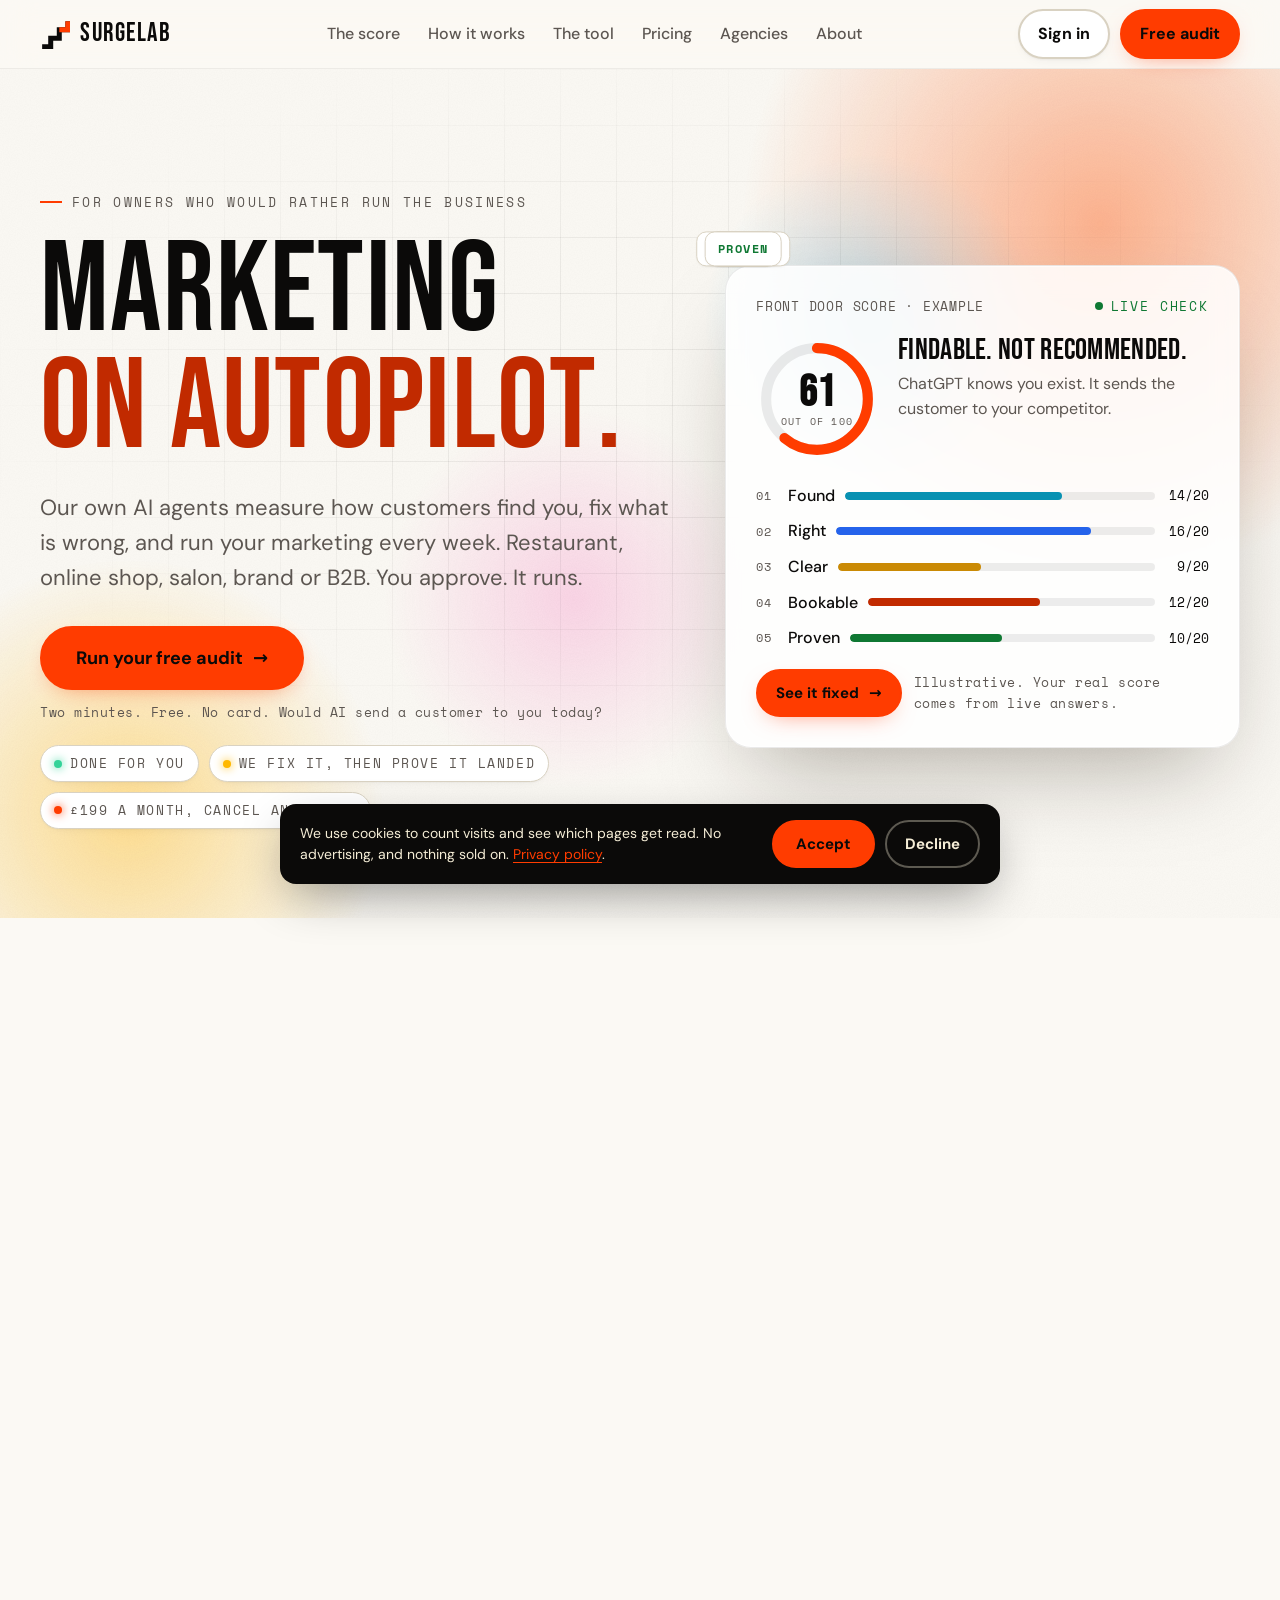
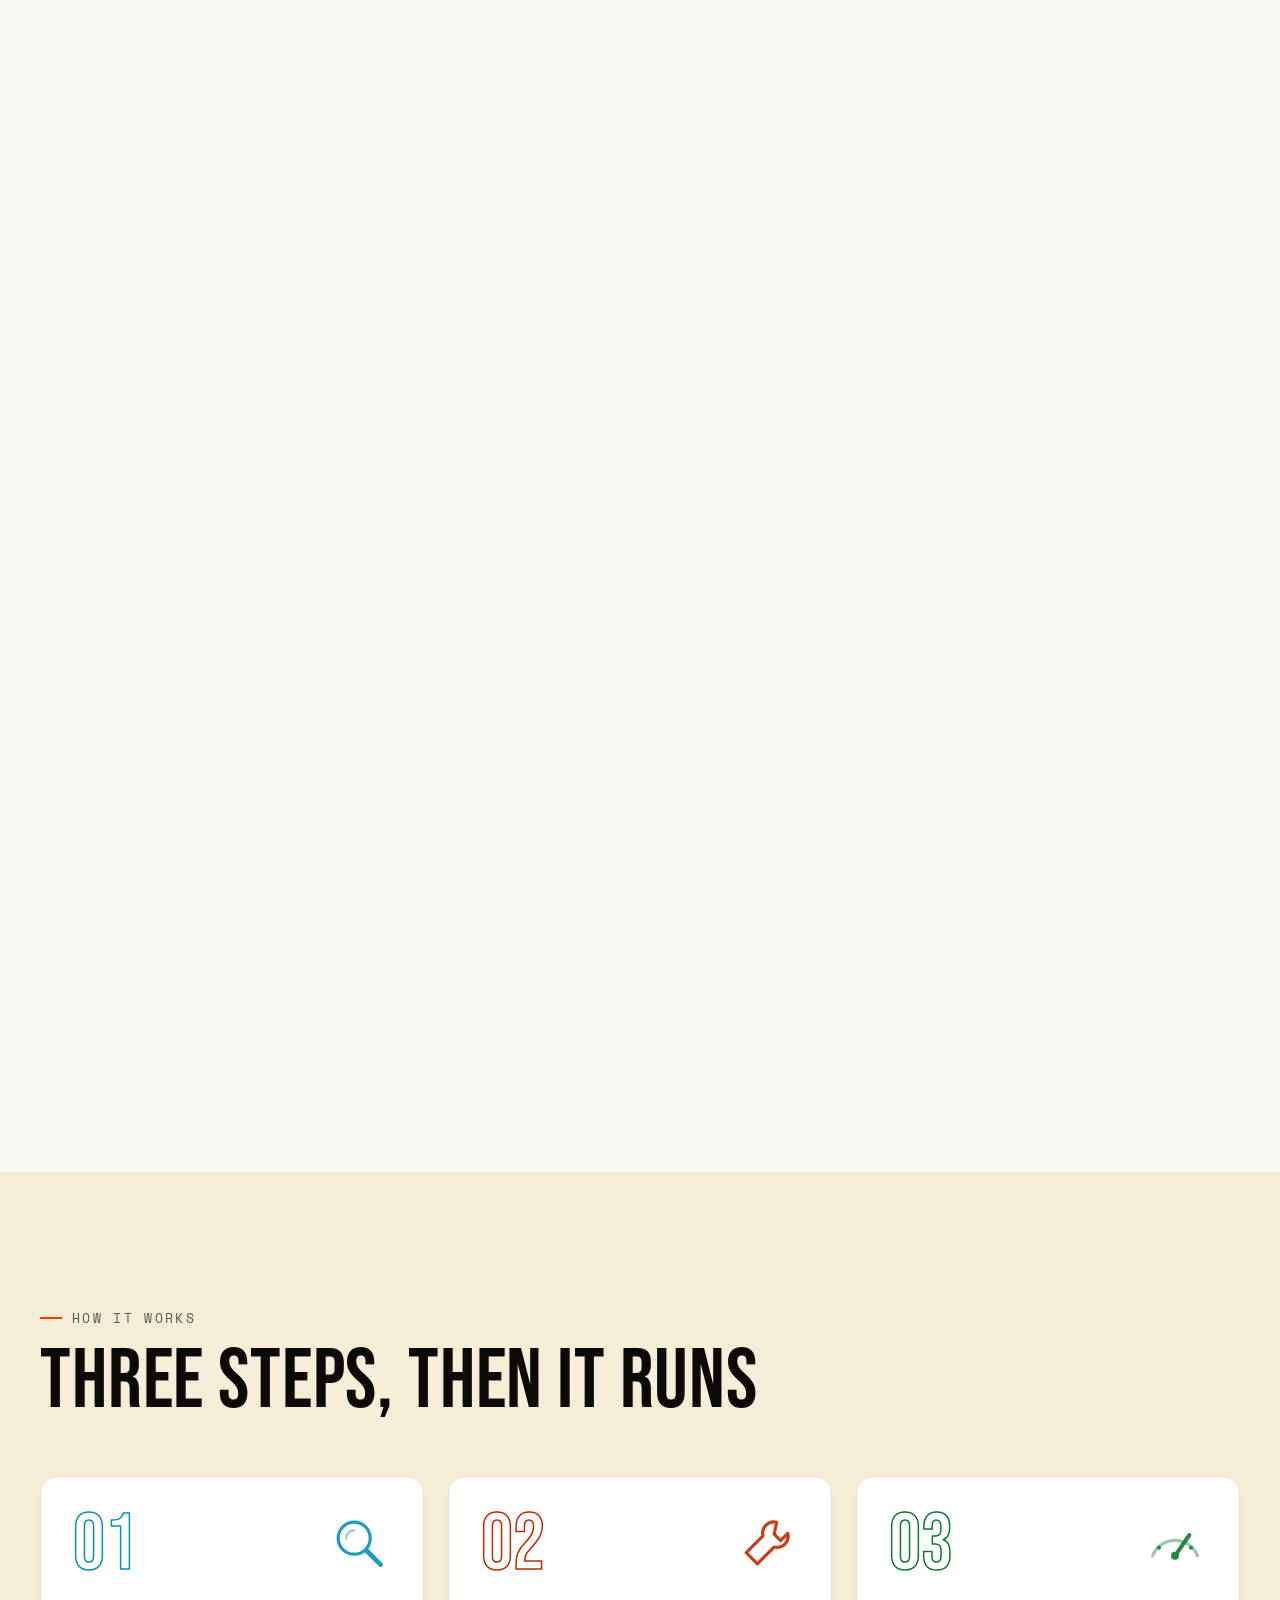
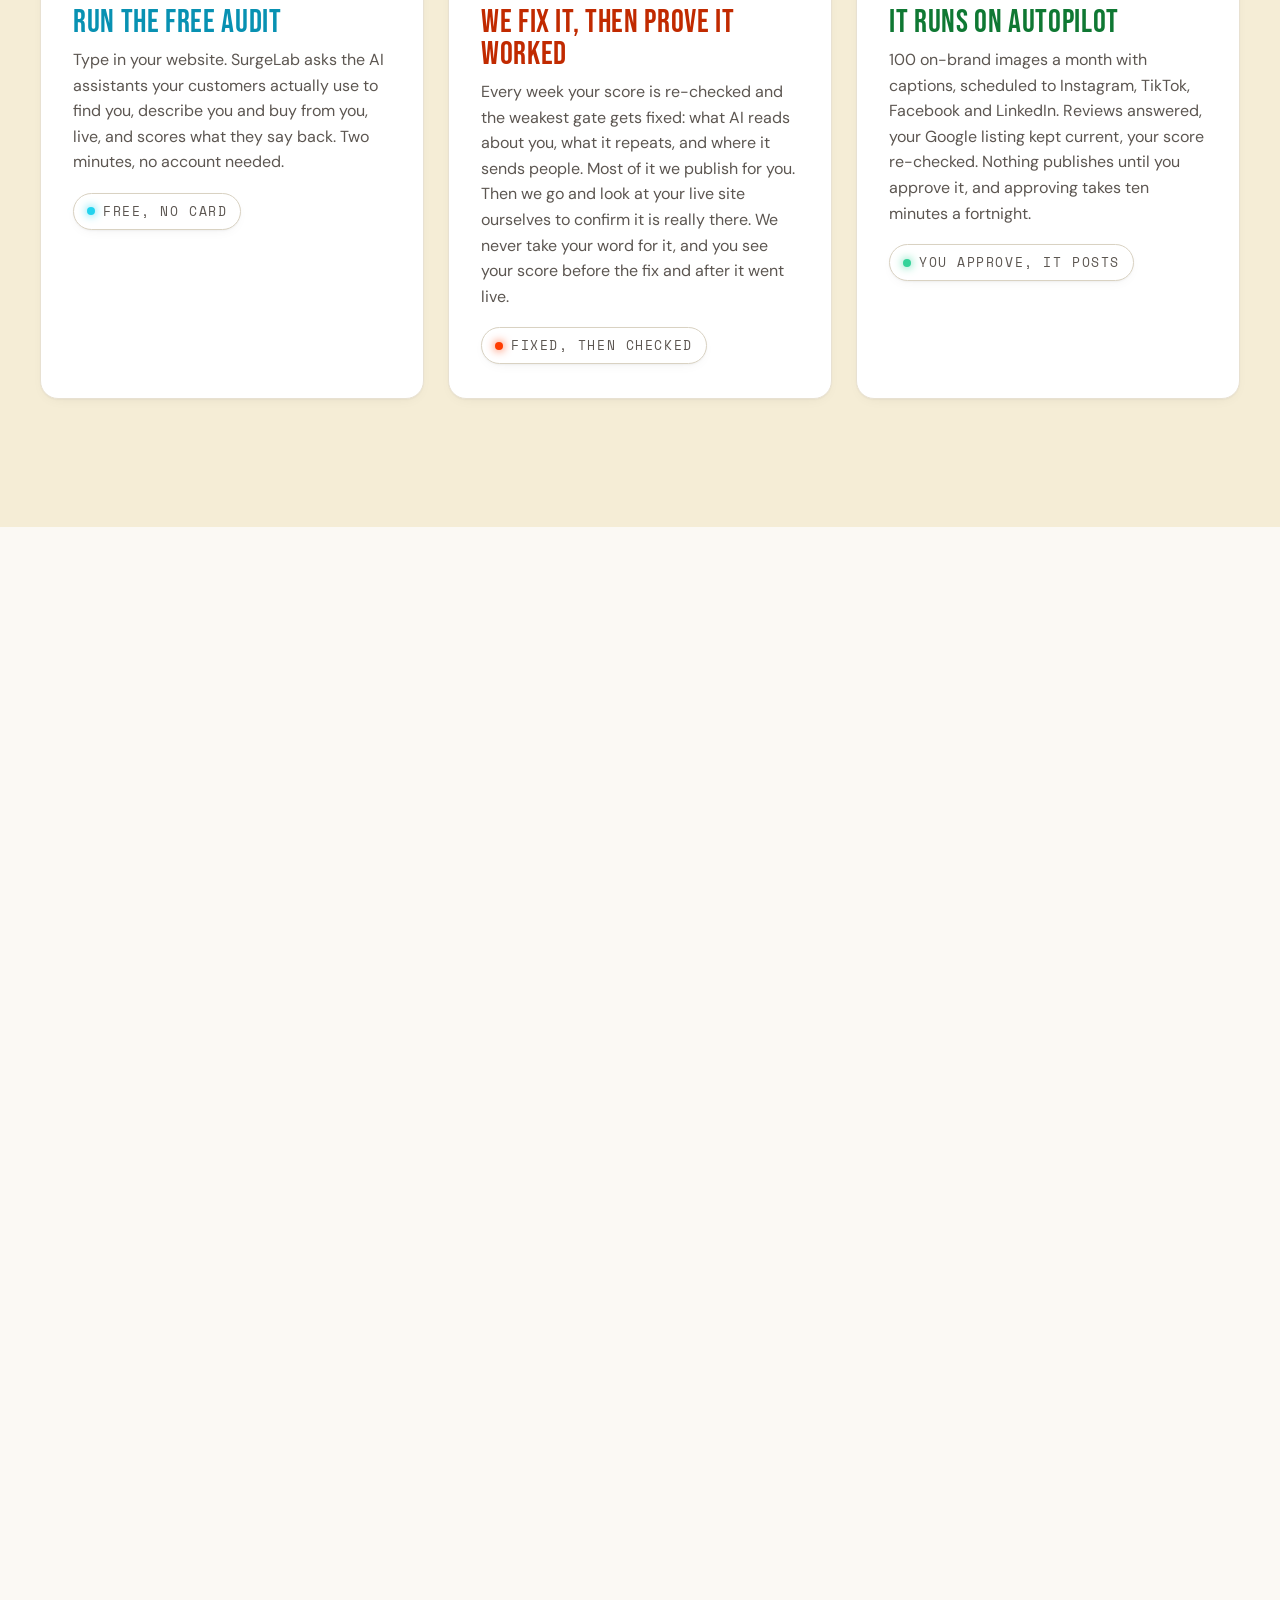
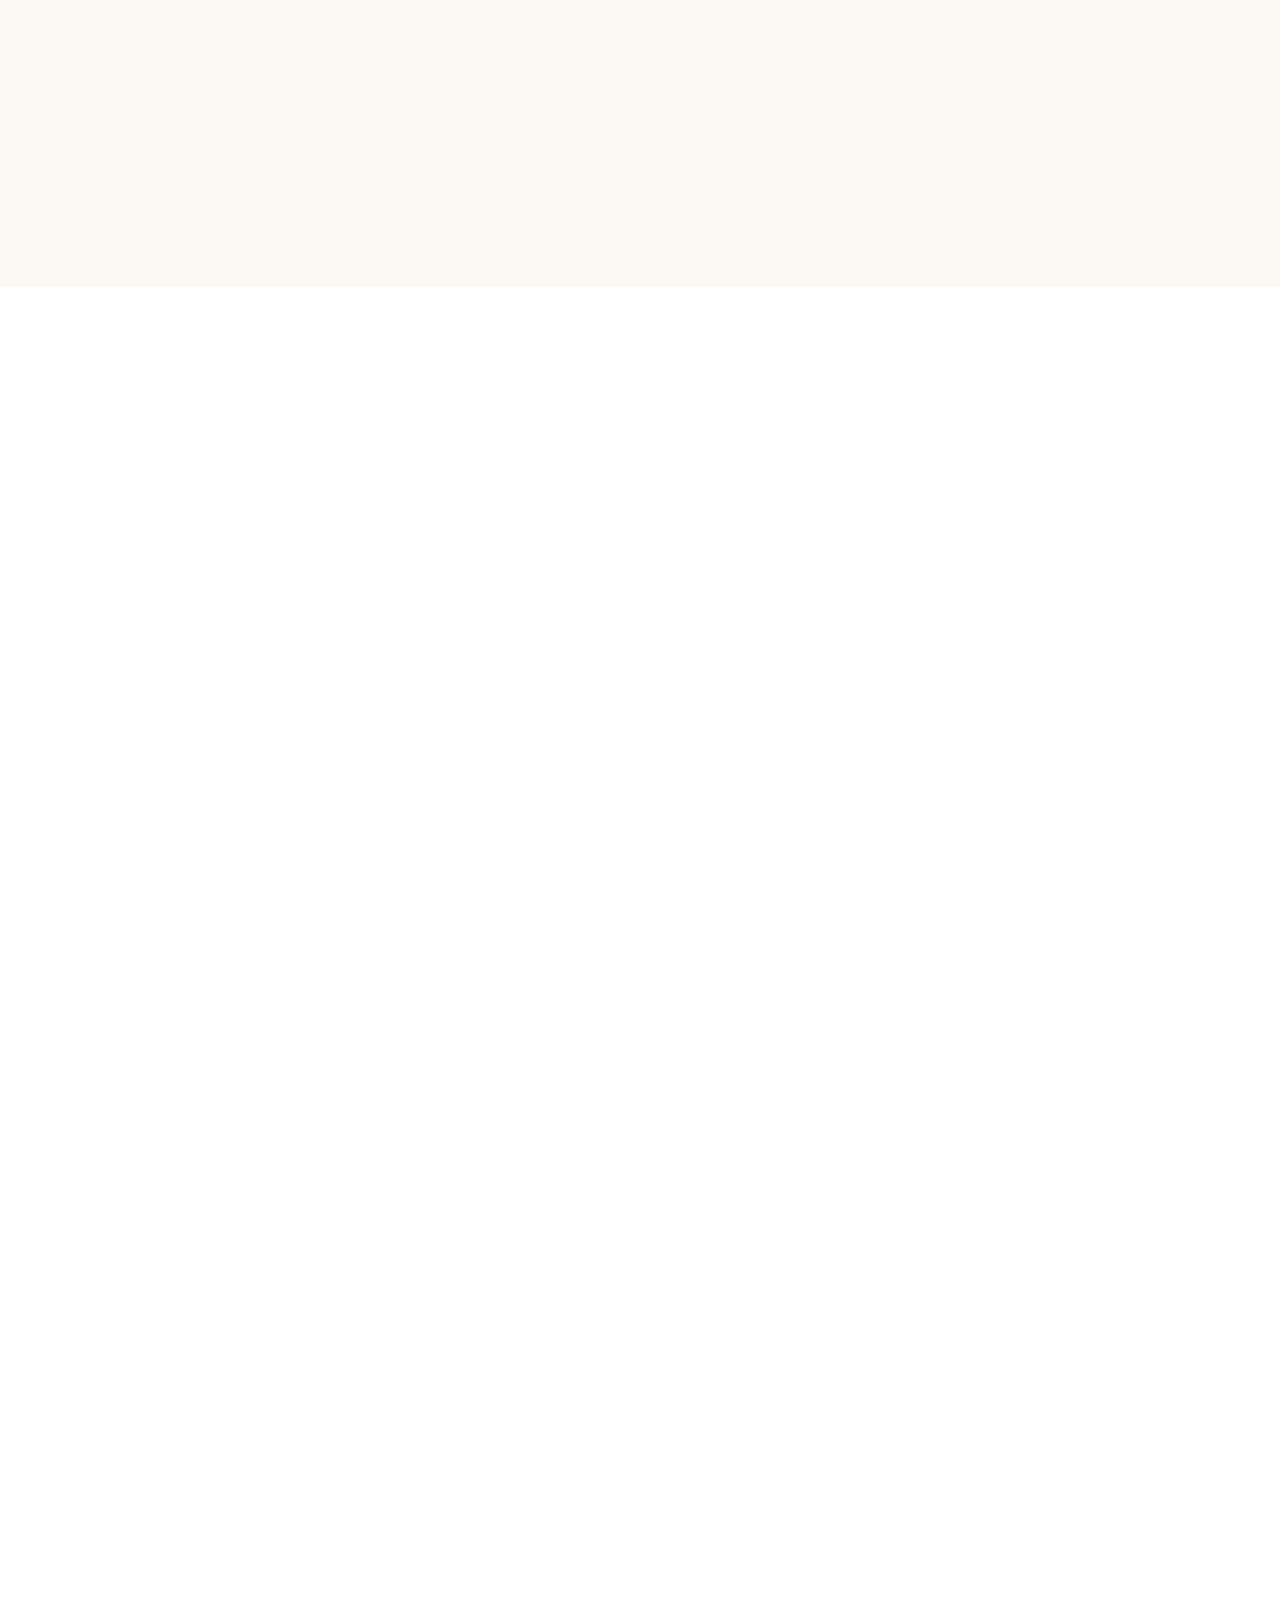
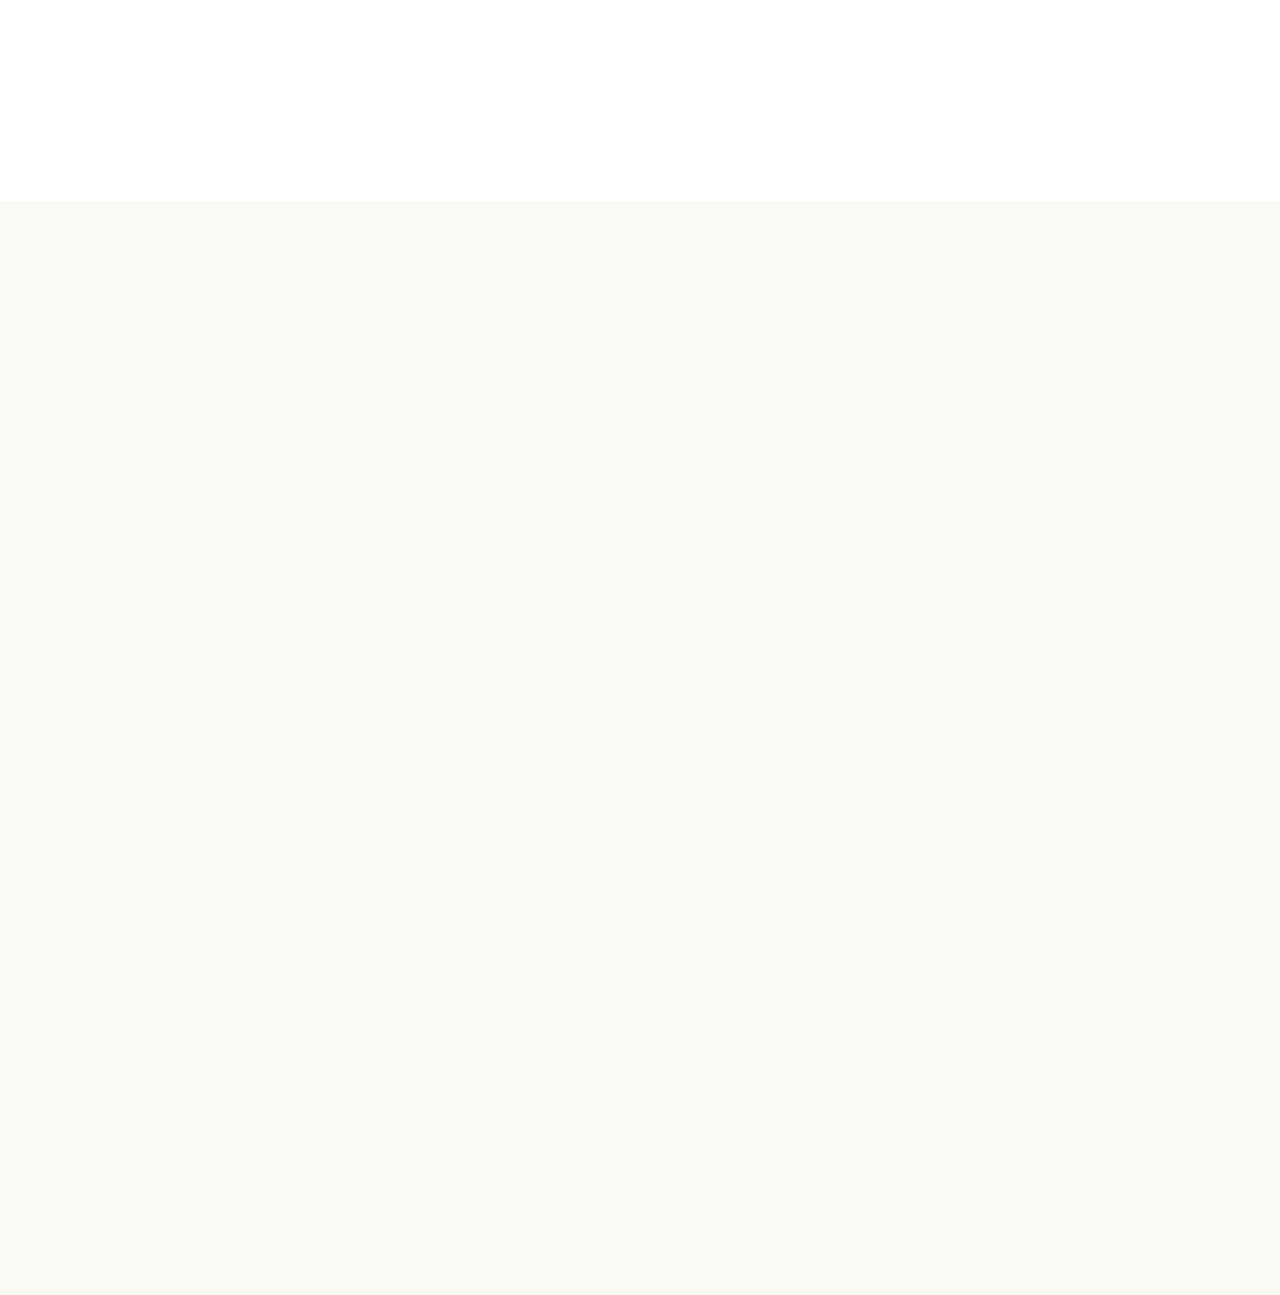
<file: index.html>
<!DOCTYPE html>
<html lang="en-GB">
<head>
  <meta charset="utf-8">
  <meta name="viewport" content="width=device-width, initial-scale=1">
  <title>SurgeLab | Marketing on autopilot for SMBs</title>
  <meta name="description" content="Marketing on autopilot. SurgeLab checks how ChatGPT, Gemini, Perplexity and Claude find you, fixes what is wrong and runs your marketing every week. Free audit.">
  <link rel="canonical" href="https://surgelab.co/">
  <link rel="llms-txt" href="/llms.txt" type="text/plain">
  <meta name="theme-color" content="#FBF9F4">
  <link rel="icon" href="/assets/img/favicon.svg" type="image/svg+xml">
  <link rel="apple-touch-icon" href="/assets/img/apple-touch-icon.png">
  <meta property="og:type" content="website">
  <meta property="og:site_name" content="SurgeLab">
  <meta property="og:title" content="Marketing on autopilot. Start with a free audit.">
  <meta property="og:description" content="Marketing on autopilot. SurgeLab checks how ChatGPT, Gemini, Perplexity and Claude find you, fixes what is wrong and runs your marketing every week. Free audit.">
  <meta property="og:url" content="https://surgelab.co/">
  <meta property="og:image" content="https://surgelab.co/assets/img/og-image.png">
  <meta property="og:image:width" content="1200">
  <meta property="og:image:height" content="630">
  <meta property="og:image:alt" content="SurgeLab. Would AI recommend you? Your Front Door score out of 100.">
  <meta name="twitter:card" content="summary_large_image">
  <meta name="twitter:title" content="Marketing on autopilot. Start with a free audit.">
  <meta name="twitter:description" content="Marketing on autopilot. SurgeLab checks how ChatGPT, Gemini, Perplexity and Claude find you, fixes what is wrong and runs your marketing every week. Free audit.">
  <meta name="twitter:image" content="https://surgelab.co/assets/img/og-image.png">
  <link rel="preload" href="/assets/fonts/bebas-neue-latin-400-normal.woff2" as="font" type="font/woff2" crossorigin>
  <link rel="preload" href="/assets/fonts/dm-sans-latin-400-normal.woff2" as="font" type="font/woff2" crossorigin>
  <script>if(!matchMedia("(prefers-reduced-motion: reduce)").matches)document.documentElement.classList.add("js-anime")</script>
  <!-- Google Analytics. Held off until the visitor accepts cookies. -->
  <script>
    window.dataLayer = window.dataLayer || [];
    function gtag(){dataLayer.push(arguments);}
    gtag('consent','default',{ad_storage:'denied',ad_user_data:'denied',ad_personalization:'denied',analytics_storage:'denied'});
    try{if(localStorage.getItem('sl-cookies')==='granted'){gtag('consent','update',{analytics_storage:'granted'});}}catch(e){}
    gtag('js',new Date());
    gtag('config','G-MWPDZ9F3QK');
  </script>
  <script async src="https://www.googletagmanager.com/gtag/js?id=G-MWPDZ9F3QK"></script>
  <link rel="stylesheet" href="/assets/css/site.min.css?v=f565749b">
  <script type="application/ld+json">{
"@context": "https://schema.org",
"@graph": [
{
"@type": "Organization",
"@id": "https://surgelab.co/#org",
"name": "SurgeLab",
"url": "https://surgelab.co/",
"logo": "https://surgelab.co/assets/img/icon-tile-dark.svg",
"email": "support@surgelab.co",
"description": "SurgeLab is marketing on autopilot for small and mid-sized businesses. Its AI agents check how ChatGPT, Gemini, Perplexity and Claude find, describe and recommend a business, fix what they get wrong, and run its marketing every week: posting, reviews, Google listing and a weekly score out of 100. The customer approves, SurgeLab runs it. Built in London, working with businesses anywhere.",
"address": {
"@type": "PostalAddress",
"addressLocality": "London",
"addressCountry": "GB"
},
"slogan": "Marketing on autopilot",
"foundingLocation": {
"@type": "Place",
"name": "London, United Kingdom"
},
"areaServed": "Worldwide",
"founder": {
"@type": "Person",
"@id": "https://surgelab.co/#james",
"name": "James Birnbaum",
"jobTitle": "Founder",
"worksFor": {
"@id": "https://surgelab.co/#org"
},
"sameAs": [
"https://www.linkedin.com/in/james-birnbaum/"
],
"url": "https://surgelab.co/about"
},
"contactPoint": [
{
"@type": "ContactPoint",
"contactType": "customer support",
"email": "support@surgelab.co",
"availableLanguage": "en",
"url": "https://surgelab.co/#consult"
}
],
"knowsAbout": [
"Generative engine optimisation",
"AI visibility for small and mid-sized businesses",
"Social media content",
"Review management",
"Google Business Profile"
],
"sameAs": [
"https://www.linkedin.com/company/surgelab-ai/"
]
},
{
"@type": "WebSite",
"@id": "https://surgelab.co/#website",
"url": "https://surgelab.co/",
"name": "SurgeLab",
"inLanguage": "en-GB",
"publisher": {
"@id": "https://surgelab.co/#org"
}
},
{
"@type": "WebPage",
"@id": "https://surgelab.co/#webpage",
"url": "https://surgelab.co/",
"name": "SurgeLab | Marketing on autopilot for SMBs",
"isPartOf": {
"@id": "https://surgelab.co/#website"
},
"about": {
"@id": "https://surgelab.co/#org"
},
"dateModified": "2026-09-07",
"inLanguage": "en-GB",
"speakable": {
"@type": "SpeakableSpecification",
"cssSelector": [
"#hero-title",
".hero .lede"
]
}
},
{
"@type": "Service",
"@id": "https://surgelab.co/#service",
"name": "Marketing on autopilot",
"serviceType": "AI-run marketing for small and mid-sized businesses",
"provider": {
"@id": "https://surgelab.co/#org"
},
"areaServed": "Worldwide",
"audience": {
"@type": "Audience",
"audienceType": "Small and mid-sized businesses: restaurants, online shops, salons, brands, trades and B2B"
},
"description": "SurgeLab measures how customers find a business through AI assistants, fixes what is wrong and runs its marketing every week. The customer approves; SurgeLab runs it.",
"hasOfferCatalog": {
"@type": "OfferCatalog",
"name": "SurgeLab services",
"itemListElement": [
{
"@type": "Offer",
"itemOffered": {
"@type": "Service",
"name": "Free AI audit",
"description": "A two-minute check of whether ChatGPT and Perplexity find, describe and recommend a business. Free, no card, no account.",
"provider": {
"@id": "https://surgelab.co/#org"
},
"url": "https://surgelab.co/audit"
}
},
{
"@type": "Offer",
"itemOffered": {
"@type": "Service",
"name": "Front Door plan",
"description": "Weekly score out of 100 with the weakest gate fixed and the fix then verified against the live site, showing the score before and after, 100 on-brand images a month scheduled to Instagram, TikTok, Facebook and LinkedIn, Google listing kept current, reviews answered. £199 a month or £2,149 a year, excluding VAT.",
"provider": {
"@id": "https://surgelab.co/#org"
},
"url": "https://surgelab.co/#pricing"
}
},
{
"@type": "Offer",
"itemOffered": {
"@type": "Service",
"name": "Video add-on",
"description": "Finished branded video clips with asset lock, so logo, products, colours and faces stay consistent in every frame. The best model for each shot is chosen automatically.",
"provider": {
"@id": "https://surgelab.co/#org"
},
"url": "https://surgelab.co/#video"
}
},
{
"@type": "Offer",
"itemOffered": {
"@type": "Service",
"name": "AI marketing team add-on",
"description": "A team of AI specialists, one for each part of your marketing. Priya manages them and is free on every plan. They draft; you approve.",
"provider": {
"@id": "https://surgelab.co/#org"
},
"url": "https://surgelab.co/#agents"
}
},
{
"@type": "Offer",
"itemOffered": {
"@type": "Service",
"name": "Agency partner programme",
"description": "Every client brand in one dashboard, pricing that scales with brand count, white-label available. Book a call for rates.",
"provider": {
"@id": "https://surgelab.co/#org"
},
"url": "https://surgelab.co/agencies"
}
},
{
"@type": "Offer",
"itemOffered": {
"@type": "Service",
"name": "AI consultancy",
"description": "Strategy days, team training and custom agents, delivered by the founder.",
"provider": {
"@id": "https://surgelab.co/#org"
},
"url": "https://surgelab.co/#consult"
}
}
]
}
},
{
"@type": "Product",
"@id": "https://surgelab.co/#front-door",
"name": "SurgeLab Front Door",
"description": "Your Front Door score re-checked every week with the fixes written for you, 100 on-brand images a month with captions scheduled to your channels, cancel any month. Prices exclude VAT.",
"brand": {
"@id": "https://surgelab.co/#org"
},
"url": "https://surgelab.co/#pricing",
"offers": [
{
"@type": "Offer",
"name": "Front Door, monthly",
"price": "199",
"priceCurrency": "GBP",
"url": "https://surgelab.co/audit",
"availability": "https://schema.org/InStock",
"priceSpecification": {
"@type": "UnitPriceSpecification",
"price": "199",
"priceCurrency": "GBP",
"valueAddedTaxIncluded": false,
"billingIncrement": 1,
"unitCode": "MON"
}
},
{
"@type": "Offer",
"name": "Front Door, annual",
"price": "2149",
"priceCurrency": "GBP",
"url": "https://surgelab.co/audit",
"availability": "https://schema.org/InStock",
"priceSpecification": {
"@type": "UnitPriceSpecification",
"price": "2149",
"priceCurrency": "GBP",
"valueAddedTaxIncluded": false,
"billingIncrement": 1,
"unitCode": "ANN"
}
}
]
},
{
"@type": "FAQPage",
"mainEntity": [
{
"@type": "Question",
"name": "What is SurgeLab?",
"acceptedAnswer": {
"@type": "Answer",
"text": "SurgeLab is marketing on autopilot for small and mid-sized businesses. Its AI agents check how ChatGPT, Gemini, Perplexity and Claude find and describe your business, fix what they get wrong, and run your marketing every week: posts, reviews, your Google listing and a score out of 100 you can watch move. You approve. It runs."
}
},
{
"@type": "Question",
"name": "Is this a marketing service or an AI tool?",
"acceptedAnswer": {
"@type": "Answer",
"text": "A marketing team that happens to run on AI. It gets you found, keeps you posting, answers your reviews and fixes what is wrong, every week. You sign in, approve what it made, and get on with your day. No account manager, no retainer, no meetings."
}
},
{
"@type": "Question",
"name": "How much does SurgeLab cost?",
"acceptedAnswer": {
"@type": "Answer",
"text": "One plan, Front Door: £199 a month, or £2,149 a year, which is 10% off. Prices exclude VAT. Cancel any month. Video and AI marketing agents are optional add-ons priced inside the tool. Agencies pay by brand count and book a call for their rate."
}
},
{
"@type": "Question",
"name": "Which AI assistants does SurgeLab check?",
"acceptedAnswer": {
"@type": "Answer",
"text": "ChatGPT, Gemini, Perplexity and Claude. The full tool asks all four every week, live, the way a customer would. The free two-minute audit asks two of them."
}
},
{
"@type": "Question",
"name": "What counts as an image?",
"acceptedAnswer": {
"@type": "Answer",
"text": "Any finished picture SurgeLab generates for your brand: a product shot, a lifestyle image or a branded avatar picture. Your plan includes 100 a month and the count resets on your billing date. Photos you upload yourself never count."
}
},
{
"@type": "Question",
"name": "What is a video credit?",
"acceptedAnswer": {
"@type": "Answer",
"text": "One credit makes one finished video. If a video fails, the credit comes straight back. Unused credits carry over while you subscribe, up to two months' worth. Video is an add-on, bought inside the app."
}
},
{
"@type": "Question",
"name": "Can I cancel?",
"acceptedAnswer": {
"@type": "Answer",
"text": "Yes, any month. Open Billing in the tool and press Manage billing. Annual plans run to the end of the year you paid for."
}
},
{
"@type": "Question",
"name": "Do prices include VAT?",
"acceptedAnswer": {
"@type": "Answer",
"text": "No. All prices shown exclude VAT, which is added at checkout where it applies."
}
},
{
"@type": "Question",
"name": "What happens to my data?",
"acceptedAnswer": {
"@type": "Answer",
"text": "Your brand data and generated content are kept while your account is active and deleted on request. We do not sell personal data, we do not run advertising cookies, and content sent to AI providers is used only to generate your content. Card details are handled by Stripe and never stored by SurgeLab."
}
},
{
"@type": "Question",
"name": "Does anything publish without my approval?",
"acceptedAnswer": {
"@type": "Answer",
"text": "No. Finished posts land in a review screen where you approve, reject or regenerate each one. Full automation is a switch you turn on yourself."
}
}
]
}
]
}</script>
</head>
<body>
<a class="skip-link" href="#main">Skip to content</a>

<header class="site-header">
  <div class="progress" aria-hidden="true"><i></i></div>
  <div class="container">
    <a class="logo" href="/" aria-label="SurgeLab home">
      <svg viewBox="0 0 84 84" aria-hidden="true" fill="none"><path d="M6 78H30V54H54V30H78V6" stroke="currentColor" stroke-width="14"/><path class="logo-tick" d="M54 30H78V6" stroke="#FF3C00" stroke-width="14"/></svg>
      <span>SurgeLab</span>
    </a>
    <nav class="nav" aria-label="Main">
      <a href="#score">The score</a>
      <a href="#how">How it works</a>
      <a href="#tool">The tool</a>
      <a href="#pricing">Pricing</a>
      <a href="/agencies">Agencies</a>
      <a href="/about">About</a>
    </nav>
    <div class="header-actions">
      <a class="btn btn-ghost btn-signin" href="https://socialtool.surgelab.co/login">Sign in</a>
      <a class="btn" href="/audit">Free audit</a>
      <button class="menu-btn" type="button" aria-expanded="false" aria-controls="mobile-nav" aria-label="Menu"><span></span></button>
    </div>
  </div>
  <div class="mobile-nav" id="mobile-nav">
    <div class="container">
      <ul>
        <li><a href="#score">The score</a></li>
        <li><a href="#how">How it works</a></li>
        <li><a href="#tool">The tool</a></li>
        <li><a href="#pricing">Pricing</a></li>
        <li><a href="/agencies">Agencies</a></li>
        <li><a href="/about">About</a></li>
        <li><a href="https://socialtool.surgelab.co/login">Sign in</a></li>
      </ul>
      <a class="btn" href="/audit">Run your free audit</a>
    </div>
  </div>
</header>

<main id="main">

  <!-- ============================================================ HERO -->
  <section class="hero" aria-labelledby="hero-title">
    <div class="mesh" aria-hidden="true">
      <div class="hero-layer" data-depth="0.16"><div class="blob blob-1"></div><div class="blob blob-4"></div></div>
      <div class="hero-layer" data-depth="0.08"><div class="blob blob-2"></div><div class="blob blob-3"></div></div>
      <div class="hero-layer grid-bg" data-depth="0.04"></div>
      <div class="noise"></div>
    </div>
    <div class="container hero-inner">
      <div>
        <p class="eyebrow hero-enter" style="--i:0">For owners who would rather run the business</p>
        <h1 id="hero-title" class="display h1"><span class="line"><span class="word"><span class="char" style="--i:0">M</span><span class="char" style="--i:1">a</span><span class="char" style="--i:2">r</span><span class="char" style="--i:3">k</span><span class="char" style="--i:4">e</span><span class="char" style="--i:5">t</span><span class="char" style="--i:6">i</span><span class="char" style="--i:7">n</span><span class="char" style="--i:8">g</span></span></span> <span class="line orange"><span class="word"><span class="char" style="--i:10">o</span><span class="char" style="--i:11">n</span></span> <span class="word"><span class="char" style="--i:13">a</span><span class="char" style="--i:14">u</span><span class="char" style="--i:15">t</span><span class="char" style="--i:16">o</span><span class="char" style="--i:17">p</span><span class="char" style="--i:18">i</span><span class="char" style="--i:19">l</span><span class="char" style="--i:20">o</span><span class="char" style="--i:21">t</span><span class="char" style="--i:22">.</span></span></span></h1>
        <p class="lede hero-enter" style="--i:1">Our own AI agents measure how customers find you, fix what is wrong, and run your marketing every week. Restaurant, online shop, salon, brand or B2B. You approve. It runs.</p>
        <div class="btn-row hero-enter" style="--i:2">
          <a class="btn btn-lg btn-shimmer" href="/audit">Run your free audit <span class="arrow" aria-hidden="true">&rarr;</span></a>
        </div>
        <p class="btn-note hero-enter" style="--i:3; margin-top: 12px">Two minutes. Free. No card. Would AI send a customer to you today?</p>
        <div class="hero-sub hero-enter" style="--i:4">
          <span class="chip" style="--accent: var(--green)"><i class="dot"></i>Done for you</span>
          <span class="chip" style="--accent: var(--amber)"><i class="dot"></i>We fix it, then prove it landed</span>
          <span class="chip"><i class="dot"></i>£199 a month, cancel any month</span>
        </div>
      </div>

      <div style="position: relative">
        <div class="orbit" aria-hidden="true">
          <span class="orb-chip" style="--i:0; --f: var(--gate-found)"><b>Found</b></span>
          <span class="orb-chip" style="--i:1; --f: var(--gate-right)"><b>Right</b></span>
          <span class="orb-chip" style="--i:2; --f: var(--gate-clear)"><b>Clear</b></span>
          <span class="orb-chip" style="--i:3; --f: var(--gate-bookable)"><b>Bookable</b></span>
          <span class="orb-chip" style="--i:4; --f: var(--gate-proven)"><b>Proven</b></span>
        </div>
        <div class="hud" data-score="61" role="group" aria-label="Example Front Door score">
          <div class="hud-top">
            <span class="mono muted">FRONT DOOR SCORE &middot; EXAMPLE</span>
            <span class="live"><i></i>LIVE CHECK</span>
          </div>
          <div class="hud-score">
            <div class="ring">
              <svg viewBox="0 0 120 120" aria-hidden="true"><circle class="track" cx="60" cy="60" r="50"/><circle class="bar" cx="60" cy="60" r="50"/></svg>
              <div class="num"><b>0</b><small>OUT OF 100</small></div>
            </div>
            <div class="hud-verdict">
              <div class="display" data-before="Findable. Not recommended." data-after="Found. Right. Recommended.">Findable. Not recommended.</div>
              <p data-before="ChatGPT knows you exist. It sends the customer to your competitor." data-after="ChatGPT names you, quotes your prices, and sends the customer to you.">ChatGPT knows you exist. It sends the customer to your competitor.</p>
            </div>
          </div>
          <ol class="gates" aria-label="The five gates">
            <li class="gate" style="--g: var(--gate-found)"><span class="k">01</span><span class="name">Found <span class="bar"><i data-pts="14" data-fixed="19"></i></span></span><span class="pts">14/20</span></li>
            <li class="gate" style="--g: var(--gate-right)"><span class="k">02</span><span class="name">Right <span class="bar"><i data-pts="16" data-fixed="18"></i></span></span><span class="pts">16/20</span></li>
            <li class="gate" style="--g: var(--gate-clear)"><span class="k">03</span><span class="name">Clear <span class="bar"><i data-pts="9" data-fixed="17"></i></span></span><span class="pts">9/20</span></li>
            <li class="gate" style="--g: var(--gate-bookable)"><span class="k">04</span><span class="name">Bookable <span class="bar"><i data-pts="12" data-fixed="20"></i></span></span><span class="pts">12/20</span></li>
            <li class="gate" style="--g: var(--gate-proven)"><span class="k">05</span><span class="name">Proven <span class="bar"><i data-pts="10" data-fixed="20"></i></span></span><span class="pts">10/20</span></li>
          </ol>
          <div class="hud-actions"><button type="button" class="btn fixbtn" data-fixed="94">See it fixed <span class="arrow" aria-hidden="true">&rarr;</span></button><span class="hud-foot">Illustrative. Your real score comes from live answers.</span></div>
        </div>
      </div>
    </div>
  </section>

  <!-- ======================================================= THE SCORE -->
  <section class="section" id="score" aria-labelledby="score-title">
    <div class="container">
      <div class="section-head" data-reveal>
        <p class="eyebrow">The problem</p>
        <h2 id="score-title" class="display h2">You did not start a business to do marketing.</h2>
        <p class="lede">Search, social, reviews, your Google listing, and now the AI assistants nearly half your customers ask first. Five things decide whether they end up with you. We call the total your <strong>Front Door score</strong>: one number out of 100 for how easily a customer can find you, understand you and buy from you. SurgeLab scores each of the five, fixes the weakest, and shows you the number moving.</p>
      </div>
      <div class="journey" aria-hidden="true" data-reveal>
        <svg viewBox="0 0 1000 150" class="doors">
          <path class="path" d="M20 110 H980" />
          <g class="walker"><circle cx="0" cy="0" r="9"/><path d="M0 9v20M-10 40l10-11 10 11M-9 20h18" /></g>
          <g class="door" style="--dc: var(--gate-found)" transform="translate(150 40)"><rect class="frame" x="-30" y="0" width="60" height="70" rx="6"/><rect class="leaf" x="-26" y="4" width="52" height="66" rx="4"/><circle class="knob" cx="16" cy="40" r="3"/><text x="0" y="-12">FOUND</text></g><g class="door" style="--dc: var(--gate-right)" transform="translate(325 40)"><rect class="frame" x="-30" y="0" width="60" height="70" rx="6"/><rect class="leaf" x="-26" y="4" width="52" height="66" rx="4"/><circle class="knob" cx="16" cy="40" r="3"/><text x="0" y="-12">RIGHT</text></g><g class="door" style="--dc: var(--gate-clear)" transform="translate(500 40)"><rect class="frame" x="-30" y="0" width="60" height="70" rx="6"/><rect class="leaf" x="-26" y="4" width="52" height="66" rx="4"/><circle class="knob" cx="16" cy="40" r="3"/><text x="0" y="-12">CLEAR</text></g><g class="door" style="--dc: var(--gate-bookable)" transform="translate(675 40)"><rect class="frame" x="-30" y="0" width="60" height="70" rx="6"/><rect class="leaf" x="-26" y="4" width="52" height="66" rx="4"/><circle class="knob" cx="16" cy="40" r="3"/><text x="0" y="-12">BOOKABLE</text></g><g class="door" style="--dc: var(--gate-proven)" transform="translate(850 40)"><rect class="frame" x="-30" y="0" width="60" height="70" rx="6"/><rect class="leaf" x="-26" y="4" width="52" height="66" rx="4"/><circle class="knob" cx="16" cy="40" r="3"/><text x="0" y="-12">PROVEN</text></g>
          <text class="end" x="980" y="135">£</text>
        </svg>
      </div>
      <div class="vertical-pick" data-reveal>
        <span class="mono muted">Show me the example for a</span>
        <div class="seg seg-vertical" data-mode="restaurant" role="group" aria-label="Business type">
          <span class="pill" aria-hidden="true"></span>
          <button type="button" data-mode="restaurant" aria-pressed="true">Restaurant</button>
          <button type="button" data-mode="shop" aria-pressed="false">Online shop</button>
          <button type="button" data-mode="salon" aria-pressed="false">Salon</button>
          <button type="button" data-mode="b2b" aria-pressed="false">B2B</button>
        </div>
      </div>
      <div class="grid grid-5" data-stagger="center">
        <article class="card card-accent gate-card" style="--accent: var(--cyan); --accent-ink: var(--gate-found)">
          <span class="badge" aria-hidden="true">1</span>
          <h3>Found</h3>
          <p class="q">Does AI know you exist?</p>
          <p data-v data-restaurant="Someone wants a table tonight. Are you on the list, or the place next door?" data-shop="Someone asks which brand to buy. Are you in the answer, or three rivals?" data-salon="Someone wants a stylist nearby. Are you named, or somebody else?" data-b2b="A buyer asks who supplies this. Are you shortlisted, or invisible?">Someone wants a table tonight. Are you on the list, or the place next door?</p>
          <div class="xp"><div class="bar"><i data-fill="70" style="--d: 0ms" data-fixed-fill="95"></i></div><div class="lbl"><span class="lbl-now">Named in answers</span><span class="lbl-fixed">After fixing</span><span class="pts-now">14/20</span><span class="pts-fixed">19/20</span></div></div>
        </article>
        <article class="card card-accent gate-card" style="--accent: var(--blue); --accent-ink: var(--gate-right)">
          <span class="badge" aria-hidden="true">2</span>
          <h3>Right</h3>
          <p class="q">Is what AI says about you true?</p>
          <p data-v data-restaurant="Old hours, old address, a dish you dropped. AI repeats what it last read." data-shop="An old price, a range you dropped, last year's returns policy. AI repeats what it last read." data-salon="Old opening times, a stylist who left, last year's prices. AI repeats what it last read." data-b2b="An old product list, the wrong contact, a lapsed certificate. AI repeats what it last read.">Old hours, old address, a dish you dropped. AI repeats what it last read.</p>
          <div class="xp"><div class="bar"><i data-fill="80" style="--d: 120ms" data-fixed-fill="90"></i></div><div class="lbl"><span class="lbl-now">Facts confirmed</span><span class="lbl-fixed">After fixing</span><span class="pts-now">16/20</span><span class="pts-fixed">18/20</span></div></div>
        </article>
        <article class="card card-accent gate-card" style="--accent: var(--amber); --accent-ink: var(--gate-clear)">
          <span class="badge" aria-hidden="true">3</span>
          <h3>Clear</h3>
          <p class="q">Can AI answer what's on and what it costs?</p>
          <p data-v data-restaurant="A menu locked in a PDF is invisible. No price, no recommendation." data-shop="Prices only inside product images. No price, no recommendation." data-salon="A price list posted as a photo. No price, no recommendation." data-b2b="Pricing on request. The assistant moves on to someone who says.">A menu locked in a PDF is invisible. No price, no recommendation.</p>
          <div class="xp"><div class="bar"><i data-fill="45" style="--d: 240ms" data-fixed-fill="85"></i></div><div class="lbl"><span class="lbl-now">Prices readable</span><span class="lbl-fixed">After fixing</span><span class="pts-now">9/20</span><span class="pts-fixed">17/20</span></div></div>
        </article>
        <article class="card card-accent gate-card" style="--accent: var(--orange); --accent-ink: var(--gate-bookable)">
          <span class="badge" aria-hidden="true">4</span>
          <h3>Bookable</h3>
          <p class="q">Can a customer buy or book?</p>
          <p data-v data-restaurant="We ask an assistant to book a table, live, and record what happens." data-shop="We ask an assistant to buy, live, and record whose checkout it reaches." data-salon="We ask an assistant to book an appointment, live, and record what happens." data-b2b="We ask an assistant to request a quote, live, and record where it lands.">We ask an assistant to book a table, live, and record what happens.</p>
          <div class="xp"><div class="bar"><i data-fill="60" style="--d: 360ms" data-fixed-fill="100"></i></div><div class="lbl"><span class="lbl-now">Orders and bookings</span><span class="lbl-fixed">After fixing</span><span class="pts-now">12/20</span><span class="pts-fixed">20/20</span></div></div>
        </article>
        <article class="card card-accent gate-card" style="--accent: var(--green); --accent-ink: var(--gate-proven)">
          <span class="badge" aria-hidden="true">5</span>
          <h3>Proven</h3>
          <p class="q">Did it turn into money?</p>
          <p data-v data-restaurant="Tracked links count the covers that came from AI. Not a guess." data-shop="Tracked links count the orders that came from AI. Not a guess." data-salon="Tracked links count the appointments that came from AI. Not a guess." data-b2b="Tracked links count the enquiries that came from AI. Not a guess.">Tracked links count the covers that came from AI. Not a guess.</p>
          <div class="xp"><div class="bar"><i data-fill="50" style="--d: 480ms" data-fixed-fill="100"></i></div><div class="lbl"><span class="lbl-now">Visits from AI</span><span class="lbl-fixed">After fixing</span><span class="pts-now">10/20</span><span class="pts-fixed">20/20</span></div></div>
        </article>
      </div>
      <div class="total-line" data-reveal>
        <span>Total</span><b><span data-count="61">0</span> / 100</b><span>Example score. Hover a card to see what fixing it does. Yours comes from live answers.</span>
      </div>
    </div>
  </section>

  <section class="section" id="proof" aria-labelledby="proof-title">
    <div class="container">
      <div class="section-head" data-reveal>
        <p class="eyebrow">The proof</p>
        <h2 id="proof-title" class="display h2">We measured it. Here is what we found.</h2>
        <p class="lede">Real answers about real businesses we track. The denominator is always shown, because a rate without one is a guess.</p>
      </div>
      <div class="grid grid-3" data-stagger="first">
        <article class="card card-accent stat" style="--accent: var(--orange); --accent-ink: var(--orange-ink)">
          <div class="big"><span data-count="91" data-suffix="%">0%</span></div>
          <p>of AI answers about the businesses we track named a competitor.</p>
          <div class="src">Source: SurgeLab data, 654 AI answers, August 2026</div>
        </article>
        <article class="card card-accent stat" style="--accent: var(--amber); --accent-ink: var(--amber-ink)">
          <div class="big"><span data-count="25" data-suffix="%">0%</span></div>
          <p>of those same answers named the business itself. One time in four.</p>
          <div class="src">Source: the same 654 answers</div>
        </article>
        <article class="card card-accent stat" style="--accent: var(--green); --accent-ink: var(--green-ink)">
          <div class="big"><span data-count="3">0</span> <small>of 373</small></div>
          <p>times AI quoted a source about our clients, the source was the client's own website. The other 370 were somebody else's page.</p>
          <div class="src">Source: SurgeLab data, every citation across tracked brands, August 2026</div>
        </article>
      </div>
    </div>
  </section>

  <!-- ======================================================== RESEARCH -->
  <section class="section-tight" aria-labelledby="research-title">
    <div class="container">
      <div class="research-strip" data-reveal>
        <p class="eyebrow" id="research-title">We publish what we measure</p>
        <div class="post-list mini-list">
          <a class="post-card mini" href="/blog/ai-names-your-competitor">
            <img class="post-thumb" src="/assets/img/og-blog-competitor.png" width="1200" height="630" loading="lazy" decoding="async" alt="">
            <span class="mini-body">
              <span class="kicker">Our own data</span>
              <h3>AI does not mention you in 3 answers out of 4</h3>
            </span>
          </a>
          <a class="post-card mini" href="/blog/how-people-find-businesses-now">
            <img class="post-thumb" src="/assets/img/og-blog-ai-search.png" width="1200" height="630" loading="lazy" decoding="async" alt="">
            <span class="mini-body">
              <span class="kicker">The shift</span>
              <h3>45% now use AI to find a local business</h3>
            </span>
          </a>
          <a class="mini-all" href="/blog">All research <span class="arrow" aria-hidden="true">&rarr;</span></a>
        </div>
      </div>
    </div>
  </section>

  <!-- ==================================================== HOW IT WORKS -->
  <section class="section how section-tint" id="how" aria-labelledby="how-title">
    <div class="how-sticky">
      <div class="container">
        <div class="section-head" data-reveal>
          <p class="eyebrow">How it works</p>
          <h2 id="how-title" class="display h2">Three steps, then it runs</h2>
        </div>
        <div class="how-track">
          <article class="card card-accent step" style="--accent: var(--cyan); --accent-ink: var(--cyan-ink)" data-reveal>
            <div class="step-top"><div class="n">01</div><svg class="ill" viewBox="0 0 80 80" aria-hidden="true"><circle cx="34" cy="34" r="20" fill="none" stroke="currentColor" stroke-width="4"/><path d="M49 49l18 18" stroke="currentColor" stroke-width="6" stroke-linecap="round"/><path d="M24 34a10 10 0 0 1 10-10" fill="none" stroke="currentColor" stroke-width="3" stroke-linecap="round" opacity=".5"/></svg></div>
            <h3>Run the free audit</h3>
            <p>Type in your website. SurgeLab asks the AI assistants your customers actually use to find you, describe you and buy from you, live, and scores what they say back. Two minutes, no account needed.</p>
            <div class="tag-row"><span class="chip" style="--accent: var(--cyan)"><i class="dot"></i>Free, no card</span></div>
          </article>
          <article class="card card-accent step" style="--accent: var(--orange); --accent-ink: var(--orange-ink); --d: 120ms" data-reveal>
            <div class="step-top"><div class="n">02</div><svg class="ill" viewBox="0 0 80 80" aria-hidden="true"><path d="M52 14a14 14 0 0 0-17 17L14 52l14 14 21-21a14 14 0 0 0 17-17l-9 9-8-8z" fill="none" stroke="currentColor" stroke-width="4" stroke-linejoin="round"/></svg></div>
            <h3>We fix it, then prove it worked</h3>
            <p>Every week your score is re-checked and the weakest gate gets fixed: what AI reads about you, what it repeats, and where it sends people. Most of it we publish for you. Then we go and look at your live site ourselves to confirm it is really there. We never take your word for it, and you see your score before the fix and after it went live.</p>
            <div class="tag-row"><span class="chip"><i class="dot"></i>Fixed, then checked</span></div>
          </article>
          <article class="card card-accent step" style="--accent: var(--green); --accent-ink: var(--green-ink); --d: 240ms" data-reveal>
            <div class="step-top"><div class="n">03</div><svg class="ill" viewBox="0 0 80 80" aria-hidden="true"><path d="M12 56a30 30 0 0 1 56 0" fill="none" stroke="currentColor" stroke-width="4" stroke-linecap="round" opacity=".45"/><path d="M40 56L58 30" stroke="currentColor" stroke-width="5" stroke-linecap="round"/><circle cx="40" cy="56" r="5" fill="currentColor"/><circle cx="20" cy="46" r="2.5" fill="currentColor"/><circle cx="60" cy="46" r="2.5" fill="currentColor"/></svg></div>
            <h3>It runs on autopilot</h3>
            <p>100 on-brand images a month with captions, scheduled to Instagram, TikTok, Facebook and LinkedIn. Reviews answered, your Google listing kept current, your score re-checked. Nothing publishes until you approve it, and approving takes ten minutes a fortnight.</p>
            <div class="tag-row"><span class="chip" style="--accent: var(--green)"><i class="dot"></i>You approve, it posts</span></div>
          </article>
        </div>
        <div class="how-progress" aria-hidden="true"><i></i></div>
      </div>
    </div>
  </section>

  <!-- ======================================================= STATEMENT -->

  <!-- ======================================================== THE TOOL -->
  <section class="section" id="tool" aria-labelledby="tool-title">
    <div class="container">
      <div class="section-head center" data-reveal>
        <h2 id="tool-title" class="display h2">What you see when you sign in</h2>
        <p class="lede">Your score, the customers AI sent you, and what your team did this week. You approve the posts. Everything else already happened.</p>
      </div>
      <div class="demo-wrap" data-reveal="scale">
        <div class="demo-glow" aria-hidden="true"></div>
        <div class="window" role="img" aria-label="A demo of the SurgeLab dashboard: Front Door score 79, visits from AI assistants rising over twelve weeks, named in answers by engine, who gets quoted, and this week's agent activity.">
          <div class="window-bar" aria-hidden="true"><i></i><i></i><i></i><span class="url">socialtool.surgelab.co/front-door</span><span class="demo-tag">DEMO DATA</span></div>
          <div class="window-body">
            <div class="panel panel-tall">
              <h3 class="ph">Visits from AI assistants <span>12 weeks</span></h3>
              <div class="big"><span data-count="1284">0</span> <span class="delta">&uarr; 212% vs first month</span></div>
              <svg class="chart" viewBox="0 0 320 170" aria-hidden="true">
                <defs><linearGradient id="areaGrad" x1="0" x2="0" y1="0" y2="1"><stop offset="0" stop-color="#ff3c00" stop-opacity="0.28"/><stop offset="1" stop-color="#ff3c00" stop-opacity="0"/></linearGradient></defs>
                <line class="grid-line" x1="30" x2="316" y1="30" y2="30"/><line class="grid-line" x1="30" x2="316" y1="70" y2="70"/><line class="grid-line" x1="30" x2="316" y1="110" y2="110"/><line class="grid-line" x1="30" x2="316" y1="150" y2="150"/>
                <text x="0" y="34">200</text><text x="0" y="74">150</text><text x="0" y="114">100</text><text x="4" y="154">50</text>
                <path class="area" d="M30 138 L56 132 L82 134 L108 124 L134 118 L160 104 L186 96 L212 80 L238 72 L264 58 L290 46 L316 34 L316 150 L30 150 Z"/>
                <path class="line" d="M30 138 L56 132 L82 134 L108 124 L134 118 L160 104 L186 96 L212 80 L238 72 L264 58 L290 46 L316 34"/>
                <circle class="pt" cx="316" cy="34" r="5"/>
                <text x="30" y="166">Wk 1</text><text x="160" y="166">Wk 6</text><text x="296" y="166">Wk 12</text>
              </svg>
              <div class="gate-strip" aria-hidden="true"><div style="--c: var(--gate-found)"></div><div style="--c: var(--gate-right)"></div><div style="--c: var(--gate-clear)"></div><div style="--c: var(--gate-bookable)"></div><div style="--c: var(--gate-proven)"></div></div>
              <div class="lbls" aria-hidden="true"><span>Found</span><span>Right</span><span>Clear</span><span>Bookable</span><span>Proven</span></div>
            </div>
            <div class="panel">
              <h3 class="ph">Front Door score <span>this week</span></h3>
              <div class="big"><span data-count="79">0</span><span class="muted" style="font-size: 0.5em">/100</span> <span class="delta">&uarr; 18 since first check</span></div>
              <div class="bars" style="margin-top: 10px">
                <div class="brow"><span>Found</span><span class="b"><i style="--c: var(--gate-found); --d: 0ms" data-fill="85"></i></span><span class="v">17/20</span></div>
                <div class="brow"><span>Right</span><span class="b"><i style="--c: var(--gate-right); --d: 80ms" data-fill="90"></i></span><span class="v">18/20</span></div>
                <div class="brow"><span>Clear</span><span class="b"><i style="--c: var(--gate-clear); --d: 160ms" data-fill="75"></i></span><span class="v">15/20</span></div>
                <div class="brow"><span>Bookable</span><span class="b"><i style="--c: var(--gate-bookable); --d: 240ms" data-fill="80"></i></span><span class="v">16/20</span></div>
                <div class="brow"><span>Proven</span><span class="b"><i style="--c: var(--gate-proven); --d: 320ms" data-fill="65"></i></span><span class="v">13/20</span></div>
              </div>
            </div>
            <div class="panel">
              <h3 class="ph">Named in answers <span>by engine</span></h3>
              <div class="bars">
                <div class="brow"><span>ChatGPT</span><span class="b"><i style="--c: var(--cyan-ink); --d: 0ms" data-fill="72"></i></span><span class="v">36/50</span></div>
                <div class="brow"><span>Gemini</span><span class="b"><i style="--c: var(--blue-ink); --d: 80ms" data-fill="58"></i></span><span class="v">29/50</span></div>
                <div class="brow"><span>Perplexity</span><span class="b"><i style="--c: var(--orange-ink); --d: 160ms" data-fill="80"></i></span><span class="v">40/50</span></div>
                <div class="brow"><span>Claude</span><span class="b"><i style="--c: var(--green-ink); --d: 240ms" data-fill="64"></i></span><span class="v">32/50</span></div>
              </div>
            </div>
            <div class="panel">
              <h3 class="ph">Who gets quoted <span>412 citations</span></h3>
              <div class="donut">
                <svg viewBox="0 0 100 100" width="96" height="96" aria-hidden="true">
                  <circle class="d-track" cx="50" cy="50" r="40"/>
                  <circle class="d-seg" cx="50" cy="50" r="40" stroke="#c12a00" data-offset="176"/>
                  <circle class="d-seg" cx="50" cy="50" r="40" stroke="#2563eb" data-offset="201" style="stroke-dasharray: 251; transform: rotate(108deg); transform-origin: 50% 50%"/>
                </svg>
                <ul class="legend">
                  <li><i style="--c: #c12a00"></i>Your own site <b>30%</b></li>
                  <li><i style="--c: #2563eb"></i>Listings sites <b>20%</b></li>
                  <li><i style="--c: rgba(11,10,9,0.1)"></i>Everyone else <b>50%</b></li>
                </ul>
              </div>
            </div>
            <div class="panel panel-wide">
              <h3 class="ph">Your team this week <span>3 active</span></h3>
              <ul class="feed">
                <li style="--c: var(--blue-ink); --d: 0ms"><img class="face-xs" src="/assets/img/team/grace.svg" alt="" aria-hidden="true" width="30" height="30" loading="lazy" decoding="async"><span><b>Grace</b> asked five AI engines about a business like yours. Named you in 2 of 12 answers.</span><span class="t">Mon</span></li>
                <li style="--c: var(--amber-ink); --d: 120ms"><img class="face-xs" src="/assets/img/team/sam.svg" alt="" aria-hidden="true" width="30" height="30" loading="lazy" decoding="async"><span><b>Sam</b> drafted replies to 6 Google reviews. All waiting for your yes.</span><span class="t">Tue</span></li>
                <li style="--c: var(--orange-ink); --d: 360ms"><img class="face-xs" src="/assets/img/team/priya.svg" alt="" aria-hidden="true" width="30" height="30" loading="lazy" decoding="async"><span><b>Priya</b> read all of it and picked one thing for you: your prices are not readable by AI. Fixed and published.</span><span class="t">Thu</span></li>
              </ul>
            </div>
          </div>
        </div>
      </div>
    </div>
  </section>

  <!-- =================================================== THE WHOLE OFFER -->
  <section class="section section-white" id="offer" aria-labelledby="offer-title">
    <div class="container">
      <div class="section-head" data-reveal>
        <h2 id="offer-title" class="display h2">What runs every week</h2>
      </div>
      <div class="bento" data-stagger="first">
        <article class="card card-accent" style="--accent: var(--orange); --accent-ink: var(--orange-ink)">
          <div class="icon" aria-hidden="true"><svg width="20" height="20" viewBox="0 0 24 24" fill="none" stroke="currentColor" stroke-width="2.2"><circle cx="11" cy="11" r="7"/><path d="M20 20l-4-4"/></svg></div>
          <h3>Fixed every week</h3>
          <p>We find what is losing you customers in AI answers, and we fix it.</p>
        </article>
        <article class="card card-accent" style="--accent: var(--green); --accent-ink: var(--green-ink)">
          <div class="icon" aria-hidden="true"><svg width="20" height="20" viewBox="0 0 24 24" fill="none" stroke="currentColor" stroke-width="2.2"><path d="M20 6L9 17l-5-5"/></svg></div>
          <h3>Proof it worked</h3>
          <p>We check your live site ourselves, then show your score before and after.</p>
        </article>
        <article class="card card-accent" style="--accent: var(--cyan); --accent-ink: var(--cyan-ink)">
          <div class="icon" aria-hidden="true"><svg width="20" height="20" viewBox="0 0 24 24" fill="none" stroke="currentColor" stroke-width="2.2"><rect x="3" y="4" width="18" height="16" rx="2"/><path d="M3 16l5-5 4 4 3-3 6 6"/><circle cx="16" cy="9" r="1.5"/></svg></div>
          <h3>100 images a month</h3>
          <p>On brand, captioned, posted to your channels from a calendar you control.</p>
        </article>
        <article class="card card-accent" style="--accent: var(--blue); --accent-ink: var(--blue-ink)">
          <div class="icon" aria-hidden="true"><svg width="20" height="20" viewBox="0 0 24 24" fill="none" stroke="currentColor" stroke-width="2.2"><path d="M12 21s-7-4.5-7-11a7 7 0 0 1 14 0c0 6.5-7 11-7 11z"/><circle cx="12" cy="10" r="2.5"/></svg></div>
          <h3>Your Google listing, sorted</h3>
          <p>Always up to date, and every review answered within minutes in your voice.</p>
        </article>
        <article class="card card-accent" style="--accent: var(--pink); --accent-ink: var(--pink-ink)">
          <div class="icon" aria-hidden="true"><svg width="20" height="20" viewBox="0 0 24 24" fill="none" stroke="currentColor" stroke-width="2.2"><path d="M12 3l8 4v5c0 5-3.5 8-8 9-4.5-1-8-4-8-9V7z"/><path d="M9 12l2 2 4-4"/></svg></div>
          <h3>AI gets your facts right</h3>
          <p>Your hours, prices and how to book, so the next answer about you is correct.</p>
        </article>
        <article class="card card-accent" style="--accent: var(--amber); --accent-ink: var(--amber-ink)">
          <div class="icon" aria-hidden="true"><svg width="20" height="20" viewBox="0 0 24 24" fill="none" stroke="currentColor" stroke-width="2.2"><path d="M4 19h16M6 16V9M11 16V5M16 16v-7"/></svg></div>
          <h3>See what AI brought in</h3>
          <p>One link a month showing which customers AI actually sent you.</p>
        </article>
      </div>
    </div>
  </section>

  <!-- ============================================================ QUIZ -->

  <!-- =========================================================== PROOF -->

  <!-- ======================================================= CUSTOMERS -->
  <section class="section-tight section-white" aria-label="Customers">
    <div class="container" data-reveal>
      <p class="eyebrow" style="justify-content:center; display:flex">Built for every kind of business</p>
    </div>
    <div class="marquee marquee-logos" aria-hidden="true" style="border: 0; padding-top: 8px">
      <div class="marquee-track">
        <span>Restaurants</span><span>Online shops</span><span>Salons and clinics</span><span>Gyms and studios</span><span>Consumer brands</span><span>Multi-site groups</span><span>Trades</span><span>Estate agents</span><span>B2B services</span><span>Mid-sized companies</span><span>Agencies</span>
        <span>Restaurants</span><span>Online shops</span><span>Salons and clinics</span><span>Gyms and studios</span><span>Consumer brands</span><span>Multi-site groups</span><span>Trades</span><span>Estate agents</span><span>B2B services</span><span>Mid-sized companies</span><span>Agencies</span>
      </div>
    </div>
    <div class="container">
      <div class="grid grid-3" style="margin-top: 24px" data-stagger="first">
        <article class="card card-accent case" style="--accent: var(--orange); --accent-ink: var(--orange-ink)">
          <div class="who"><span class="av" aria-hidden="true">R</span><span><b class="ink">Restaurant chain</b><br>London</span></div>
          <div class="case-num"><span data-count="252">0</span> <small>AI answers traced</small></div>
          <dl class="case-fix">
            <div class="found"><dt>Found</dt><dd>AI quoted other people's pages about them 232 times and their own site 20. The menu was a PDF no assistant could read.</dd></div>
            <div class="fixed"><dt>Fixed</dt><dd>The menu is now readable by every assistant and published on their own site, so AI has the real source to quote.</dd></div>
          </dl>
        </article>
        <article class="card card-accent case" style="--accent: var(--cyan); --accent-ink: var(--cyan-ink)">
          <div class="who"><span class="av" aria-hidden="true">E</span><span><b class="ink">Ecommerce platform</b><br>Belgium</span></div>
          <div class="case-num"><span data-count="750">0</span> <small>citations traced</small></div>
          <dl class="case-fix">
            <div class="found"><dt>Found</dt><dd>Every one of 750 citations sent the buyer to a reseller or a rival. Not one pointed at their own shop.</dd></div>
            <div class="fixed"><dt>Fixed</dt><dd>Product pages now answer what buyers actually ask AI. The leak is being closed, citation by citation.</dd></div>
          </dl>
        </article>
        <article class="card card-accent case" style="--accent: var(--pink); --accent-ink: var(--pink-ink)">
          <div class="who"><span class="av" aria-hidden="true">P</span><span><b class="ink">Party-games brand</b><br>UK</span></div>
          <div class="case-num"><span data-count="36">0</span> <small>buyer questions found</small></div>
          <dl class="case-fix">
            <div class="found"><dt>Found</dt><dd>Asked 36 times for a brand like theirs, AI never named them once. A rival got nearly every answer.</dd></div>
            <div class="fixed"><dt>Fixed</dt><dd>Each question AI could not answer about them is being answered and published, so the next answer names them.</dd></div>
          </dl>
        </article>
      </div>
    </div>
  </section>

  <!-- ========================================================= PRICING -->
  <section class="section" id="pricing" aria-labelledby="pricing-title">
    <div class="container">
      <div class="section-head center" data-reveal>
        <p class="eyebrow">Pricing</p>
        <h2 id="pricing-title" class="display h2">One plan. No tiers.</h2>
        <p class="lede">Your marketing on autopilot, for less than a day of a freelancer a month. Start with the free audit and pay at the end of it, only if you want it fixed.</p>
        <div style="margin-top: 22px">
          <div class="seg seg-who" data-mode="customers" role="group" aria-label="Who is this for">
            <span class="pill" aria-hidden="true"></span>
            <button type="button" data-mode="customers" aria-pressed="true">For businesses</button>
            <button type="button" data-mode="agencies" aria-pressed="false">For agencies</button>
          </div>
        </div>
      </div>

      <div class="pricing-panel" id="panel-customers">
        <article class="card plan beam" data-reveal="scale">
          <div class="plan-head">
            <div>
              <p class="eyebrow">The plan</p>
              <h3 class="display">Front Door</h3>
            </div>
            <div class="seg seg-billing seg-orange" data-mode="monthly" role="group" aria-label="Billing period">
              <span class="pill" aria-hidden="true"></span>
              <button type="button" data-mode="monthly" aria-pressed="true">Monthly</button>
              <button type="button" data-mode="annual" aria-pressed="false">Annual <span class="save">SAVE £239</span></button>
            </div>
          </div>
          <div class="price" aria-live="polite">£<span class="amt">199</span><small>a month</small></div>
          <p class="vat">Prices exclude VAT. <span class="annual-note" hidden>That is <b>£179 a month</b>, two months free against <s>£2,388</s> paid monthly.</span><span class="monthly-note">Or pay yearly and save £239.</span></p>

          <div class="includes">
            <div class="inc" style="--accent: var(--orange); --accent-ink: var(--orange-ink)">
              <div class="ic" aria-hidden="true"><svg width="18" height="18" viewBox="0 0 24 24" fill="none" stroke="currentColor" stroke-width="2.2"><circle cx="11" cy="11" r="7"/><path d="M20 20l-4-4"/></svg></div>
              <b>Front Door score, weekly</b><span>Re-checked every week, with the fixes written for you.</span>
            </div>
            <div class="inc" style="--accent: var(--cyan); --accent-ink: var(--cyan-ink)">
              <div class="ic" aria-hidden="true"><svg width="18" height="18" viewBox="0 0 24 24" fill="none" stroke="currentColor" stroke-width="2.2"><rect x="3" y="4" width="18" height="16" rx="2"/><path d="M3 16l5-5 4 4 3-3 6 6"/><circle cx="16" cy="9" r="1.5"/></svg></div>
              <b>100 images a month</b><span>On brand, with captions, scheduled to your channels.</span>
            </div>
            <div class="inc" style="--accent: var(--green); --accent-ink: var(--green-ink)">
              <div class="ic" aria-hidden="true"><svg width="18" height="18" viewBox="0 0 24 24" fill="none" stroke="currentColor" stroke-width="2.2"><path d="M5 12l5 5L20 7"/></svg></div>
              <b>Cancel any month</b><span>Monthly rolling. Manage it yourself in the tool.</span>
            </div>
          </div>

          <div class="btn-row">
            <a class="btn btn-lg" id="subscribe-btn" href="https://socialtool.surgelab.co/subscribe?interval=monthly">Subscribe now <span class="arrow" aria-hidden="true">&rarr;</span></a>
            <a class="btn btn-ghost btn-lg" href="/audit">Run your free audit</a>
          </div>
          <p class="btn-note" style="margin-top: 12px">Subscribe takes you to secure payment inside the tool. Or run the free audit first and pay at the end of it, only if you want it fixed.</p>
        </article>

        <div class="addons" data-reveal>
          <h4>Add-ons, underneath the plan</h4>
          <div class="grid" data-stagger="first">
            <article class="card card-accent addon" style="--accent: var(--pink); --accent-ink: var(--pink-ink)">
              <div>
                <h3>Video</h3>
                <p>Finished clips that are unmistakably yours, made with the best model for each shot.</p>
                <ul>
                  <li>The best model for each shot, chosen automatically</li>
                  <li>Asset lock: your logo, products, colours and faces stay yours in every frame</li>
                  <li>No prompts to write. Say what it is for, approve it, it posts</li>
                  <li>One credit makes one video. A failed video refunds itself</li>
                </ul>
              </div>
              <span class="tag">Add-on</span>
            </article>
            <article class="card card-accent addon" style="--accent: var(--cyan); --accent-ink: var(--cyan-ink)">
              <div>
                <h3>Your AI team</h3>
                <p>Specialists, one for each part of your marketing. Priya manages them and is free on every plan, however many of the others you take.</p>
                <ul>
                  <li>Answers every review, watches rivals, tends your Google listing, pitches the press, writes the emails</li>
                  <li>They draft. Nothing is posted, sent or published until you approve it</li>
                  <li>A receipt for every piece of work, and what it cost</li>
                </ul>
              </div>
              <span class="tag">Add-on</span>
            </article>
          </div>
        </div>
      </div>

      <div class="pricing-panel" id="panel-agencies" hidden>
        <article class="card agency-plan" data-reveal="scale">
          <p class="eyebrow">Partner plan</p>
          <h3 class="display">Every brand, one dashboard</h3>
          <p class="lede" style="margin: 10px 0 0">Partner pricing scales with the number of brands you run. Tell us how many and we send the numbers for your size.</p>
          <div class="includes">
            <div class="inc" style="--accent: var(--cyan); --accent-ink: var(--cyan-ink)"><b>Pricing that falls as you grow</b><span>The more brands you run, the less each one costs. Numbers on the call, not on a public rate card.</span></div>
            <div class="inc" style="--accent: var(--pink); --accent-ink: var(--pink-ink)"><b>White-label, as an add-on</b><span>Your name, logo and colours across the reports and the client view.</span></div>
            <div class="inc" style="--accent: var(--green); --accent-ink: var(--green-ink)"><b>One dashboard for every client</b><span>Every score, approval, calendar and review in one place. Credits pool across your brands.</span></div>
            <div class="inc" style="--accent: var(--orange); --accent-ink: var(--orange-ink)"><b>Win the pitch with the audit</b><span>Run it on a prospect and walk in with the transcript of AI sending their customers elsewhere.</span></div>
          </div>
          <div class="btn-row">
            <a class="btn btn-lg btn-dark" href="https://cal.com/james-birnbaum-zgzeth/30min" rel="noopener">Book a call <span class="arrow" aria-hidden="true">&rarr;</span></a>
            <a class="btn btn-ghost btn-lg" href="/agencies">Or send a short form</a>
          </div>
        </article>
      </div>
    </div>
  </section>

  <!-- ========================================================= ADD-ONS -->
  <section class="section-tight section-tint" id="addons" aria-label="Optional add-ons">
    <div class="container">
      <p class="addons-note" data-reveal>Two optional extras. Neither is needed to start, neither changes the price above, and both are bought inside the tool whenever you want them.</p>
    </div>
    <div class="container" id="agents">
      <div class="section-head" data-reveal>
        <p class="eyebrow">Optional add-on: your AI team</p>
        <h2 id="agents-title" class="display h2">A team of specialists. The manager is free.</h2>
        <p class="lede">A marketing hire costs thousands a month and works office hours. Each of these owns one part of your marketing, works at it every day, and shows you what changed. Here are three of them.</p>
      </div>
      <article class="chief beam" data-reveal>
        <div class="chief-who">
          <div class="role"><span>Management</span><span class="lvl">Free on every plan</span></div>
          <img class="face face-lg" src="/assets/img/team/priya.svg" alt="" aria-hidden="true" width="92" height="92" decoding="async"><h3>Priya</h3>
          <p>Priya is the manager, and she costs nothing. Every week she reads what the rest of the team found and produced, then hands you the one thing actually worth doing. You get a decision, not a pile of reports.</p>
          <span class="tag">Free, whatever else you take</span>
        </div>
        <div class="chief-chart" aria-hidden="true">
          <div class="cc-top">Priya</div>
          <svg class="cc-lines" viewBox="0 0 300 44" preserveAspectRatio="none"><path d="M150 0v14H50v30"/><path d="M150 0v44"/><path d="M150 0v14h100v30"/></svg>
          <div class="cc-row">
            <div class="cc-agent" style="--d: 500ms"><img class="face face-sm" src="/assets/img/team/grace.svg" alt="" aria-hidden="true" width="40" height="40" loading="lazy" decoding="async"><b>Grace</b><em class="ok">12 answers checked</em></div>
            <div class="cc-agent" style="--d: 700ms"><img class="face face-sm" src="/assets/img/team/sam.svg" alt="" aria-hidden="true" width="40" height="40" loading="lazy" decoding="async"><b>Sam</b><em class="ok">6 replies drafted</em></div>
            <div class="cc-agent" style="--d: 900ms"><span class="face face-sm face-more" aria-hidden="true">+</span><b>and more</b><em class="warn">Waiting on you</em></div>
          </div>
          <p class="cc-note">Every week: what they found, what it means, the one thing to do.</p>
        </div>
      </article>
      <div class="sowhat" data-stagger="first">
        <article class="card card-accent" style="--accent: var(--cyan); --accent-ink: var(--cyan-ink)"><b>One part each</b><p>Nobody is asked to do everything, so each one is very good at their bit. When something moves, you know whose week to read.</p></article>
        <article class="card card-accent" style="--accent: var(--amber); --accent-ink: var(--amber-ink)"><b>They draft, you decide</b><p>Replies, posts, pitches and offers all arrive written and waiting. Nothing is posted, sent or published until you have said yes.</p></article>
        <article class="card card-accent" style="--accent: var(--green); --accent-ink: var(--green-ink)"><b>A receipt for everything</b><p>Every piece of work says what changed and what it cost, so you can tell the difference between busy and useful.</p></article>
      </div>
      <p class="mono muted" style="margin: 28px 0 6px">Three of the specialists who report to Priya.</p>
      <div class="grid grid-3" data-stagger="first">
        <article class="card card-accent agent" style="--accent: var(--blue); --accent-ink: var(--blue-ink)"><div class="role"><span>AI answers</span></div><img class="face" src="/assets/img/team/grace.svg" alt="" aria-hidden="true" width="64" height="64" loading="lazy" decoding="async"><h3>Grace</h3><p>Checks what ChatGPT, Gemini and Perplexity say when somebody asks about a business like yours, then works on getting your name into the answer.</p></article>
        <article class="card card-accent agent" style="--accent: var(--amber); --accent-ink: var(--amber-ink)"><div class="role"><span>Reviews</span></div><img class="face" src="/assets/img/team/sam.svg" alt="" aria-hidden="true" width="64" height="64" loading="lazy" decoding="async"><h3>Sam</h3><p>Drafts the reply to every review while you are asleep, and keeps an eye on your standing with anyone deciding whether to trust you.</p></article>
        <article class="card agent agent-more"><div class="role"><span>And the rest of the team</span></div><h3>More behind them</h3><p>Others look after your Google listing, your press coverage, your content and the emails that bring customers back, plus the research that spots a rival moving before you do. You meet them inside the tool.</p><span class="tag">Sign in to meet them</span></article>
      </div>
      <p class="addons-note" style="margin-top: 26px">Your team is an add-on, arranged inside the tool. It does not change the £199 plan above, and Priya is free whether you take one of the others or all seven.</p>
    </div>

    <div class="container video-feature" id="video">
      <div data-reveal="left">
        <p class="eyebrow">Optional add-on: video</p>
        <h2 id="video-title" class="display h2">Video that is unmistakably you</h2>
        <p class="lede" style="margin-bottom: 22px">Most AI video wanders: the logo drifts, the colours shift. Ours holds. Watch our own mark stay put on concrete, glass, canvas and a phone screen.</p>
        <ul class="checklist" style="--accent: var(--pink); --accent-ink: var(--pink-ink)">
          <li><span class="tick" aria-hidden="true"><svg width="14" height="14" viewBox="0 0 24 24" fill="none" stroke="currentColor" stroke-width="3"><path d="M5 12l5 5L20 7"/></svg></span><div><b>The best model, chosen for you</b><span>The AI picks the strongest video model for each shot automatically. You never have to choose, or even know their names.</span></div></li>
          <li><span class="tick" aria-hidden="true"><svg width="14" height="14" viewBox="0 0 24 24" fill="none" stroke="currentColor" stroke-width="3"><path d="M5 12l5 5L20 7"/></svg></span><div><b>Asset lock</b><span>Your logo, your products, your colours and your faces stay exactly yours in every frame. A clip is yours before anyone reads the caption.</span></div></li>
          <li><span class="tick" aria-hidden="true"><svg width="14" height="14" viewBox="0 0 24 24" fill="none" stroke="currentColor" stroke-width="3"><path d="M5 12l5 5L20 7"/></svg></span><div><b>Nothing for you to do</b><span>No prompts to write, no settings to learn. Say what the clip is for, approve it, it posts. A failed clip refunds itself.</span></div></li>
        </ul>
      </div>
      <div class="lock" data-reveal="right">
        <div class="phone" role="img" aria-label="SurgeLab logo animation: the same mark on a concrete-set card, a glass slab and a phone app icon">
          <video class="lazy-video" muted playsinline loop preload="none" poster="/assets/video/logomotion-poster.webp" width="540" height="960">
            <source data-src="/assets/video/logomotion.webm" type="video/webm">
            <source data-src="/assets/video/logomotion.mp4" type="video/mp4">
          </video>
        </div>
        <span class="pin" style="top: 6%; left: 4%" aria-hidden="true"><b>Logo</b> locked</span>
        <span class="pin" style="top: 10%; right: 4%; animation-delay: -1.5s" aria-hidden="true"><b>Colours</b> locked</span>
        <span class="pin" style="bottom: 10%; left: 6%; animation-delay: -3s" aria-hidden="true"><b>Product</b> locked</span>
        <span class="pin" style="bottom: 6%; right: 6%; animation-delay: -2.2s" aria-hidden="true"><b>Best model</b> &middot; auto-picked</span>
      </div>
    </div>
  </section>

  <!-- ===================================================== CONSULTANCY -->
  <section class="section-tight" aria-labelledby="consult-title">
    <div class="container">
      <div class="consult-band" data-reveal="scale">
        <span class="consult-edge" aria-hidden="true"></span>
        <div class="consult-inner">
          <div class="consult-col">
            <p class="eyebrow">Separate from the product</p>
            <h2 id="consult-title">Your data already knows. Your systems cannot tell you.</h2>
          </div>
          <div class="consult-col">
            <p>We work directly with a small number of companies, building AI into the systems they already run. Family offices and recruitment so far. This is not a subscription and it is not the tool.</p>
            <div class="btn-row consult-actions">
              <a class="btn" href="/consultancy">See the consultancy <span class="arrow" aria-hidden="true">&rarr;</span></a>
              <a class="btn btn-ghost" href="https://cal.com/james-birnbaum-zgzeth/30min" rel="noopener">Book a 30 minute call</a>
            </div>
          </div>
        </div>
      </div>
    </div>
  </section>

  <!-- ============================================================= FAQ -->
  <section class="section section-white" id="faq" aria-labelledby="faq-title">
    <div class="container">
      <div class="grid grid-2" style="gap: 40px; align-items: start">
        <div class="section-head" data-reveal>
          <p class="eyebrow">Straight answers</p>
          <h2 id="faq-title" class="display h2">Questions</h2>
          <p class="lede">The rules below are the same ones the tool enforces. If the answer here and the tool ever disagree, email us and we will fix one of them.</p>
        </div>
        <div class="faq" data-reveal>
          <details>
            <summary>What is SurgeLab? <span class="plus" aria-hidden="true"></span></summary>
            <div class="a"><p>SurgeLab is marketing on autopilot for small and mid-sized businesses. Its AI agents check how ChatGPT, Gemini, Perplexity and Claude find and describe your business, fix what they get wrong, and run your marketing every week: posts, reviews, your Google listing and a score out of 100 you can watch move. You approve. It runs.</p></div>
          </details>
          <details>
            <summary>Is this a marketing service or an AI tool? <span class="plus" aria-hidden="true"></span></summary>
            <div class="a"><p>A marketing team that happens to run on AI. It gets you found, keeps you posting, answers your reviews and fixes what is wrong, every week. You sign in, approve what it made, and get on with your day. No account manager, no retainer, no meetings.</p></div>
          </details>
          <details>
            <summary>How much does SurgeLab cost? <span class="plus" aria-hidden="true"></span></summary>
            <div class="a"><p>One plan, Front Door: £199 a month, or £2,149 a year, which is 10% off. Prices exclude VAT. Cancel any month. Video and AI marketing agents are optional add-ons priced inside the tool. Agencies pay by brand count and book a call for their rate.</p></div>
          </details>
          <details>
            <summary>Which AI assistants does SurgeLab check? <span class="plus" aria-hidden="true"></span></summary>
            <div class="a"><p>ChatGPT, Gemini, Perplexity and Claude. The full tool asks all four every week, live, the way a customer would. The free two-minute audit asks two of them.</p></div>
          </details>
          <details>
            <summary>What counts as an image? <span class="plus" aria-hidden="true"></span></summary>
            <div class="a"><p>Any finished picture SurgeLab generates for your brand: a product shot, a lifestyle image or a branded avatar picture. Your plan includes 100 a month and the count resets on your billing date. Photos you upload yourself never count, and neither do test runs.</p></div>
          </details>
          <details>
            <summary>What is a video credit? <span class="plus" aria-hidden="true"></span></summary>
            <div class="a"><p>One credit makes one finished video. If a video fails, the credit comes straight back. Unused credits carry over while you subscribe, up to two months' worth. Video is an add-on, bought inside the app.</p></div>
          </details>
          <details>
            <summary>Can I cancel? <span class="plus" aria-hidden="true"></span></summary>
            <div class="a"><p>Yes, any month. Open Billing in the tool and press Manage billing. Annual plans run to the end of the year you paid for. On request we hand you a copy of everything generated for you and then delete your data.</p></div>
          </details>
          <details>
            <summary>Do prices include VAT? <span class="plus" aria-hidden="true"></span></summary>
            <div class="a"><p>No. All prices shown exclude VAT, which is added at checkout where it applies.</p></div>
          </details>
          <details>
            <summary>What happens to my data? <span class="plus" aria-hidden="true"></span></summary>
            <div class="a"><p>Your brand data and generated content are kept while your account is active and deleted on request. We do not sell personal data, we do not run advertising cookies, and content sent to AI providers is used only to generate your content. Card details are handled by Stripe and never stored by SurgeLab. The full detail is in the <a href="/privacy">privacy policy</a>.</p></div>
          </details>
          <details>
            <summary>Does anything publish without my approval? <span class="plus" aria-hidden="true"></span></summary>
            <div class="a"><p>No. Finished posts land in a review screen where you approve, reject or regenerate each one. Full automation is a switch you turn on yourself, and you can turn it off again.</p></div>
          </details>
        </div>
      </div>
    </div>
  </section>

  <!-- ======================================================== CTA BAND -->
  <section class="section-tight">
    <div class="container">
      <div class="cta-band" data-reveal="scale">
        <h2 class="display h2">Find out in two minutes</h2>
        <p class="lede">Free. No card, no call, no account. Just your website address.</p>
        <div class="btn-row">
          <a class="btn btn-lg" href="/audit">Run your free audit <span class="arrow" aria-hidden="true">&rarr;</span></a>
          <a class="btn btn-ghost btn-lg" href="/agencies">Run an agency?</a>
        </div>
      </div>
    </div>
  </section>

</main>

<footer class="site-footer">
  <div class="container">
    <div class="foot-grid">
      <div>
        <a class="logo" href="/" aria-label="SurgeLab home">
          <svg viewBox="0 0 84 84" aria-hidden="true" fill="none"><path d="M6 78H30V54H54V30H78V6" stroke="currentColor" stroke-width="14"/><path class="logo-tick" d="M54 30H78V6" stroke="#FF3C00" stroke-width="14"/></svg>
          <span>SurgeLab</span>
        </a>
        <p style="margin-top: 12px">Marketing on autopilot. SurgeLab gets you found, keeps you posting, answers your reviews and fixes what is wrong, every week. Built in London, working with businesses anywhere.</p>
      </div>
      <div>
        <h3>Product</h3>
        <a href="/audit">Free audit</a><br>
        <a href="/#pricing">Pricing</a><br>
        <a href="/agencies">Agencies</a><br>
        <a href="/about">About</a><br>
        <a href="https://socialtool.surgelab.co/login">Sign in</a>
      </div>
      <div>
        <h3>Company</h3>
        <a href="mailto:support@surgelab.co">support@surgelab.co</a><br>
        <a href="https://cal.com/james-birnbaum-zgzeth/30min" rel="noopener">Book a call</a><br>
        <a href="https://www.linkedin.com/company/surgelab-ai/" rel="noopener">LinkedIn</a><br>
        <a href="/consultancy">Consultancy</a><br>
        <a href="/blog">Research</a><br>
        <a href="/privacy">Privacy</a><br>
        <a href="/terms">Terms</a>
      </div>
    </div>
    <div class="foot-bottom">
      <span>&copy; <span data-year>2026</span> SurgeLab. All rights reserved.</span>
      <span>Prices exclude VAT.</span>
      <span>Team portraits: <a href="https://www.figma.com/community/file/829741575478342595" rel="noopener nofollow">Avatar Illustration System</a> by Micah Lanier, <a href="https://creativecommons.org/licenses/by/4.0/" rel="noopener nofollow license">CC BY 4.0</a>.</span>
    </div>
  </div>
</footer>

<div class="toasts" id="toasts" aria-live="polite"></div>
<script src="/assets/js/anime.umd.min.js" defer></script>
<script src="/assets/js/site.js?v=5ea0ce2c" defer></script>
</body>
</html>
</file>
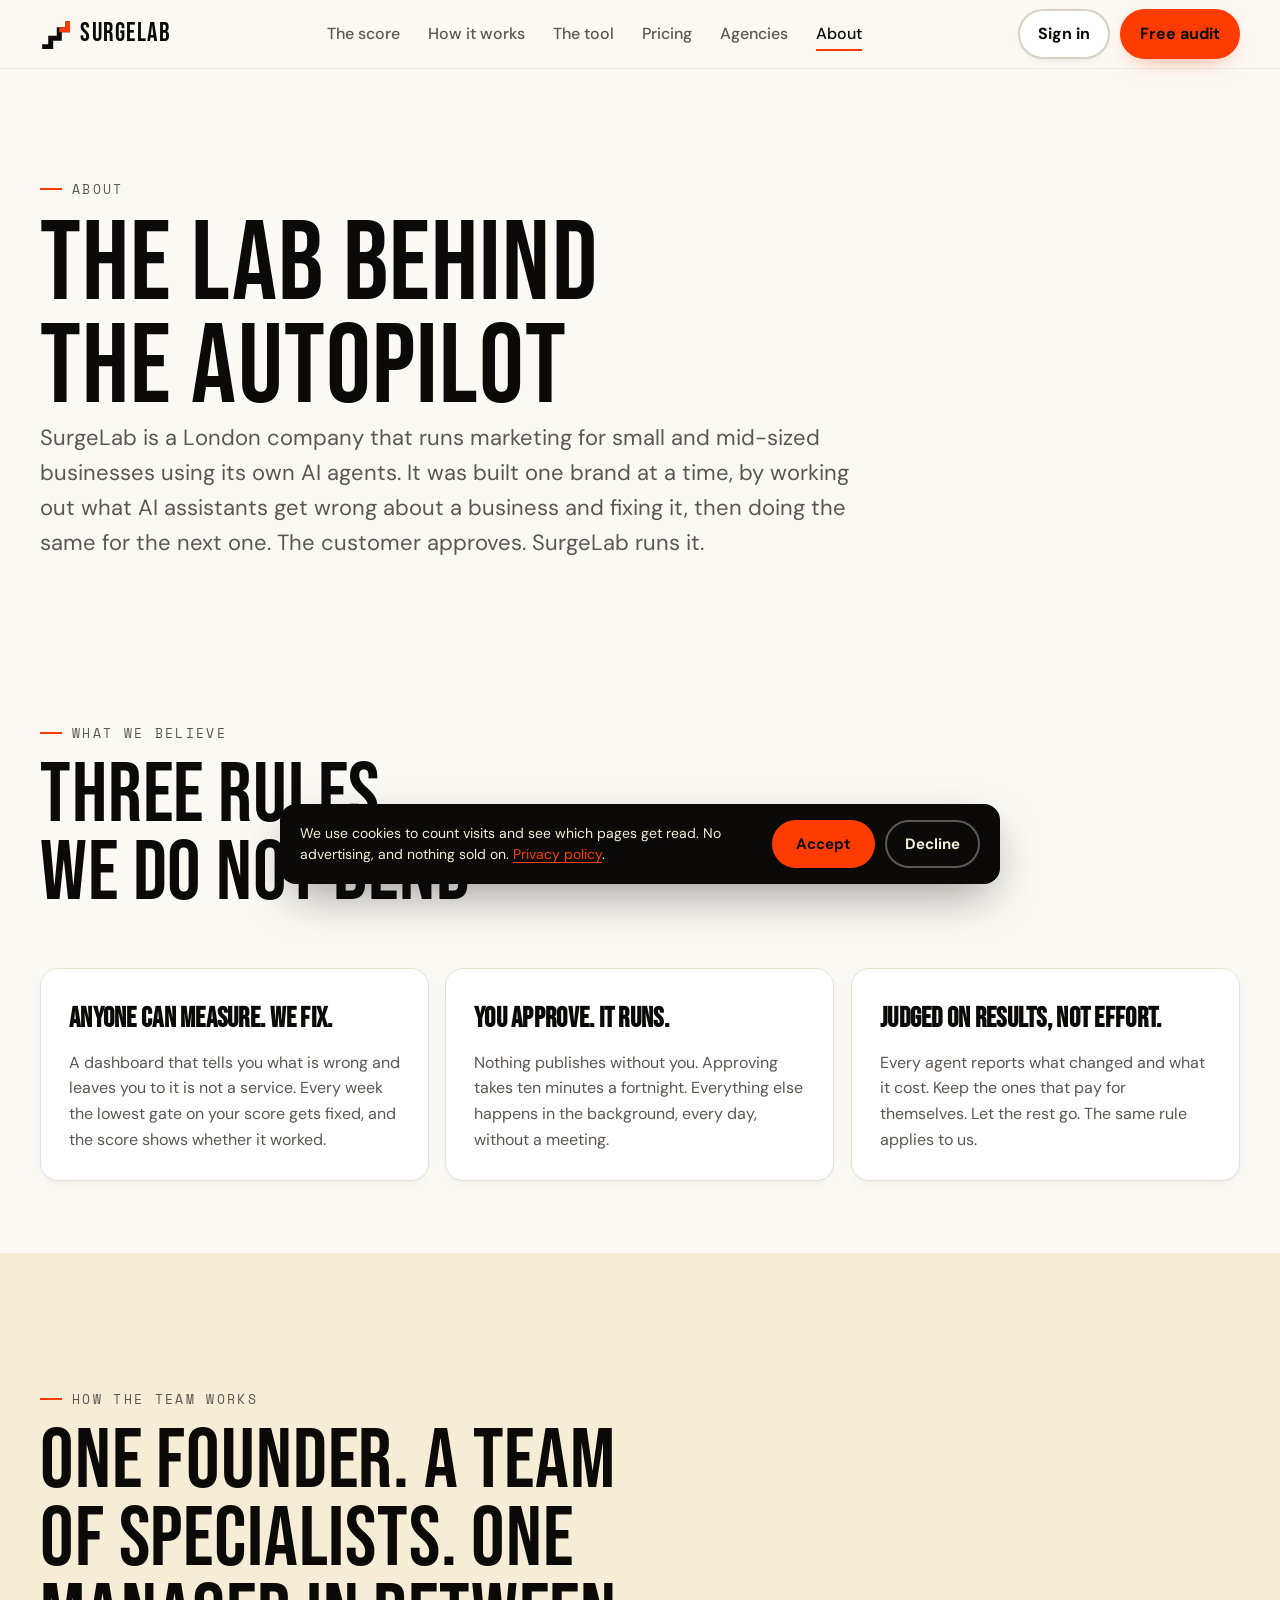
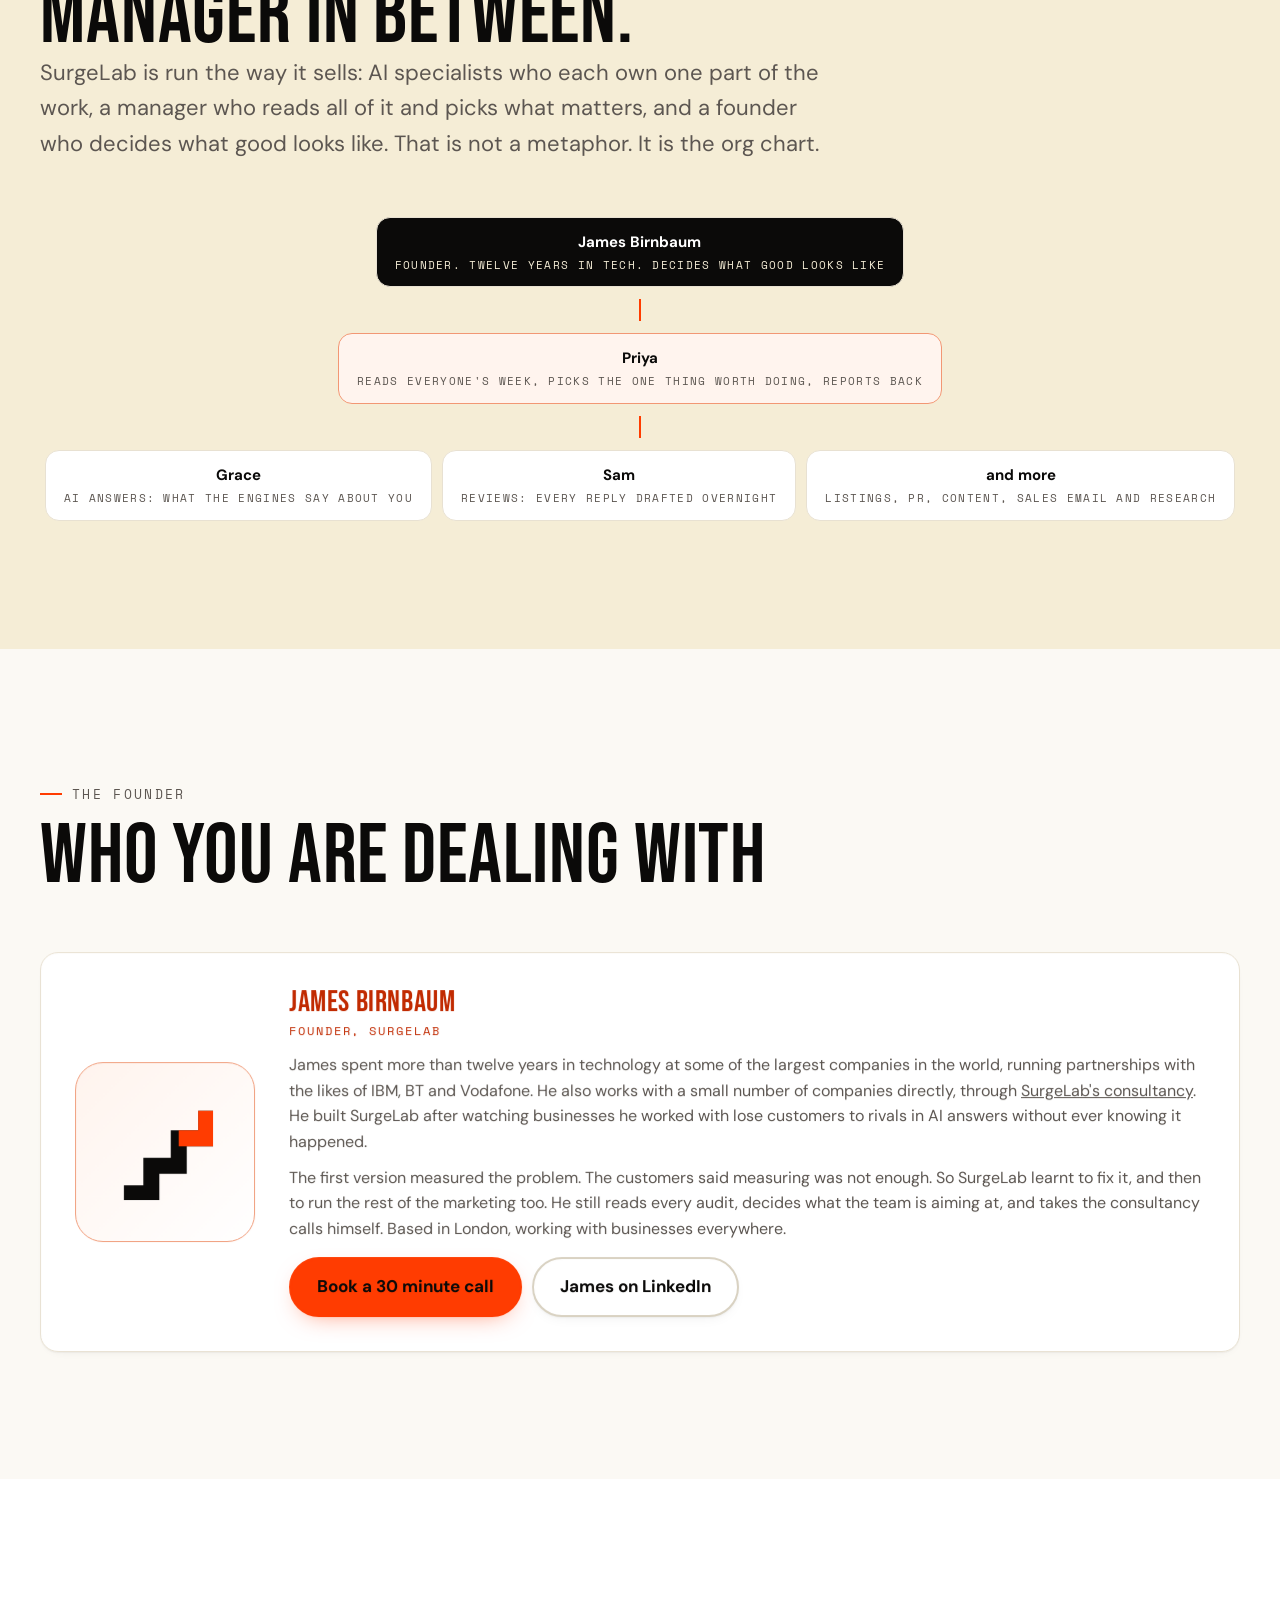
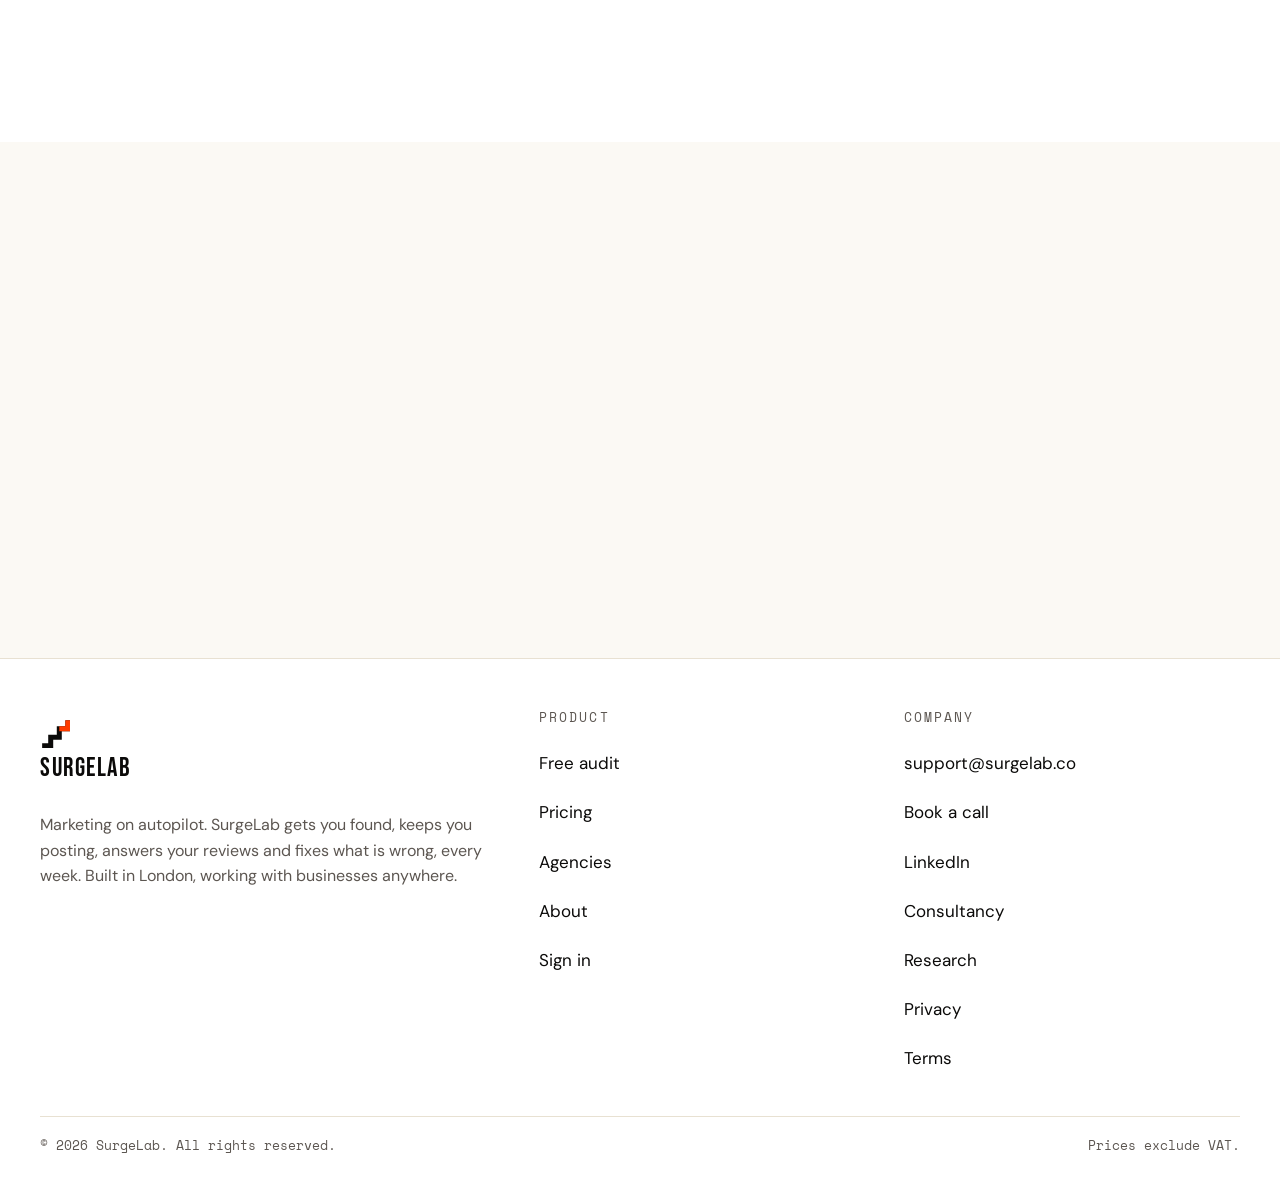
<file: about.html>
<!DOCTYPE html>
<html lang="en-GB">
<head>
  <meta charset="utf-8">
  <meta name="viewport" content="width=device-width, initial-scale=1">
  <title>The lab behind SurgeLab | About</title>
  <meta name="description" content="SurgeLab is built in London by James Birnbaum, twelve years in tech at some of the largest companies in the world, and run by a team of AI specialists with a manager, Priya, keeping them honest. What we believe, how the team works, and how to reach us.">
  <link rel="canonical" href="https://surgelab.co/about">
  <link rel="llms-txt" href="/llms.txt" type="text/plain">
  <meta name="theme-color" content="#FBF9F4">
  <link rel="icon" href="/assets/img/favicon.svg" type="image/svg+xml">
  <link rel="apple-touch-icon" href="/assets/img/apple-touch-icon.png">
  <meta property="og:type" content="website">
  <meta property="og:site_name" content="SurgeLab">
  <meta property="og:title" content="The lab behind SurgeLab">
  <meta property="og:description" content="Who is behind SurgeLab, how a team of AI specialists and one founder runs marketing on autopilot, and what we stand for.">
  <meta property="og:url" content="https://surgelab.co/about">
  <meta property="og:image" content="https://surgelab.co/assets/img/og-image.png">
  <meta property="og:image:width" content="1200">
  <meta property="og:image:height" content="630">
  <meta property="og:image:alt" content="SurgeLab. Can AI book you? Your Front Door score out of 100.">
  <meta name="twitter:card" content="summary_large_image">
  <meta name="twitter:title" content="The lab behind SurgeLab">
  <meta name="twitter:description" content="Who is behind SurgeLab, how a team of AI specialists and one founder runs marketing on autopilot, and what we stand for.">
  <meta name="twitter:image" content="https://surgelab.co/assets/img/og-image.png">
  <link rel="preload" href="/assets/fonts/bebas-neue-latin-400-normal.woff2" as="font" type="font/woff2" crossorigin>
  <link rel="preload" href="/assets/fonts/dm-sans-latin-400-normal.woff2" as="font" type="font/woff2" crossorigin>
  <script>if(!matchMedia("(prefers-reduced-motion: reduce)").matches)document.documentElement.classList.add("js-anime")</script>
  <!-- Google Analytics. Held off until the visitor accepts cookies. -->
  <script>
    window.dataLayer = window.dataLayer || [];
    function gtag(){dataLayer.push(arguments);}
    gtag('consent','default',{ad_storage:'denied',ad_user_data:'denied',ad_personalization:'denied',analytics_storage:'denied'});
    try{if(localStorage.getItem('sl-cookies')==='granted'){gtag('consent','update',{analytics_storage:'granted'});}}catch(e){}
    gtag('js',new Date());
    gtag('config','G-MWPDZ9F3QK');
  </script>
  <script async src="https://www.googletagmanager.com/gtag/js?id=G-MWPDZ9F3QK"></script>
  <script type="application/ld+json">
{"@context":"https://schema.org","@graph":[
{"@type":"AboutPage","@id":"https://surgelab.co/about#page","url":"https://surgelab.co/about","name":"The lab behind SurgeLab","isPartOf":{"@id":"https://surgelab.co/#website"},"about":{"@id":"https://surgelab.co/#org"},"dateModified":"2026-09-08","inLanguage":"en-GB"},
{"@type":"Person","@id":"https://surgelab.co/#james","name":"James Birnbaum","jobTitle":"Founder","worksFor":{"@id":"https://surgelab.co/#org"},"url":"https://surgelab.co/about","sameAs":["https://www.linkedin.com/in/james-birnbaum/"],"knowsAbout":["AI marketing agents","Generative engine optimisation","Small business marketing","Technology partnerships"],"description":"Founder of SurgeLab. More than twelve years in technology at some of the largest companies in the world, running partnerships with IBM, BT and Vodafone among others.","email":"support@surgelab.co"},
{"@type":"Organization","@id":"https://surgelab.co/#org","name":"SurgeLab","legalName":"SurgeLab AI Ltd","url":"https://surgelab.co/","founder":{"@id":"https://surgelab.co/#james"},"foundingLocation":{"@type":"Place","name":"London, United Kingdom"}}
]}
  </script>
  <link rel="stylesheet" href="/assets/css/site.min.css?v=f565749b">
</head>
<body>
<a class="skip-link" href="#main">Skip to content</a>

<header class="site-header">
  <div class="container">
    <a class="logo" href="/" aria-label="SurgeLab home">
      <svg viewBox="0 0 84 84" aria-hidden="true" fill="none"><path d="M6 78H30V54H54V30H78V6" stroke="currentColor" stroke-width="14"/><path class="logo-tick" d="M54 30H78V6" stroke="#FF3C00" stroke-width="14"/></svg>
      <span>SurgeLab</span>
    </a>
    <nav class="nav" aria-label="Main">
      <a href="/#score">The score</a>
      <a href="/#how">How it works</a>
      <a href="/#tool">The tool</a>
      <a href="/#pricing">Pricing</a>
      <a href="/agencies">Agencies</a>
      <a href="/about" aria-current="page">About</a>
    </nav>
    <div class="header-actions">
      <a class="btn btn-ghost btn-signin" href="https://socialtool.surgelab.co/login">Sign in</a>
      <a class="btn" href="/audit">Free audit</a>
      <button class="menu-btn" type="button" aria-expanded="false" aria-controls="mobile-nav" aria-label="Menu"><span></span></button>
    </div>
  </div>
  <div class="mobile-nav" id="mobile-nav">
    <div class="container">
      <ul>
        <li><a href="/#score">The score</a></li>
        <li><a href="/#how">How it works</a></li>
        <li><a href="/#tool">The tool</a></li>
        <li><a href="/#pricing">Pricing</a></li>
        <li><a href="/agencies">Agencies</a></li>
        <li><a href="/about" aria-current="page">About</a></li>
        <li><a href="https://socialtool.surgelab.co/login">Sign in</a></li>
      </ul>
    </div>
  </div>
</header>

<main id="main">
  <section class="about-hero">
    <div class="container">
      <div style="max-width: 820px">
        <p class="eyebrow">About</p>
        <h1 id="about-title" class="display h1" style="font-size: clamp(52px, 11vw, 112px)">The lab behind <br>the autopilot</h1>
        <p class="lede">SurgeLab is a London company that runs marketing for small and mid-sized businesses using its own AI agents. It was built one brand at a time, by working out what AI assistants get wrong about a business and fixing it, then doing the same for the next one. The customer approves. SurgeLab runs it.</p>
      </div>
    </div>
  </section>

  <section class="section-tight">
    <div class="container">
      <div class="section-head" data-reveal>
        <p class="eyebrow">What we believe</p>
        <h2 class="display h2">Three rules we do not bend</h2>
      </div>
      <div class="grid grid-3 beliefs" data-stagger="first">
        <article class="card card-accent" style="--accent: var(--orange); --accent-ink: var(--orange-ink)"><b>Anyone can measure. We fix.</b><p>A dashboard that tells you what is wrong and leaves you to it is not a service. Every week the lowest gate on your score gets fixed, and the score shows whether it worked.</p></article>
        <article class="card card-accent" style="--accent: var(--cyan); --accent-ink: var(--cyan-ink)"><b>You approve. It runs.</b><p>Nothing publishes without you. Approving takes ten minutes a fortnight. Everything else happens in the background, every day, without a meeting.</p></article>
        <article class="card card-accent" style="--accent: var(--green); --accent-ink: var(--green-ink)"><b>Judged on results, not effort.</b><p>Every agent reports what changed and what it cost. Keep the ones that pay for themselves. Let the rest go. The same rule applies to us.</p></article>
      </div>
    </div>
  </section>

  <section class="section section-tint">
    <div class="container">
      <div class="section-head" data-reveal>
        <p class="eyebrow">How the team works</p>
        <h2 class="display h2">One founder. A team of specialists. One manager in between.</h2>
        <p class="lede">SurgeLab is run the way it sells: AI specialists who each own one part of the work, a manager who reads all of it and picks what matters, and a founder who decides what good looks like. That is not a metaphor. It is the org chart.</p>
      </div>
      <div class="org-chart" data-reveal>
        <div class="tier"><div class="node lead">James Birnbaum<small>Founder. Twelve years in tech. Decides what good looks like</small></div></div>
        <div class="line" aria-hidden="true"></div>
        <div class="tier"><div class="node boss">Priya<small>Reads everyone's week, picks the one thing worth doing, reports back</small></div></div>
        <div class="line" aria-hidden="true"></div>
        <div class="tier">
          <div class="node">Grace<small>AI answers: what the engines say about you</small></div>
          <div class="node">Sam<small>Reviews: every reply drafted overnight</small></div>
          <div class="node">and more<small>Listings, PR, content, sales email and research</small></div>
        </div>
      </div>
    </div>
  </section>

  <section class="section">
    <div class="container">
      <div class="section-head" data-reveal>
        <p class="eyebrow">The founder</p>
        <h2 class="display h2">Who you are dealing with</h2>
      </div>
      <article class="card card-accent founder beam" data-reveal="scale">
        <div class="photo" aria-hidden="true"><svg viewBox="0 0 84 84" fill="none" width="96" height="96"><path d="M6 78H30V54H54V30H78V6" stroke="#0b0a09" stroke-width="14"/><path d="M54 30H78V6" stroke="#FF3C00" stroke-width="14"/></svg></div>
        <div>
          <h3 class="display">James Birnbaum</h3>
          <p class="role">Founder, SurgeLab</p>
          <p>James spent more than twelve years in technology at some of the largest companies in the world, running partnerships with the likes of IBM, BT and Vodafone. He also works with a small number of companies directly, through <a href="/consultancy">SurgeLab's consultancy</a>. He built SurgeLab after watching businesses he worked with lose customers to rivals in AI answers without ever knowing it happened.</p>
          <p style="margin-top: 10px">The first version measured the problem. The customers said measuring was not enough. So SurgeLab learnt to fix it, and then to run the rest of the marketing too. He still reads every audit, decides what the team is aiming at, and takes the consultancy calls himself. Based in London, working with businesses everywhere.</p>
          <div class="links">
            <a class="btn" href="https://cal.com/james-birnbaum-zgzeth/30min" rel="noopener">Book a 30 minute call</a>
            <a class="btn btn-ghost" href="https://www.linkedin.com/in/james-birnbaum/" rel="noopener">James on LinkedIn</a>
          </div>
        </div>
      </article>
    </div>
  </section>

  <section class="section-tight section-white">
    <div class="container">
      <div class="facts" data-stagger="first">
        <div class="card"><small>Company</small><b>SurgeLab AI Ltd</b></div>
        <div class="card"><small>Based in</small><b>London, working anywhere</b></div>
        <div class="card"><small>AI assistants checked</small><b>ChatGPT, Gemini, Perplexity, Claude</b></div>
        <div class="card"><small>Support</small><b><a href="mailto:support@surgelab.co">support@surgelab.co</a></b></div>
      </div>
    </div>
  </section>

  <section class="section-tight">
    <div class="container">
      <div class="cta-band" data-reveal="scale">
        <h2 class="display h2">See what AI says about you</h2>
        <p class="lede">Two minutes, free, on this site. Then decide.</p>
        <div class="btn-row">
          <a class="btn btn-lg" href="/audit">Run your free audit <span class="arrow" aria-hidden="true">&rarr;</span></a>
          <a class="btn btn-ghost btn-lg" href="/#pricing">See the plan</a>
        </div>
      </div>
    </div>
  </section>
</main>

<footer class="site-footer">
  <div class="container">
    <div class="foot-grid">
      <div>
        <a class="logo" href="/" aria-label="SurgeLab home">
          <svg viewBox="0 0 84 84" aria-hidden="true" fill="none"><path d="M6 78H30V54H54V30H78V6" stroke="currentColor" stroke-width="14"/><path class="logo-tick" d="M54 30H78V6" stroke="#FF3C00" stroke-width="14"/></svg>
          <span>SurgeLab</span>
        </a>
        <p style="margin-top: 12px">Marketing on autopilot. SurgeLab gets you found, keeps you posting, answers your reviews and fixes what is wrong, every week. Built in London, working with businesses anywhere.</p>
      </div>
      <div>
        <h3>Product</h3>
        <a href="/audit">Free audit</a><br>
        <a href="/#pricing">Pricing</a><br>
        <a href="/agencies">Agencies</a><br>
        <a href="/about">About</a><br>
        <a href="https://socialtool.surgelab.co/login">Sign in</a>
      </div>
      <div>
        <h3>Company</h3>
        <a href="mailto:support@surgelab.co">support@surgelab.co</a><br>
        <a href="https://cal.com/james-birnbaum-zgzeth/30min" rel="noopener">Book a call</a><br>
        <a href="https://www.linkedin.com/company/surgelab-ai/" rel="noopener">LinkedIn</a><br>
        <a href="/consultancy">Consultancy</a><br>
        <a href="/blog">Research</a><br>
        <a href="/privacy">Privacy</a><br>
        <a href="/terms">Terms</a>
      </div>
    </div>
    <div class="foot-bottom">
      <span>&copy; <span data-year>2026</span> SurgeLab. All rights reserved.</span>
      <span>Prices exclude VAT.</span>
    </div>
  </div>
</footer>

<script src="/assets/js/anime.umd.min.js" defer></script>
<script src="/assets/js/site.js?v=5ea0ce2c" defer></script>
</body>
</html>
</file>
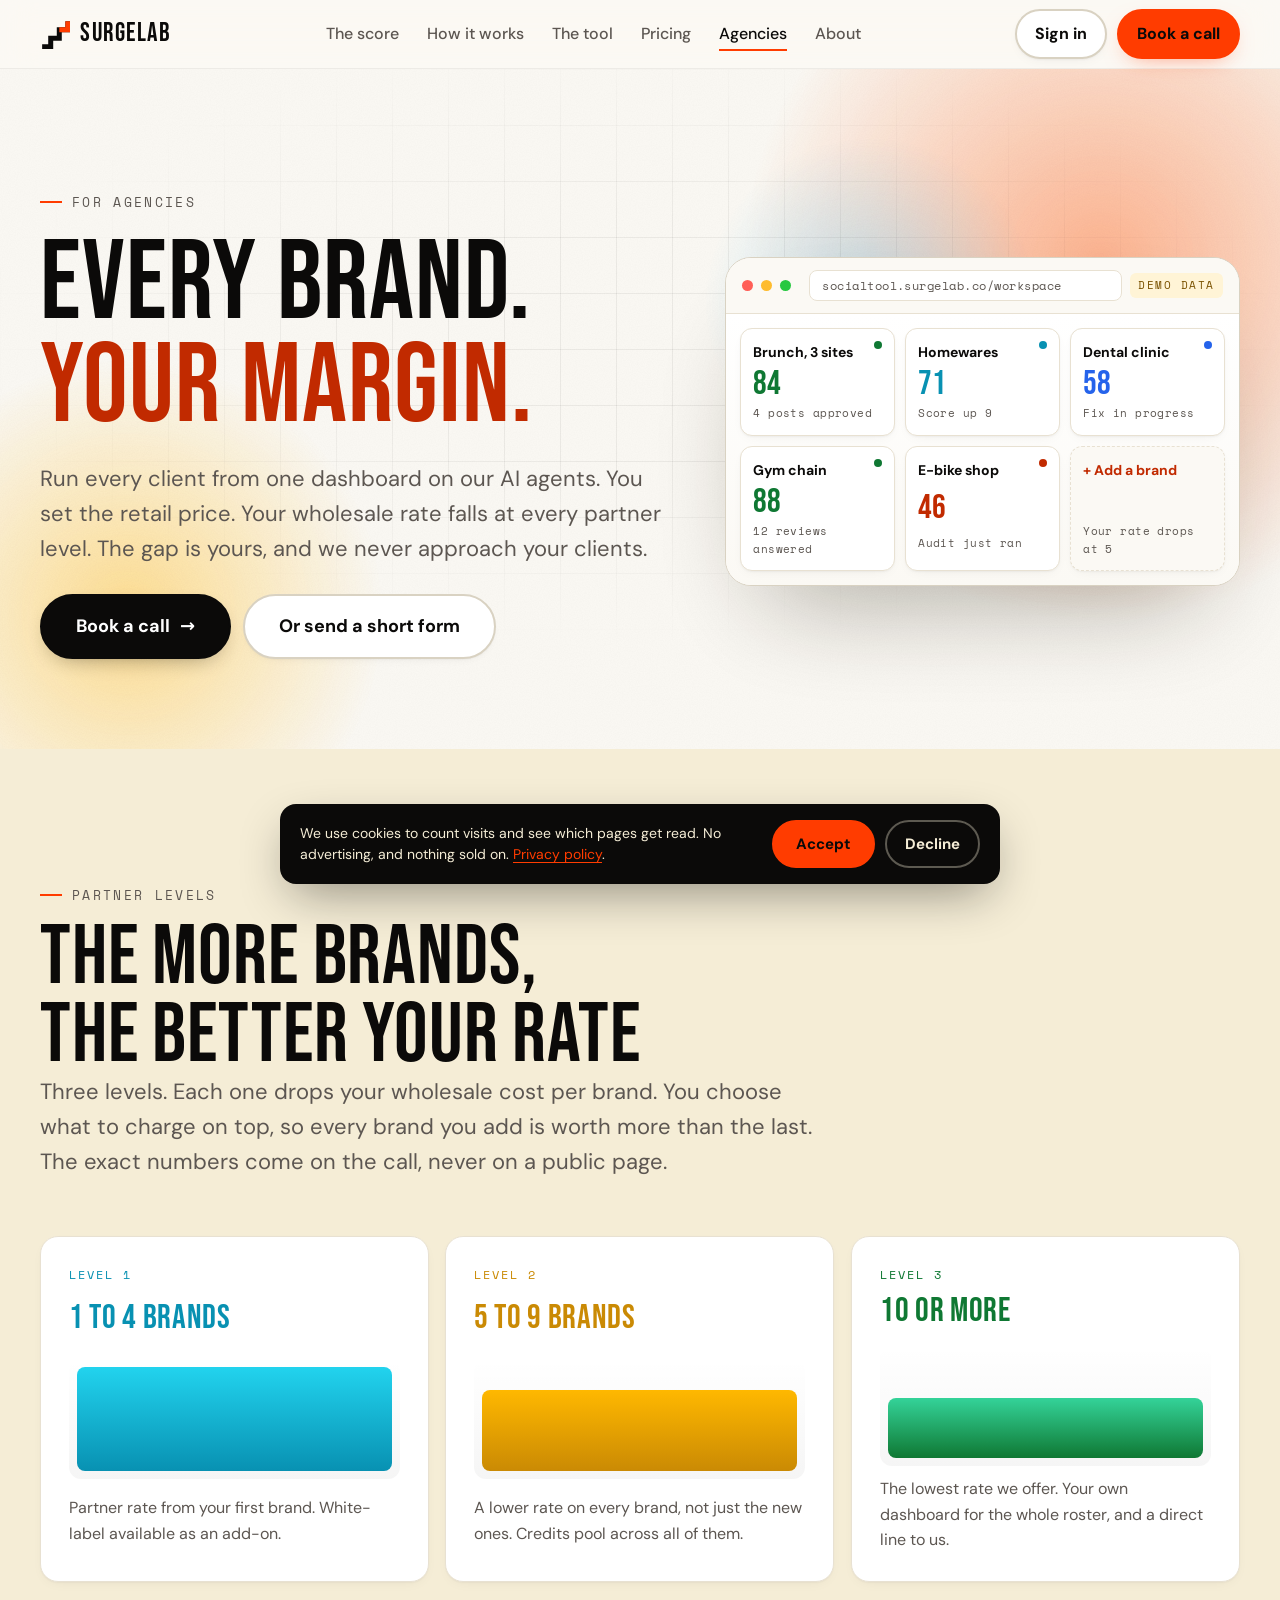
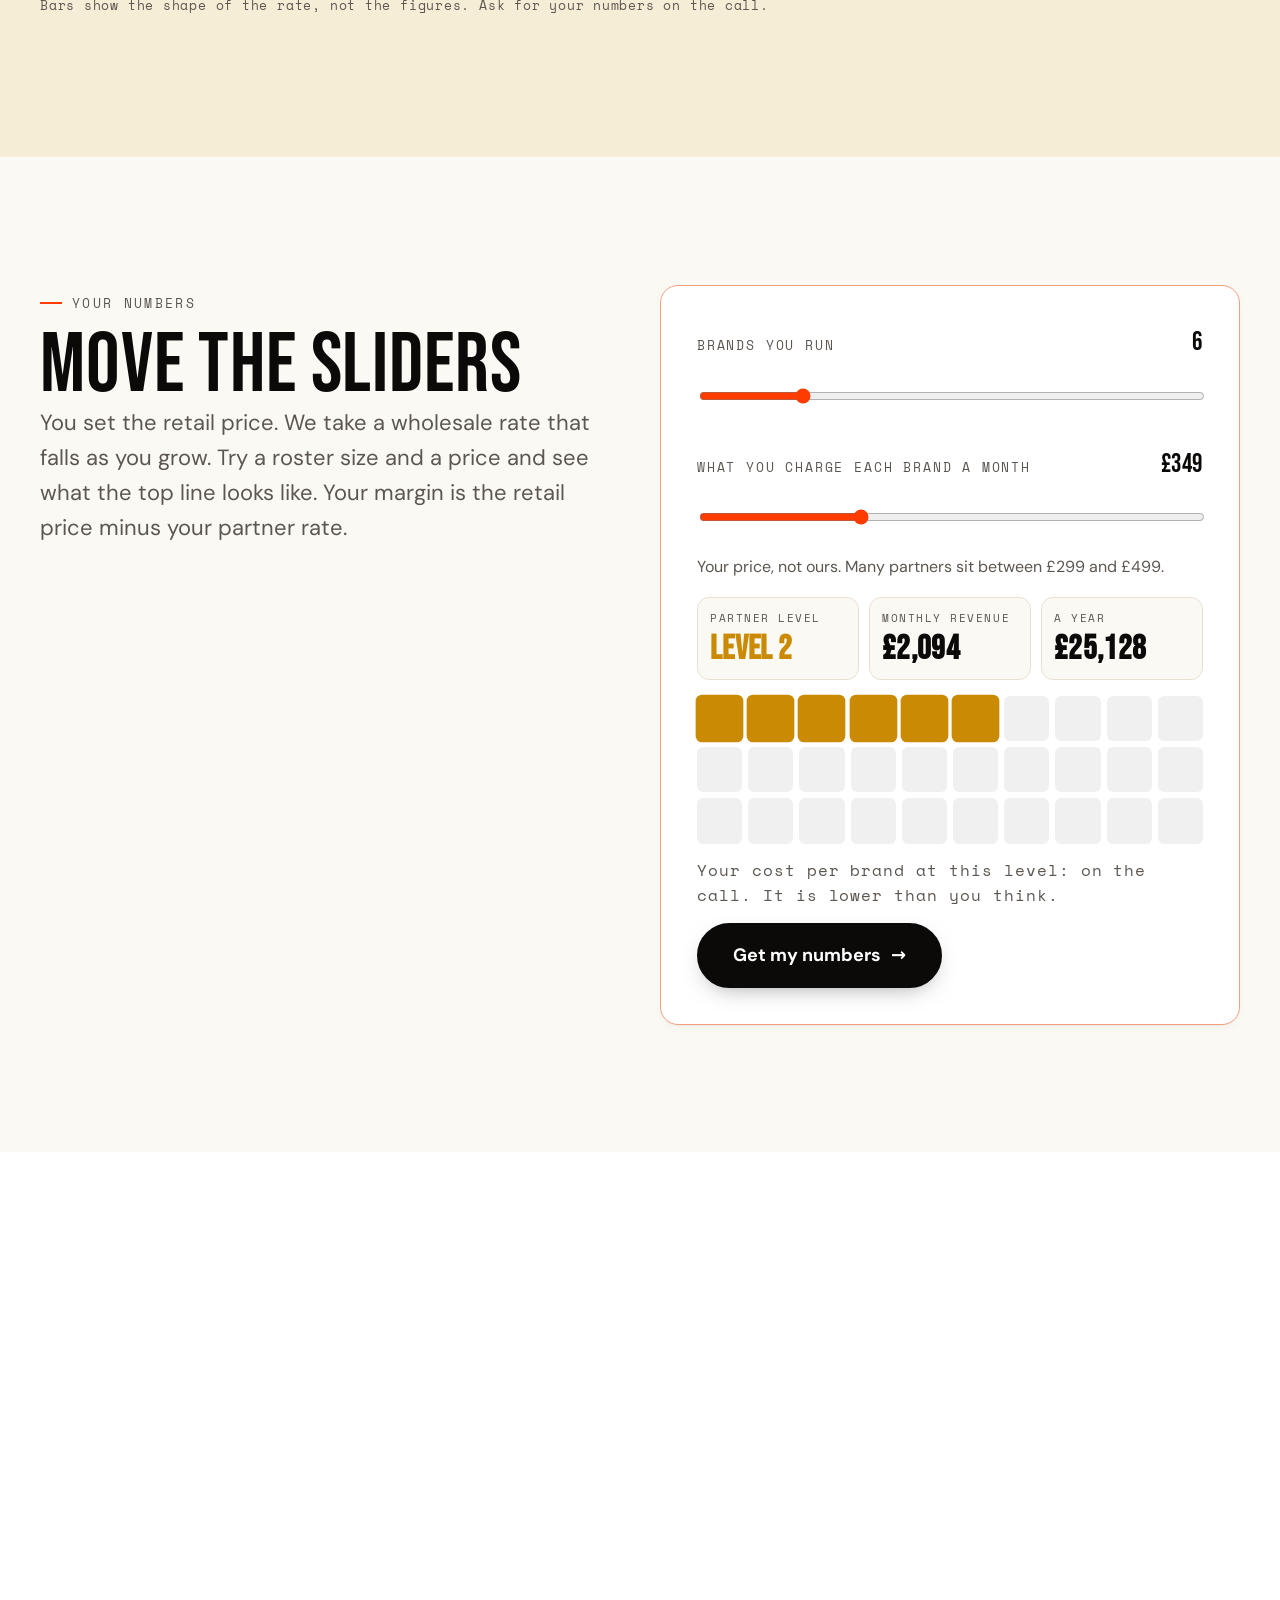
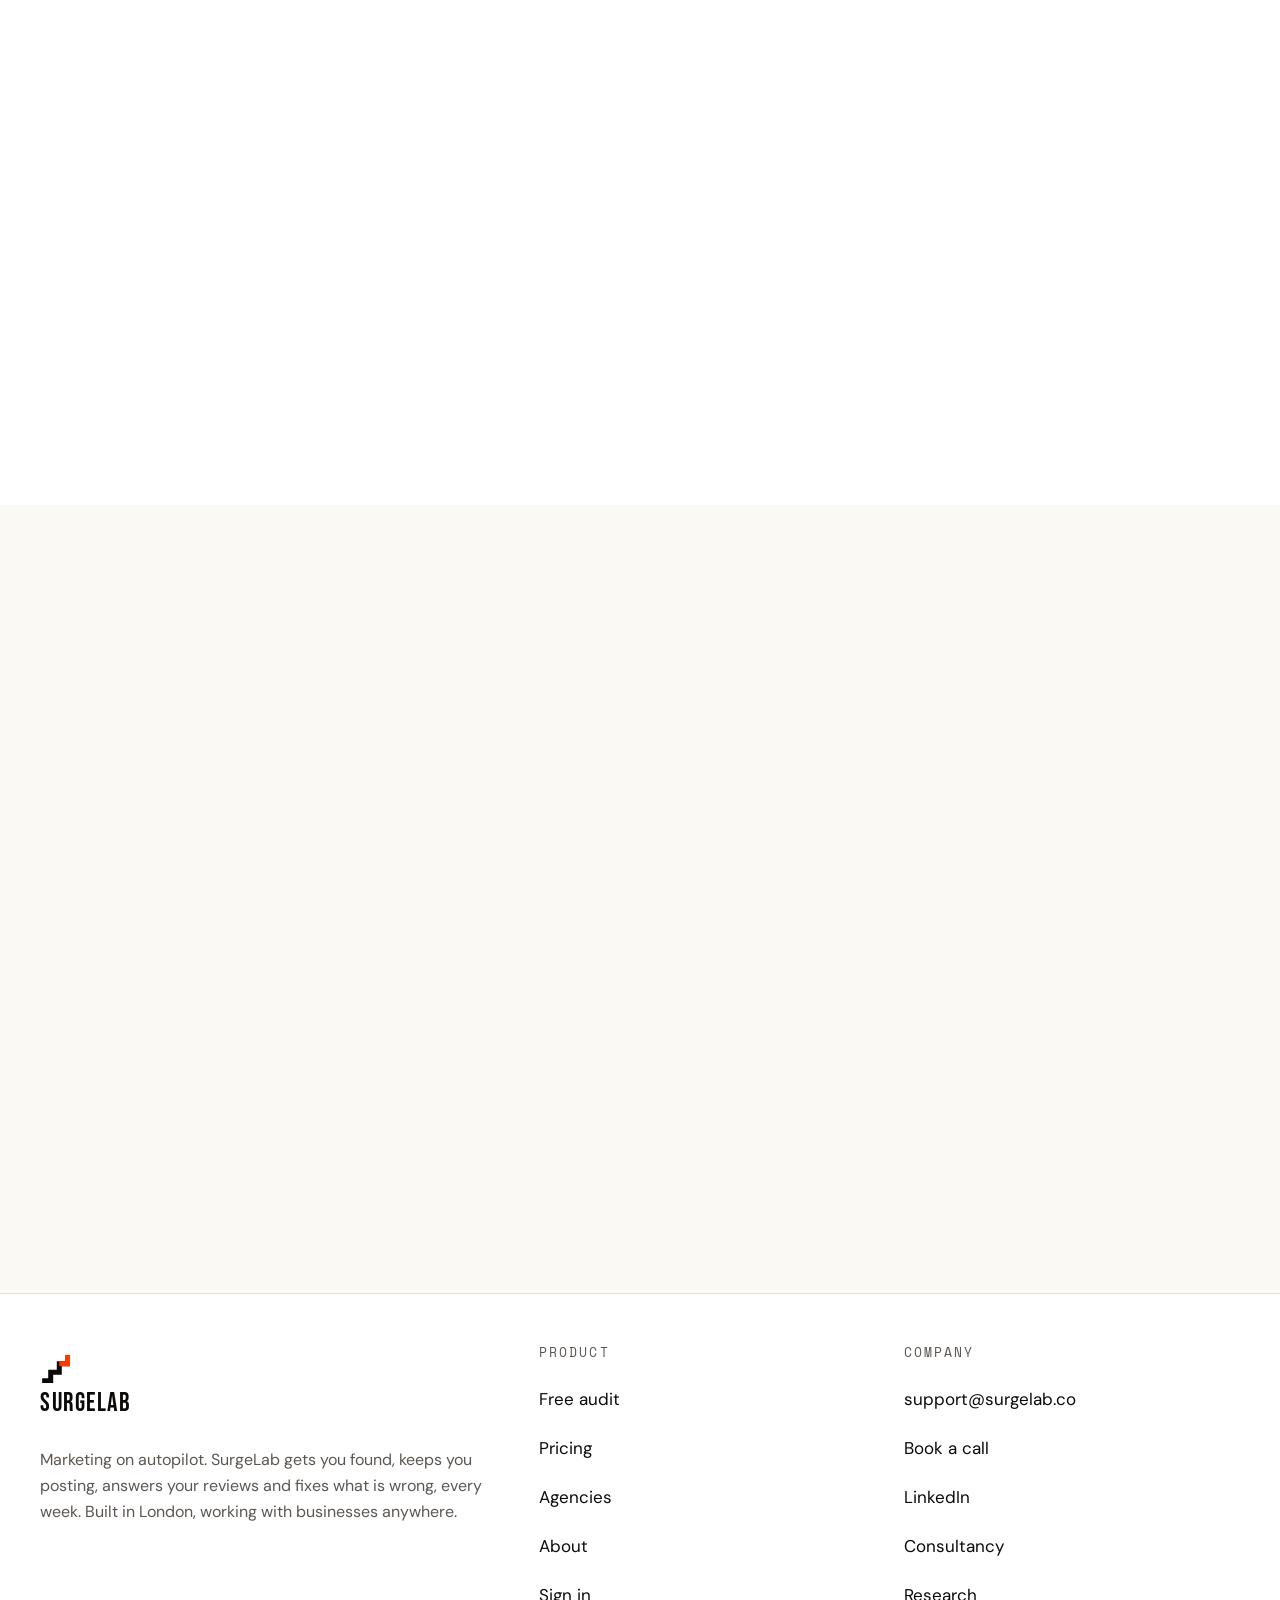
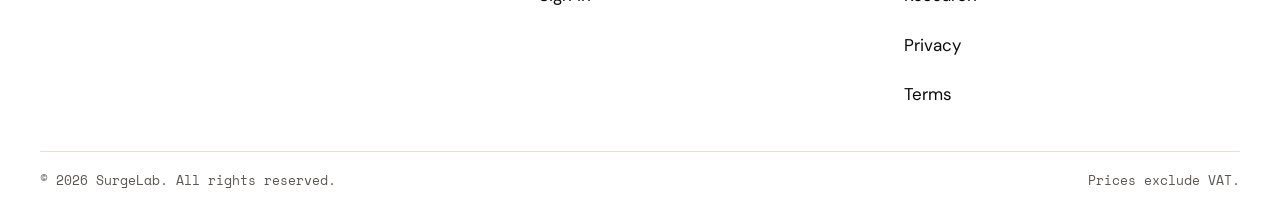
<file: agencies.html>
<!DOCTYPE html>
<html lang="en-GB">
<head>
  <meta charset="utf-8">
  <meta name="viewport" content="width=device-width, initial-scale=1">
  <title>Agency partners: every brand, one dashboard | SurgeLab</title>
  <meta name="description" content="Run every client brand from one dashboard on SurgeLab's AI agents. You set the retail price, your wholesale rate falls at every partner level, and the gap is yours. White-label available. Book a call.">
  <link rel="canonical" href="https://surgelab.co/agencies">
  <link rel="llms-txt" href="/llms.txt" type="text/plain">
  <meta name="theme-color" content="#FBF9F4">
  <link rel="icon" href="/assets/img/favicon.svg" type="image/svg+xml">
  <link rel="apple-touch-icon" href="/assets/img/apple-touch-icon.png">
  <meta property="og:type" content="website">
  <meta property="og:site_name" content="SurgeLab">
  <meta property="og:title" content="SurgeLab for agencies">
  <meta property="og:description" content="One dashboard for every brand you run. Partner pricing scales with brand count. White-label available.">
  <meta property="og:url" content="https://surgelab.co/agencies">
  <meta property="og:image" content="https://surgelab.co/assets/img/og-image.png">
  <meta property="og:image:width" content="1200">
  <meta property="og:image:height" content="630">
  <meta property="og:image:alt" content="SurgeLab. Can AI book you? Your Front Door score out of 100.">
  <meta name="twitter:card" content="summary_large_image">
  <meta name="twitter:title" content="SurgeLab for agencies">
  <meta name="twitter:description" content="One dashboard for every brand you run. Partner pricing scales with brand count. White-label available.">
  <meta name="twitter:image" content="https://surgelab.co/assets/img/og-image.png">
  <link rel="preload" href="/assets/fonts/bebas-neue-latin-400-normal.woff2" as="font" type="font/woff2" crossorigin>
  <link rel="preload" href="/assets/fonts/dm-sans-latin-400-normal.woff2" as="font" type="font/woff2" crossorigin>
  <script>if(!matchMedia("(prefers-reduced-motion: reduce)").matches)document.documentElement.classList.add("js-anime")</script>
  <!-- Google Analytics. Held off until the visitor accepts cookies. -->
  <script>
    window.dataLayer = window.dataLayer || [];
    function gtag(){dataLayer.push(arguments);}
    gtag('consent','default',{ad_storage:'denied',ad_user_data:'denied',ad_personalization:'denied',analytics_storage:'denied'});
    try{if(localStorage.getItem('sl-cookies')==='granted'){gtag('consent','update',{analytics_storage:'granted'});}}catch(e){}
    gtag('js',new Date());
    gtag('config','G-MWPDZ9F3QK');
  </script>
  <script async src="https://www.googletagmanager.com/gtag/js?id=G-MWPDZ9F3QK"></script>
  <link rel="stylesheet" href="/assets/css/site.min.css?v=f565749b">
  <script type="application/ld+json">
  {
    "@context": "https://schema.org",
    "@type": "WebPage",
    "name": "SurgeLab for agencies",
    "url": "https://surgelab.co/agencies",
    "description": "Run every client brand from one dashboard. Partner pricing scales with the number of brands you run.",
    "isPartOf": { "@id": "https://surgelab.co/#org" }
  }
  </script>
</head>
<body>
<a class="skip-link" href="#main">Skip to content</a>

<header class="site-header">
  <div class="container">
    <a class="logo" href="/" aria-label="SurgeLab home">
      <svg viewBox="0 0 84 84" aria-hidden="true" fill="none"><path d="M6 78H30V54H54V30H78V6" stroke="currentColor" stroke-width="14"/><path class="logo-tick" d="M54 30H78V6" stroke="#FF3C00" stroke-width="14"/></svg>
      <span>SurgeLab</span>
    </a>
    <nav class="nav" aria-label="Main">
      <a href="/#score">The score</a>
      <a href="/#how">How it works</a>
      <a href="/#tool">The tool</a>
      <a href="/#pricing">Pricing</a>
      <a href="/agencies" aria-current="page">Agencies</a>
      <a href="/about">About</a>
    </nav>
    <div class="header-actions">
      <a class="btn btn-ghost btn-signin" href="https://socialtool.surgelab.co/login">Sign in</a>
      <a class="btn" href="https://cal.com/james-birnbaum-zgzeth/30min" rel="noopener">Book a call</a>
      <button class="menu-btn" type="button" aria-expanded="false" aria-controls="mobile-nav" aria-label="Menu"><span></span></button>
    </div>
  </div>
  <div class="mobile-nav" id="mobile-nav">
    <div class="container">
      <ul>
        <li><a href="/#score">The score</a></li>
        <li><a href="/#how">How it works</a></li>
        <li><a href="/#tool">The tool</a></li>
        <li><a href="/#pricing">Pricing</a></li>
        <li><a href="/audit">Free audit</a></li>
        <li><a href="https://socialtool.surgelab.co/login">Sign in</a></li>
      </ul>
    </div>
  </div>
</header>

<main id="main">
  <section class="hero" aria-labelledby="ag-title" style="min-height: auto">
    <div class="mesh" aria-hidden="true">
      <div class="hero-layer" data-depth="0.14"><div class="blob blob-1"></div><div class="blob blob-4"></div></div>
      <div class="hero-layer" data-depth="0.07"><div class="blob blob-2"></div></div>
      <div class="hero-layer grid-bg" data-depth="0.04"></div>
      <div class="noise"></div>
    </div>
    <div class="container hero-inner" style="position: relative">
      <div>
        <p class="eyebrow">For agencies</p>
        <h1 id="ag-title" class="display h1" style="font-size: clamp(52px, 11vw, 112px)">Every brand. <br><span class="orange">Your margin.</span></h1>
        <p class="lede" style="margin-bottom: 28px">Run every client from one dashboard on our AI agents. You set the retail price. Your wholesale rate falls at every partner level. The gap is yours, and we never approach your clients.</p>
        <div class="btn-row">
          <a class="btn btn-lg btn-dark" href="https://cal.com/james-birnbaum-zgzeth/30min" rel="noopener">Book a call <span class="arrow" aria-hidden="true">&rarr;</span></a>
          <a class="btn btn-ghost btn-lg" href="#talk">Or send a short form</a>
        </div>
      </div>
      <div class="window agency-window" role="img" aria-label="Demo of the agency dashboard: six client brands, each with a Front Door score and this week's status" data-reveal="scale">
        <div class="window-bar" aria-hidden="true"><i></i><i></i><i></i><span class="url">socialtool.surgelab.co/workspace</span><span class="demo-tag">DEMO DATA</span></div>
        <div class="brand-grid" aria-hidden="true">
          <div class="brand" style="--c: var(--gate-proven)"><b>Brunch, 3 sites</b><span class="sc">84</span><i>4 posts approved</i></div>
          <div class="brand" style="--c: var(--gate-found)"><b>Homewares</b><span class="sc">71</span><i>Score up 9</i></div>
          <div class="brand" style="--c: var(--gate-right)"><b>Dental clinic</b><span class="sc">58</span><i>Fix in progress</i></div>
          <div class="brand" style="--c: var(--gate-proven)"><b>Gym chain</b><span class="sc">88</span><i>12 reviews answered</i></div>
          <div class="brand" style="--c: var(--gate-bookable)"><b>E-bike shop</b><span class="sc">46</span><i>Audit just ran</i></div>
          <div class="brand brand-add"><b>+ Add a brand</b><span class="sc">&nbsp;</span><i>Your rate drops at 5</i></div>
        </div>
      </div>
    </div>
  </section>

  <section class="section section-tint" aria-labelledby="levels-title">
    <div class="container">
      <div class="section-head" data-reveal>
        <p class="eyebrow">Partner levels</p>
        <h2 id="levels-title" class="display h2">The more brands, the better your rate</h2>
        <p class="lede">Three levels. Each one drops your wholesale cost per brand. You choose what to charge on top, so every brand you add is worth more than the last. The exact numbers come on the call, never on a public page.</p>
      </div>
      <div class="levels" data-stagger="first">
        <article class="card card-accent level" style="--accent: var(--cyan); --accent-ink: var(--cyan-ink)">
          <div class="lvl-badge">LEVEL 1</div>
          <h3>1 to 4 brands</h3>
          <div class="lvl-bar"><i style="--h: 100%"></i></div>
          <p>Partner rate from your first brand. White-label available as an add-on.</p>
        </article>
        <article class="card card-accent level" style="--accent: var(--amber); --accent-ink: var(--amber-ink)">
          <div class="lvl-badge">LEVEL 2</div>
          <h3>5 to 9 brands</h3>
          <div class="lvl-bar"><i style="--h: 78%"></i></div>
          <p>A lower rate on every brand, not just the new ones. Credits pool across all of them.</p>
        </article>
        <article class="card card-accent level" style="--accent: var(--green); --accent-ink: var(--green-ink)">
          <div class="lvl-badge">LEVEL 3</div>
          <h3>10 or more</h3>
          <div class="lvl-bar"><i style="--h: 58%"></i></div>
          <p>The lowest rate we offer. Your own dashboard for the whole roster, and a direct line to us.</p>
        </article>
      </div>
      <p class="mono muted" style="margin-top: 14px">Bars show the shape of the rate, not the figures. Ask for your numbers on the call.</p>
    </div>
  </section>

  <section class="section" aria-labelledby="calc-title">
    <div class="container">
      <div class="grid grid-2" style="gap: 40px; align-items: start">
        <div class="section-head" data-reveal>
          <p class="eyebrow">Your numbers</p>
          <h2 id="calc-title" class="display h2">Move the sliders</h2>
          <p class="lede">You set the retail price. We take a wholesale rate that falls as you grow. Try a roster size and a price and see what the top line looks like. Your margin is the retail price minus your partner rate.</p>
        </div>
        <div class="card calc beam" data-reveal="scale">
          <div class="field">
            <label for="c-brands">Brands you run <output id="o-brands">6</output></label>
            <input id="c-brands" type="range" min="1" max="30" value="6">
          </div>
          <div class="field">
            <label for="c-price">What you charge each brand a month <output id="o-price">£349</output></label>
            <input id="c-price" type="range" min="199" max="699" step="10" value="349">
            <p class="hint">Your price, not ours. Many partners sit between £299 and £499.</p>
          </div>
          <div class="calc-out">
            <div><span class="k">Partner level</span><b id="o-level" class="display">Level 2</b></div>
            <div><span class="k">Monthly revenue</span><b id="o-month" class="display">£2,094</b></div>
            <div><span class="k">A year</span><b id="o-year" class="display">£25,128</b></div>
          </div>
          <div class="tiles" id="tiles" aria-hidden="true"></div>
          <p class="mono muted" style="margin: 14px 0 0">Your cost per brand at this level: on the call. It is lower than you think.</p>
          <a class="btn btn-lg btn-dark" href="https://cal.com/james-birnbaum-zgzeth/30min" rel="noopener" style="margin-top: 14px">Get my numbers <span class="arrow" aria-hidden="true">&rarr;</span></a>
        </div>
      </div>
    </div>
  </section>

  <section class="section section-white pillars" aria-labelledby="pillars-title">
    <div class="container">
      <div class="section-head" data-reveal>
        <p class="eyebrow">How partnering works</p>
        <h2 id="pillars-title" class="display h2">Built for people who run several brands</h2>
      </div>
      <div class="grid grid-2" data-stagger="first">
        <article class="card card-accent" style="--accent: var(--pink); --accent-ink: var(--pink-ink)">
          <div class="icon" aria-hidden="true"><svg width="20" height="20" viewBox="0 0 24 24" fill="none" stroke="currentColor" stroke-width="2.2"><path d="M4 4h16v16H4z"/><path d="M4 9h16M9 9v11"/></svg></div>
          <h3>White-label, as an add-on</h3>
          <p>Your name, logo and colours across the reports and the client view. Your clients see your agency, not ours.</p>
        </article>
        <article class="card card-accent" style="--accent: var(--green); --accent-ink: var(--green-ink)">
          <div class="icon" aria-hidden="true"><svg width="20" height="20" viewBox="0 0 24 24" fill="none" stroke="currentColor" stroke-width="2.2"><rect x="3" y="3" width="7" height="7" rx="1.5"/><rect x="14" y="3" width="7" height="7" rx="1.5"/><rect x="3" y="14" width="7" height="7" rx="1.5"/><rect x="14" y="14" width="7" height="7" rx="1.5"/></svg></div>
          <h3>One dashboard, every brand</h3>
          <p>Every client's score, approvals, calendar and reviews in one place. Switch brands in a click, and hand any client a branded report link.</p>
        </article>
        <article class="card card-accent" style="--accent: var(--amber); --accent-ink: var(--amber-ink)">
          <div class="icon" aria-hidden="true"><svg width="20" height="20" viewBox="0 0 24 24" fill="none" stroke="currentColor" stroke-width="2.2"><circle cx="11" cy="11" r="7"/><path d="M20 20l-4-4"/></svg></div>
          <h3>Win the pitch with the audit</h3>
          <p>Run the free audit on a prospect before the meeting and walk in with the transcript of AI sending their customers to a rival. It is the shortest sales deck there is.</p>
        </article>
        <article class="card card-accent" style="--accent: var(--cyan); --accent-ink: var(--cyan-ink)">
          <div class="icon" aria-hidden="true"><svg width="20" height="20" viewBox="0 0 24 24" fill="none" stroke="currentColor" stroke-width="2.2"><path d="M12 3v18M5 8h9a3 3 0 0 1 0 6H8a3 3 0 0 0 0 6h11"/></svg></div>
          <h3>Credits pool across clients</h3>
          <p>Video credits belong to your agency account, not to a single brand, so a quiet client's credits are never wasted.</p>
        </article>
      </div>
    </div>
  </section>

  <section class="section" id="talk" aria-labelledby="talk-title">
    <div class="container">
      <div class="grid grid-2" style="gap: 40px; align-items: start">
        <div class="section-head" data-reveal>
          <p class="eyebrow">Talk to us</p>
          <h2 id="talk-title" class="display h2">Three questions, one reply</h2>
          <p class="lede">Prefer not to book a call? Tell us who you are and how many brands you run and we reply with partner pricing for your size within one working day.</p>
        </div>
        <form class="card agency-form-wrap" name="agency-enquiry" method="POST" action="/thanks" data-netlify="true" netlify-honeypot="bot-field" data-reveal="scale">
          <input type="hidden" name="form-name" value="agency-enquiry">
          <p class="hp"><label>Leave this field empty <input name="bot-field" tabindex="-1" autocomplete="off"></label></p>
          <div class="form">
            <div class="field">
              <label for="agency-name">Agency name</label>
              <input id="agency-name" name="agency-name" type="text" required autocomplete="organization">
            </div>
            <div class="field">
              <label for="email">Your email</label>
              <input id="email" name="email" type="email" required autocomplete="email" inputmode="email">
            </div>
            <div class="field">
              <label for="brands">Number of brands you run</label>
              <select id="brands" name="brands" required>
                <option value="" selected disabled>Choose one</option>
                <option value="1-4">1 to 4</option>
                <option value="5-9">5 to 9</option>
                <option value="10-24">10 to 24</option>
                <option value="25+">25 or more</option>
              </select>
              <p class="hint">Roughly is fine. It only decides which pricing we send you.</p>
            </div>
            <button class="btn btn-lg" type="submit">Send <span class="arrow" aria-hidden="true">&rarr;</span></button>
            <p class="btn-note">We use this to reply to you and for nothing else. See the <a href="/privacy" class="orange">privacy policy</a>.</p>
          </div>
        </form>
      </div>
    </div>
  </section>
</main>

<footer class="site-footer">
  <div class="container">
    <div class="foot-grid">
      <div>
        <a class="logo" href="/" aria-label="SurgeLab home">
          <svg viewBox="0 0 84 84" aria-hidden="true" fill="none"><path d="M6 78H30V54H54V30H78V6" stroke="currentColor" stroke-width="14"/><path class="logo-tick" d="M54 30H78V6" stroke="#FF3C00" stroke-width="14"/></svg>
          <span>SurgeLab</span>
        </a>
        <p style="margin-top: 12px">Marketing on autopilot. SurgeLab gets you found, keeps you posting, answers your reviews and fixes what is wrong, every week. Built in London, working with businesses anywhere.</p>
      </div>
      <div>
        <h3>Product</h3>
        <a href="/audit">Free audit</a><br>
        <a href="/#pricing">Pricing</a><br>
        <a href="/agencies">Agencies</a><br>
        <a href="/about">About</a><br>
        <a href="https://socialtool.surgelab.co/login">Sign in</a>
      </div>
      <div>
        <h3>Company</h3>
        <a href="mailto:support@surgelab.co">support@surgelab.co</a><br>
        <a href="https://cal.com/james-birnbaum-zgzeth/30min" rel="noopener">Book a call</a><br>
        <a href="https://www.linkedin.com/company/surgelab-ai/" rel="noopener">LinkedIn</a><br>
        <a href="/consultancy">Consultancy</a><br>
        <a href="/blog">Research</a><br>
        <a href="/privacy">Privacy</a><br>
        <a href="/terms">Terms</a>
      </div>
    </div>
    <div class="foot-bottom">
      <span>&copy; <span data-year>2026</span> SurgeLab. All rights reserved.</span>
      <span>Prices exclude VAT.</span>
    </div>
  </div>
</footer>

<script src="/assets/js/anime.umd.min.js" defer></script>
<script src="/assets/js/site.js?v=5ea0ce2c" defer></script>
</body>
</html>
</file>
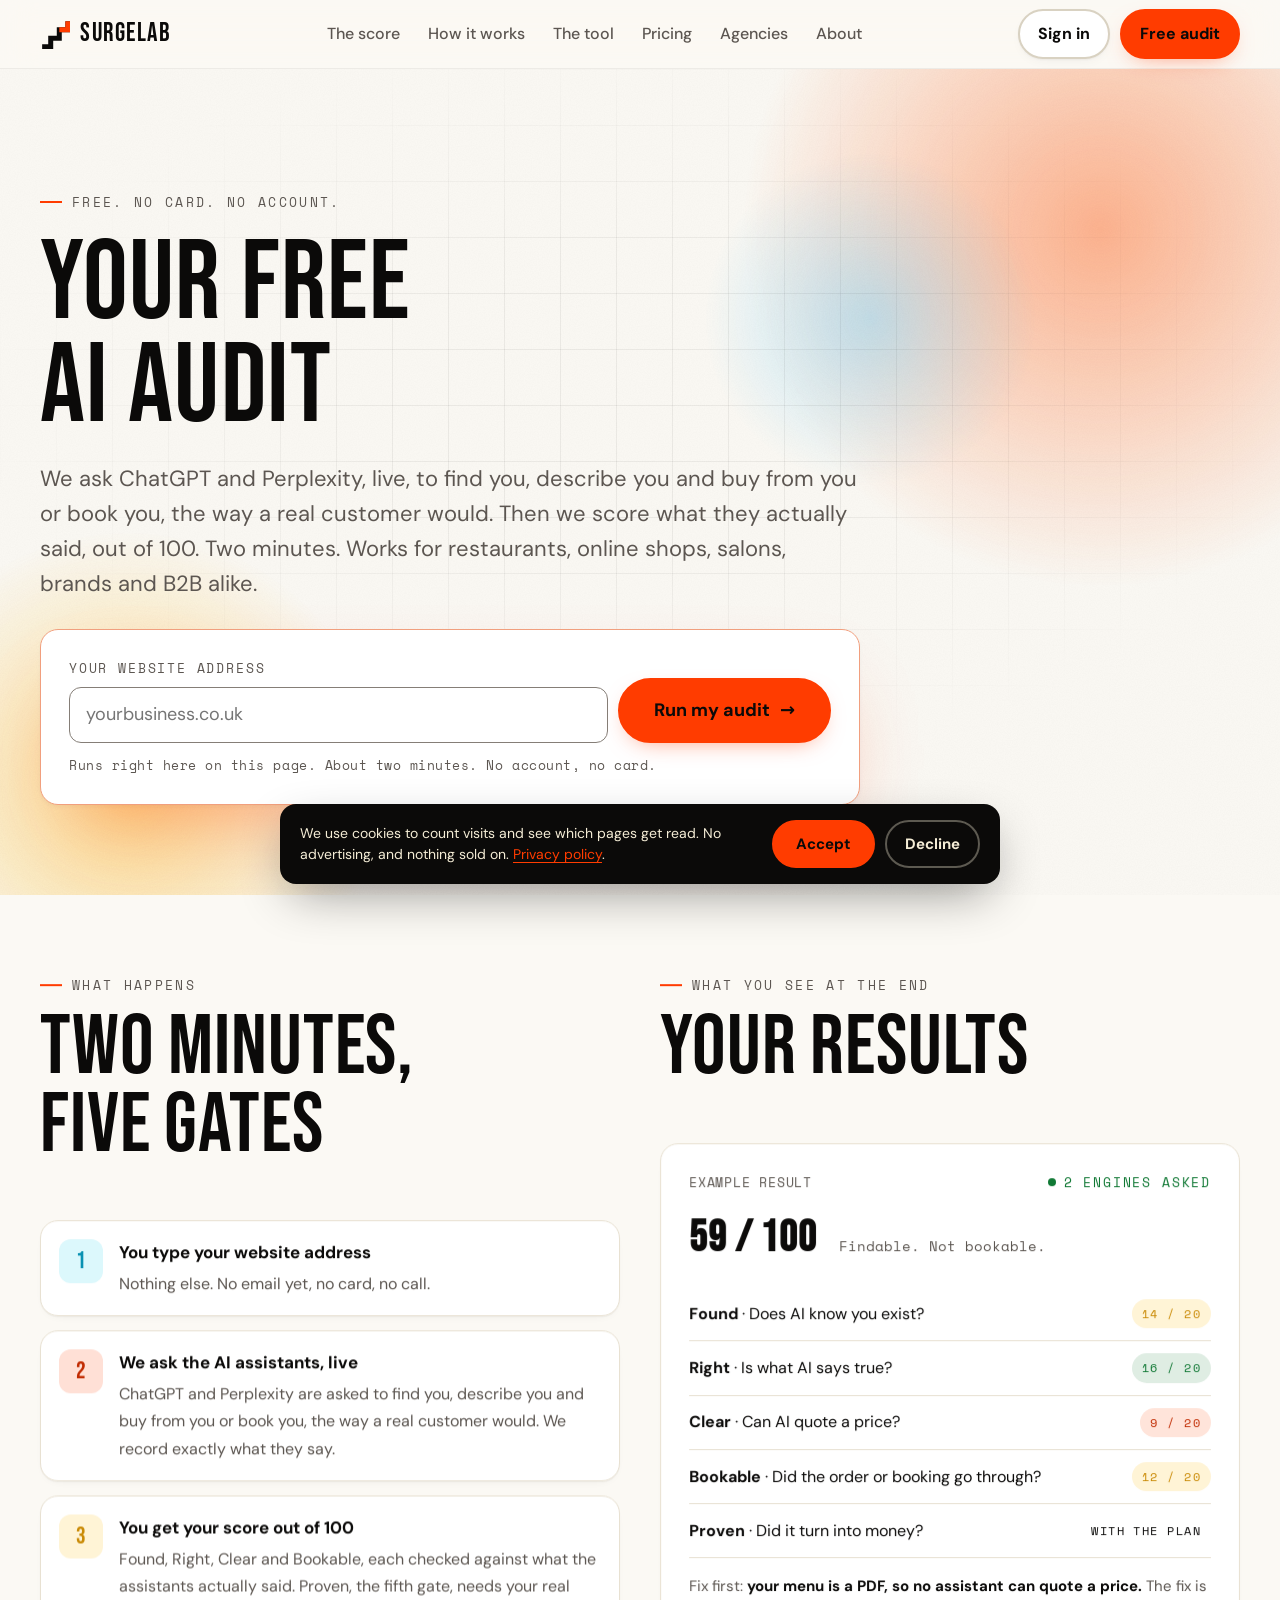
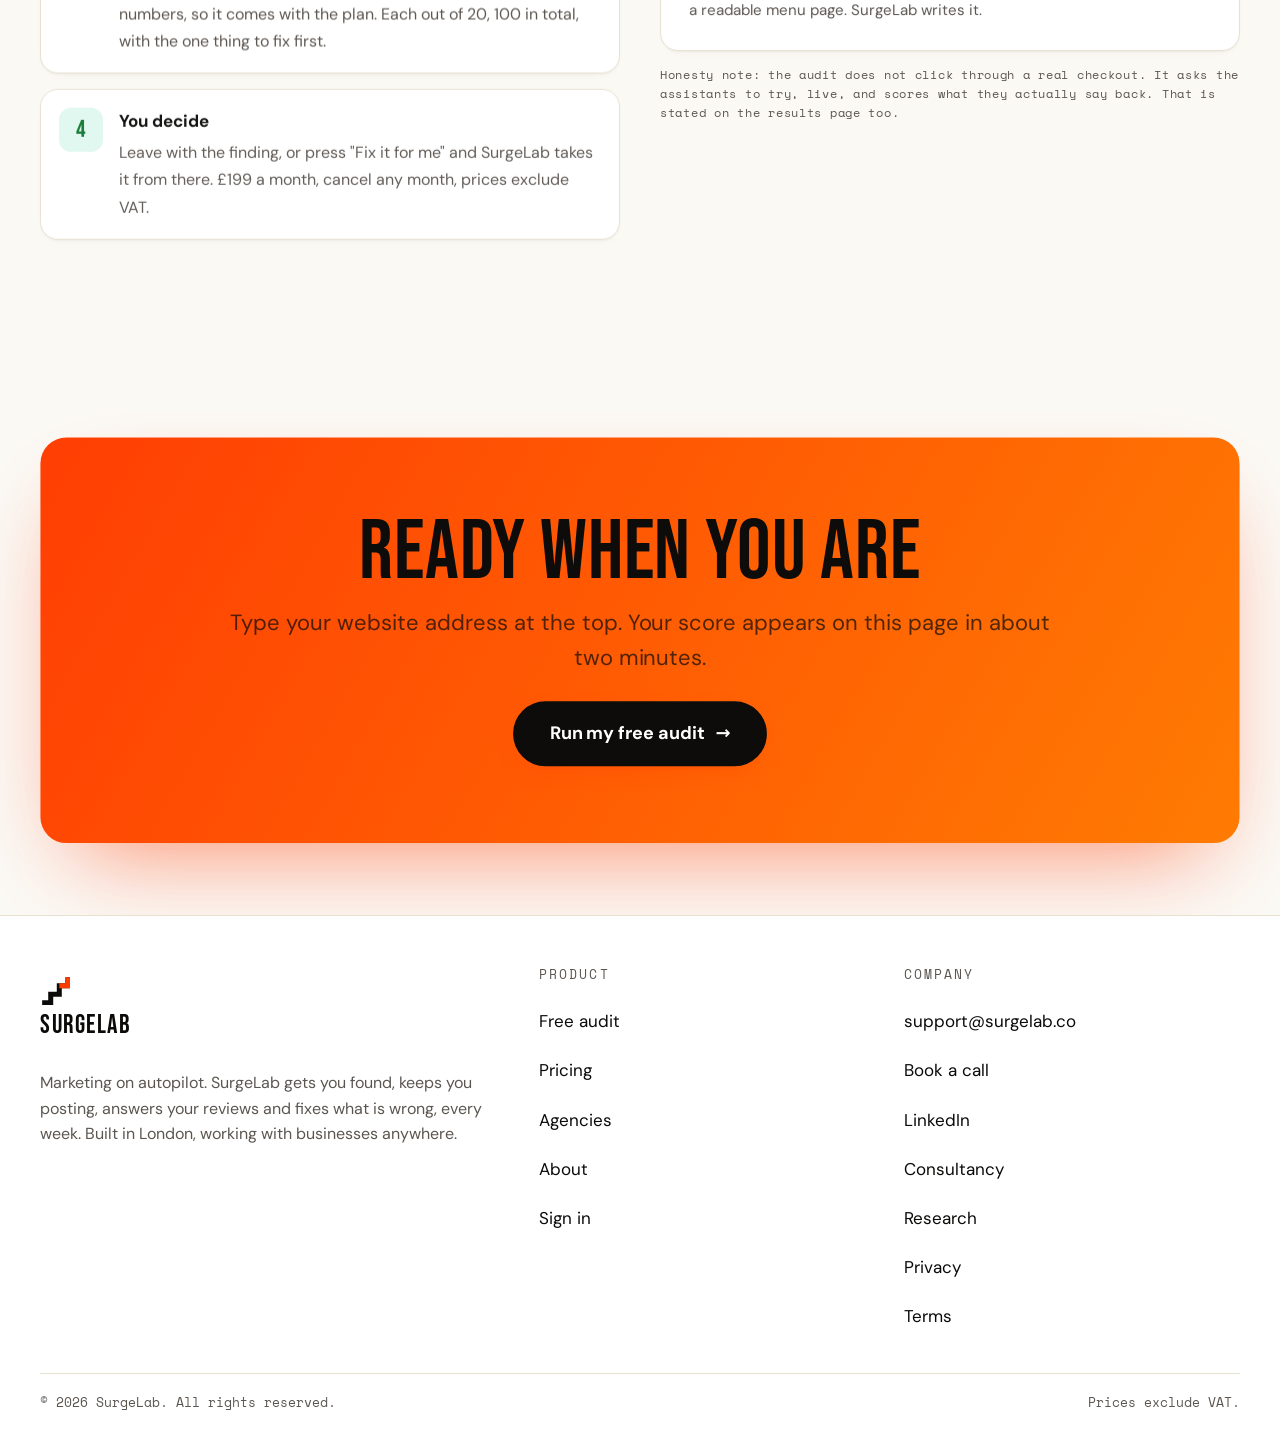
<file: audit.html>
<!DOCTYPE html>
<html lang="en-GB">
<head>
  <meta charset="utf-8">
  <meta name="viewport" content="width=device-width, initial-scale=1">
  <title>Free AI visibility audit for your business | SurgeLab</title>
  <meta name="description" content="Type in your website and find out, in two minutes, whether AI assistants like ChatGPT and Perplexity find you, describe you correctly and send customers to you. Free, no card, no account. Any kind of business.">
  <link rel="canonical" href="https://surgelab.co/audit">
  <link rel="llms-txt" href="/llms.txt" type="text/plain">
  <meta name="theme-color" content="#FBF9F4">
  <link rel="icon" href="/assets/img/favicon.svg" type="image/svg+xml">
  <link rel="apple-touch-icon" href="/assets/img/apple-touch-icon.png">
  <meta property="og:type" content="website">
  <meta property="og:site_name" content="SurgeLab">
  <meta property="og:title" content="Your free AI audit">
  <meta property="og:description" content="Would ChatGPT and Perplexity recommend you? Find out in two minutes. Free.">
  <meta property="og:url" content="https://surgelab.co/audit">
  <meta property="og:image" content="https://surgelab.co/assets/img/og-image.png">
  <meta property="og:image:width" content="1200">
  <meta property="og:image:height" content="630">
  <meta property="og:image:alt" content="SurgeLab. Can AI book you? Your Front Door score out of 100.">
  <meta name="twitter:card" content="summary_large_image">
  <meta name="twitter:title" content="Your free AI audit">
  <meta name="twitter:description" content="Would ChatGPT and Perplexity recommend you? Find out in two minutes. Free.">
  <meta name="twitter:image" content="https://surgelab.co/assets/img/og-image.png">
  <link rel="preload" href="/assets/fonts/bebas-neue-latin-400-normal.woff2" as="font" type="font/woff2" crossorigin>
  <link rel="preload" href="/assets/fonts/dm-sans-latin-400-normal.woff2" as="font" type="font/woff2" crossorigin>
  <script>if(!matchMedia("(prefers-reduced-motion: reduce)").matches)document.documentElement.classList.add("js-anime")</script>
  <!-- Google Analytics. Held off until the visitor accepts cookies. -->
  <script>
    window.dataLayer = window.dataLayer || [];
    function gtag(){dataLayer.push(arguments);}
    gtag('consent','default',{ad_storage:'denied',ad_user_data:'denied',ad_personalization:'denied',analytics_storage:'denied'});
    try{if(localStorage.getItem('sl-cookies')==='granted'){gtag('consent','update',{analytics_storage:'granted'});}}catch(e){}
    gtag('js',new Date());
    gtag('config','G-MWPDZ9F3QK');
  </script>
  <script async src="https://www.googletagmanager.com/gtag/js?id=G-MWPDZ9F3QK"></script>
  <link rel="stylesheet" href="/assets/css/site.min.css?v=f565749b">
  <script type="application/ld+json">
  {
    "@context": "https://schema.org",
    "@type": "WebPage",
    "name": "Your free AI audit",
    "url": "https://surgelab.co/audit",
    "description": "Find out whether AI assistants can find, describe and book your business. Free.",
    "isPartOf": { "@id": "https://surgelab.co/#org" }
  }
  </script>
</head>
<body>
<a class="skip-link" href="#main">Skip to content</a>

<header class="site-header">
  <div class="container">
    <a class="logo" href="/" aria-label="SurgeLab home">
      <svg viewBox="0 0 84 84" aria-hidden="true" fill="none"><path d="M6 78H30V54H54V30H78V6" stroke="currentColor" stroke-width="14"/><path class="logo-tick" d="M54 30H78V6" stroke="#FF3C00" stroke-width="14"/></svg>
      <span>SurgeLab</span>
    </a>
    <nav class="nav" aria-label="Main">
      <a href="/#score">The score</a>
      <a href="/#how">How it works</a>
      <a href="/#tool">The tool</a>
      <a href="/#pricing">Pricing</a>
      <a href="/agencies">Agencies</a>
      <a href="/about">About</a>
    </nav>
    <div class="header-actions">
      <a class="btn btn-ghost btn-signin" href="https://socialtool.surgelab.co/login">Sign in</a>
      <a class="btn" href="/audit" aria-current="page">Free audit</a>
      <button class="menu-btn" type="button" aria-expanded="false" aria-controls="mobile-nav" aria-label="Menu"><span></span></button>
    </div>
  </div>
  <div class="mobile-nav" id="mobile-nav">
    <div class="container">
      <ul>
        <li><a href="/#score">The score</a></li>
        <li><a href="/#how">How it works</a></li>
        <li><a href="/#tool">The tool</a></li>
        <li><a href="/#pricing">Pricing</a></li>
        <li><a href="/agencies">Agencies</a></li>
        <li><a href="/about">About</a></li>
        <li><a href="https://socialtool.surgelab.co/login">Sign in</a></li>
      </ul>
    </div>
  </div>
</header>

<main id="main">
  <section class="hero audit-hero" aria-labelledby="audit-title" style="min-height: auto">
    <div class="mesh" aria-hidden="true">
      <div class="hero-layer" data-depth="0.14"><div class="blob blob-1"></div><div class="blob blob-4"></div></div>
      <div class="hero-layer" data-depth="0.07"><div class="blob blob-2"></div></div>
      <div class="hero-layer grid-bg" data-depth="0.04"></div>
      <div class="noise"></div>
    </div>
    <div class="container" style="position: relative">
      <div style="max-width: 820px">
        <p class="eyebrow">Free. No card. No account.</p>
        <h1 id="audit-title" class="display h1" style="font-size: clamp(52px, 11vw, 112px)">Your free <br>AI audit</h1>
        <p class="lede" style="margin-bottom: 28px">We ask ChatGPT and Perplexity, live, to find you, describe you and buy from you or book you, the way a real customer would. Then we score what they actually said, out of 100. Two minutes. Works for restaurants, online shops, salons, brands and B2B alike.</p>
      </div>

      <form id="audit-form" class="card audit-form" action="https://socialtool.surgelab.co/can-ai-book-you" method="get" data-reveal="scale" style="max-width: 820px" data-api="https://socialtool.surgelab.co/api/public">
        <div class="row">
          <div class="field" style="margin:0">
            <label for="site">Your website address</label>
            <input id="site" name="site" type="text" inputmode="url" autocomplete="url" placeholder="yourbusiness.co.uk" aria-describedby="site-note">
          </div>
          <div style="display:flex; align-items:flex-end">
            <button class="btn btn-lg" type="submit" id="audit-go"><span class="go-label">Run my audit</span> <span class="arrow" aria-hidden="true">&rarr;</span></button>
          </div>
        </div>
        <p class="note" id="site-note">Runs right here on this page. About two minutes. No account, no card.</p>
      </form>
      <div id="audit-run" class="audit-run" hidden aria-live="polite" style="max-width: 820px">
        <div class="ar-progress" hidden><span class="spin" aria-hidden="true"></span><p class="ar-line">Reading your website the way AI would...</p></div>
        <p class="ar-error" role="alert" hidden></p>
        <div class="ar-result card" hidden></div>
      </div>
    </div>
  </section>

  <section class="section" aria-labelledby="what-title" style="padding-top: clamp(40px, 6vw, 72px)">
    <div class="container">
      <div class="grid grid-2" style="gap: 40px; align-items: start">
        <div>
          <div class="section-head" data-reveal>
            <p class="eyebrow">What happens</p>
            <h2 id="what-title" class="display h2">Two minutes, five gates</h2>
          </div>
          <ol class="timeline">
            <li class="card card-accent tl" style="--accent: var(--cyan); --accent-ink: var(--cyan-ink)" data-reveal><span class="n">1</span><div><b>You type your website address</b><span>Nothing else. No email yet, no card, no call.</span></div></li>
            <li class="card card-accent tl" style="--accent: var(--orange); --accent-ink: var(--orange-ink); --d: 80ms" data-reveal><span class="n">2</span><div><b>We ask the AI assistants, live</b><span>ChatGPT and Perplexity are asked to find you, describe you and buy from you or book you, the way a real customer would. We record exactly what they say.</span></div></li>
            <li class="card card-accent tl" style="--accent: var(--amber); --accent-ink: var(--amber-ink); --d: 160ms" data-reveal><span class="n">3</span><div><b>You get your score out of 100</b><span>Found, Right, Clear and Bookable, each checked against what the assistants actually said. Proven, the fifth gate, needs your real numbers, so it comes with the plan. Each out of 20, 100 in total, with the one thing to fix first.</span></div></li>
            <li class="card card-accent tl" style="--accent: var(--green); --accent-ink: var(--green-ink); --d: 240ms" data-reveal><span class="n">4</span><div><b>You decide</b><span>Leave with the finding, or press "Fix it for me" and SurgeLab takes it from there. £199 a month, cancel any month, prices exclude VAT.</span></div></li>
          </ol>
        </div>
        <div>
          <div class="section-head" data-reveal>
            <p class="eyebrow">What you see at the end</p>
            <h2 class="display h2">Your results</h2>
          </div>
          <div class="card result-demo sample" data-reveal="scale">
            <div class="hud-top" style="margin-bottom: 10px"><span class="mono muted">EXAMPLE RESULT</span><span class="live"><i></i>2 ENGINES ASKED</span></div>
            <div class="total-line" style="margin: 0 0 14px"><b><span data-count="61">0</span> / 100</b><span>Findable. Not bookable.</span></div>
            <div class="row"><span><b>Found</b> · Does AI know you exist?</span><span class="pill pill-warn">14 / 20</span></div>
            <div class="row"><span><b>Right</b> · Is what AI says true?</span><span class="pill pill-ok">16 / 20</span></div>
            <div class="row"><span><b>Clear</b> · Can AI quote a price?</span><span class="pill pill-bad">9 / 20</span></div>
            <div class="row"><span><b>Bookable</b> · Did the order or booking go through?</span><span class="pill pill-warn">12 / 20</span></div>
            <div class="row"><span><b>Proven</b> · Did it turn into money?</span><span class="pill">With the plan</span></div>
            <p class="muted" style="margin: 16px 0 0; font-size: 15px">Fix first: <b class="ink">your menu is a PDF, so no assistant can quote a price.</b> The fix is a readable menu page. SurgeLab writes it.</p>
          </div>
          <p class="mono muted" style="margin-top: 14px; font-size: 12px">Honesty note: the audit does not click through a real checkout. It asks the assistants to try, live, and scores what they actually say back. That is stated on the results page too.</p>
        </div>
      </div>
    </div>
  </section>

  <section class="section-tight">
    <div class="container">
      <div class="cta-band" data-reveal="scale">
        <h2 class="display h2">Ready when you are</h2>
        <p class="lede">Type your website address at the top. Your score appears on this page in about two minutes.</p>
        <div class="btn-row">
          <a class="btn btn-lg" href="#site" data-scroll-form>Run my free audit <span class="arrow" aria-hidden="true">&rarr;</span></a>
        </div>
      </div>
    </div>
  </section>
</main>

<footer class="site-footer">
  <div class="container">
    <div class="foot-grid">
      <div>
        <a class="logo" href="/" aria-label="SurgeLab home">
          <svg viewBox="0 0 84 84" aria-hidden="true" fill="none"><path d="M6 78H30V54H54V30H78V6" stroke="currentColor" stroke-width="14"/><path class="logo-tick" d="M54 30H78V6" stroke="#FF3C00" stroke-width="14"/></svg>
          <span>SurgeLab</span>
        </a>
        <p style="margin-top: 12px">Marketing on autopilot. SurgeLab gets you found, keeps you posting, answers your reviews and fixes what is wrong, every week. Built in London, working with businesses anywhere.</p>
      </div>
      <div>
        <h3>Product</h3>
        <a href="/audit">Free audit</a><br>
        <a href="/#pricing">Pricing</a><br>
        <a href="/agencies">Agencies</a><br>
        <a href="/about">About</a><br>
        <a href="https://socialtool.surgelab.co/login">Sign in</a>
      </div>
      <div>
        <h3>Company</h3>
        <a href="mailto:support@surgelab.co">support@surgelab.co</a><br>
        <a href="https://cal.com/james-birnbaum-zgzeth/30min" rel="noopener">Book a call</a><br>
        <a href="https://www.linkedin.com/company/surgelab-ai/" rel="noopener">LinkedIn</a><br>
        <a href="/consultancy">Consultancy</a><br>
        <a href="/blog">Research</a><br>
        <a href="/privacy">Privacy</a><br>
        <a href="/terms">Terms</a>
      </div>
    </div>
    <div class="foot-bottom">
      <span>&copy; <span data-year>2026</span> SurgeLab. All rights reserved.</span>
      <span>Prices exclude VAT.</span>
    </div>
  </div>
</footer>

<script src="/assets/js/anime.umd.min.js" defer></script>
<script src="/assets/js/site.js?v=5ea0ce2c" defer></script>
</body>
</html>
</file>
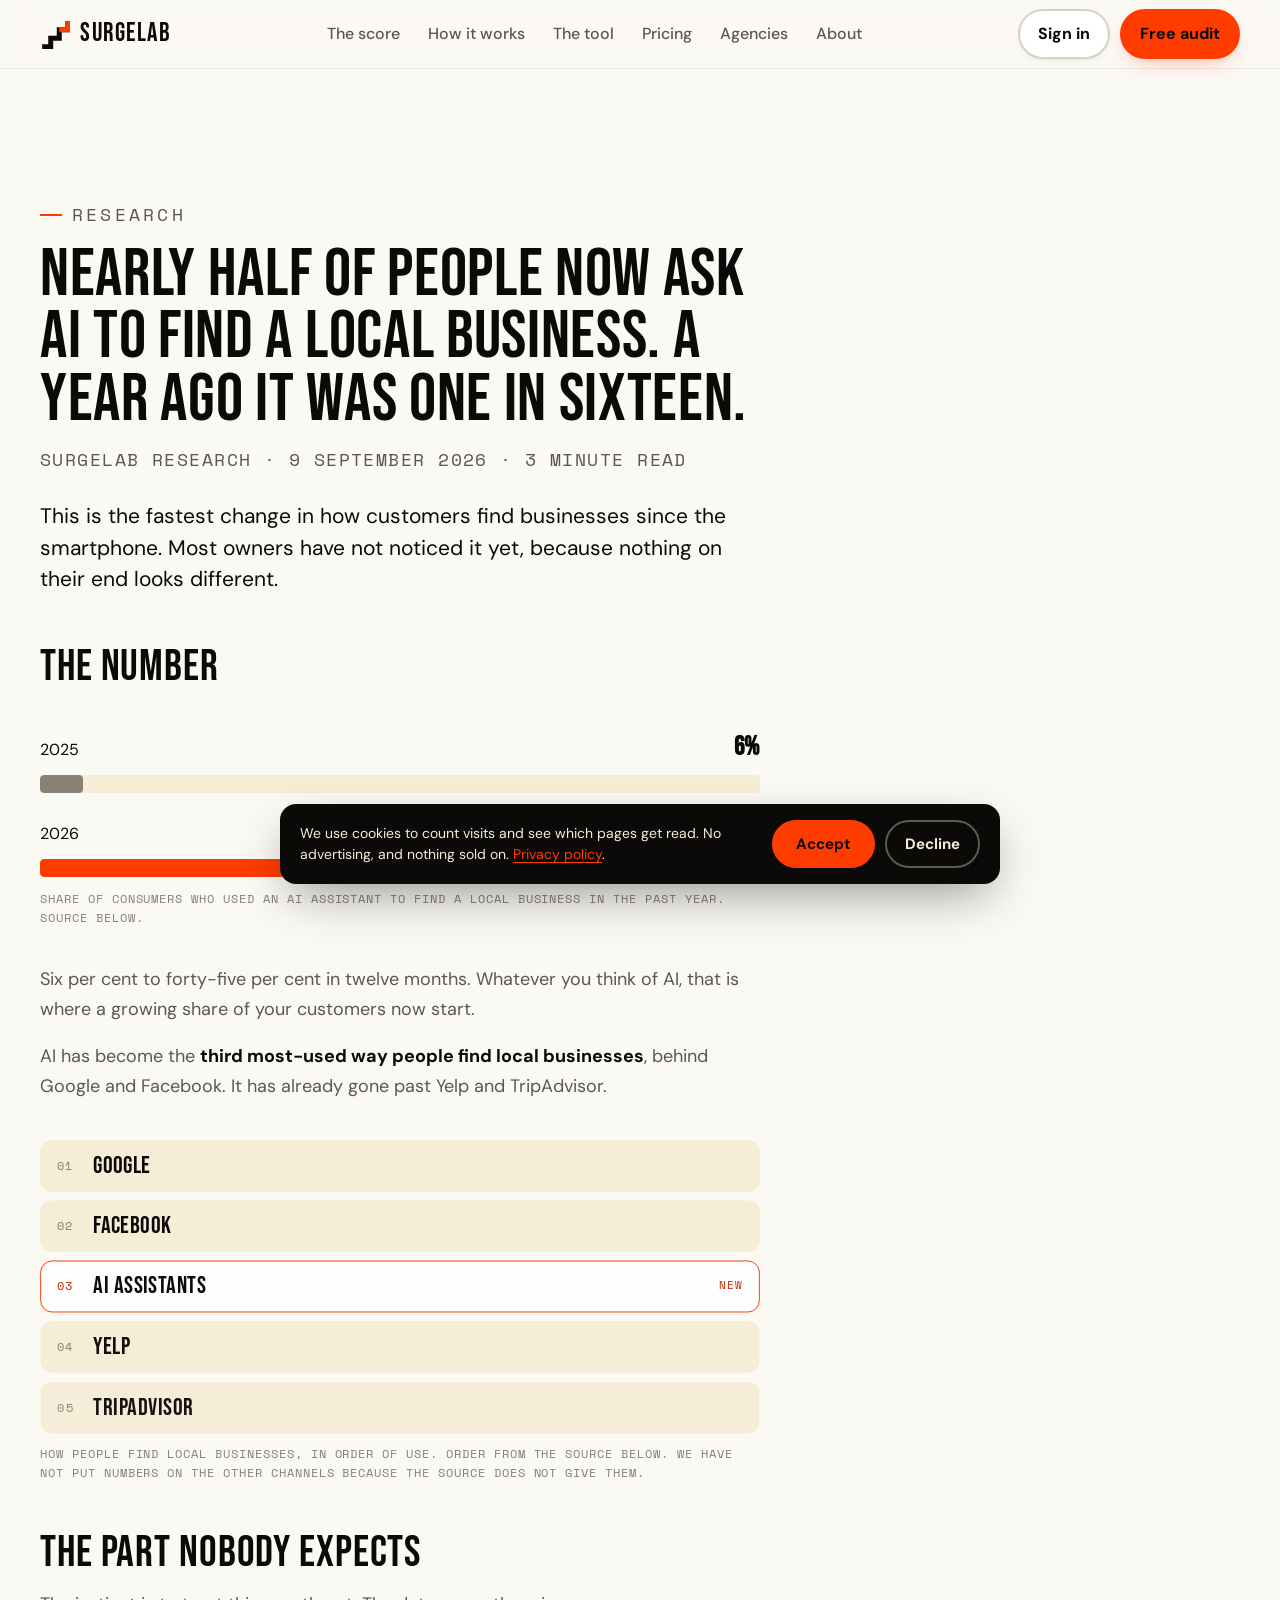
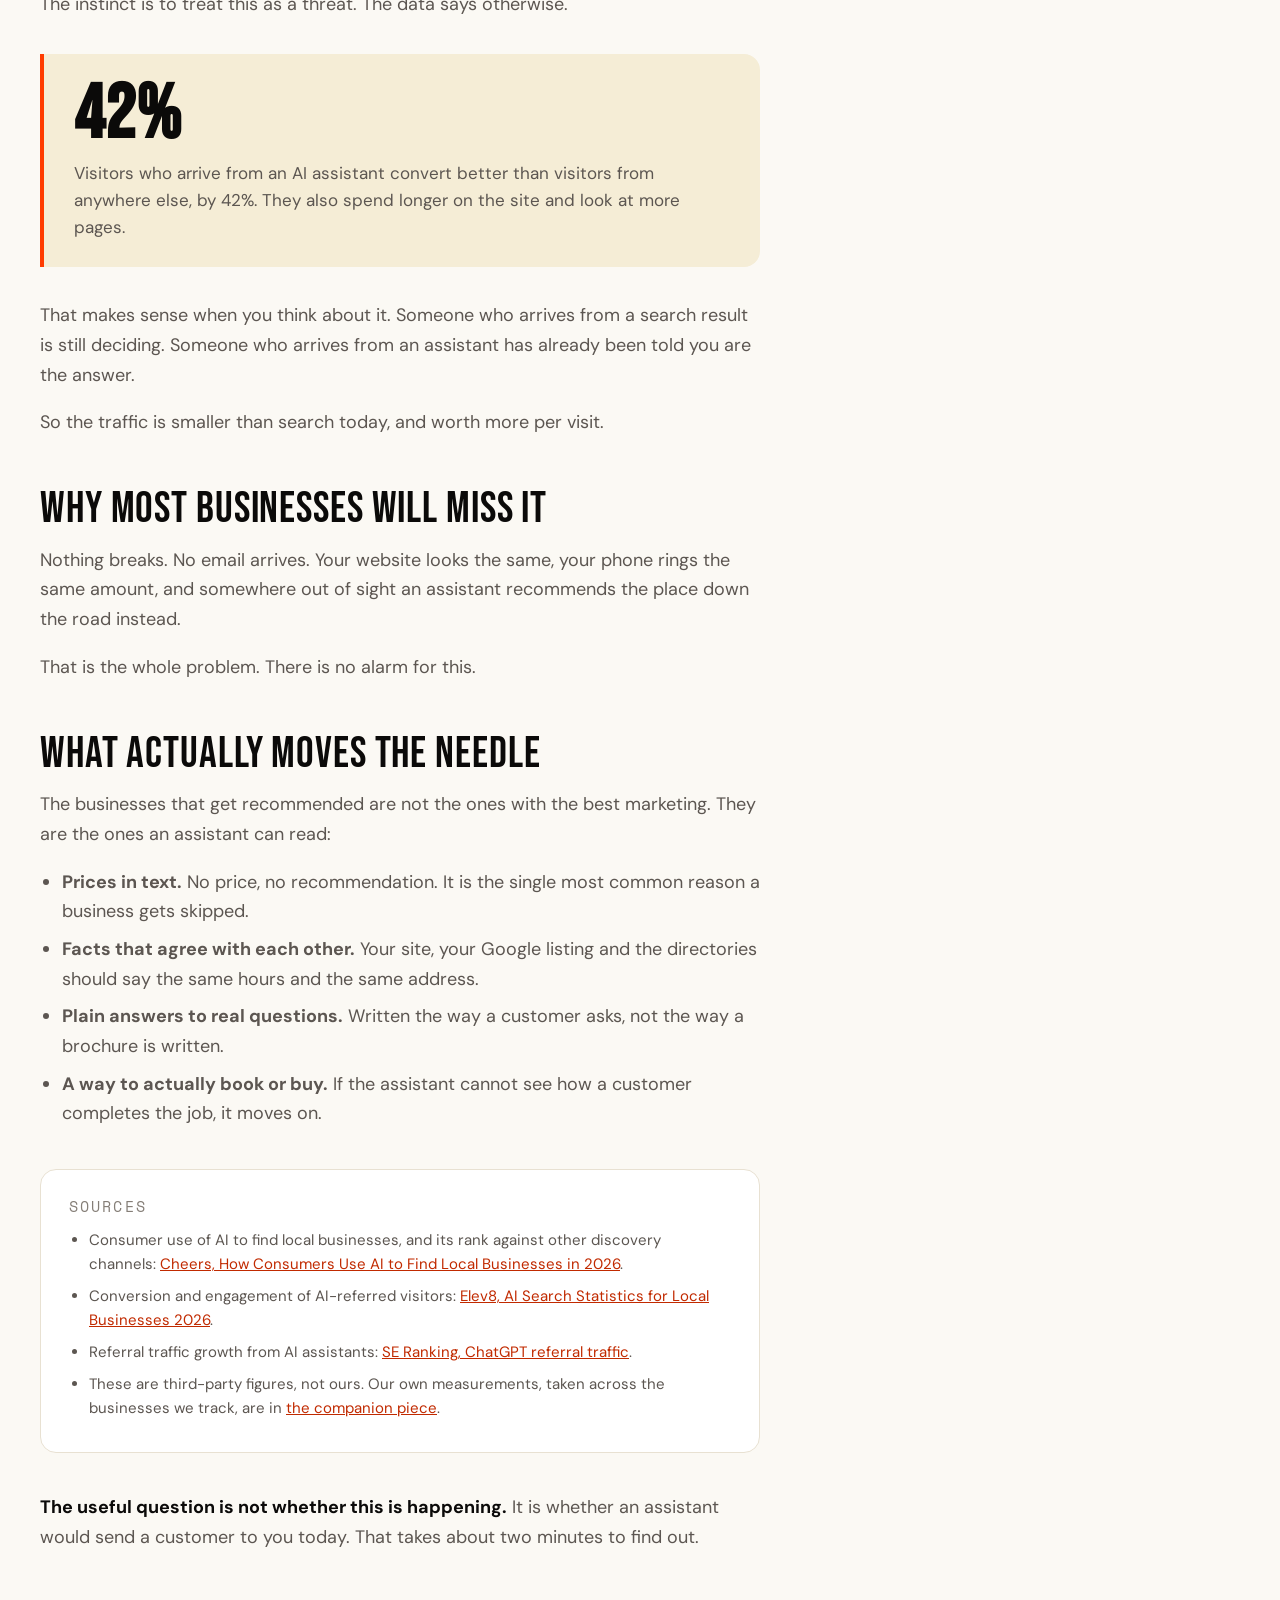
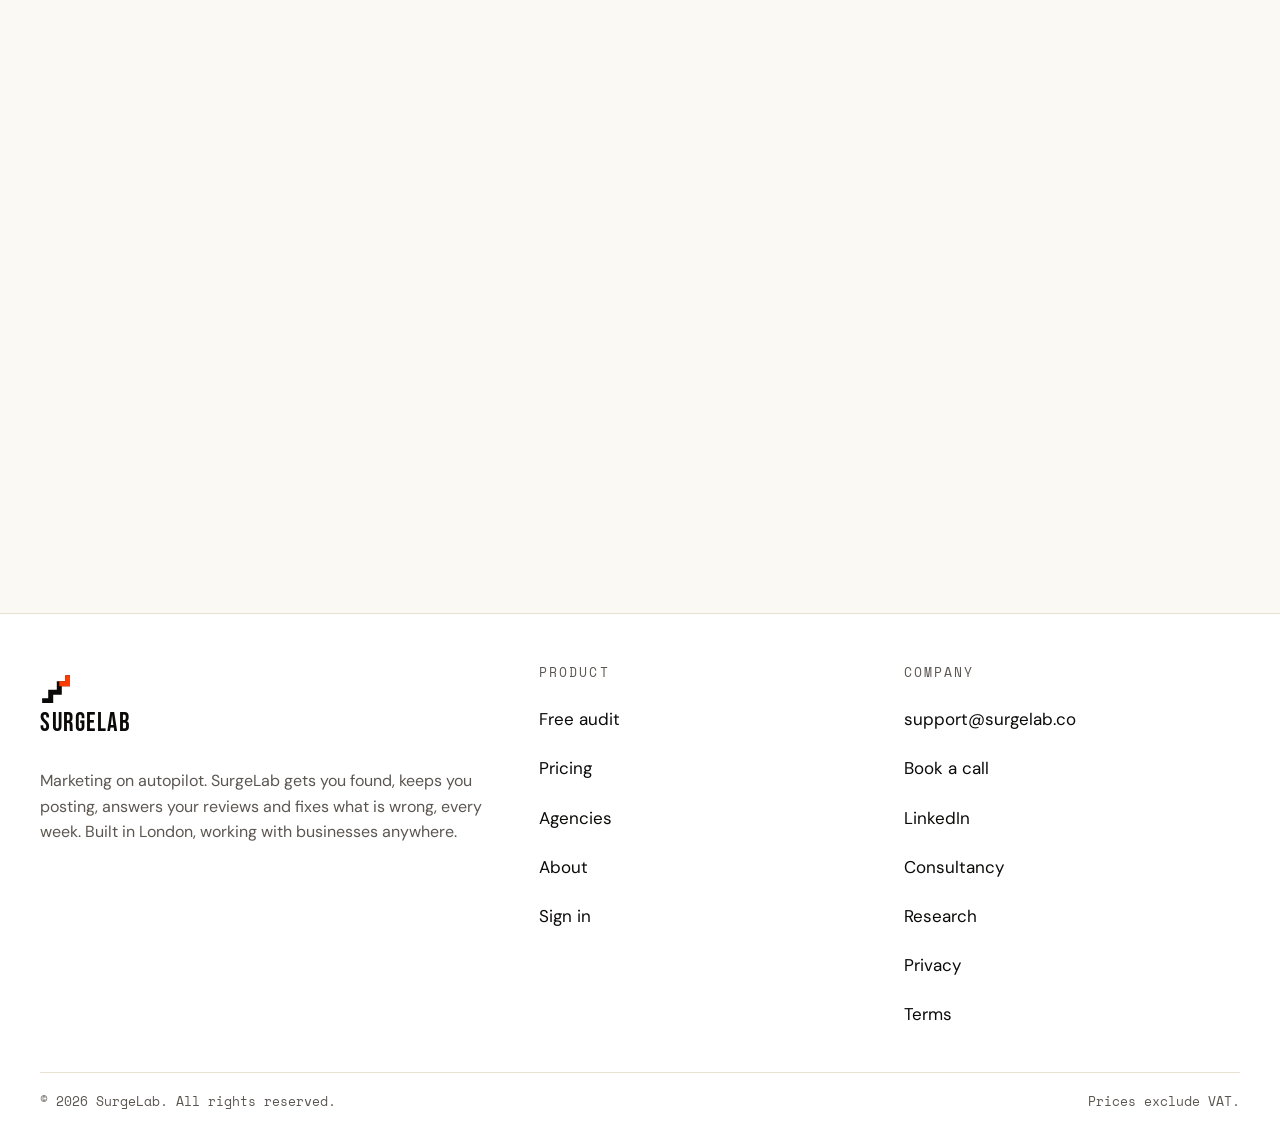
<file: blog-ai-search.html>
<!DOCTYPE html>
<html lang="en-GB">
<head>
  <meta charset="utf-8">
  <meta name="viewport" content="width=device-width, initial-scale=1">
  <title>45% now use AI to find a local business | SurgeLab</title>
  <meta name="description" content="Consumer use of AI assistants to find local businesses went from 6% to 45% in a year, making AI the third most-used discovery channel. Visitors arriving from AI convert 42% better.">
  <link rel="canonical" href="https://surgelab.co/blog/how-people-find-businesses-now">
  <link rel="llms-txt" href="/llms.txt" type="text/plain">
  <meta name="theme-color" content="#FBF9F4">
  <link rel="icon" href="/assets/img/favicon.svg" type="image/svg+xml">
  <link rel="apple-touch-icon" href="/assets/img/apple-touch-icon.png">
  <meta property="og:type" content="article">
  <meta property="og:site_name" content="SurgeLab">
  <meta property="og:title" content="Nearly half of people now ask AI to find a local business">
  <meta property="og:description" content="Consumer use of AI assistants to find local businesses went from 6% to 45% in a year, making AI the third most-used discovery channel. Visitors arriving from AI convert 42% better.">
  <meta property="article:published_time" content="2026-09-09">
  <meta property="article:modified_time" content="2026-09-09">
  <meta property="article:author" content="SurgeLab">
  <meta property="og:url" content="https://surgelab.co/blog/how-people-find-businesses-now">
  <meta property="og:image" content="https://surgelab.co/assets/img/og-blog-ai-search.png">
  <meta property="og:image:width" content="1200">
  <meta property="og:image:height" content="630">
  <meta property="og:image:alt" content="SurgeLab research. Use of AI to find a local business rose from 6% to 45% in a year.">
  <meta name="twitter:card" content="summary_large_image">
  <meta name="twitter:title" content="Nearly half of people now ask AI to find a local business">
  <meta name="twitter:description" content="Consumer use of AI assistants to find local businesses went from 6% to 45% in a year, making AI the third most-used discovery channel. Visitors arriving from AI convert 42% better.">
  <meta name="twitter:image" content="https://surgelab.co/assets/img/og-blog-ai-search.png">
  <link rel="preload" href="/assets/fonts/bebas-neue-latin-400-normal.woff2" as="font" type="font/woff2" crossorigin>
  <link rel="preload" href="/assets/fonts/dm-sans-latin-400-normal.woff2" as="font" type="font/woff2" crossorigin>
  <script>if(!matchMedia("(prefers-reduced-motion: reduce)").matches)document.documentElement.classList.add("js-anime")</script>
  <!-- Google Analytics. Held off until the visitor accepts cookies. -->
  <script>
    window.dataLayer = window.dataLayer || [];
    function gtag(){dataLayer.push(arguments);}
    gtag('consent','default',{ad_storage:'denied',ad_user_data:'denied',ad_personalization:'denied',analytics_storage:'denied'});
    try{if(localStorage.getItem('sl-cookies')==='granted'){gtag('consent','update',{analytics_storage:'granted'});}}catch(e){}
    gtag('js',new Date());
    gtag('config','G-MWPDZ9F3QK');
  </script>
  <script async src="https://www.googletagmanager.com/gtag/js?id=G-MWPDZ9F3QK"></script>
  <script type="application/ld+json">
{"@context": "https://schema.org", "@graph": [{"@type": "BlogPosting", "@id": "https://surgelab.co/blog/how-people-find-businesses-now#post", "headline": "Nearly half of people now ask AI to find a local business. A year ago it was one in sixteen.", "description": "Consumer use of AI assistants to find local businesses went from 6% to 45% in a year, making AI the third most-used discovery channel. Visitors arriving from AI convert 42% better.", "url": "https://surgelab.co/blog/how-people-find-businesses-now", "datePublished": "2026-09-09", "dateModified": "2026-09-09", "inLanguage": "en-GB", "author": {"@type": "Organization", "@id": "https://surgelab.co/#org", "name": "SurgeLab"}, "publisher": {"@id": "https://surgelab.co/#org"}, "isPartOf": {"@type": "Blog", "@id": "https://surgelab.co/blog#blog", "name": "SurgeLab research"}, "mainEntityOfPage": "https://surgelab.co/blog/how-people-find-businesses-now"}, {"@type": "Organization", "@id": "https://surgelab.co/#org", "name": "SurgeLab", "legalName": "SurgeLab AI Ltd", "url": "https://surgelab.co/"}]}
  </script>
  <link rel="stylesheet" href="/assets/css/site.min.css?v=f565749b">
</head>
<body>
<a class="skip-link" href="#main">Skip to content</a>

<header class="site-header">
  <div class="container">
    <a class="logo" href="/" aria-label="SurgeLab home">
      <svg viewBox="0 0 84 84" aria-hidden="true" fill="none"><path d="M6 78H30V54H54V30H78V6" stroke="currentColor" stroke-width="14"/><path class="logo-tick" d="M54 30H78V6" stroke="#FF3C00" stroke-width="14"/></svg>
      <span>SurgeLab</span>
    </a>
    <nav class="nav" aria-label="Main">
      <a href="/#score">The score</a>
      <a href="/#how">How it works</a>
      <a href="/#tool">The tool</a>
      <a href="/#pricing">Pricing</a>
      <a href="/agencies">Agencies</a>
      <a href="/about">About</a>
    </nav>
    <div class="header-actions">
      <a class="btn btn-ghost btn-signin" href="https://socialtool.surgelab.co/login">Sign in</a>
      <a class="btn" href="/audit">Free audit</a>
      <button class="menu-btn" type="button" aria-expanded="false" aria-controls="mobile-nav" aria-label="Menu"><span></span></button>
    </div>
  </div>
  <div class="mobile-nav" id="mobile-nav">
    <div class="container">
      <ul>
        <li><a href="/#score">The score</a></li>
        <li><a href="/#how">How it works</a></li>
        <li><a href="/#tool">The tool</a></li>
        <li><a href="/#pricing">Pricing</a></li>
        <li><a href="/agencies">Agencies</a></li>
        <li><a href="/about">About</a></li>
        <li><a href="https://socialtool.surgelab.co/login">Sign in</a></li>
      </ul>
    </div>
  </div>
</header>

<main id="main">
  <section class="section">
    <div class="container">
      <div class="article">
        <p class="eyebrow">Research</p>
        <h1 class="display h2" style="font-size: clamp(38px, 6vw, 68px); margin-bottom: 14px">Nearly half of people now ask AI to find a local business. A year ago it was one in sixteen.</h1>
        <p class="post-meta">SurgeLab research &middot; <time datetime="2026-09-09">9 September 2026</time> &middot; 3 minute read</p>

        <p class="standfirst" style="margin-top: 26px">This is the fastest change in how customers find businesses since the smartphone. Most owners have not noticed it yet, because nothing on their end looks different.</p>

        <h2>The number</h2>

        <figure class="chart">
          <div class="bars" data-reveal>
            <div class="bar-row">
              <div class="lab"><span>2025</span><b>6%</b></div>
              <div class="bar-track"><i class="bar-fill" style="--w: 6%; background: #8A8175"></i></div>
            </div>
            <div class="bar-row">
              <div class="lab"><span>2026</span><b>45%</b></div>
              <div class="bar-track"><i class="bar-fill" style="--w: 45%; background: #FF3C00"></i></div>
            </div>
          </div>
          <figcaption>Share of consumers who used an AI assistant to find a local business in the past year. Source below.</figcaption>
        </figure>

        <p>Six per cent to forty-five per cent in twelve months. Whatever you think of AI, that is where a growing share of your customers now start.</p>
        <p>AI has become the <strong>third most-used way people find local businesses</strong>, behind Google and Facebook. It has already gone past Yelp and TripAdvisor.</p>

        <figure class="chart">
          <div class="ladder" data-stagger>
            <div class="ladder-row"><span class="ladder-rank">01</span><span class="ladder-name">Google</span></div>
            <div class="ladder-row"><span class="ladder-rank">02</span><span class="ladder-name">Facebook</span></div>
            <div class="ladder-row is-new"><span class="ladder-rank">03</span><span class="ladder-name">AI assistants</span><span class="ladder-note">New</span></div>
            <div class="ladder-row"><span class="ladder-rank">04</span><span class="ladder-name">Yelp</span></div>
            <div class="ladder-row"><span class="ladder-rank">05</span><span class="ladder-name">TripAdvisor</span></div>
          </div>
          <figcaption>How people find local businesses, in order of use. Order from the source below. We have not put numbers on the other channels because the source does not give them.</figcaption>
        </figure>

        <h2>The part nobody expects</h2>
        <p>The instinct is to treat this as a threat. The data says otherwise.</p>

        <div class="keynum">
          <b>42%</b>
          <span>Visitors who arrive from an AI assistant convert better than visitors from anywhere else, by 42%. They also spend longer on the site and look at more pages.</span>
        </div>

        <p>That makes sense when you think about it. Someone who arrives from a search result is still deciding. Someone who arrives from an assistant has already been told you are the answer.</p>
        <p>So the traffic is smaller than search today, and worth more per visit.</p>

        <h2>Why most businesses will miss it</h2>
        <p>Nothing breaks. No email arrives. Your website looks the same, your phone rings the same amount, and somewhere out of sight an assistant recommends the place down the road instead.</p>
        <p>That is the whole problem. There is no alarm for this.</p>

        <h2>What actually moves the needle</h2>
        <p>The businesses that get recommended are not the ones with the best marketing. They are the ones an assistant can read:</p>
        <ul>
          <li><strong>Prices in text.</strong> No price, no recommendation. It is the single most common reason a business gets skipped.</li>
          <li><strong>Facts that agree with each other.</strong> Your site, your Google listing and the directories should say the same hours and the same address.</li>
          <li><strong>Plain answers to real questions.</strong> Written the way a customer asks, not the way a brochure is written.</li>
          <li><strong>A way to actually book or buy.</strong> If the assistant cannot see how a customer completes the job, it moves on.</li>
        </ul>

        <div class="method">
          <h3>Sources</h3>
          <ul>
            <li>Consumer use of AI to find local businesses, and its rank against other discovery channels: <a href="https://www.cheers.tech/geo-academy/ai-consumer-adoption" rel="noopener">Cheers, How Consumers Use AI to Find Local Businesses in 2026</a>.</li>
            <li>Conversion and engagement of AI-referred visitors: <a href="https://www.elev8operations.com/guides/ai-search-statistics-for-local-businesses-2026" rel="noopener">Elev8, AI Search Statistics for Local Businesses 2026</a>.</li>
            <li>Referral traffic growth from AI assistants: <a href="https://seranking.com/blog/chatgpt-referral-traffic-may-2026/" rel="noopener">SE Ranking, ChatGPT referral traffic</a>.</li>
            <li>These are third-party figures, not ours. Our own measurements, taken across the businesses we track, are in <a href="/blog/ai-names-your-competitor">the companion piece</a>.</li>
          </ul>
        </div>

        <p style="margin-top: 34px"><strong>The useful question is not whether this is happening.</strong> It is whether an assistant would send a customer to you today. That takes about two minutes to find out.</p>
      </div>
    </div>
  </section>

  <section class="section-tight">
    <div class="container">
      <div class="cta-band" data-reveal="scale">
        <h2 class="display h2">Would AI send a customer to you?</h2>
        <p class="lede">Free. No card, no call, no account. Just your website address.</p>
        <div class="btn-row">
          <a class="btn btn-lg" href="/audit">Run your free audit <span class="arrow" aria-hidden="true">&rarr;</span></a>
          <a class="btn btn-ghost btn-lg" href="/blog">More research</a>
        </div>
      </div>
    </div>
  </section>
</main>

<footer class="site-footer">
  <div class="container">
    <div class="foot-grid">
      <div>
        <a class="logo" href="/" aria-label="SurgeLab home">
          <svg viewBox="0 0 84 84" aria-hidden="true" fill="none"><path d="M6 78H30V54H54V30H78V6" stroke="currentColor" stroke-width="14"/><path class="logo-tick" d="M54 30H78V6" stroke="#FF3C00" stroke-width="14"/></svg>
          <span>SurgeLab</span>
        </a>
        <p style="margin-top: 12px">Marketing on autopilot. SurgeLab gets you found, keeps you posting, answers your reviews and fixes what is wrong, every week. Built in London, working with businesses anywhere.</p>
      </div>
      <div>
        <h3>Product</h3>
        <a href="/audit">Free audit</a><br>
        <a href="/#pricing">Pricing</a><br>
        <a href="/agencies">Agencies</a><br>
        <a href="/about">About</a><br>
        <a href="https://socialtool.surgelab.co/login">Sign in</a>
      </div>
      <div>
        <h3>Company</h3>
        <a href="mailto:support@surgelab.co">support@surgelab.co</a><br>
        <a href="https://cal.com/james-birnbaum-zgzeth/30min" rel="noopener">Book a call</a><br>
        <a href="https://www.linkedin.com/company/surgelab-ai/" rel="noopener">LinkedIn</a><br>
        <a href="/consultancy">Consultancy</a><br>
        <a href="/blog">Research</a><br>
        <a href="/privacy">Privacy</a><br>
        <a href="/terms">Terms</a>
      </div>
    </div>
    <div class="foot-bottom">
      <span>&copy; <span data-year>2026</span> SurgeLab. All rights reserved.</span>
      <span>Prices exclude VAT.</span>
    </div>
  </div>
</footer>

<script src="/assets/js/anime.umd.min.js" defer></script>
<script src="/assets/js/site.js?v=5ea0ce2c" defer></script>
</body>
</html>
</file>
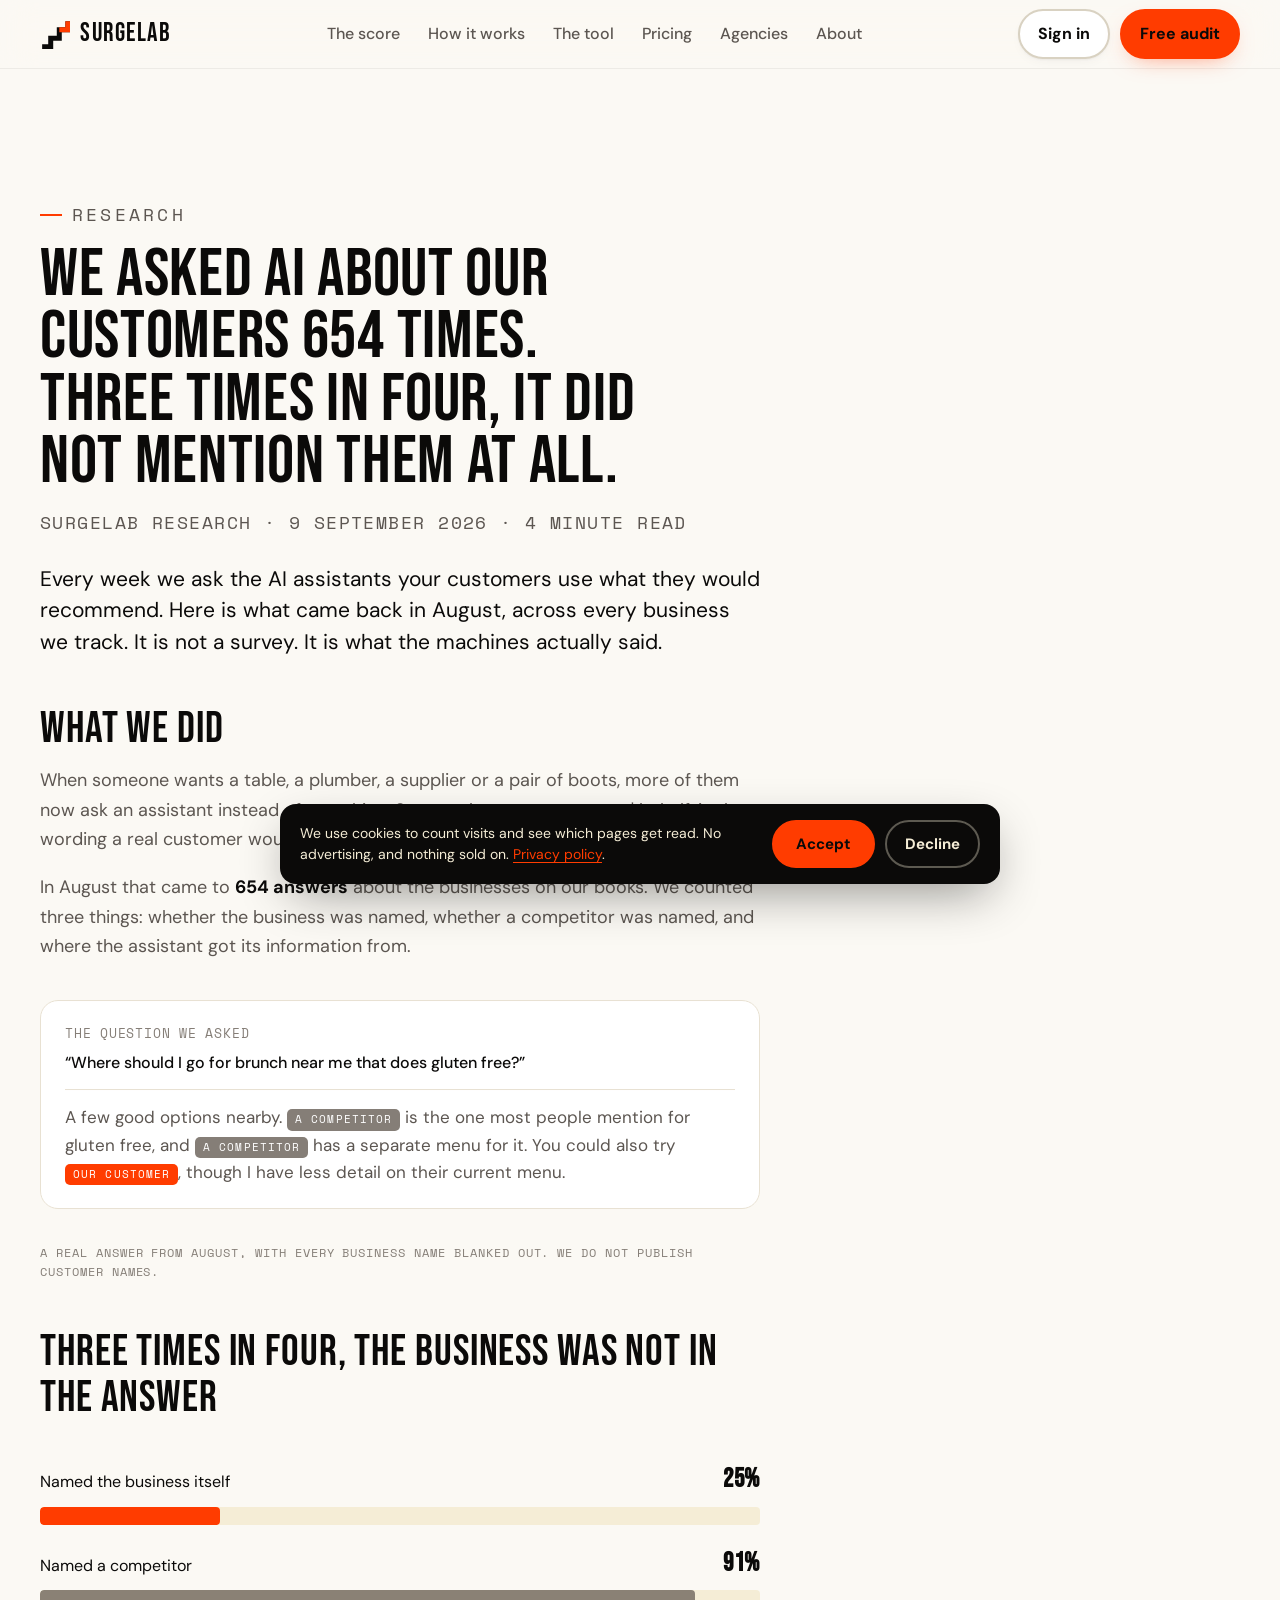
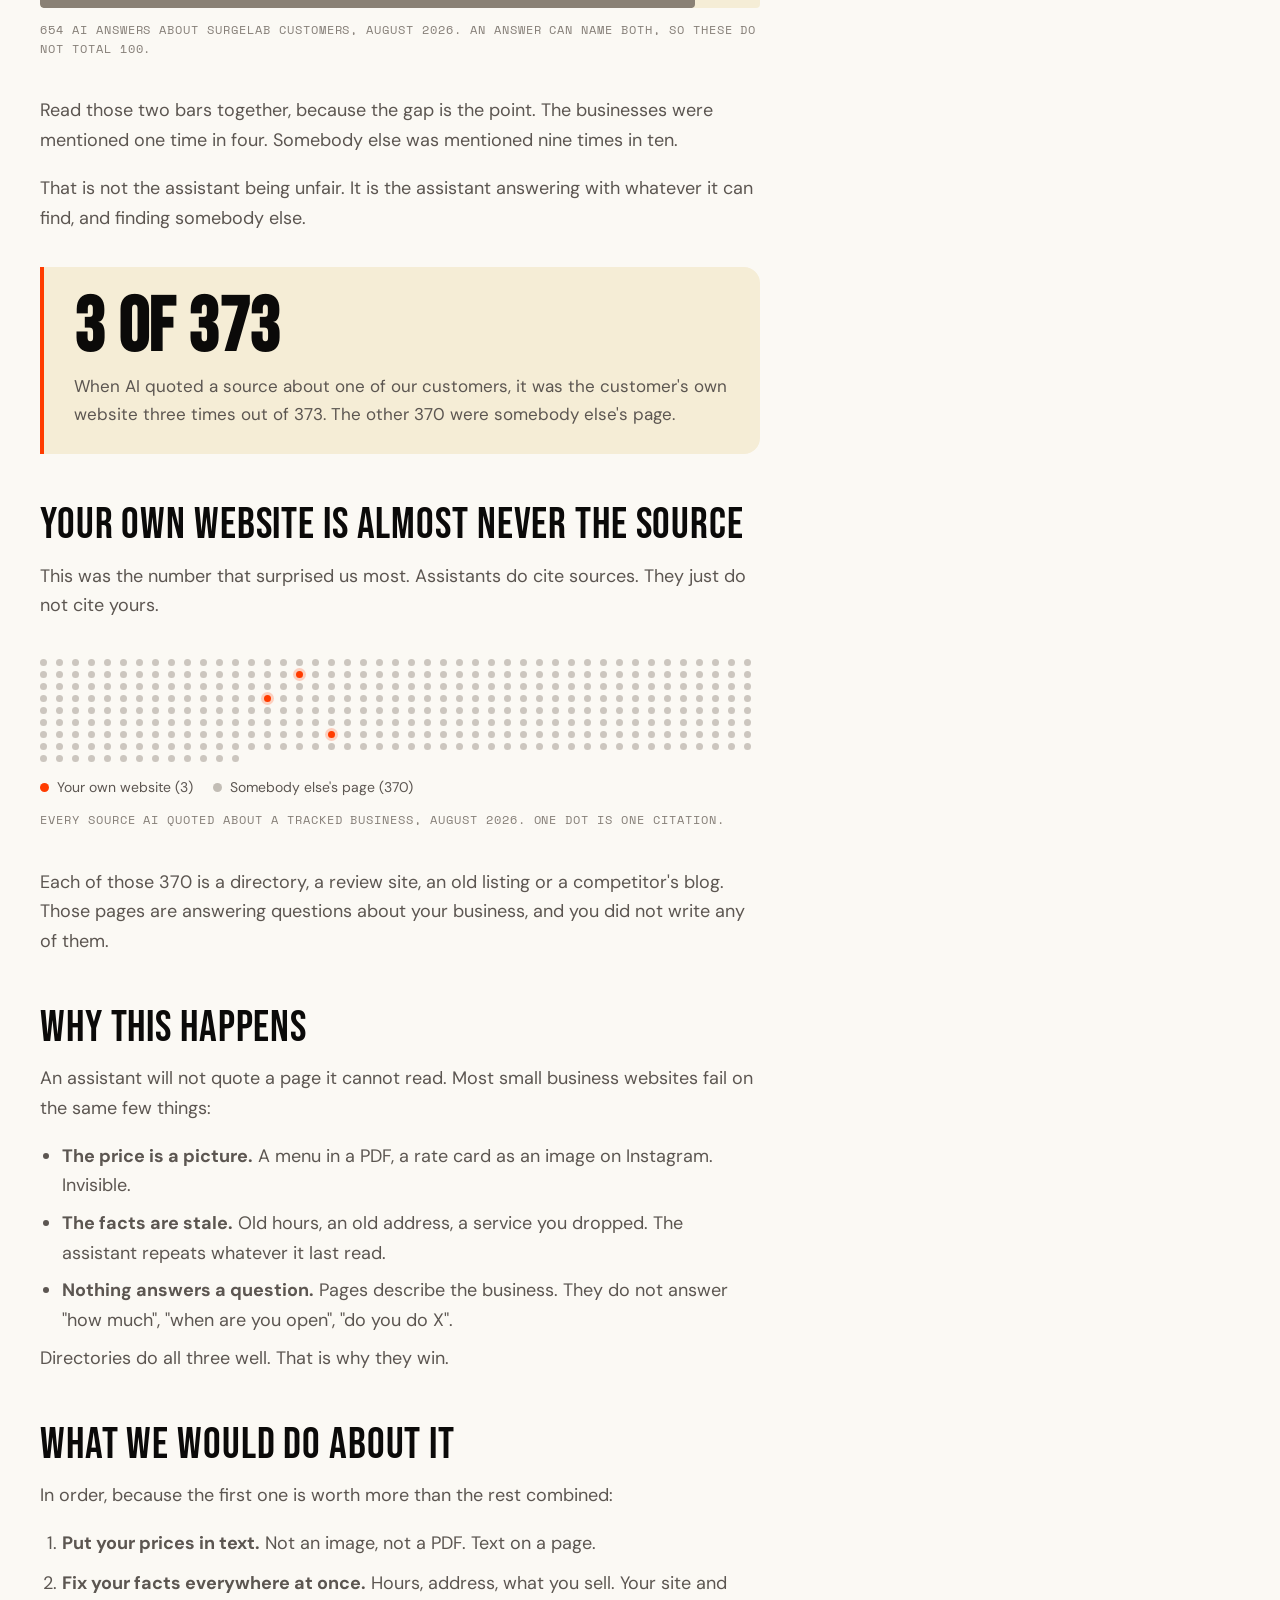
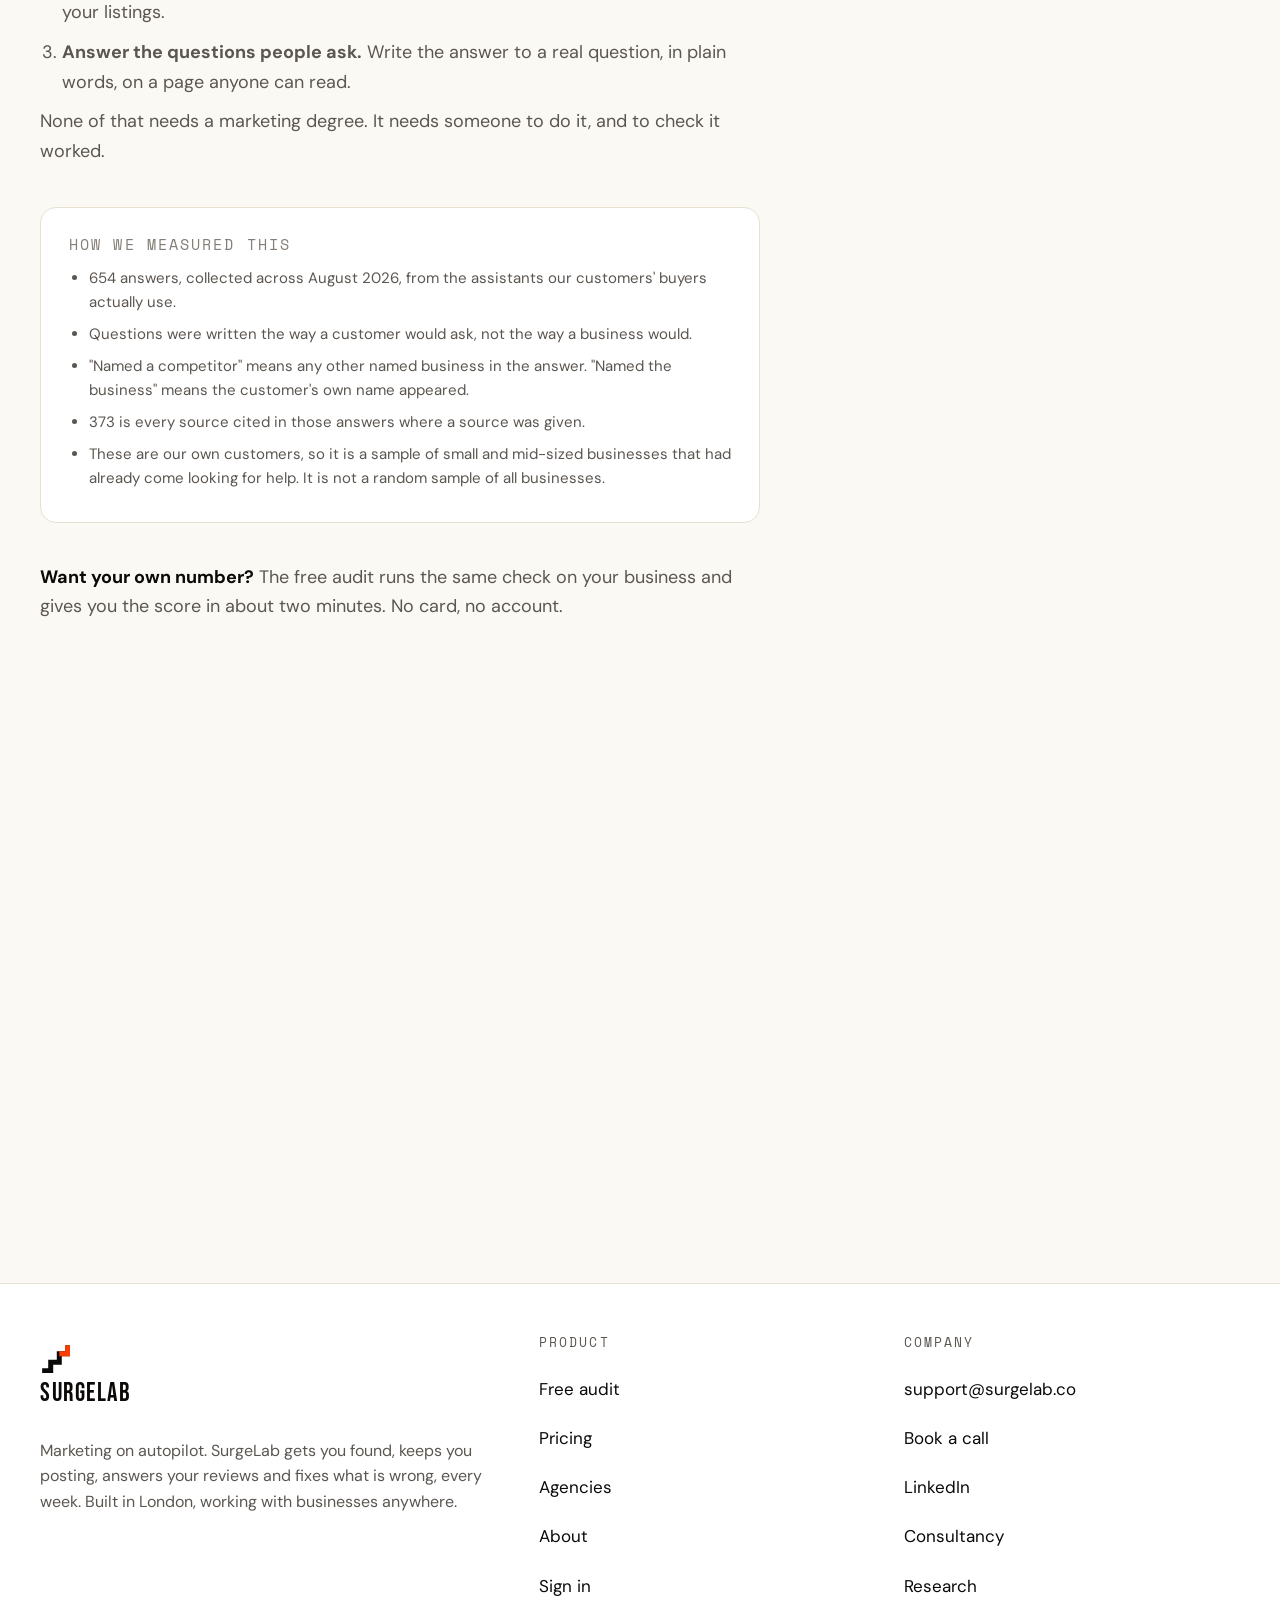
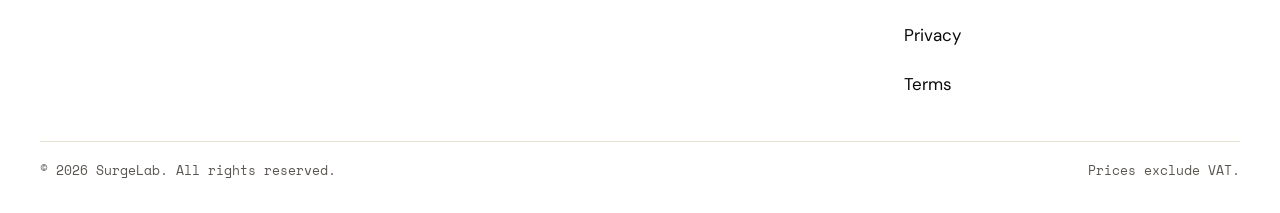
<file: blog-competitor.html>
<!DOCTYPE html>
<html lang="en-GB">
<head>
  <meta charset="utf-8">
  <meta name="viewport" content="width=device-width, initial-scale=1">
  <title>AI does not mention you in 3 answers out of 4 | SurgeLab</title>
  <meta name="description" content="SurgeLab measured 654 real AI answers about the businesses it tracks in August 2026. The business itself was named in only 25%. A competitor was named in 91%. Its own website was the cited source 3 times out of 373.">
  <link rel="canonical" href="https://surgelab.co/blog/ai-names-your-competitor">
  <link rel="llms-txt" href="/llms.txt" type="text/plain">
  <meta name="theme-color" content="#FBF9F4">
  <link rel="icon" href="/assets/img/favicon.svg" type="image/svg+xml">
  <link rel="apple-touch-icon" href="/assets/img/apple-touch-icon.png">
  <meta property="og:type" content="article">
  <meta property="og:site_name" content="SurgeLab">
  <meta property="og:title" content="Three answers in four do not mention you at all">
  <meta property="og:description" content="SurgeLab measured 654 real AI answers about the businesses it tracks in August 2026. The business itself was named in only 25%. A competitor was named in 91%. Its own website was the cited source 3 times out of 373.">
  <meta property="article:published_time" content="2026-09-09">
  <meta property="article:modified_time" content="2026-09-09">
  <meta property="article:author" content="SurgeLab">
  <meta property="og:url" content="https://surgelab.co/blog/ai-names-your-competitor">
  <meta property="og:image" content="https://surgelab.co/assets/img/og-blog-competitor.png">
  <meta property="og:image:width" content="1200">
  <meta property="og:image:height" content="630">
  <meta property="og:image:alt" content="SurgeLab research. 654 AI answers about our customers. A competitor named in 91%, the business itself in 25%.">
  <meta name="twitter:card" content="summary_large_image">
  <meta name="twitter:title" content="Three answers in four do not mention you at all">
  <meta name="twitter:description" content="SurgeLab measured 654 real AI answers about the businesses it tracks in August 2026. The business itself was named in only 25%. A competitor was named in 91%. Its own website was the cited source 3 times out of 373.">
  <meta name="twitter:image" content="https://surgelab.co/assets/img/og-blog-competitor.png">
  <link rel="preload" href="/assets/fonts/bebas-neue-latin-400-normal.woff2" as="font" type="font/woff2" crossorigin>
  <link rel="preload" href="/assets/fonts/dm-sans-latin-400-normal.woff2" as="font" type="font/woff2" crossorigin>
  <script>if(!matchMedia("(prefers-reduced-motion: reduce)").matches)document.documentElement.classList.add("js-anime")</script>
  <!-- Google Analytics. Held off until the visitor accepts cookies. -->
  <script>
    window.dataLayer = window.dataLayer || [];
    function gtag(){dataLayer.push(arguments);}
    gtag('consent','default',{ad_storage:'denied',ad_user_data:'denied',ad_personalization:'denied',analytics_storage:'denied'});
    try{if(localStorage.getItem('sl-cookies')==='granted'){gtag('consent','update',{analytics_storage:'granted'});}}catch(e){}
    gtag('js',new Date());
    gtag('config','G-MWPDZ9F3QK');
  </script>
  <script async src="https://www.googletagmanager.com/gtag/js?id=G-MWPDZ9F3QK"></script>
  <script type="application/ld+json">
{"@context": "https://schema.org", "@graph": [{"@type": "BlogPosting", "@id": "https://surgelab.co/blog/ai-names-your-competitor#post", "headline": "We asked AI about our customers 654 times. Three times in four, it did not mention them at all.", "description": "SurgeLab measured 654 real AI answers about the businesses it tracks in August 2026. The business itself was named in only 25%. A competitor was named in 91%. Its own website was the cited source 3 times out of 373.", "url": "https://surgelab.co/blog/ai-names-your-competitor", "datePublished": "2026-09-09", "dateModified": "2026-09-09", "inLanguage": "en-GB", "author": {"@type": "Organization", "@id": "https://surgelab.co/#org", "name": "SurgeLab"}, "publisher": {"@id": "https://surgelab.co/#org"}, "isPartOf": {"@type": "Blog", "@id": "https://surgelab.co/blog#blog", "name": "SurgeLab research"}, "mainEntityOfPage": "https://surgelab.co/blog/ai-names-your-competitor"}, {"@type": "Organization", "@id": "https://surgelab.co/#org", "name": "SurgeLab", "legalName": "SurgeLab AI Ltd", "url": "https://surgelab.co/"}]}
  </script>
  <link rel="stylesheet" href="/assets/css/site.min.css?v=f565749b">
</head>
<body>
<a class="skip-link" href="#main">Skip to content</a>

<header class="site-header">
  <div class="container">
    <a class="logo" href="/" aria-label="SurgeLab home">
      <svg viewBox="0 0 84 84" aria-hidden="true" fill="none"><path d="M6 78H30V54H54V30H78V6" stroke="currentColor" stroke-width="14"/><path class="logo-tick" d="M54 30H78V6" stroke="#FF3C00" stroke-width="14"/></svg>
      <span>SurgeLab</span>
    </a>
    <nav class="nav" aria-label="Main">
      <a href="/#score">The score</a>
      <a href="/#how">How it works</a>
      <a href="/#tool">The tool</a>
      <a href="/#pricing">Pricing</a>
      <a href="/agencies">Agencies</a>
      <a href="/about">About</a>
    </nav>
    <div class="header-actions">
      <a class="btn btn-ghost btn-signin" href="https://socialtool.surgelab.co/login">Sign in</a>
      <a class="btn" href="/audit">Free audit</a>
      <button class="menu-btn" type="button" aria-expanded="false" aria-controls="mobile-nav" aria-label="Menu"><span></span></button>
    </div>
  </div>
  <div class="mobile-nav" id="mobile-nav">
    <div class="container">
      <ul>
        <li><a href="/#score">The score</a></li>
        <li><a href="/#how">How it works</a></li>
        <li><a href="/#tool">The tool</a></li>
        <li><a href="/#pricing">Pricing</a></li>
        <li><a href="/agencies">Agencies</a></li>
        <li><a href="/about">About</a></li>
        <li><a href="https://socialtool.surgelab.co/login">Sign in</a></li>
      </ul>
    </div>
  </div>
</header>

<main id="main">
  <section class="section">
    <div class="container">
      <div class="article">
        <p class="eyebrow">Research</p>
        <h1 class="display h2" style="font-size: clamp(38px, 6vw, 68px); margin-bottom: 14px">We asked AI about our customers 654 times. Three times in four, it did not mention them at all.</h1>
        <p class="post-meta">SurgeLab research &middot; <time datetime="2026-09-09">9 September 2026</time> &middot; 4 minute read</p>

        <p class="standfirst" style="margin-top: 26px">Every week we ask the AI assistants your customers use what they would recommend. Here is what came back in August, across every business we track. It is not a survey. It is what the machines actually said.</p>

        <h2>What we did</h2>
        <p>When someone wants a table, a plumber, a supplier or a pair of boots, more of them now ask an assistant instead of searching. So we ask on our customers' behalf, in the wording a real customer would use, and we record the answer.</p>
        <p>In August that came to <strong>654 answers</strong> about the businesses on our books. We counted three things: whether the business was named, whether a competitor was named, and where the assistant got its information from.</p>

        <figure class="chart">
          <div class="answer" data-reveal>
            <p class="answer-q">The question we asked
              <b>&ldquo;Where should I go for brunch near me that does gluten free?&rdquo;</b></p>
            <p class="answer-a">A few good options nearby. <span class="redact other">a competitor</span>
              is the one most people mention for gluten free, and
              <span class="redact other">a competitor</span> has a separate menu for it. You could also
              try <span class="redact">our customer</span>, though I have less detail on their
              current menu.</p>
          </div>
          <figcaption>A real answer from August, with every business name blanked out. We do not publish customer names.</figcaption>
        </figure>

        <h2>Three times in four, the business was not in the answer</h2>

        <figure class="chart">
          <div class="bars" data-reveal>
            <div class="bar-row">
              <div class="lab"><span>Named the business itself</span><b>25%</b></div>
              <div class="bar-track"><i class="bar-fill" style="--w: 25%; background: #FF3C00"></i></div>
            </div>
            <div class="bar-row">
              <div class="lab"><span>Named a competitor</span><b>91%</b></div>
              <div class="bar-track"><i class="bar-fill" style="--w: 91%; background: #8A8175"></i></div>
            </div>
          </div>
          <figcaption>654 AI answers about SurgeLab customers, August 2026. An answer can name both, so these do not total 100.</figcaption>
        </figure>

        <p>Read those two bars together, because the gap is the point. The businesses were mentioned one time in four. Somebody else was mentioned nine times in ten.</p>
        <p>That is not the assistant being unfair. It is the assistant answering with whatever it can find, and finding somebody else.</p>

        <div class="keynum">
          <b>3 of 373</b>
          <span>When AI quoted a source about one of our customers, it was the customer's own website three times out of 373. The other 370 were somebody else's page.</span>
        </div>

        <h2>Your own website is almost never the source</h2>
        <p>This was the number that surprised us most. Assistants do cite sources. They just do not cite yours.</p>

        <figure class="chart">
          <div class="dotgrid" aria-hidden="true"><i></i><i></i><i></i><i></i><i></i><i></i><i></i><i></i><i></i><i></i><i></i><i></i><i></i><i></i><i></i><i></i><i></i><i></i><i></i><i></i><i></i><i></i><i></i><i></i><i></i><i></i><i></i><i></i><i></i><i></i><i></i><i></i><i></i><i></i><i></i><i></i><i></i><i></i><i></i><i></i><i></i><i></i><i></i><i></i><i></i><i></i><i></i><i></i><i></i><i></i><i></i><i></i><i></i><i></i><i></i><i></i><i></i><i></i><i></i><i></i><i></i><i class="hit"></i><i></i><i></i><i></i><i></i><i></i><i></i><i></i><i></i><i></i><i></i><i></i><i></i><i></i><i></i><i></i><i></i><i></i><i></i><i></i><i></i><i></i><i></i><i></i><i></i><i></i><i></i><i></i><i></i><i></i><i></i><i></i><i></i><i></i><i></i><i></i><i></i><i></i><i></i><i></i><i></i><i></i><i></i><i></i><i></i><i></i><i></i><i></i><i></i><i></i><i></i><i></i><i></i><i></i><i></i><i></i><i></i><i></i><i></i><i></i><i></i><i></i><i></i><i></i><i></i><i></i><i></i><i></i><i></i><i></i><i></i><i></i><i></i><i></i><i></i><i></i><i></i><i></i><i></i><i></i><i></i><i></i><i></i><i></i><i></i><i></i><i></i><i></i><i class="hit"></i><i></i><i></i><i></i><i></i><i></i><i></i><i></i><i></i><i></i><i></i><i></i><i></i><i></i><i></i><i></i><i></i><i></i><i></i><i></i><i></i><i></i><i></i><i></i><i></i><i></i><i></i><i></i><i></i><i></i><i></i><i></i><i></i><i></i><i></i><i></i><i></i><i></i><i></i><i></i><i></i><i></i><i></i><i></i><i></i><i></i><i></i><i></i><i></i><i></i><i></i><i></i><i></i><i></i><i></i><i></i><i></i><i></i><i></i><i></i><i></i><i></i><i></i><i></i><i></i><i></i><i></i><i></i><i></i><i></i><i></i><i></i><i></i><i></i><i></i><i></i><i></i><i></i><i></i><i></i><i></i><i></i><i></i><i></i><i></i><i></i><i></i><i></i><i></i><i></i><i></i><i></i><i></i><i></i><i></i><i></i><i></i><i></i><i></i><i></i><i></i><i></i><i></i><i></i><i></i><i></i><i></i><i></i><i></i><i></i><i></i><i></i><i></i><i></i><i></i><i></i><i></i><i></i><i></i><i></i><i></i><i></i><i></i><i></i><i></i><i></i><i></i><i></i><i></i><i></i><i></i><i></i><i></i><i></i><i></i><i></i><i></i><i></i><i></i><i class="hit"></i><i></i><i></i><i></i><i></i><i></i><i></i><i></i><i></i><i></i><i></i><i></i><i></i><i></i><i></i><i></i><i></i><i></i><i></i><i></i><i></i><i></i><i></i><i></i><i></i><i></i><i></i><i></i><i></i><i></i><i></i><i></i><i></i><i></i><i></i><i></i><i></i><i></i><i></i><i></i><i></i><i></i><i></i><i></i><i></i><i></i><i></i><i></i><i></i><i></i><i></i><i></i><i></i><i></i><i></i><i></i><i></i><i></i><i></i><i></i><i></i><i></i><i></i><i></i><i></i><i></i><i></i><i></i><i></i><i></i><i></i><i></i><i></i><i></i><i></i><i></i><i></i><i></i><i></i><i></i><i></i><i></i><i></i><i></i><i></i></div>
          <div class="dot-key">
            <span><i style="background: #FF3C00"></i> Your own website (3)</span>
            <span><i style="background: #8A8175; opacity: 0.5"></i> Somebody else's page (370)</span>
          </div>
          <figcaption>Every source AI quoted about a tracked business, August 2026. One dot is one citation.</figcaption>
        </figure>

        <p>Each of those 370 is a directory, a review site, an old listing or a competitor's blog. Those pages are answering questions about your business, and you did not write any of them.</p>

        <h2>Why this happens</h2>
        <p>An assistant will not quote a page it cannot read. Most small business websites fail on the same few things:</p>
        <ul>
          <li><strong>The price is a picture.</strong> A menu in a PDF, a rate card as an image on Instagram. Invisible.</li>
          <li><strong>The facts are stale.</strong> Old hours, an old address, a service you dropped. The assistant repeats whatever it last read.</li>
          <li><strong>Nothing answers a question.</strong> Pages describe the business. They do not answer "how much", "when are you open", "do you do X".</li>
        </ul>
        <p>Directories do all three well. That is why they win.</p>

        <h2>What we would do about it</h2>
        <p>In order, because the first one is worth more than the rest combined:</p>
        <ol style="list-style: decimal; padding-left: 22px; color: var(--muted); font-size: 18px; line-height: 1.65">
          <li style="margin-bottom: 10px"><strong>Put your prices in text.</strong> Not an image, not a PDF. Text on a page.</li>
          <li style="margin-bottom: 10px"><strong>Fix your facts everywhere at once.</strong> Hours, address, what you sell. Your site and your listings.</li>
          <li style="margin-bottom: 10px"><strong>Answer the questions people ask.</strong> Write the answer to a real question, in plain words, on a page anyone can read.</li>
        </ol>
        <p>None of that needs a marketing degree. It needs someone to do it, and to check it worked.</p>

        <div class="method">
          <h3>How we measured this</h3>
          <ul>
            <li>654 answers, collected across August 2026, from the assistants our customers' buyers actually use.</li>
            <li>Questions were written the way a customer would ask, not the way a business would.</li>
            <li>"Named a competitor" means any other named business in the answer. "Named the business" means the customer's own name appeared.</li>
            <li>373 is every source cited in those answers where a source was given.</li>
            <li>These are our own customers, so it is a sample of small and mid-sized businesses that had already come looking for help. It is not a random sample of all businesses.</li>
          </ul>
        </div>

        <p style="margin-top: 34px"><strong>Want your own number?</strong> The free audit runs the same check on your business and gives you the score in about two minutes. No card, no account.</p>
      </div>
    </div>
  </section>

  <section class="section-tight">
    <div class="container">
      <div class="cta-band" data-reveal="scale">
        <h2 class="display h2">See what AI says about you</h2>
        <p class="lede">Free. No card, no call, no account. Just your website address.</p>
        <div class="btn-row">
          <a class="btn btn-lg" href="/audit">Run your free audit <span class="arrow" aria-hidden="true">&rarr;</span></a>
          <a class="btn btn-ghost btn-lg" href="/blog">More research</a>
        </div>
      </div>
    </div>
  </section>
</main>

<footer class="site-footer">
  <div class="container">
    <div class="foot-grid">
      <div>
        <a class="logo" href="/" aria-label="SurgeLab home">
          <svg viewBox="0 0 84 84" aria-hidden="true" fill="none"><path d="M6 78H30V54H54V30H78V6" stroke="currentColor" stroke-width="14"/><path class="logo-tick" d="M54 30H78V6" stroke="#FF3C00" stroke-width="14"/></svg>
          <span>SurgeLab</span>
        </a>
        <p style="margin-top: 12px">Marketing on autopilot. SurgeLab gets you found, keeps you posting, answers your reviews and fixes what is wrong, every week. Built in London, working with businesses anywhere.</p>
      </div>
      <div>
        <h3>Product</h3>
        <a href="/audit">Free audit</a><br>
        <a href="/#pricing">Pricing</a><br>
        <a href="/agencies">Agencies</a><br>
        <a href="/about">About</a><br>
        <a href="https://socialtool.surgelab.co/login">Sign in</a>
      </div>
      <div>
        <h3>Company</h3>
        <a href="mailto:support@surgelab.co">support@surgelab.co</a><br>
        <a href="https://cal.com/james-birnbaum-zgzeth/30min" rel="noopener">Book a call</a><br>
        <a href="https://www.linkedin.com/company/surgelab-ai/" rel="noopener">LinkedIn</a><br>
        <a href="/consultancy">Consultancy</a><br>
        <a href="/blog">Research</a><br>
        <a href="/privacy">Privacy</a><br>
        <a href="/terms">Terms</a>
      </div>
    </div>
    <div class="foot-bottom">
      <span>&copy; <span data-year>2026</span> SurgeLab. All rights reserved.</span>
      <span>Prices exclude VAT.</span>
    </div>
  </div>
</footer>

<script src="/assets/js/anime.umd.min.js" defer></script>
<script src="/assets/js/site.js?v=5ea0ce2c" defer></script>
</body>
</html>
</file>
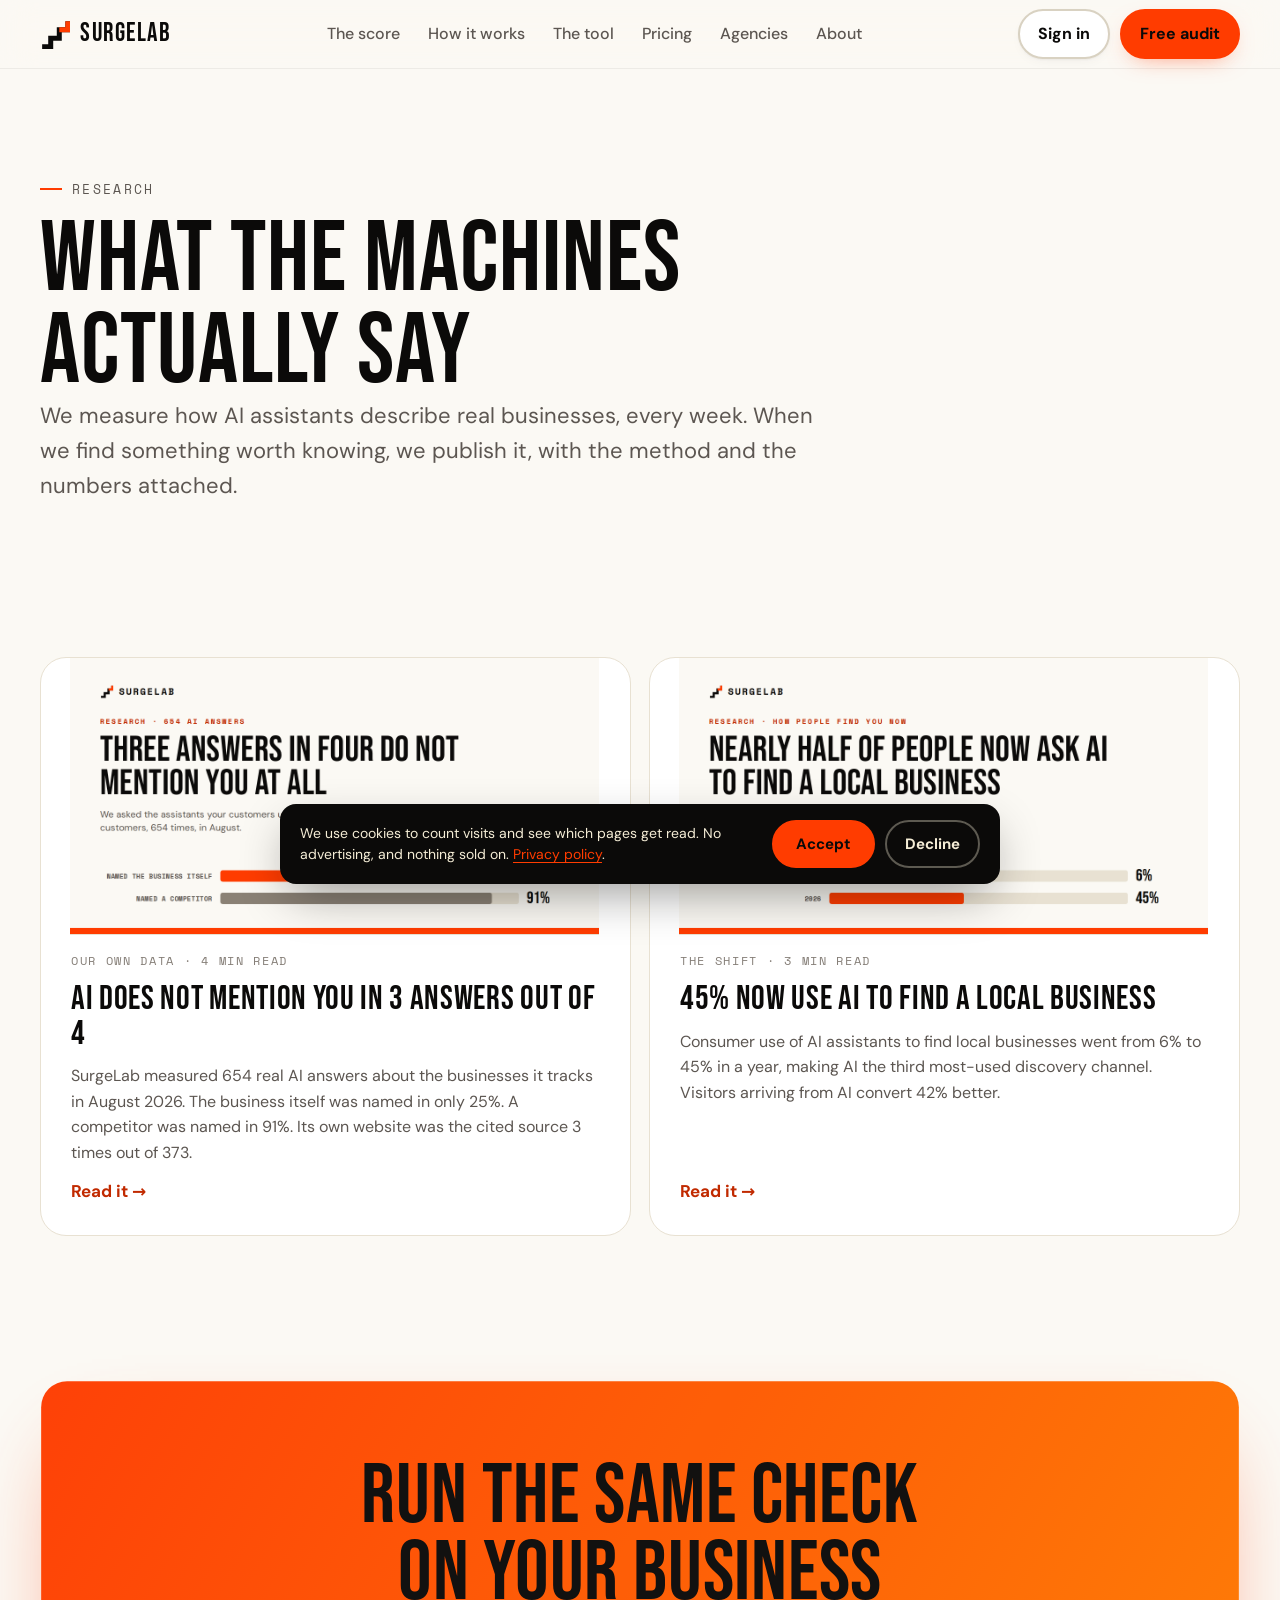
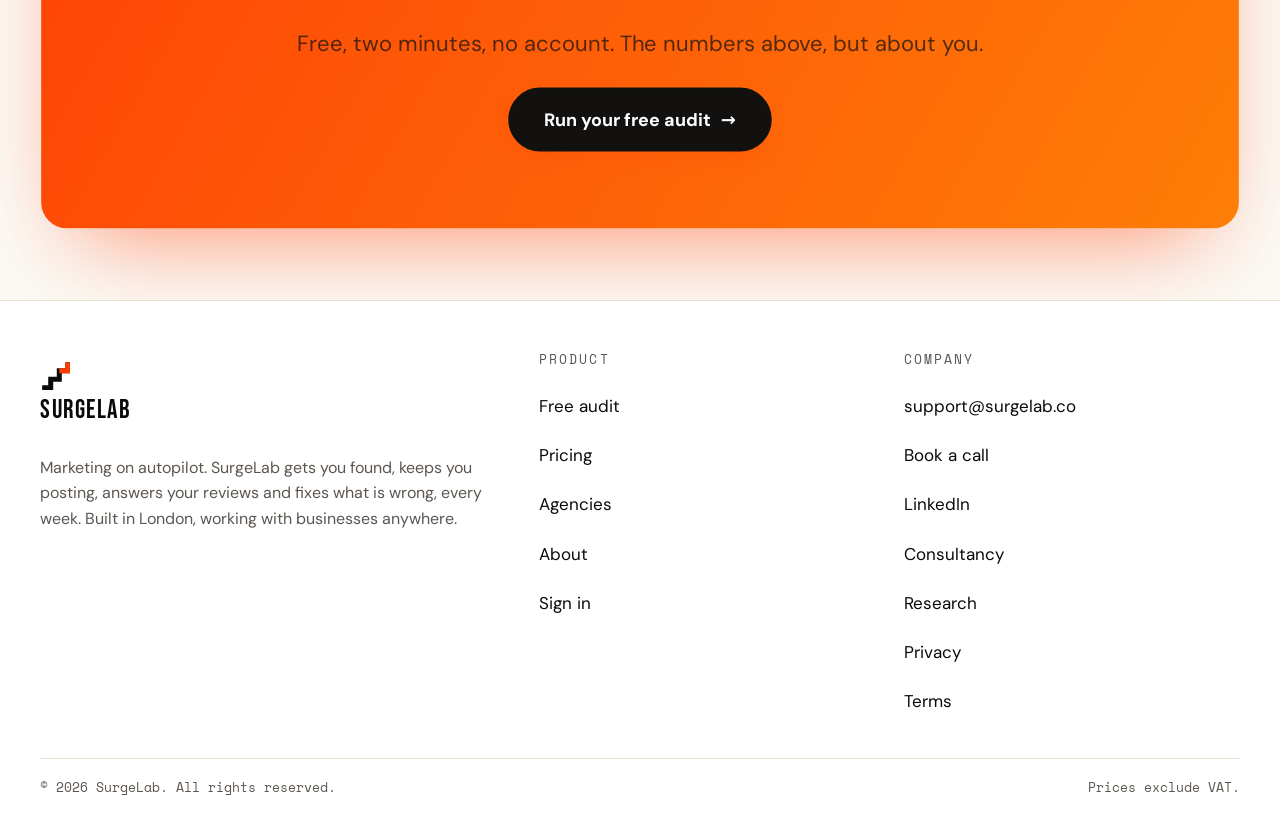
<file: blog.html>
<!DOCTYPE html>
<html lang="en-GB">
<head>
  <meta charset="utf-8">
  <meta name="viewport" content="width=device-width, initial-scale=1">
  <title>Research on AI search and local business | SurgeLab</title>
  <meta name="description" content="Research from SurgeLab on how AI assistants find, describe and recommend real businesses. Measured weekly, with the method and the numbers shown.">
  <link rel="canonical" href="https://surgelab.co/blog">
  <link rel="llms-txt" href="/llms.txt" type="text/plain">
  <meta name="theme-color" content="#FBF9F4">
  <link rel="icon" href="/assets/img/favicon.svg" type="image/svg+xml">
  <link rel="apple-touch-icon" href="/assets/img/apple-touch-icon.png">
  <meta property="og:type" content="website">
  <meta property="og:site_name" content="SurgeLab">
  <meta property="og:title" content="SurgeLab research">
  <meta property="og:description" content="Research from SurgeLab on how AI assistants find, describe and recommend real businesses. Measured weekly, with the method and the numbers shown.">
  <meta property="og:url" content="https://surgelab.co/blog">
  <meta property="og:image" content="https://surgelab.co/assets/img/og-blog.png">
  <meta property="og:image:width" content="1200">
  <meta property="og:image:height" content="630">
  <meta property="og:image:alt" content="SurgeLab research. What the machines actually say about real businesses.">
  <meta name="twitter:card" content="summary_large_image">
  <meta name="twitter:title" content="SurgeLab research">
  <meta name="twitter:description" content="Research from SurgeLab on how AI assistants find, describe and recommend real businesses. Measured weekly, with the method and the numbers shown.">
  <meta name="twitter:image" content="https://surgelab.co/assets/img/og-blog.png">
  <link rel="preload" href="/assets/fonts/bebas-neue-latin-400-normal.woff2" as="font" type="font/woff2" crossorigin>
  <link rel="preload" href="/assets/fonts/dm-sans-latin-400-normal.woff2" as="font" type="font/woff2" crossorigin>
  <script>if(!matchMedia("(prefers-reduced-motion: reduce)").matches)document.documentElement.classList.add("js-anime")</script>
  <!-- Google Analytics. Held off until the visitor accepts cookies. -->
  <script>
    window.dataLayer = window.dataLayer || [];
    function gtag(){dataLayer.push(arguments);}
    gtag('consent','default',{ad_storage:'denied',ad_user_data:'denied',ad_personalization:'denied',analytics_storage:'denied'});
    try{if(localStorage.getItem('sl-cookies')==='granted'){gtag('consent','update',{analytics_storage:'granted'});}}catch(e){}
    gtag('js',new Date());
    gtag('config','G-MWPDZ9F3QK');
  </script>
  <script async src="https://www.googletagmanager.com/gtag/js?id=G-MWPDZ9F3QK"></script>
  <script type="application/ld+json">
{"@context": "https://schema.org", "@graph": [{"@type": "Blog", "@id": "https://surgelab.co/blog#blog", "name": "SurgeLab research", "url": "https://surgelab.co/blog", "inLanguage": "en-GB", "description": "Research on how AI assistants find, describe and recommend real businesses, measured weekly by SurgeLab.", "publisher": {"@id": "https://surgelab.co/#org"}, "blogPost": [{"@type": "BlogPosting", "headline": "We asked AI about our customers 654 times. Three times in four, it did not mention them at all.", "url": "https://surgelab.co/blog/ai-names-your-competitor", "datePublished": "2026-09-09"}, {"@type": "BlogPosting", "headline": "Nearly half of people now ask AI to find a local business. A year ago it was one in sixteen.", "url": "https://surgelab.co/blog/how-people-find-businesses-now", "datePublished": "2026-09-09"}]}, {"@type": "Organization", "@id": "https://surgelab.co/#org", "name": "SurgeLab", "legalName": "SurgeLab AI Ltd", "url": "https://surgelab.co/"}]}
  </script>
  <link rel="stylesheet" href="/assets/css/site.min.css?v=f565749b">
</head>
<body>
<a class="skip-link" href="#main">Skip to content</a>

<header class="site-header">
  <div class="container">
    <a class="logo" href="/" aria-label="SurgeLab home">
      <svg viewBox="0 0 84 84" aria-hidden="true" fill="none"><path d="M6 78H30V54H54V30H78V6" stroke="currentColor" stroke-width="14"/><path class="logo-tick" d="M54 30H78V6" stroke="#FF3C00" stroke-width="14"/></svg>
      <span>SurgeLab</span>
    </a>
    <nav class="nav" aria-label="Main">
      <a href="/#score">The score</a>
      <a href="/#how">How it works</a>
      <a href="/#tool">The tool</a>
      <a href="/#pricing">Pricing</a>
      <a href="/agencies">Agencies</a>
      <a href="/about">About</a>
    </nav>
    <div class="header-actions">
      <a class="btn btn-ghost btn-signin" href="https://socialtool.surgelab.co/login">Sign in</a>
      <a class="btn" href="/audit">Free audit</a>
      <button class="menu-btn" type="button" aria-expanded="false" aria-controls="mobile-nav" aria-label="Menu"><span></span></button>
    </div>
  </div>
  <div class="mobile-nav" id="mobile-nav">
    <div class="container">
      <ul>
        <li><a href="/#score">The score</a></li>
        <li><a href="/#how">How it works</a></li>
        <li><a href="/#tool">The tool</a></li>
        <li><a href="/#pricing">Pricing</a></li>
        <li><a href="/agencies">Agencies</a></li>
        <li><a href="/about">About</a></li>
        <li><a href="https://socialtool.surgelab.co/login">Sign in</a></li>
      </ul>
    </div>
  </div>
</header>

<main id="main">
  <section class="about-hero">
    <div class="container">
      <div style="max-width: 820px">
        <p class="eyebrow">Research</p>
        <h1 id="page-title" class="display h1" style="font-size: clamp(48px, 10vw, 100px)">What the machines actually say</h1>
        <p class="lede">We measure how AI assistants describe real businesses, every week. When we find something worth knowing, we publish it, with the method and the numbers attached.</p>
      </div>
    </div>
  </section>

  <section class="section-tight">
    <div class="container">
      <div class="post-list" data-stagger="first">
        <a class="post-card" href="/blog/ai-names-your-competitor">
          <img class="post-thumb" src="/assets/img/og-blog-competitor.png" width="1200" height="630" loading="lazy" decoding="async" alt="Bar chart. The business itself was named in 25% of AI answers, a competitor in 91%.">
          <span class="kicker">Our own data &middot; 4 min read</span>
          <h3>AI does not mention you in 3 answers out of 4</h3>
          <p>SurgeLab measured 654 real AI answers about the businesses it tracks in August 2026. The business itself was named in only 25%. A competitor was named in 91%. Its own website was the cited source 3 times out of 373.</p>
          <span class="more">Read it &rarr;</span>
        </a>
        <a class="post-card" href="/blog/how-people-find-businesses-now">
          <img class="post-thumb" src="/assets/img/og-blog-ai-search.png" width="1200" height="630" loading="lazy" decoding="async" alt="Bar chart. Use of AI to find a local business rose from 6% in 2025 to 45% in 2026.">
          <span class="kicker">The shift &middot; 3 min read</span>
          <h3>45% now use AI to find a local business</h3>
          <p>Consumer use of AI assistants to find local businesses went from 6% to 45% in a year, making AI the third most-used discovery channel. Visitors arriving from AI convert 42% better.</p>
          <span class="more">Read it &rarr;</span>
        </a>
      </div>
    </div>
  </section>

  <section class="section-tight">
    <div class="container">
      <div class="cta-band" data-reveal="scale">
        <h2 class="display h2">Run the same check on your business</h2>
        <p class="lede">Free, two minutes, no account. The numbers above, but about you.</p>
        <div class="btn-row">
          <a class="btn btn-lg" href="/audit">Run your free audit <span class="arrow" aria-hidden="true">&rarr;</span></a>
        </div>
      </div>
    </div>
  </section>

</main>

<footer class="site-footer">
  <div class="container">
    <div class="foot-grid">
      <div>
        <a class="logo" href="/" aria-label="SurgeLab home">
          <svg viewBox="0 0 84 84" aria-hidden="true" fill="none"><path d="M6 78H30V54H54V30H78V6" stroke="currentColor" stroke-width="14"/><path class="logo-tick" d="M54 30H78V6" stroke="#FF3C00" stroke-width="14"/></svg>
          <span>SurgeLab</span>
        </a>
        <p style="margin-top: 12px">Marketing on autopilot. SurgeLab gets you found, keeps you posting, answers your reviews and fixes what is wrong, every week. Built in London, working with businesses anywhere.</p>
      </div>
      <div>
        <h3>Product</h3>
        <a href="/audit">Free audit</a><br>
        <a href="/#pricing">Pricing</a><br>
        <a href="/agencies">Agencies</a><br>
        <a href="/about">About</a><br>
        <a href="https://socialtool.surgelab.co/login">Sign in</a>
      </div>
      <div>
        <h3>Company</h3>
        <a href="mailto:support@surgelab.co">support@surgelab.co</a><br>
        <a href="https://cal.com/james-birnbaum-zgzeth/30min" rel="noopener">Book a call</a><br>
        <a href="https://www.linkedin.com/company/surgelab-ai/" rel="noopener">LinkedIn</a><br>
        <a href="/consultancy">Consultancy</a><br>
        <a href="/blog">Research</a><br>
        <a href="/privacy">Privacy</a><br>
        <a href="/terms">Terms</a>
      </div>
    </div>
    <div class="foot-bottom">
      <span>&copy; <span data-year>2026</span> SurgeLab. All rights reserved.</span>
      <span>Prices exclude VAT.</span>
    </div>
  </div>
</footer>

<script src="/assets/js/anime.umd.min.js" defer></script>
<script src="/assets/js/site.js?v=5ea0ce2c" defer></script>
</body>
</html>
</file>
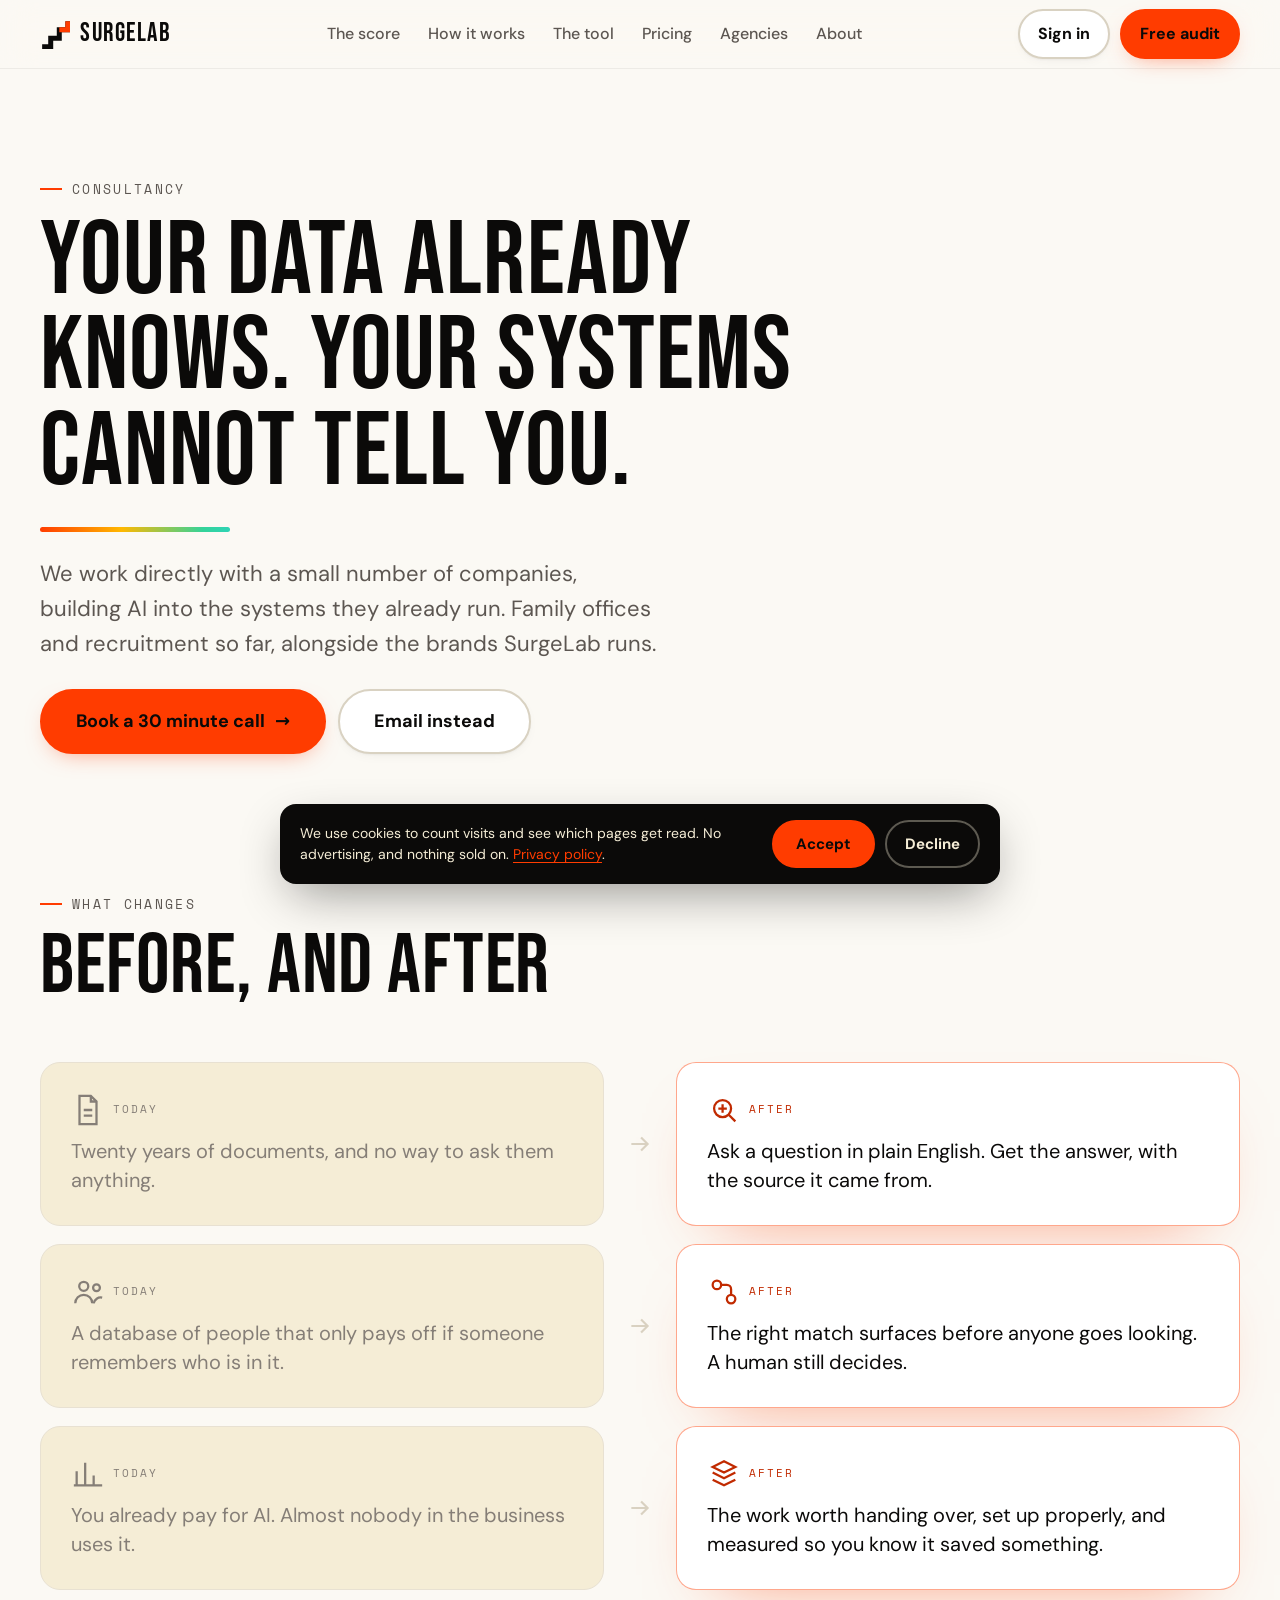
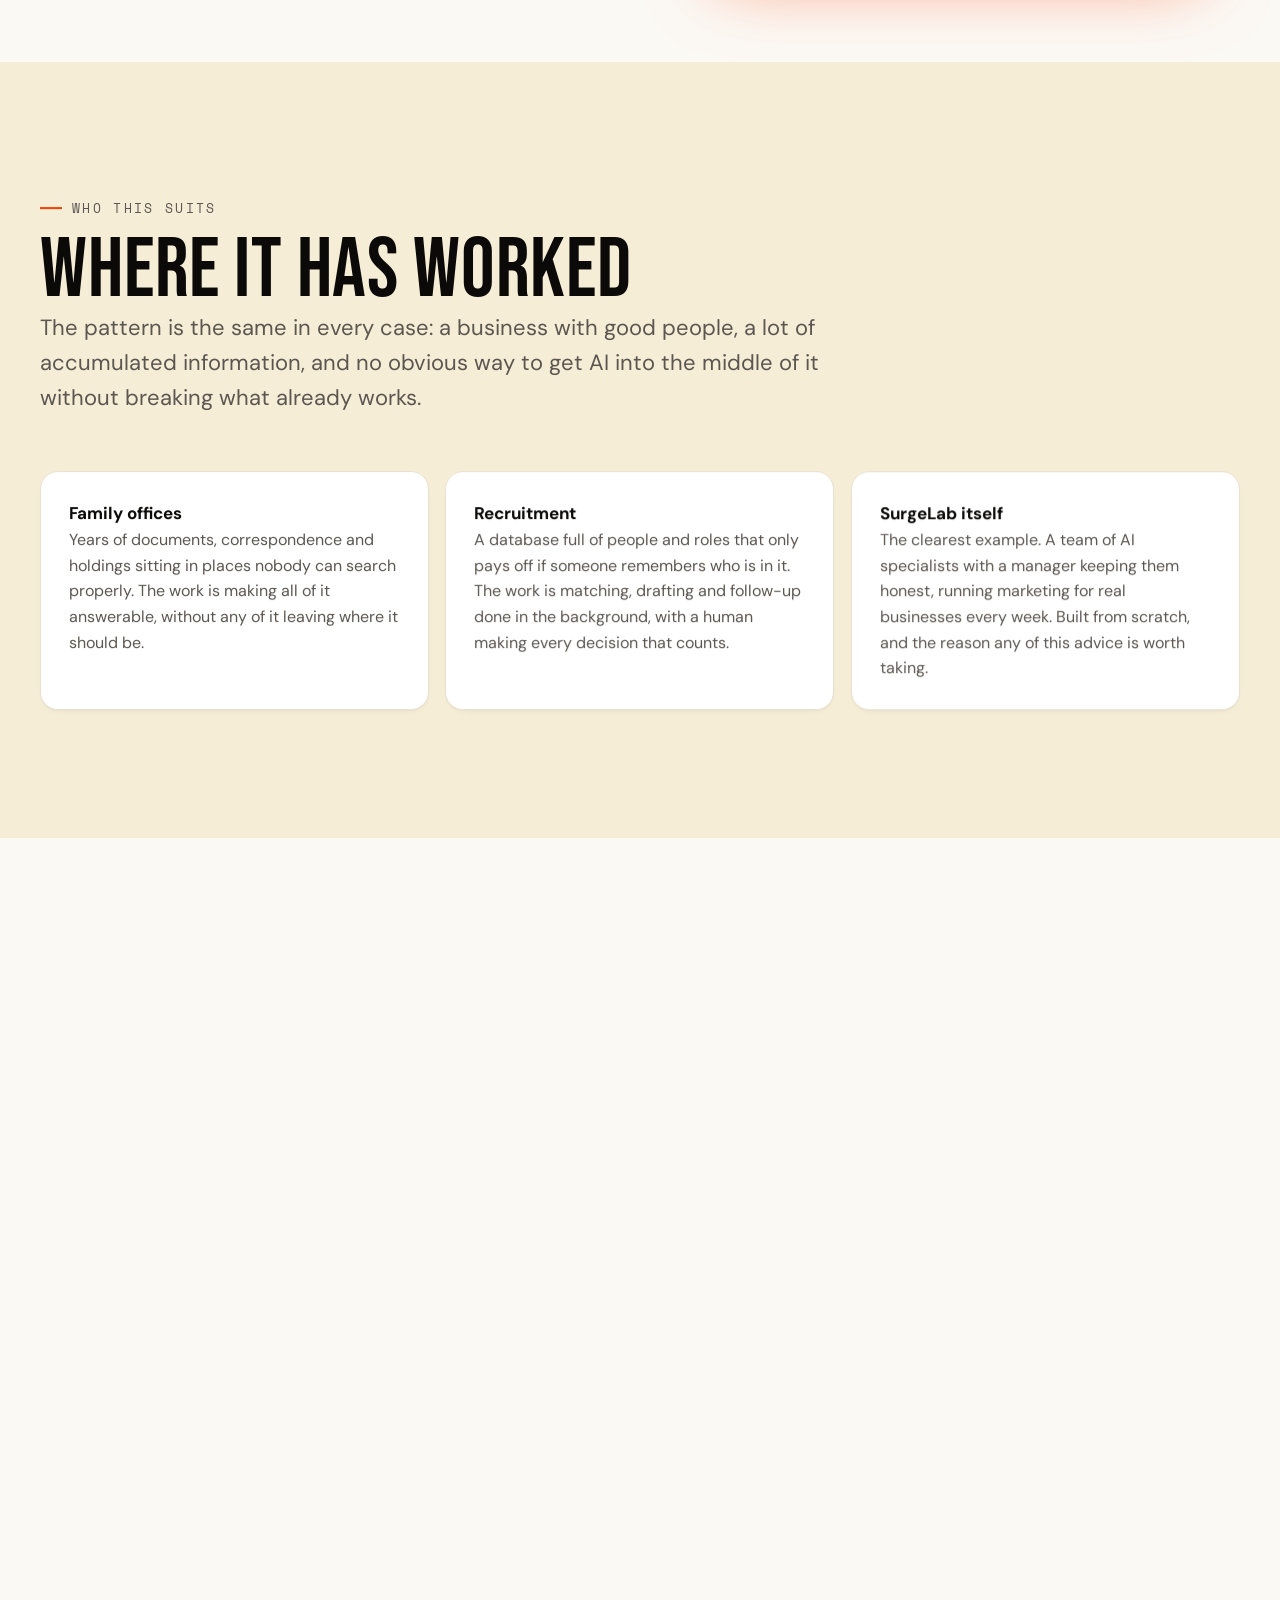
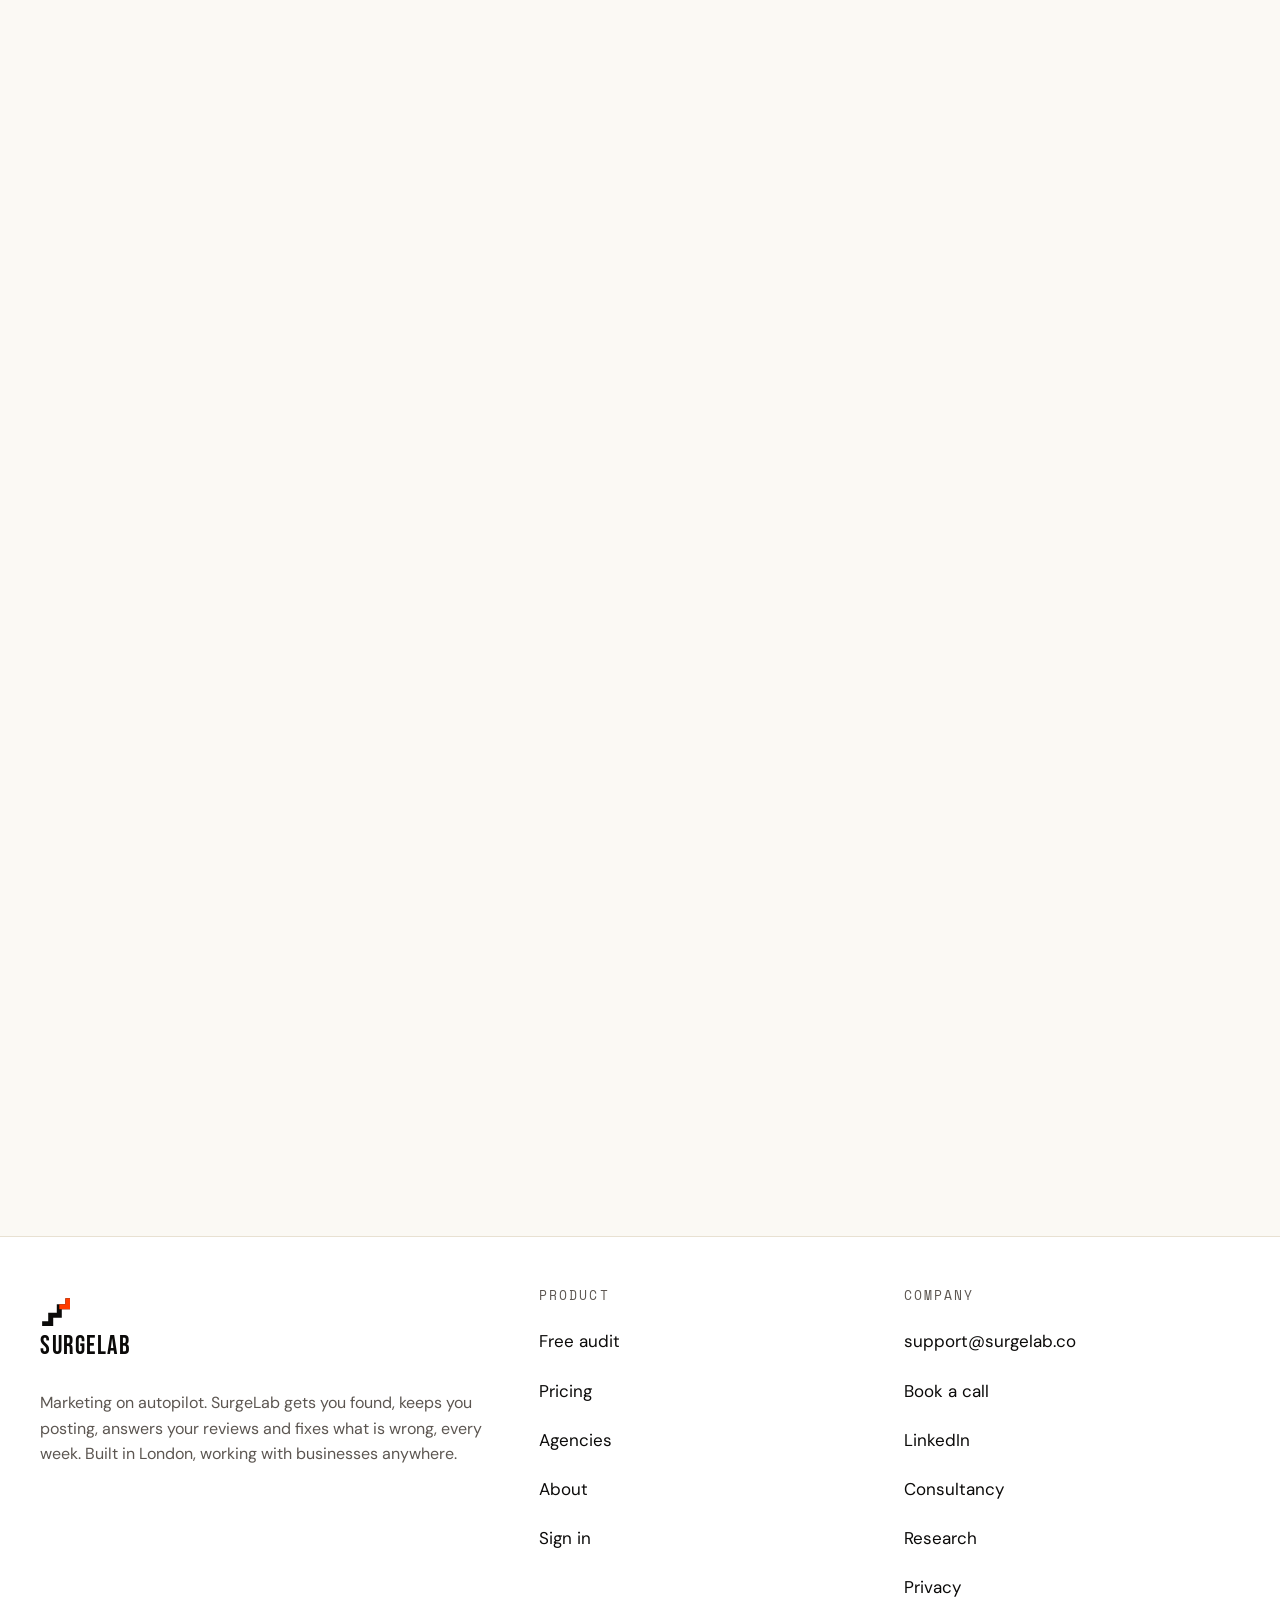
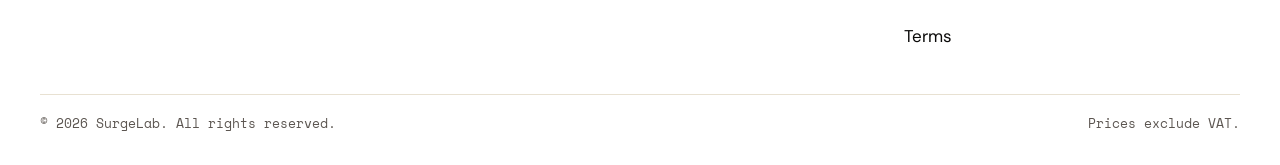
<file: consultancy.html>
<!DOCTYPE html>
<html lang="en-GB">
<head>
  <meta charset="utf-8">
  <meta name="viewport" content="width=device-width, initial-scale=1">
  <title>AI consultancy | SurgeLab</title>
  <meta name="description" content="AI consultancy from SurgeLab: an intelligent layer over the systems you already run, getting more from the AI you already pay for, and enablement for leadership teams. Family offices, recruitment, and the team of agents behind SurgeLab.">
  <link rel="canonical" href="https://surgelab.co/consultancy">
  <link rel="llms-txt" href="/llms.txt" type="text/plain">
  <meta name="theme-color" content="#FBF9F4">
  <link rel="icon" href="/assets/img/favicon.svg" type="image/svg+xml">
  <link rel="apple-touch-icon" href="/assets/img/apple-touch-icon.png">
  <meta property="og:type" content="website">
  <meta property="og:site_name" content="SurgeLab">
  <meta property="og:title" content="AI consultancy | SurgeLab">
  <meta property="og:description" content="An intelligent layer over the systems you already run, plus AI enablement for leadership teams.">
  <meta property="og:url" content="https://surgelab.co/consultancy">
  <meta property="og:image" content="https://surgelab.co/assets/img/og-image.png">
  <meta property="og:image:width" content="1200">
  <meta property="og:image:height" content="630">
  <meta property="og:image:alt" content="SurgeLab. Can AI book you? Your Front Door score out of 100.">
  <meta name="twitter:card" content="summary_large_image">
  <meta name="twitter:title" content="The lab behind SurgeLab">
  <meta name="twitter:description" content="Who is behind SurgeLab, how a team of AI specialists and one founder runs marketing on autopilot, and what we stand for.">
  <meta name="twitter:image" content="https://surgelab.co/assets/img/og-image.png">
  <link rel="preload" href="/assets/fonts/bebas-neue-latin-400-normal.woff2" as="font" type="font/woff2" crossorigin>
  <link rel="preload" href="/assets/fonts/dm-sans-latin-400-normal.woff2" as="font" type="font/woff2" crossorigin>
  <script>if(!matchMedia("(prefers-reduced-motion: reduce)").matches)document.documentElement.classList.add("js-anime")</script>
  <!-- Google Analytics. Held off until the visitor accepts cookies. -->
  <script>
    window.dataLayer = window.dataLayer || [];
    function gtag(){dataLayer.push(arguments);}
    gtag('consent','default',{ad_storage:'denied',ad_user_data:'denied',ad_personalization:'denied',analytics_storage:'denied'});
    try{if(localStorage.getItem('sl-cookies')==='granted'){gtag('consent','update',{analytics_storage:'granted'});}}catch(e){}
    gtag('js',new Date());
    gtag('config','G-MWPDZ9F3QK');
  </script>
  <script async src="https://www.googletagmanager.com/gtag/js?id=G-MWPDZ9F3QK"></script>
  <script type="application/ld+json">
{"@context":"https://schema.org","@graph":[
{"@type":"WebPage","@id":"https://surgelab.co/consultancy#page","url":"https://surgelab.co/consultancy","name":"AI consultancy","isPartOf":{"@id":"https://surgelab.co/#website"},"about":{"@id":"https://surgelab.co/#consultancy"},"dateModified":"2026-09-09","inLanguage":"en-GB","speakable":{"@type":"SpeakableSpecification","cssSelector":["#consultancy-title",".about-hero .lede"]}},
{"@type":"Service","@id":"https://surgelab.co/#consultancy","name":"AI consultancy and enablement","serviceType":"AI consultancy","provider":{"@id":"https://surgelab.co/#james"},"areaServed":"Worldwide","audience":{"@type":"BusinessAudience","name":"Family offices, recruitment firms and other established businesses"},"description":"Building an intelligent layer over the systems a company already runs, getting more value from the AI it already pays for, and enablement and training for leadership teams. Delivered by the SurgeLab team, separately from the SurgeLab product.","hasOfferCatalog":{"@type":"OfferCatalog","name":"Ways in","itemListElement":[
{"@type":"Offer","itemOffered":{"@type":"Service","name":"An intelligent layer over your systems","description":"AI that reads and works inside the CRM, database and documents a company already has, without replacing them."}},
{"@type":"Offer","itemOffered":{"@type":"Service","name":"Getting more from the AI you pay for","description":"Finding the work worth handing to AI, setting it up properly, and measuring whether it saved anything."}},
{"@type":"Offer","itemOffered":{"@type":"Service","name":"Training that starts at the top","description":"Enablement for leadership teams, in their own tools, on their own problems."}}
]}},
{"@type":"Person","@id":"https://surgelab.co/#james","name":"James Birnbaum","jobTitle":"Founder","worksFor":{"@id":"https://surgelab.co/#org"},"url":"https://surgelab.co/about","sameAs":["https://www.linkedin.com/in/james-birnbaum/"],"knowsAbout":["AI consultancy","AI enablement and training","AI marketing agents","Generative engine optimisation","Technology partnerships"],"description":"Founder of SurgeLab. More than twelve years in technology at some of the largest companies in the world, running partnerships with IBM, BT and Vodafone among others.","email":"james@surgelab.co"},
{"@type":"Organization","@id":"https://surgelab.co/#org","name":"SurgeLab","legalName":"SurgeLab AI Ltd","url":"https://surgelab.co/","founder":{"@id":"https://surgelab.co/#james"},"foundingLocation":{"@type":"Place","name":"London, United Kingdom"}},
{"@type": "FAQPage", "@id": "https://surgelab.co/consultancy#faq", "mainEntity": [{"@type": "Question", "name": "What kind of companies do you work with?", "acceptedAnswer": {"@type": "Answer", "text": "Established businesses that hold a lot of information and want AI working inside it rather than alongside it. So far that has meant family offices and recruitment, plus the brands the SurgeLab platform runs."}}, {"@type": "Question", "name": "Do we have to replace our existing systems?", "acceptedAnswer": {"@type": "Answer", "text": "No. The work is a layer on top of the CRM, database and documents you already have, so your systems stay where they are and your team keeps working the way it works."}}, {"@type": "Question", "name": "Is this the same as the SurgeLab product?", "acceptedAnswer": {"@type": "Answer", "text": "No. SurgeLab is a subscription platform that runs marketing for small and mid-sized businesses. The consultancy is us working directly with your company, on your systems, and is a separate engagement."}}, {"@type": "Question", "name": "How does an engagement start?", "acceptedAnswer": {"@type": "Answer", "text": "A thirty minute call, then one scoped piece of work priced before it starts. If that first piece pays for itself there is usually an obvious next one, and if it does not, it is a clean place to stop."}}]}
]}
  </script>
  <link rel="stylesheet" href="/assets/css/site.min.css?v=f565749b">
</head>
<!-- James asked for cream. The dark treatment is still in the stylesheet
     under .page-dark; putting the class back here restores it. -->
<body>
<a class="skip-link" href="#main">Skip to content</a>

<header class="site-header">
  <div class="container">
    <a class="logo" href="/" aria-label="SurgeLab home">
      <svg viewBox="0 0 84 84" aria-hidden="true" fill="none"><path d="M6 78H30V54H54V30H78V6" stroke="currentColor" stroke-width="14"/><path class="logo-tick" d="M54 30H78V6" stroke="#FF3C00" stroke-width="14"/></svg>
      <span>SurgeLab</span>
    </a>
    <nav class="nav" aria-label="Main">
      <a href="/#score">The score</a>
      <a href="/#how">How it works</a>
      <a href="/#tool">The tool</a>
      <a href="/#pricing">Pricing</a>
      <a href="/agencies">Agencies</a>
      <a href="/about">About</a>
    </nav>
    <div class="header-actions">
      <a class="btn btn-ghost btn-signin" href="https://socialtool.surgelab.co/login">Sign in</a>
      <a class="btn" href="/audit">Free audit</a>
      <button class="menu-btn" type="button" aria-expanded="false" aria-controls="mobile-nav" aria-label="Menu"><span></span></button>
    </div>
  </div>
  <div class="mobile-nav" id="mobile-nav">
    <div class="container">
      <ul>
        <li><a href="/#score">The score</a></li>
        <li><a href="/#how">How it works</a></li>
        <li><a href="/#tool">The tool</a></li>
        <li><a href="/#pricing">Pricing</a></li>
        <li><a href="/agencies">Agencies</a></li>
        <li><a href="/about">About</a></li>
        <li><a href="https://socialtool.surgelab.co/login">Sign in</a></li>
      </ul>
    </div>
  </div>
</header>

<main id="main">
  <section class="about-hero">
    <div class="container">
      <div style="max-width: 900px">
        <p class="eyebrow">Consultancy</p>
        <h1 id="consultancy-title" class="display h1" style="font-size: clamp(50px, 10vw, 104px)">Your data already knows. Your systems cannot tell you.</h1>
        <span class="spectrum-rule" aria-hidden="true"></span>
        <p class="lede" style="max-width: 620px">We work directly with a small number of companies, building AI into the systems they already run. Family offices and recruitment so far, alongside the brands SurgeLab runs.</p>
        <div class="btn-row" style="margin-top: 28px">
          <a class="btn btn-lg" href="https://cal.com/james-birnbaum-zgzeth/30min" rel="noopener">Book a 30 minute call <span class="arrow" aria-hidden="true">&rarr;</span></a>
          <a class="btn btn-ghost btn-lg" href="mailto:support@surgelab.co">Email instead</a>
        </div>
      </div>
    </div>
  </section>

  <section class="section-tight">
    <div class="container">
      <div class="section-head" data-reveal>
        <p class="eyebrow">What changes</p>
        <h2 class="display h2">Before, and after</h2>
      </div>
      <div class="pairs">
        <div class="pair" data-reveal>
          <div class="pair-side pair-problem">
            <span class="pair-tag"><svg class="pair-icon" viewBox="0 0 24 24" fill="none" stroke="currentColor" stroke-width="1.6" aria-hidden="true"><path d="M6 2h8l4 4v16H6z"/><path d="M14 2v4h4"/><path d="M9 12h6M9 16h6"/></svg> Today</span>
            <p>Twenty years of documents, and no way to ask them anything.</p>
          </div>
          <div class="pair-arrow" aria-hidden="true"><svg viewBox="0 0 24 24" fill="none" stroke="currentColor" stroke-width="2"><path d="M4 12h15M13 6l6 6-6 6"/></svg></div>
          <div class="pair-side pair-solution">
            <span class="pair-tag"><svg class="pair-icon" viewBox="0 0 24 24" fill="none" stroke="currentColor" stroke-width="1.6" aria-hidden="true"><circle cx="11" cy="11" r="6"/><path d="M20 20l-4.5-4.5"/><path d="M11 8v6M8 11h6"/></svg> After</span>
            <p>Ask a question in plain English. Get the answer, with the source it came from.</p>
          </div>
        </div>
        <div class="pair" data-reveal>
          <div class="pair-side pair-problem">
            <span class="pair-tag"><svg class="pair-icon" viewBox="0 0 24 24" fill="none" stroke="currentColor" stroke-width="1.6" aria-hidden="true"><circle cx="9" cy="8" r="3.2"/><path d="M3 20a6 6 0 0 1 12 0"/><circle cx="18" cy="9" r="2.4"/><path d="M16 20a5 5 0 0 1 6-4"/></svg> Today</span>
            <p>A database of people that only pays off if someone remembers who is in it.</p>
          </div>
          <div class="pair-arrow" aria-hidden="true"><svg viewBox="0 0 24 24" fill="none" stroke="currentColor" stroke-width="2"><path d="M4 12h15M13 6l6 6-6 6"/></svg></div>
          <div class="pair-side pair-solution">
            <span class="pair-tag"><svg class="pair-icon" viewBox="0 0 24 24" fill="none" stroke="currentColor" stroke-width="1.6" aria-hidden="true"><circle cx="7" cy="7" r="3"/><circle cx="17" cy="17" r="3"/><path d="M10 7h4a3 3 0 0 1 3 3v4"/></svg> After</span>
            <p>The right match surfaces before anyone goes looking. A human still decides.</p>
          </div>
        </div>
        <div class="pair" data-reveal>
          <div class="pair-side pair-problem">
            <span class="pair-tag"><svg class="pair-icon" viewBox="0 0 24 24" fill="none" stroke="currentColor" stroke-width="1.6" aria-hidden="true"><path d="M4 20V10M10 20V4M16 20v-7M22 20H2"/></svg> Today</span>
            <p>You already pay for AI. Almost nobody in the business uses it.</p>
          </div>
          <div class="pair-arrow" aria-hidden="true"><svg viewBox="0 0 24 24" fill="none" stroke="currentColor" stroke-width="2"><path d="M4 12h15M13 6l6 6-6 6"/></svg></div>
          <div class="pair-side pair-solution">
            <span class="pair-tag"><svg class="pair-icon" viewBox="0 0 24 24" fill="none" stroke="currentColor" stroke-width="1.6" aria-hidden="true"><path d="M12 3l8 4-8 4-8-4z"/><path d="M4 11l8 4 8-4"/><path d="M4 16l8 4 8-4"/></svg> After</span>
            <p>The work worth handing over, set up properly, and measured so you know it saved something.</p>
          </div>
        </div>
      </div>
    </div>
  </section>

  <section class="section section-tint">
    <div class="container">
      <div class="section-head" data-reveal>
        <p class="eyebrow">Who this suits</p>
        <h2 class="display h2">Where it has worked</h2>
        <p class="lede">The pattern is the same in every case: a business with good people, a lot of accumulated information, and no obvious way to get AI into the middle of it without breaking what already works.</p>
      </div>
      <div class="grid grid-3" data-stagger="first">
        <article class="card"><b>Family offices</b><p>Years of documents, correspondence and holdings sitting in places nobody can search properly. The work is making all of it answerable, without any of it leaving where it should be.</p></article>
        <article class="card"><b>Recruitment</b><p>A database full of people and roles that only pays off if someone remembers who is in it. The work is matching, drafting and follow-up done in the background, with a human making every decision that counts.</p></article>
        <article class="card"><b>SurgeLab itself</b><p>The clearest example. A team of AI specialists with a manager keeping them honest, running marketing for real businesses every week. Built from scratch, and the reason any of this advice is worth taking.</p></article>
      </div>
    </div>
  </section>

  <section class="section">
    <div class="container">
      <div class="section-head" data-reveal>
        <p class="eyebrow">Who you are dealing with</p>
        <h2 class="display h2">Twelve years in tech, <br>then this</h2>
      </div>
      <div class="prose" data-reveal>
        <p>Our founder spent more than twelve years in technology at some of the largest companies in the world, running partnerships with the likes of IBM, BT and Vodafone. That work was about getting big organisations to actually adopt something, which turns out to be most of the job here too.</p>
        <p>We then built <a href="/">SurgeLab</a>: an AI platform that measures how ChatGPT, Gemini, Perplexity and Claude describe a business, fixes what they get wrong, and runs that business's marketing every week. It is a working product with paying customers, not a slide deck.</p>
        <p>The consultancy is the same thinking applied directly to your company instead of through a product. It is deliberately a small number of engagements at a time.</p>
        <p><a href="https://www.linkedin.com/in/james-birnbaum/" rel="noopener">Connect on LinkedIn</a> &middot; <a href="/about">More about the lab</a></p>
      </div>
    </div>
  </section>


  <section class="section-tight" id="faq" aria-labelledby="faq-title">
    <div class="container">
      <div class="section-head" data-reveal>
        <p class="eyebrow">Before you book</p>
        <h2 id="faq-title" class="display h2">Questions</h2>
      </div>
      <div class="faq" data-stagger="first">
        <details><summary>What kind of companies do you work with?</summary><div class="a"><p>Established businesses that hold a lot of information and want AI working inside it rather than alongside it. So far that has meant family offices and recruitment, plus the brands the SurgeLab platform runs.</p></div></details>
        <details><summary>Do we have to replace our existing systems?</summary><div class="a"><p>No. The work is a layer on top of the CRM, database and documents you already have, so your systems stay where they are and your team keeps working the way it works.</p></div></details>
        <details><summary>Is this the same as the SurgeLab product?</summary><div class="a"><p>No. SurgeLab is a subscription platform that runs marketing for small and mid-sized businesses. The consultancy is us working directly with your company, on your systems, and is a separate engagement.</p></div></details>
        <details><summary>How does an engagement start?</summary><div class="a"><p>A thirty minute call, then one scoped piece of work priced before it starts. If that first piece pays for itself there is usually an obvious next one, and if it does not, it is a clean place to stop.</p></div></details>
      </div>
    </div>
  </section>
  <section class="section-tight">
    <div class="container">
      <div class="cta-band" data-reveal="scale">
        <h2 class="display h2">Start with a conversation</h2>
        <p class="lede">Thirty minutes, no charge, no deck. Then one scoped piece of work, priced before it starts. Only more if the first one paid for itself.</p>
        <div class="btn-row">
          <a class="btn btn-lg" href="https://cal.com/james-birnbaum-zgzeth/30min" rel="noopener">Book a 30 minute call <span class="arrow" aria-hidden="true">&rarr;</span></a>
          <a class="btn btn-ghost btn-lg" href="mailto:support@surgelab.co">Email instead</a>
        </div>
      </div>
    </div>
  </section>
</main>

<footer class="site-footer">
  <div class="container">
    <div class="foot-grid">
      <div>
        <a class="logo" href="/" aria-label="SurgeLab home">
          <svg viewBox="0 0 84 84" aria-hidden="true" fill="none"><path d="M6 78H30V54H54V30H78V6" stroke="currentColor" stroke-width="14"/><path class="logo-tick" d="M54 30H78V6" stroke="#FF3C00" stroke-width="14"/></svg>
          <span>SurgeLab</span>
        </a>
        <p style="margin-top: 12px">Marketing on autopilot. SurgeLab gets you found, keeps you posting, answers your reviews and fixes what is wrong, every week. Built in London, working with businesses anywhere.</p>
      </div>
      <div>
        <h3>Product</h3>
        <a href="/audit">Free audit</a><br>
        <a href="/#pricing">Pricing</a><br>
        <a href="/agencies">Agencies</a><br>
        <a href="/about">About</a><br>
        <a href="https://socialtool.surgelab.co/login">Sign in</a>
      </div>
      <div>
        <h3>Company</h3>
        <a href="mailto:support@surgelab.co">support@surgelab.co</a><br>
        <a href="https://cal.com/james-birnbaum-zgzeth/30min" rel="noopener">Book a call</a><br>
        <a href="https://www.linkedin.com/company/surgelab-ai/" rel="noopener">LinkedIn</a><br>
        <a href="/consultancy">Consultancy</a><br>
        <a href="/blog">Research</a><br>
        <a href="/privacy">Privacy</a><br>
        <a href="/terms">Terms</a>
      </div>
    </div>
    <div class="foot-bottom">
      <span>&copy; <span data-year>2026</span> SurgeLab. All rights reserved.</span>
      <span>Prices exclude VAT.</span>
    </div>
  </div>
</footer>

<script src="/assets/js/anime.umd.min.js" defer></script>
<script src="/assets/js/site.js?v=5ea0ce2c" defer></script>
</body>
</html>
</file>
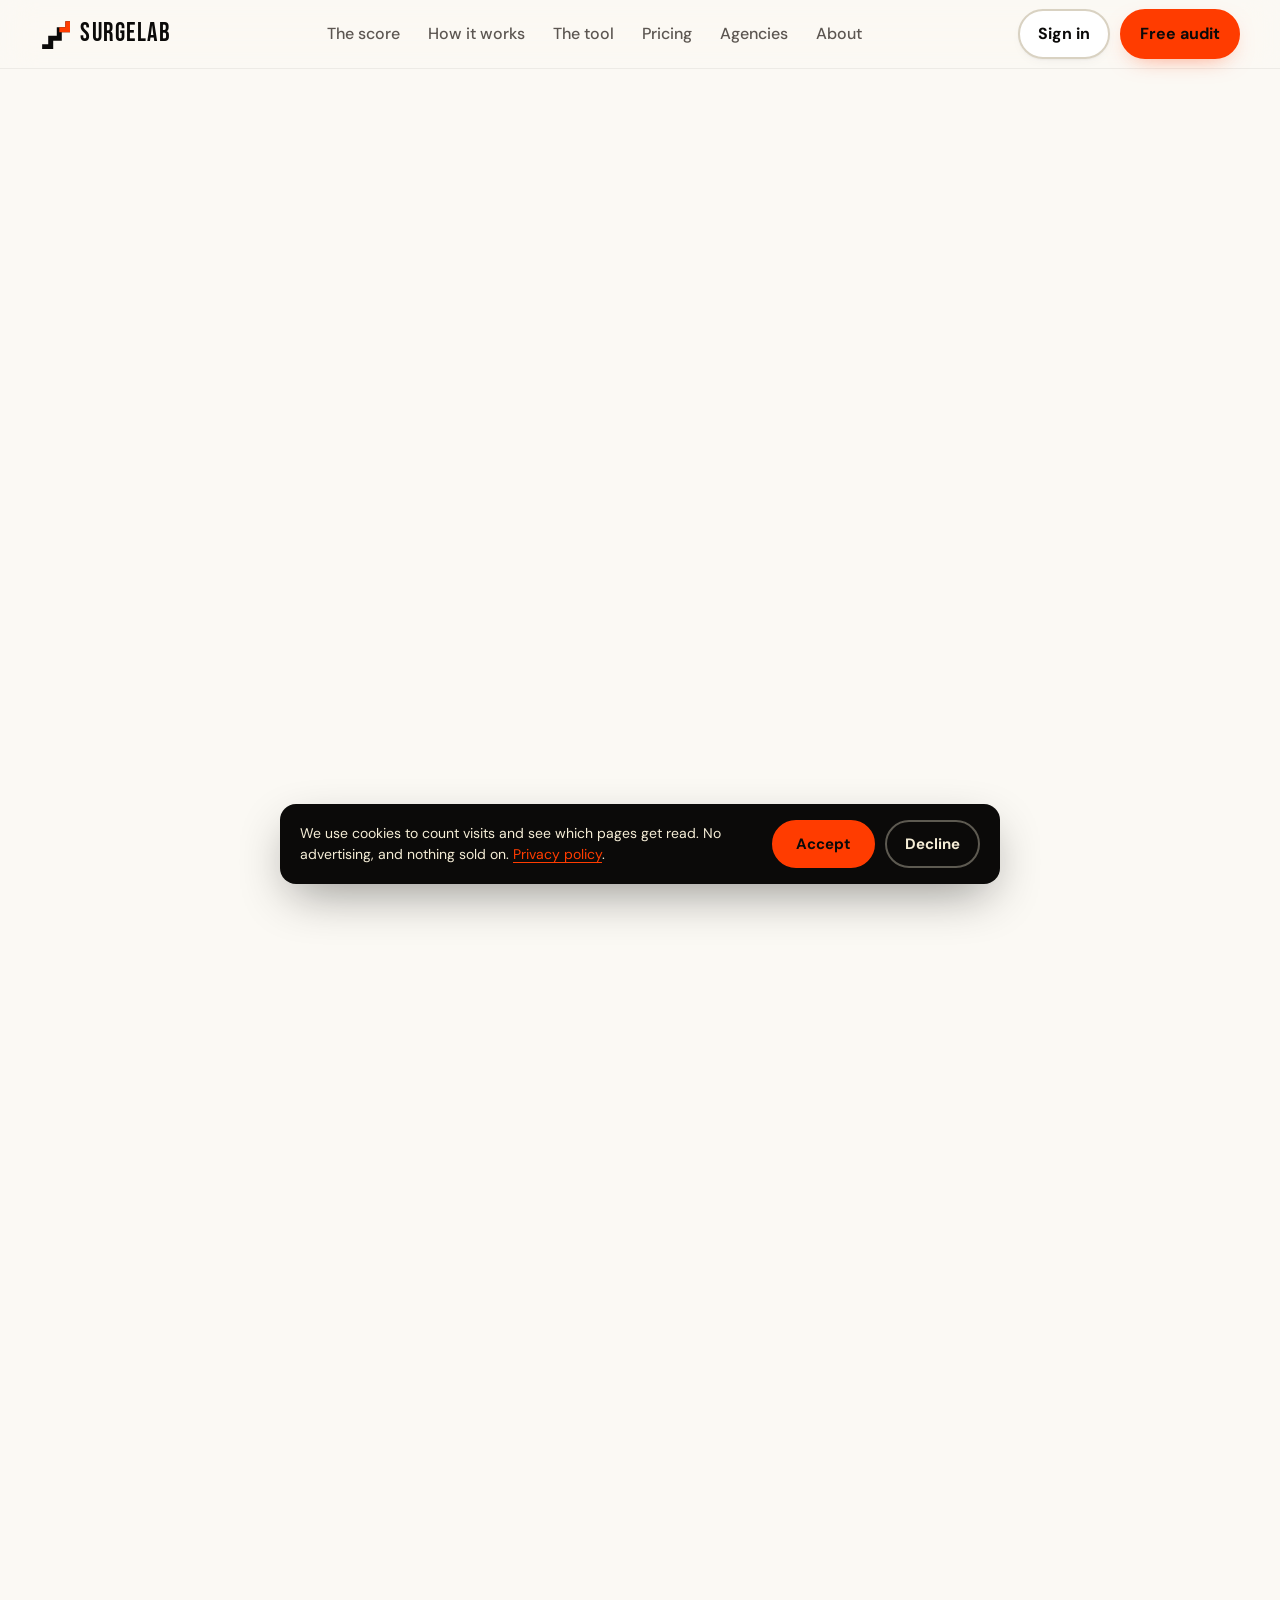
<file: privacy-policy.html>
<!DOCTYPE html>
<html lang="en-GB">
<head>
  <meta charset="utf-8">
  <meta name="viewport" content="width=device-width, initial-scale=1">
  <title>Privacy policy | SurgeLab</title>
  <meta name="description" content="How SurgeLab collects, uses and protects data, including how we handle Google user data, which service providers we use, and your rights.">
  <link rel="canonical" href="https://surgelab.co/privacy-policy">
  <link rel="llms-txt" href="/llms.txt" type="text/plain">
  <meta name="theme-color" content="#FBF9F4">
  <link rel="icon" href="/assets/img/favicon.svg" type="image/svg+xml">
  <link rel="apple-touch-icon" href="/assets/img/apple-touch-icon.png">
  <meta property="og:type" content="website">
  <meta property="og:site_name" content="SurgeLab">
  <meta property="og:title" content="Privacy policy | SurgeLab">
  <meta property="og:description" content="How SurgeLab collects, uses and protects data.">
  <meta property="og:url" content="https://surgelab.co/privacy-policy">
  <meta property="og:image" content="https://surgelab.co/assets/img/og-image.png">
  <meta name="twitter:card" content="summary_large_image">
  <meta name="twitter:image" content="https://surgelab.co/assets/img/og-image.png">
  <link rel="preload" href="/assets/fonts/bebas-neue-latin-400-normal.woff2" as="font" type="font/woff2" crossorigin>
  <link rel="preload" href="/assets/fonts/dm-sans-latin-400-normal.woff2" as="font" type="font/woff2" crossorigin>
  <script>if(!matchMedia("(prefers-reduced-motion: reduce)").matches)document.documentElement.classList.add("js-anime")</script>
  <link rel="stylesheet" href="/assets/css/site.min.css?v=f565749b">
</head>
<body>
<a class="skip-link" href="#main">Skip to content</a>

<header class="site-header">
  <div class="container">
    <a class="logo" href="/" aria-label="SurgeLab home">
      <svg viewBox="0 0 84 84" aria-hidden="true" fill="none"><path d="M6 78H30V54H54V30H78V6" stroke="currentColor" stroke-width="14"/><path class="logo-tick" d="M54 30H78V6" stroke="#FF3C00" stroke-width="14"/></svg>
      <span>SurgeLab</span>
    </a>
    <nav class="nav" aria-label="Main">
      <a href="/#score">The score</a>
      <a href="/#how">How it works</a>
      <a href="/#tool">The tool</a>
      <a href="/#pricing">Pricing</a>
      <a href="/agencies">Agencies</a>
      <a href="/about">About</a>
    </nav>
    <div class="header-actions">
      <a class="btn btn-ghost btn-signin" href="https://socialtool.surgelab.co/login">Sign in</a>
      <a class="btn" href="/audit">Free audit</a>
      <button class="menu-btn" type="button" aria-expanded="false" aria-controls="mobile-nav" aria-label="Menu"><span></span></button>
    </div>
  </div>
  <div class="mobile-nav" id="mobile-nav">
    <div class="container">
      <ul>
        <li><a href="/#score">The score</a></li>
        <li><a href="/#how">How it works</a></li>
        <li><a href="/#tool">The tool</a></li>
        <li><a href="/#pricing">Pricing</a></li>
        <li><a href="/agencies">Agencies</a></li>
        <li><a href="/about">About</a></li>
        <li><a href="https://socialtool.surgelab.co/login">Sign in</a></li>
      </ul>
    </div>
  </div>
</header>

<main id="main">
  <section class="section">
    <div class="container prose">
      <p class="eyebrow">Legal</p>
      <h1 class="display h2">Privacy policy</h1>
      <p class="meta">Effective <time datetime="2026-07-22">22 July 2026</time></p>

      <h2>Who we are</h2>
      <p>SurgeLab ("we", "us") provides a done-for-you social media content service for small and mid-sized businesses and agencies. We generate branded social content on behalf of our clients and schedule it to their connected accounts. This policy explains what data we handle and why.</p>
      <p>For any privacy question, or to request deletion of your data, contact <a href="mailto:support@surgelab.co">support@surgelab.co</a>.</p>

      <h2>What we collect</h2>
      <p><strong>Account data.</strong> Email address and authentication identifiers for the operators and collaborators who log in to the platform.</p>
      <p><strong>Client brand data.</strong> Business details, website content, uploaded photos and logos, product information, and tone-of-voice preferences supplied by or on behalf of a client so we can generate content for them.</p>
      <p><strong>Connected platform data.</strong> Where a client connects a third-party account (such as Google Business Profile or a scheduling tool), we receive the data that connection provides. This is described in more detail below.</p>
      <p><strong>Usage data.</strong> Records of content generated, scheduled, and published, plus the compute cost of each generation, so we can enforce per-client spending limits.</p>
      <p><strong>Enquiry data.</strong> If you use the form on our agencies page, we receive the agency name, email address and brand count you enter, so we can reply. Those submissions are stored by Netlify, which hosts this website.</p>
      <p>We do not collect payment card details through this platform. Payments are taken by Stripe on its own secure page.</p>

      <h2>How we use Google user data</h2>
      <p>Where a client connects their Google Business Profile, we request the <code>business.manage</code> scope. We use that access only to:</p>
      <ul>
        <li>read the business locations the account manages, so the client can pick one;</li>
        <li>read reviews for that location, so the client can see and reply to them;</li>
        <li>publish posts to that location when the client approves them.</li>
      </ul>
      <p><strong>Limited Use.</strong> SurgeLab's use and transfer of information received from Google APIs adheres to the <a href="https://developers.google.com/terms/api-services-user-data-policy" target="_blank" rel="noreferrer">Google API Services User Data Policy</a>, including the Limited Use requirements. We do not use Google user data for advertising, we do not sell it, and we do not use it to train generalised artificial intelligence models.</p>
      <p>A client can disconnect at any time from within the platform, or by revoking access at <a href="https://myaccount.google.com/permissions" target="_blank" rel="noreferrer">myaccount.google.com/permissions</a>. On disconnection we delete the stored access and refresh tokens.</p>

      <h2>Service providers</h2>
      <p>We use third-party processors to run the service. Each receives only the data needed for its function: Supabase (database and authentication), Vercel (hosting), Anthropic and OpenAI (text generation), FAL.ai (image and video generation), ElevenLabs (voice), Shotstack (video assembly), Firecrawl (website scanning), Metricool (scheduling to social networks), Google (Business Profile and Places), Resend (transactional email), Stripe (payments) and Netlify (hosting of this website and its enquiry form).</p>
      <p>Content we send to AI providers is sent for the purpose of generating that client's content only. We do not sell personal data to anyone.</p>

      <h2>Retention and security</h2>
      <p>We keep client brand data and generated content for as long as the client account is active, and delete it on request. Access tokens are stored encrypted at rest and are deleted when a connection is removed. Access to client data within the platform is restricted per project, and administrative data is restricted to SurgeLab staff.</p>

      <h2>Your rights</h2>
      <p>Depending on where you live, you may have the right to access, correct, export, or delete the personal data we hold about you, and to object to certain processing. Email <a href="mailto:support@surgelab.co">support@surgelab.co</a> and we will respond within 30 days.</p>

      <h2>Cookies</h2>
      <p>This website sets no cookies. Inside the platform we use only the cookies and local storage needed to keep you signed in and remember which brand you were last working on. We do not run advertising or cross-site tracking cookies.</p>

      <h2>Children</h2>
      <p>The service is for business use and is not directed at anyone under 18.</p>

      <h2>Changes</h2>
      <p>If we make a material change to this policy we will update the effective date above and, where we hold an email address for you, let you know.</p>

      <p style="margin-top: 40px"><a href="/terms-and-conditions">Read the terms and conditions</a></p>
    </div>
  </section>
</main>

<footer class="site-footer">
  <div class="container">
    <div class="foot-grid">
      <div>
        <a class="logo" href="/" aria-label="SurgeLab home">
          <svg viewBox="0 0 84 84" aria-hidden="true" fill="none"><path d="M6 78H30V54H54V30H78V6" stroke="currentColor" stroke-width="14"/><path class="logo-tick" d="M54 30H78V6" stroke="#FF3C00" stroke-width="14"/></svg>
          <span>SurgeLab</span>
        </a>
        <p style="margin-top: 12px">Marketing on autopilot. SurgeLab gets you found, keeps you posting, answers your reviews and fixes what is wrong, every week. Built in London, working with businesses anywhere.</p>
      </div>
      <div>
        <h3>Product</h3>
        <a href="/audit">Free audit</a><br>
        <a href="/#pricing">Pricing</a><br>
        <a href="/agencies">Agencies</a><br>
        <a href="/about">About</a><br>
        <a href="https://socialtool.surgelab.co/login">Sign in</a>
      </div>
      <div>
        <h3>Company</h3>
        <a href="mailto:support@surgelab.co">support@surgelab.co</a><br>
        <a href="https://cal.com/james-birnbaum-zgzeth/30min" rel="noopener">Book a call</a><br>
        <a href="https://www.linkedin.com/company/surgelab-ai/" rel="noopener">LinkedIn</a><br>
        <a href="/privacy-policy">Privacy</a><br>
        <a href="/terms-and-conditions">Terms</a>
      </div>
    </div>
    <div class="foot-bottom">
      <span>&copy; <span data-year>2026</span> SurgeLab. All rights reserved.</span>
      <span>Prices exclude VAT.</span>
    </div>
  </div>
</footer>

<script src="/assets/js/anime.umd.min.js" defer></script>
<script src="/assets/js/site.js?v=5ea0ce2c" defer></script>
</body>
</html>
</file>
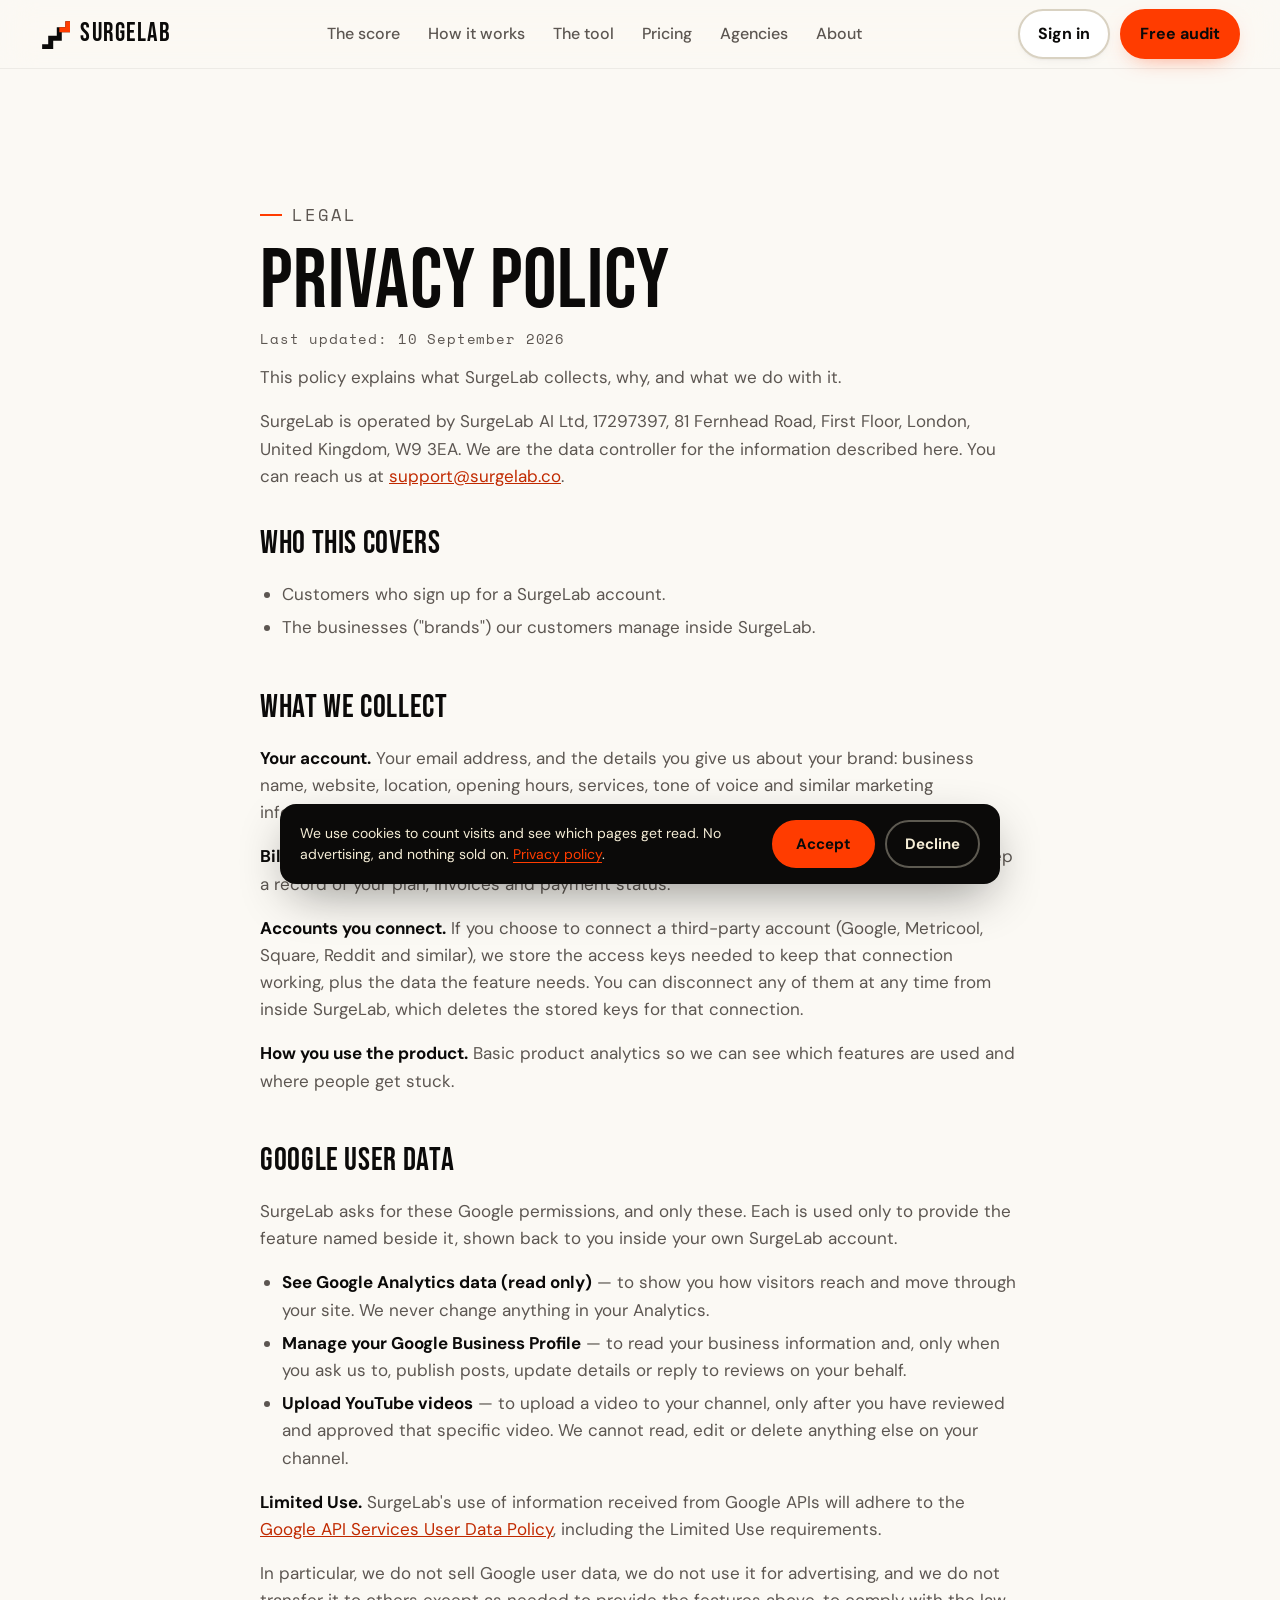
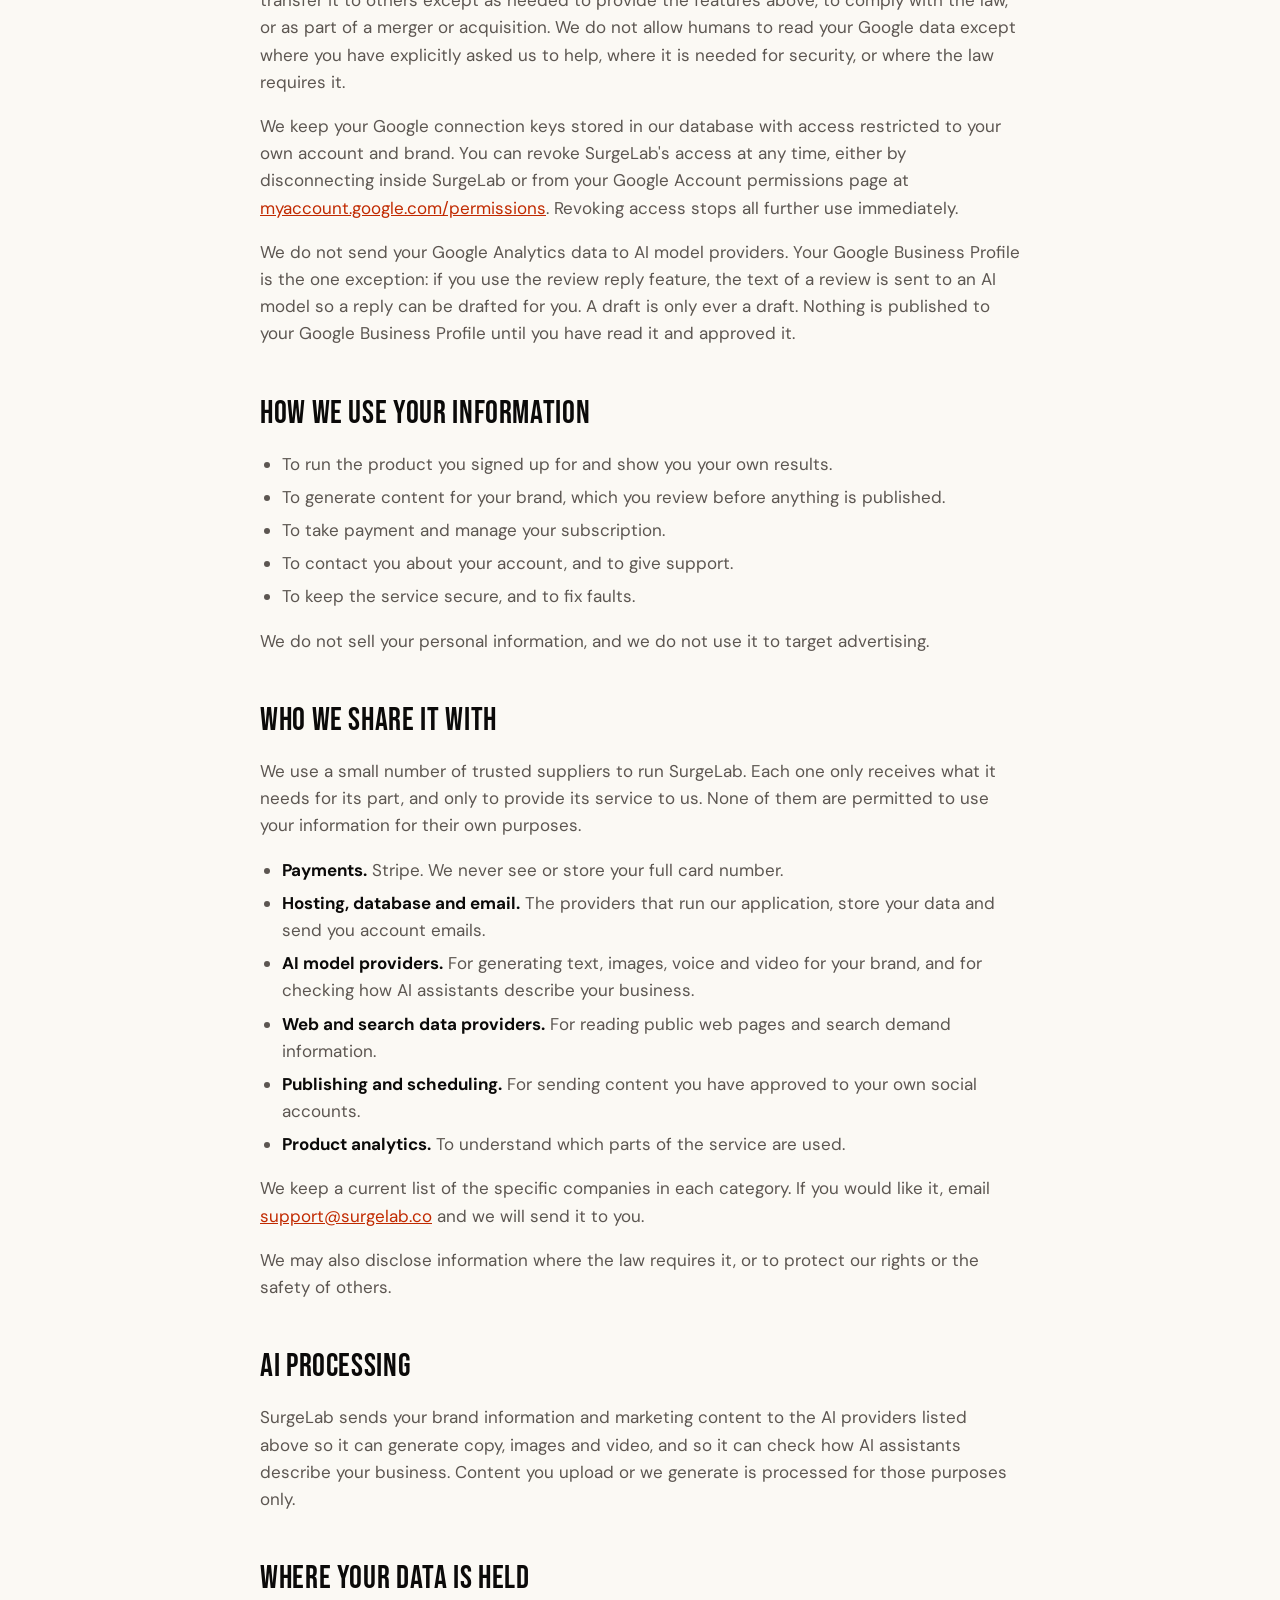
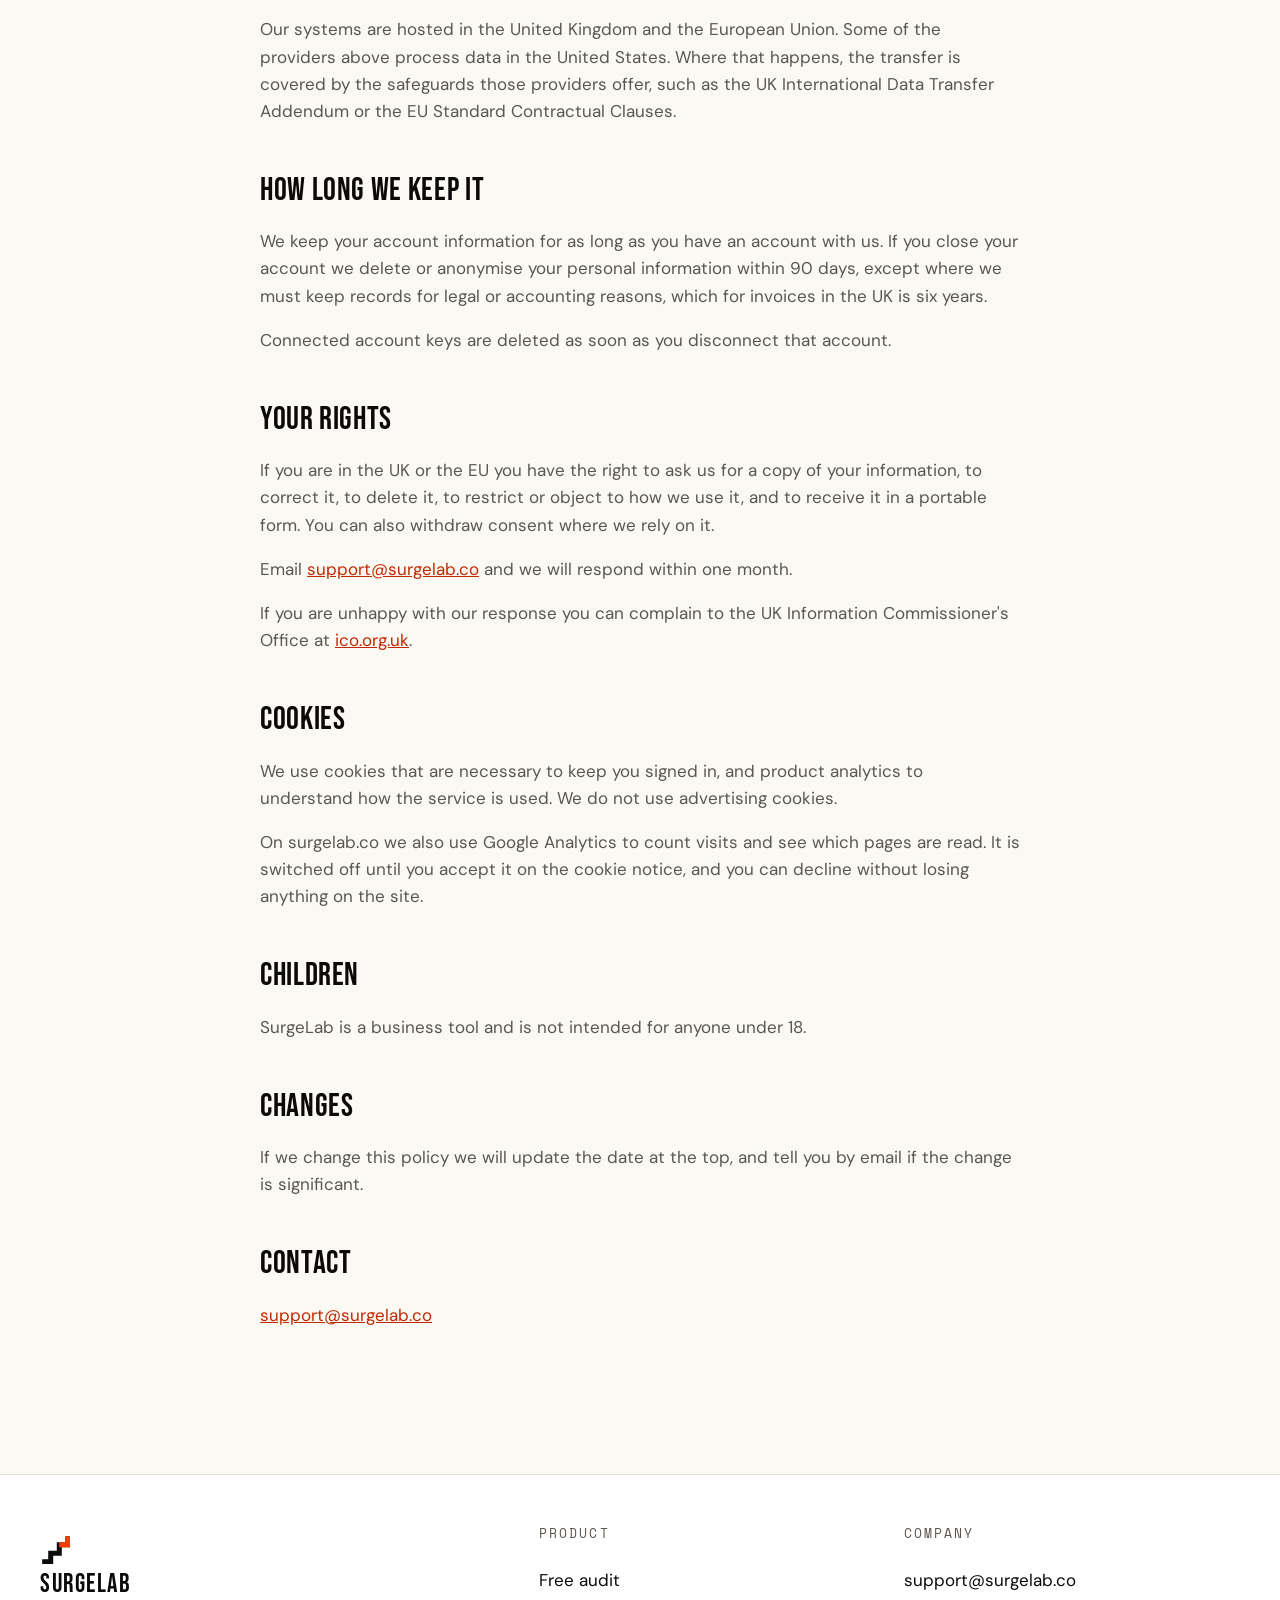
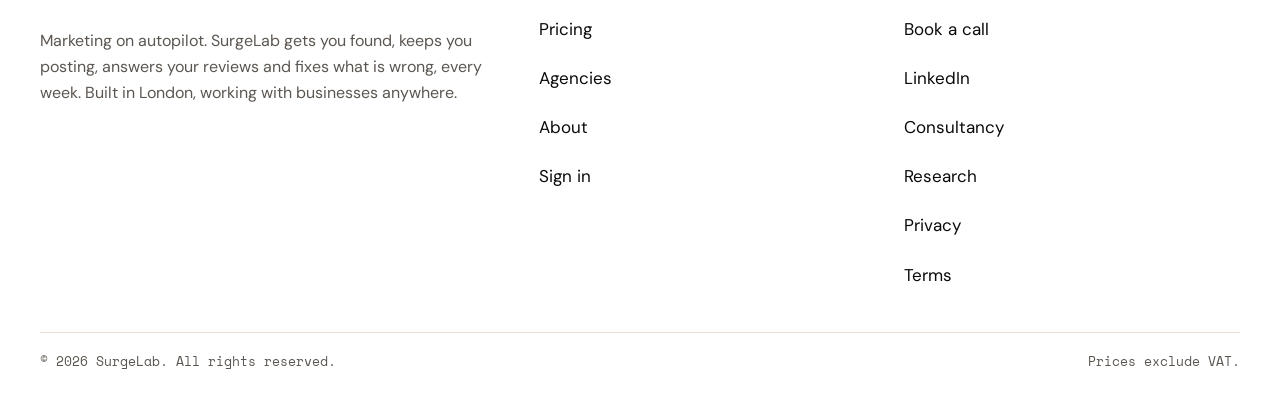
<file: privacy.html>
<!DOCTYPE html>
<html lang="en-GB">
<head>
  <meta charset="utf-8">
  <meta name="viewport" content="width=device-width, initial-scale=1">
  <title>Privacy Policy | SurgeLab</title>
  <meta name="description" content="How SurgeLab collects, uses and protects your data, including how we handle Google user data, which providers we use, and your rights.">
  <link rel="canonical" href="https://surgelab.co/privacy">
  <link rel="llms-txt" href="/llms.txt" type="text/plain">
  <meta name="theme-color" content="#FBF9F4">
  <link rel="icon" href="/assets/img/favicon.svg" type="image/svg+xml">
  <link rel="apple-touch-icon" href="/assets/img/apple-touch-icon.png">
  <meta property="og:type" content="website">
  <meta property="og:site_name" content="SurgeLab">
  <meta property="og:title" content="Privacy Policy | SurgeLab">
  <meta property="og:description" content="How SurgeLab collects, uses and protects your data.">
  <meta property="og:url" content="https://surgelab.co/privacy">
  <meta property="og:image" content="https://surgelab.co/assets/img/og-image.png">
  <meta name="twitter:card" content="summary_large_image">
  <meta name="twitter:image" content="https://surgelab.co/assets/img/og-image.png">
  <script type="application/ld+json">
{"@context": "https://schema.org", "@graph": [{"@type": "WebPage", "@id": "https://surgelab.co/privacy#page", "name": "Privacy Policy", "url": "https://surgelab.co/privacy", "description": "How SurgeLab collects, uses and protects your data, including how we handle Google user data, which providers we use, and your rights.", "inLanguage": "en-GB", "dateModified": "2026-09-10", "isPartOf": {"@type": "WebSite", "@id": "https://surgelab.co/#website", "name": "SurgeLab", "url": "https://surgelab.co/"}, "about": {"@id": "https://surgelab.co/#org"}, "publisher": {"@id": "https://surgelab.co/#org"}, "speakable": {"@type": "SpeakableSpecification", "cssSelector": [".prose h2", ".prose > p"]}}, {"@type": "Organization", "@id": "https://surgelab.co/#org", "name": "SurgeLab", "legalName": "SurgeLab AI Ltd", "url": "https://surgelab.co/", "email": "support@surgelab.co", "address": {"@type": "PostalAddress", "streetAddress": "81 Fernhead Road, First Floor", "addressLocality": "London", "postalCode": "W9 3EA", "addressCountry": "GB"}}]}
  </script>
  <link rel="preload" href="/assets/fonts/bebas-neue-latin-400-normal.woff2" as="font" type="font/woff2" crossorigin>
  <link rel="preload" href="/assets/fonts/dm-sans-latin-400-normal.woff2" as="font" type="font/woff2" crossorigin>
  <script>if(!matchMedia("(prefers-reduced-motion: reduce)").matches)document.documentElement.classList.add("js-anime")</script>
  <!-- Google Analytics. Held off until the visitor accepts cookies. -->
  <script>
    window.dataLayer = window.dataLayer || [];
    function gtag(){dataLayer.push(arguments);}
    gtag('consent','default',{ad_storage:'denied',ad_user_data:'denied',ad_personalization:'denied',analytics_storage:'denied'});
    try{if(localStorage.getItem('sl-cookies')==='granted'){gtag('consent','update',{analytics_storage:'granted'});}}catch(e){}
    gtag('js',new Date());
    gtag('config','G-MWPDZ9F3QK');
  </script>
  <script async src="https://www.googletagmanager.com/gtag/js?id=G-MWPDZ9F3QK"></script>
  <link rel="stylesheet" href="/assets/css/site.min.css?v=f565749b">
</head>
<body>
<a class="skip-link" href="#main">Skip to content</a>

<header class="site-header">
  <div class="container">
    <a class="logo" href="/" aria-label="SurgeLab home">
      <svg viewBox="0 0 84 84" aria-hidden="true" fill="none"><path d="M6 78H30V54H54V30H78V6" stroke="currentColor" stroke-width="14"/><path class="logo-tick" d="M54 30H78V6" stroke="#FF3C00" stroke-width="14"/></svg>
      <span>SurgeLab</span>
    </a>
    <nav class="nav" aria-label="Main">
      <a href="/#score">The score</a>
      <a href="/#how">How it works</a>
      <a href="/#tool">The tool</a>
      <a href="/#pricing">Pricing</a>
      <a href="/agencies">Agencies</a>
      <a href="/about">About</a>
    </nav>
    <div class="header-actions">
      <a class="btn btn-ghost btn-signin" href="https://socialtool.surgelab.co/login">Sign in</a>
      <a class="btn" href="/audit">Free audit</a>
      <button class="menu-btn" type="button" aria-expanded="false" aria-controls="mobile-nav" aria-label="Menu"><span></span></button>
    </div>
  </div>
  <div class="mobile-nav" id="mobile-nav">
    <div class="container">
      <ul>
        <li><a href="/#score">The score</a></li>
        <li><a href="/#how">How it works</a></li>
        <li><a href="/#tool">The tool</a></li>
        <li><a href="/#pricing">Pricing</a></li>
        <li><a href="/agencies">Agencies</a></li>
        <li><a href="/about">About</a></li>
        <li><a href="https://socialtool.surgelab.co/login">Sign in</a></li>
      </ul>
    </div>
  </div>
</header>

<main id="main">
  <section class="section">
    <div class="container prose">
      <p class="eyebrow">Legal</p>
      <h1 class="display h2">Privacy Policy</h1>
      <p class="meta">Last updated: <time datetime="2026-09-10">10 September 2026</time></p>

      <p>This policy explains what SurgeLab collects, why, and what we do with it.</p>

      <p>SurgeLab is operated by SurgeLab AI Ltd, 17297397, 81 Fernhead Road, First Floor, London, United Kingdom, W9 3EA. We are the data controller for the information described here. You can reach us at <a href="mailto:support@surgelab.co">support@surgelab.co</a>.</p>

      <h2>Who this covers</h2>
      <ul>
        <li>Customers who sign up for a SurgeLab account.</li>
        <li>The businesses ("brands") our customers manage inside SurgeLab.</li>
      </ul>

      <h2>What we collect</h2>
      <p><strong>Your account.</strong> Your email address, and the details you give us about your brand: business name, website, location, opening hours, services, tone of voice and similar marketing information.</p>
      <p><strong>Billing.</strong> Payments are handled by Stripe. We never see or store your full card number. We keep a record of your plan, invoices and payment status.</p>
      <p><strong>Accounts you connect.</strong> If you choose to connect a third-party account (Google, Metricool, Square, Reddit and similar), we store the access keys needed to keep that connection working, plus the data the feature needs. You can disconnect any of them at any time from inside SurgeLab, which deletes the stored keys for that connection.</p>
      <p><strong>How you use the product.</strong> Basic product analytics so we can see which features are used and where people get stuck.</p>

      <h2>Google user data</h2>
      <p>SurgeLab asks for these Google permissions, and only these. Each is used only to provide the feature named beside it, shown back to you inside your own SurgeLab account.</p>
      <ul>
        <li><strong>See Google Analytics data (read only)</strong> &mdash; to show you how visitors reach and move through your site. We never change anything in your Analytics.</li>
        <li><strong>Manage your Google Business Profile</strong> &mdash; to read your business information and, only when you ask us to, publish posts, update details or reply to reviews on your behalf.</li>
        <li><strong>Upload YouTube videos</strong> &mdash; to upload a video to your channel, only after you have reviewed and approved that specific video. We cannot read, edit or delete anything else on your channel.</li>
      </ul>

      <p><strong>Limited Use.</strong> SurgeLab's use of information received from Google APIs will adhere to the <a href="https://developers.google.com/terms/api-services-user-data-policy" rel="noopener">Google API Services User Data Policy</a>, including the Limited Use requirements.</p>

      <p>In particular, we do not sell Google user data, we do not use it for advertising, and we do not transfer it to others except as needed to provide the features above, to comply with the law, or as part of a merger or acquisition. We do not allow humans to read your Google data except where you have explicitly asked us to help, where it is needed for security, or where the law requires it.</p>

      <p>We keep your Google connection keys stored in our database with access restricted to your own account and brand. You can revoke SurgeLab's access at any time, either by disconnecting inside SurgeLab or from your Google Account permissions page at <a href="https://myaccount.google.com/permissions" rel="noopener">myaccount.google.com/permissions</a>. Revoking access stops all further use immediately.</p>

      <p>We do not send your Google Analytics data to AI model providers. Your Google Business Profile is the one exception: if you use the review reply feature, the text of a review is sent to an AI model so a reply can be drafted for you. A draft is only ever a draft. Nothing is published to your Google Business Profile until you have read it and approved it.</p>

      <h2>How we use your information</h2>
      <ul>
        <li>To run the product you signed up for and show you your own results.</li>
        <li>To generate content for your brand, which you review before anything is published.</li>
        <li>To take payment and manage your subscription.</li>
        <li>To contact you about your account, and to give support.</li>
        <li>To keep the service secure, and to fix faults.</li>
      </ul>
      <p>We do not sell your personal information, and we do not use it to target advertising.</p>

      <h2>Who we share it with</h2>
      <p>We use a small number of trusted suppliers to run SurgeLab. Each one only receives what it needs for its part, and only to provide its service to us. None of them are permitted to use your information for their own purposes.</p>
      <ul>
        <li><strong>Payments.</strong> Stripe. We never see or store your full card number.</li>
        <li><strong>Hosting, database and email.</strong> The providers that run our application, store your data and send you account emails.</li>
        <li><strong>AI model providers.</strong> For generating text, images, voice and video for your brand, and for checking how AI assistants describe your business.</li>
        <li><strong>Web and search data providers.</strong> For reading public web pages and search demand information.</li>
        <li><strong>Publishing and scheduling.</strong> For sending content you have approved to your own social accounts.</li>
        <li><strong>Product analytics.</strong> To understand which parts of the service are used.</li>
      </ul>
      <p>We keep a current list of the specific companies in each category. If you would like it, email <a href="mailto:support@surgelab.co">support@surgelab.co</a> and we will send it to you.</p>
      <p>We may also disclose information where the law requires it, or to protect our rights or the safety of others.</p>

      <h2>AI processing</h2>
      <p>SurgeLab sends your brand information and marketing content to the AI providers listed above so it can generate copy, images and video, and so it can check how AI assistants describe your business. Content you upload or we generate is processed for those purposes only.</p>

      <h2>Where your data is held</h2>
      <p>Our systems are hosted in the United Kingdom and the European Union. Some of the providers above process data in the United States. Where that happens, the transfer is covered by the safeguards those providers offer, such as the UK International Data Transfer Addendum or the EU Standard Contractual Clauses.</p>

      <h2>How long we keep it</h2>
      <p>We keep your account information for as long as you have an account with us. If you close your account we delete or anonymise your personal information within 90 days, except where we must keep records for legal or accounting reasons, which for invoices in the UK is six years.</p>
      <p>Connected account keys are deleted as soon as you disconnect that account.</p>

      <h2>Your rights</h2>
      <p>If you are in the UK or the EU you have the right to ask us for a copy of your information, to correct it, to delete it, to restrict or object to how we use it, and to receive it in a portable form. You can also withdraw consent where we rely on it.</p>
      <p>Email <a href="mailto:support@surgelab.co">support@surgelab.co</a> and we will respond within one month.</p>
      <p>If you are unhappy with our response you can complain to the UK Information Commissioner's Office at <a href="https://ico.org.uk" rel="noopener">ico.org.uk</a>.</p>

      <h2>Cookies</h2>
      <p>We use cookies that are necessary to keep you signed in, and product analytics to understand how the service is used. We do not use advertising cookies.</p>
      <p>On surgelab.co we also use Google Analytics to count visits and see which pages are read. It is switched off until you accept it on the cookie notice, and you can decline without losing anything on the site.</p>

      <h2>Children</h2>
      <p>SurgeLab is a business tool and is not intended for anyone under 18.</p>

      <h2>Changes</h2>
      <p>If we change this policy we will update the date at the top, and tell you by email if the change is significant.</p>

      <h2>Contact</h2>
      <p><a href="mailto:support@surgelab.co">support@surgelab.co</a></p>
    </div>
  </section>
</main>

<footer class="site-footer">
  <div class="container">
    <div class="foot-grid">
      <div>
        <a class="logo" href="/" aria-label="SurgeLab home">
          <svg viewBox="0 0 84 84" aria-hidden="true" fill="none"><path d="M6 78H30V54H54V30H78V6" stroke="currentColor" stroke-width="14"/><path class="logo-tick" d="M54 30H78V6" stroke="#FF3C00" stroke-width="14"/></svg>
          <span>SurgeLab</span>
        </a>
        <p style="margin-top: 12px">Marketing on autopilot. SurgeLab gets you found, keeps you posting, answers your reviews and fixes what is wrong, every week. Built in London, working with businesses anywhere.</p>
      </div>
      <div>
        <h3>Product</h3>
        <a href="/audit">Free audit</a><br>
        <a href="/#pricing">Pricing</a><br>
        <a href="/agencies">Agencies</a><br>
        <a href="/about">About</a><br>
        <a href="https://socialtool.surgelab.co/login">Sign in</a>
      </div>
      <div>
        <h3>Company</h3>
        <a href="mailto:support@surgelab.co">support@surgelab.co</a><br>
        <a href="https://cal.com/james-birnbaum-zgzeth/30min" rel="noopener">Book a call</a><br>
        <a href="https://www.linkedin.com/company/surgelab-ai/" rel="noopener">LinkedIn</a><br>
        <a href="/consultancy">Consultancy</a><br>
        <a href="/blog">Research</a><br>
        <a href="/privacy">Privacy</a><br>
        <a href="/terms">Terms</a>
      </div>
    </div>
    <div class="foot-bottom">
      <span>&copy; <span data-year>2026</span> SurgeLab. All rights reserved.</span>
      <span>Prices exclude VAT.</span>
    </div>
  </div>
</footer>

<script src="/assets/js/anime.umd.min.js" defer></script>
<script src="/assets/js/site.js?v=5ea0ce2c" defer></script>
</body>
</html>
</file>
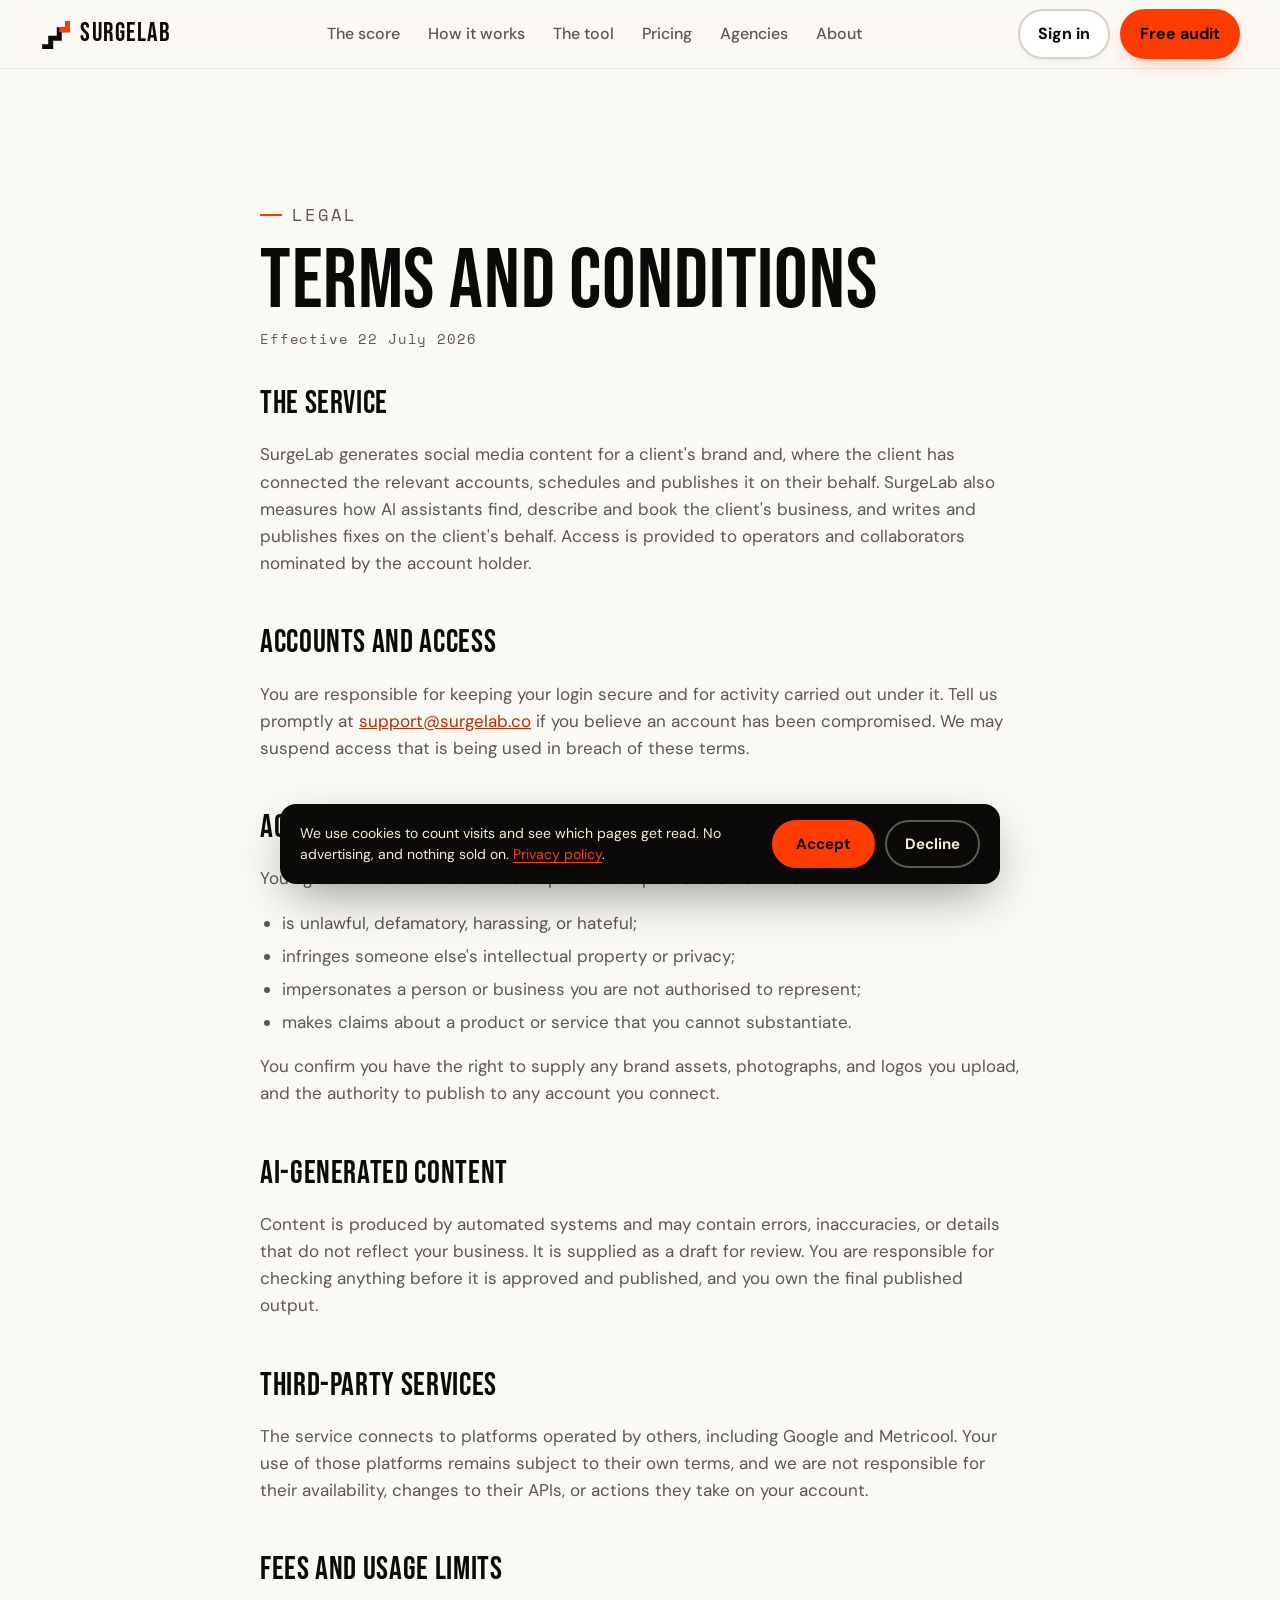
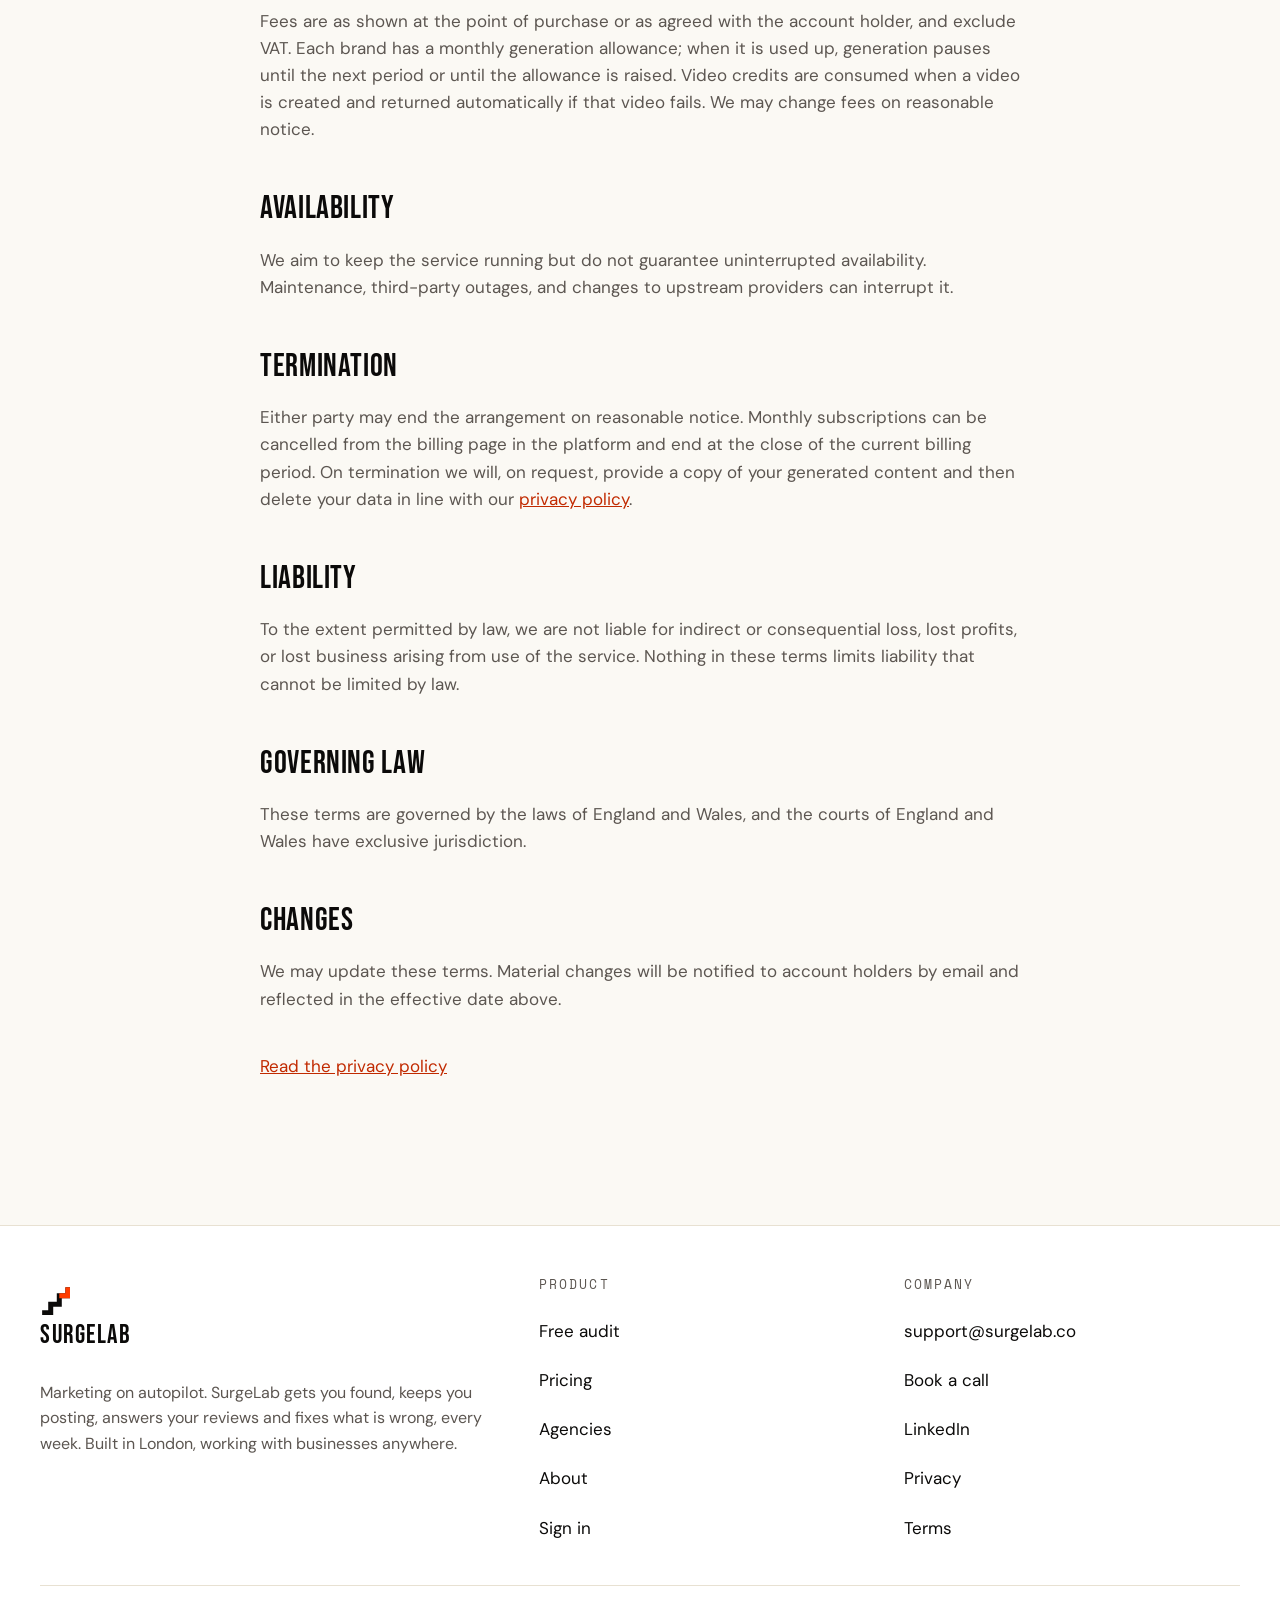
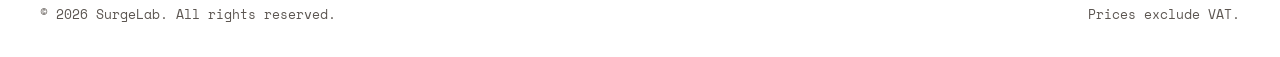
<file: terms-and-conditions.html>
<!DOCTYPE html>
<html lang="en-GB">
<head>
  <meta charset="utf-8">
  <meta name="viewport" content="width=device-width, initial-scale=1">
  <title>Terms and conditions | SurgeLab</title>
  <meta name="description" content="The terms that govern use of the SurgeLab platform: accounts, acceptable use, AI-generated content, fees, termination and governing law.">
  <link rel="canonical" href="https://surgelab.co/terms-and-conditions">
  <link rel="llms-txt" href="/llms.txt" type="text/plain">
  <meta name="theme-color" content="#FBF9F4">
  <link rel="icon" href="/assets/img/favicon.svg" type="image/svg+xml">
  <link rel="apple-touch-icon" href="/assets/img/apple-touch-icon.png">
  <meta property="og:type" content="website">
  <meta property="og:site_name" content="SurgeLab">
  <meta property="og:title" content="Terms and conditions | SurgeLab">
  <meta property="og:description" content="The terms that govern use of the SurgeLab platform.">
  <meta property="og:url" content="https://surgelab.co/terms-and-conditions">
  <meta property="og:image" content="https://surgelab.co/assets/img/og-image.png">
  <meta name="twitter:card" content="summary_large_image">
  <meta name="twitter:image" content="https://surgelab.co/assets/img/og-image.png">
  <link rel="preload" href="/assets/fonts/bebas-neue-latin-400-normal.woff2" as="font" type="font/woff2" crossorigin>
  <link rel="preload" href="/assets/fonts/dm-sans-latin-400-normal.woff2" as="font" type="font/woff2" crossorigin>
  <script>if(!matchMedia("(prefers-reduced-motion: reduce)").matches)document.documentElement.classList.add("js-anime")</script>
  <link rel="stylesheet" href="/assets/css/site.min.css?v=f565749b">
</head>
<body>
<a class="skip-link" href="#main">Skip to content</a>

<header class="site-header">
  <div class="container">
    <a class="logo" href="/" aria-label="SurgeLab home">
      <svg viewBox="0 0 84 84" aria-hidden="true" fill="none"><path d="M6 78H30V54H54V30H78V6" stroke="currentColor" stroke-width="14"/><path class="logo-tick" d="M54 30H78V6" stroke="#FF3C00" stroke-width="14"/></svg>
      <span>SurgeLab</span>
    </a>
    <nav class="nav" aria-label="Main">
      <a href="/#score">The score</a>
      <a href="/#how">How it works</a>
      <a href="/#tool">The tool</a>
      <a href="/#pricing">Pricing</a>
      <a href="/agencies">Agencies</a>
      <a href="/about">About</a>
    </nav>
    <div class="header-actions">
      <a class="btn btn-ghost btn-signin" href="https://socialtool.surgelab.co/login">Sign in</a>
      <a class="btn" href="/audit">Free audit</a>
      <button class="menu-btn" type="button" aria-expanded="false" aria-controls="mobile-nav" aria-label="Menu"><span></span></button>
    </div>
  </div>
  <div class="mobile-nav" id="mobile-nav">
    <div class="container">
      <ul>
        <li><a href="/#score">The score</a></li>
        <li><a href="/#how">How it works</a></li>
        <li><a href="/#tool">The tool</a></li>
        <li><a href="/#pricing">Pricing</a></li>
        <li><a href="/agencies">Agencies</a></li>
        <li><a href="/about">About</a></li>
        <li><a href="https://socialtool.surgelab.co/login">Sign in</a></li>
      </ul>
    </div>
  </div>
</header>

<main id="main">
  <section class="section">
    <div class="container prose">
      <p class="eyebrow">Legal</p>
      <h1 class="display h2">Terms and conditions</h1>
      <p class="meta">Effective <time datetime="2026-07-22">22 July 2026</time></p>

      <h2>The service</h2>
      <p>SurgeLab generates social media content for a client's brand and, where the client has connected the relevant accounts, schedules and publishes it on their behalf. SurgeLab also measures how AI assistants find, describe and book the client's business, and writes and publishes fixes on the client's behalf. Access is provided to operators and collaborators nominated by the account holder.</p>

      <h2>Accounts and access</h2>
      <p>You are responsible for keeping your login secure and for activity carried out under it. Tell us promptly at <a href="mailto:support@surgelab.co">support@surgelab.co</a> if you believe an account has been compromised. We may suspend access that is being used in breach of these terms.</p>

      <h2>Acceptable use</h2>
      <p>You agree not to use the service to produce or publish content that:</p>
      <ul>
        <li>is unlawful, defamatory, harassing, or hateful;</li>
        <li>infringes someone else's intellectual property or privacy;</li>
        <li>impersonates a person or business you are not authorised to represent;</li>
        <li>makes claims about a product or service that you cannot substantiate.</li>
      </ul>
      <p>You confirm you have the right to supply any brand assets, photographs, and logos you upload, and the authority to publish to any account you connect.</p>

      <h2>AI-generated content</h2>
      <p>Content is produced by automated systems and may contain errors, inaccuracies, or details that do not reflect your business. It is supplied as a draft for review. You are responsible for checking anything before it is approved and published, and you own the final published output.</p>

      <h2>Third-party services</h2>
      <p>The service connects to platforms operated by others, including Google and Metricool. Your use of those platforms remains subject to their own terms, and we are not responsible for their availability, changes to their APIs, or actions they take on your account.</p>

      <h2>Fees and usage limits</h2>
      <p>Fees are as shown at the point of purchase or as agreed with the account holder, and exclude VAT. Each brand has a monthly generation allowance; when it is used up, generation pauses until the next period or until the allowance is raised. Video credits are consumed when a video is created and returned automatically if that video fails. We may change fees on reasonable notice.</p>

      <h2>Availability</h2>
      <p>We aim to keep the service running but do not guarantee uninterrupted availability. Maintenance, third-party outages, and changes to upstream providers can interrupt it.</p>

      <h2>Termination</h2>
      <p>Either party may end the arrangement on reasonable notice. Monthly subscriptions can be cancelled from the billing page in the platform and end at the close of the current billing period. On termination we will, on request, provide a copy of your generated content and then delete your data in line with our <a href="/privacy-policy">privacy policy</a>.</p>

      <h2>Liability</h2>
      <p>To the extent permitted by law, we are not liable for indirect or consequential loss, lost profits, or lost business arising from use of the service. Nothing in these terms limits liability that cannot be limited by law.</p>

      <h2>Governing law</h2>
      <p>These terms are governed by the laws of England and Wales, and the courts of England and Wales have exclusive jurisdiction.</p>

      <h2>Changes</h2>
      <p>We may update these terms. Material changes will be notified to account holders by email and reflected in the effective date above.</p>

      <p style="margin-top: 40px"><a href="/privacy-policy">Read the privacy policy</a></p>
    </div>
  </section>
</main>

<footer class="site-footer">
  <div class="container">
    <div class="foot-grid">
      <div>
        <a class="logo" href="/" aria-label="SurgeLab home">
          <svg viewBox="0 0 84 84" aria-hidden="true" fill="none"><path d="M6 78H30V54H54V30H78V6" stroke="currentColor" stroke-width="14"/><path class="logo-tick" d="M54 30H78V6" stroke="#FF3C00" stroke-width="14"/></svg>
          <span>SurgeLab</span>
        </a>
        <p style="margin-top: 12px">Marketing on autopilot. SurgeLab gets you found, keeps you posting, answers your reviews and fixes what is wrong, every week. Built in London, working with businesses anywhere.</p>
      </div>
      <div>
        <h3>Product</h3>
        <a href="/audit">Free audit</a><br>
        <a href="/#pricing">Pricing</a><br>
        <a href="/agencies">Agencies</a><br>
        <a href="/about">About</a><br>
        <a href="https://socialtool.surgelab.co/login">Sign in</a>
      </div>
      <div>
        <h3>Company</h3>
        <a href="mailto:support@surgelab.co">support@surgelab.co</a><br>
        <a href="https://cal.com/james-birnbaum-zgzeth/30min" rel="noopener">Book a call</a><br>
        <a href="https://www.linkedin.com/company/surgelab-ai/" rel="noopener">LinkedIn</a><br>
        <a href="/privacy-policy">Privacy</a><br>
        <a href="/terms-and-conditions">Terms</a>
      </div>
    </div>
    <div class="foot-bottom">
      <span>&copy; <span data-year>2026</span> SurgeLab. All rights reserved.</span>
      <span>Prices exclude VAT.</span>
    </div>
  </div>
</footer>

<script src="/assets/js/anime.umd.min.js" defer></script>
<script src="/assets/js/site.js?v=5ea0ce2c" defer></script>
</body>
</html>
</file>
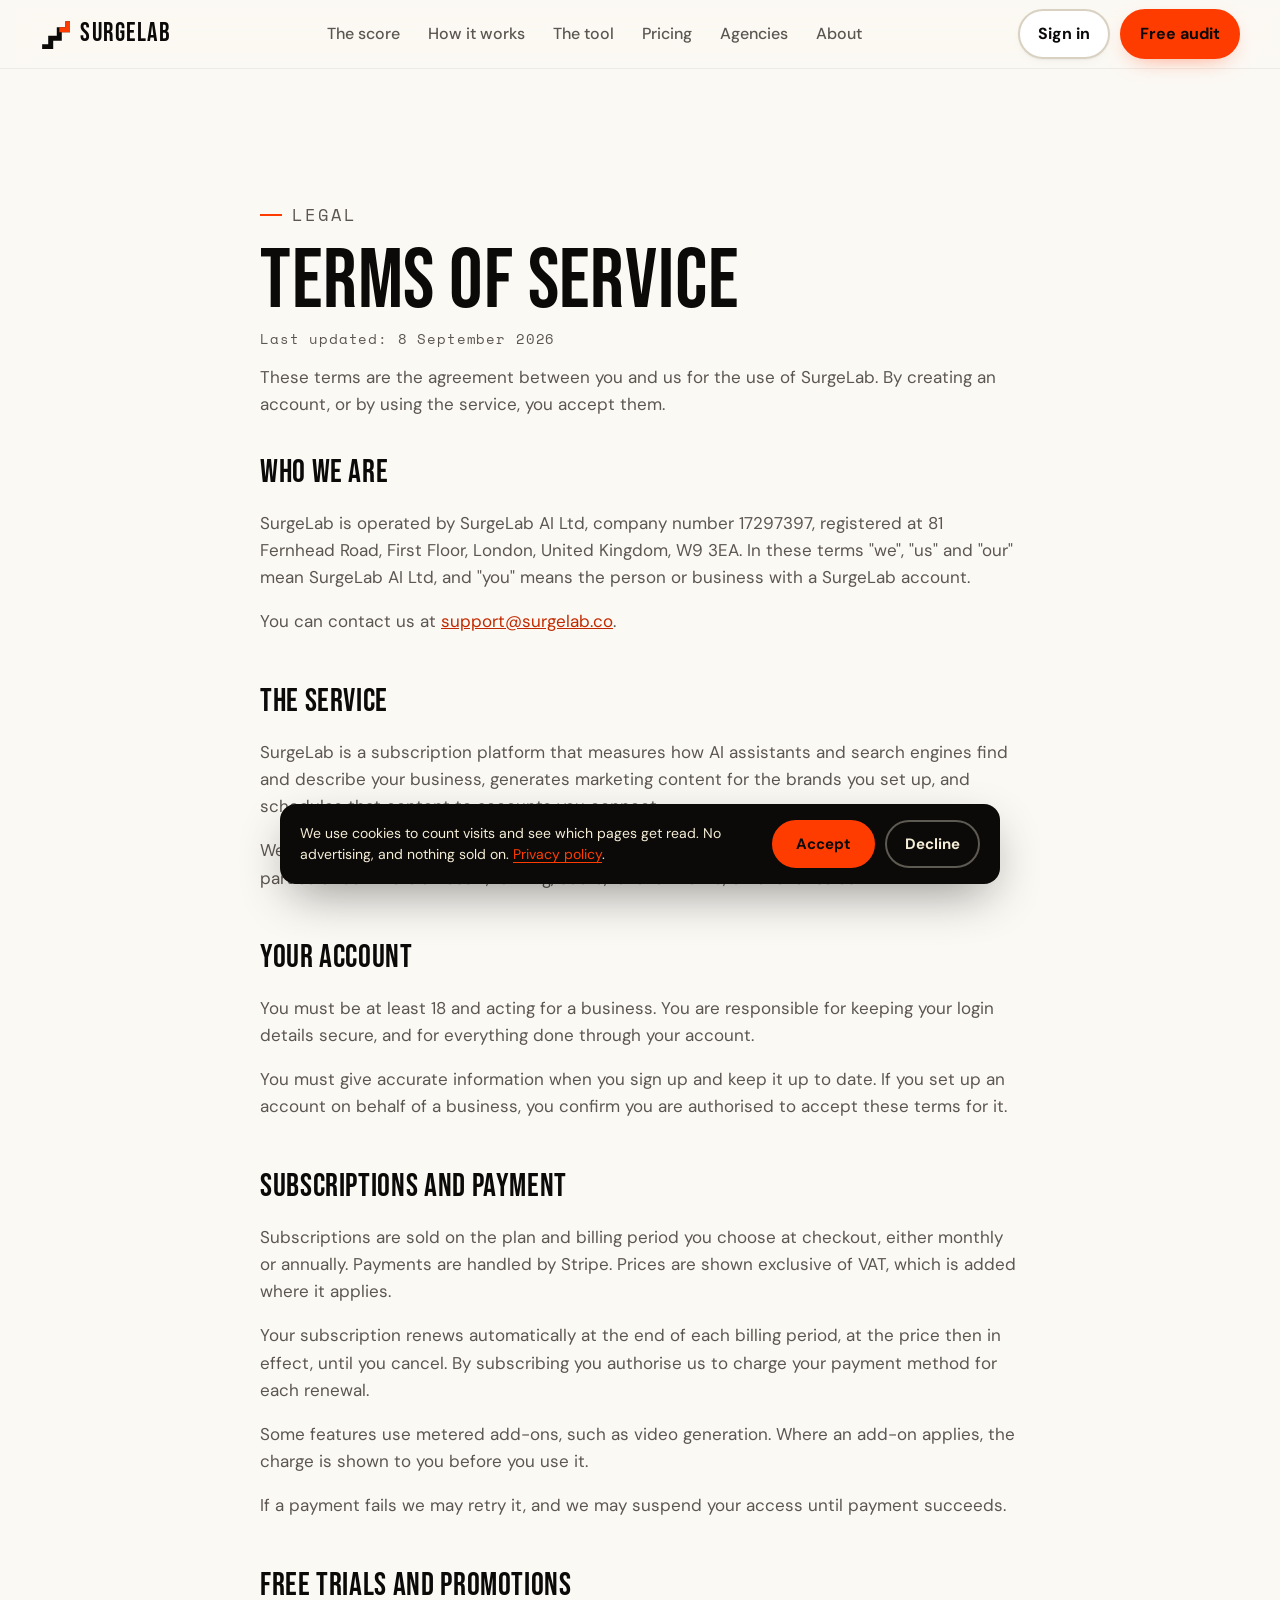
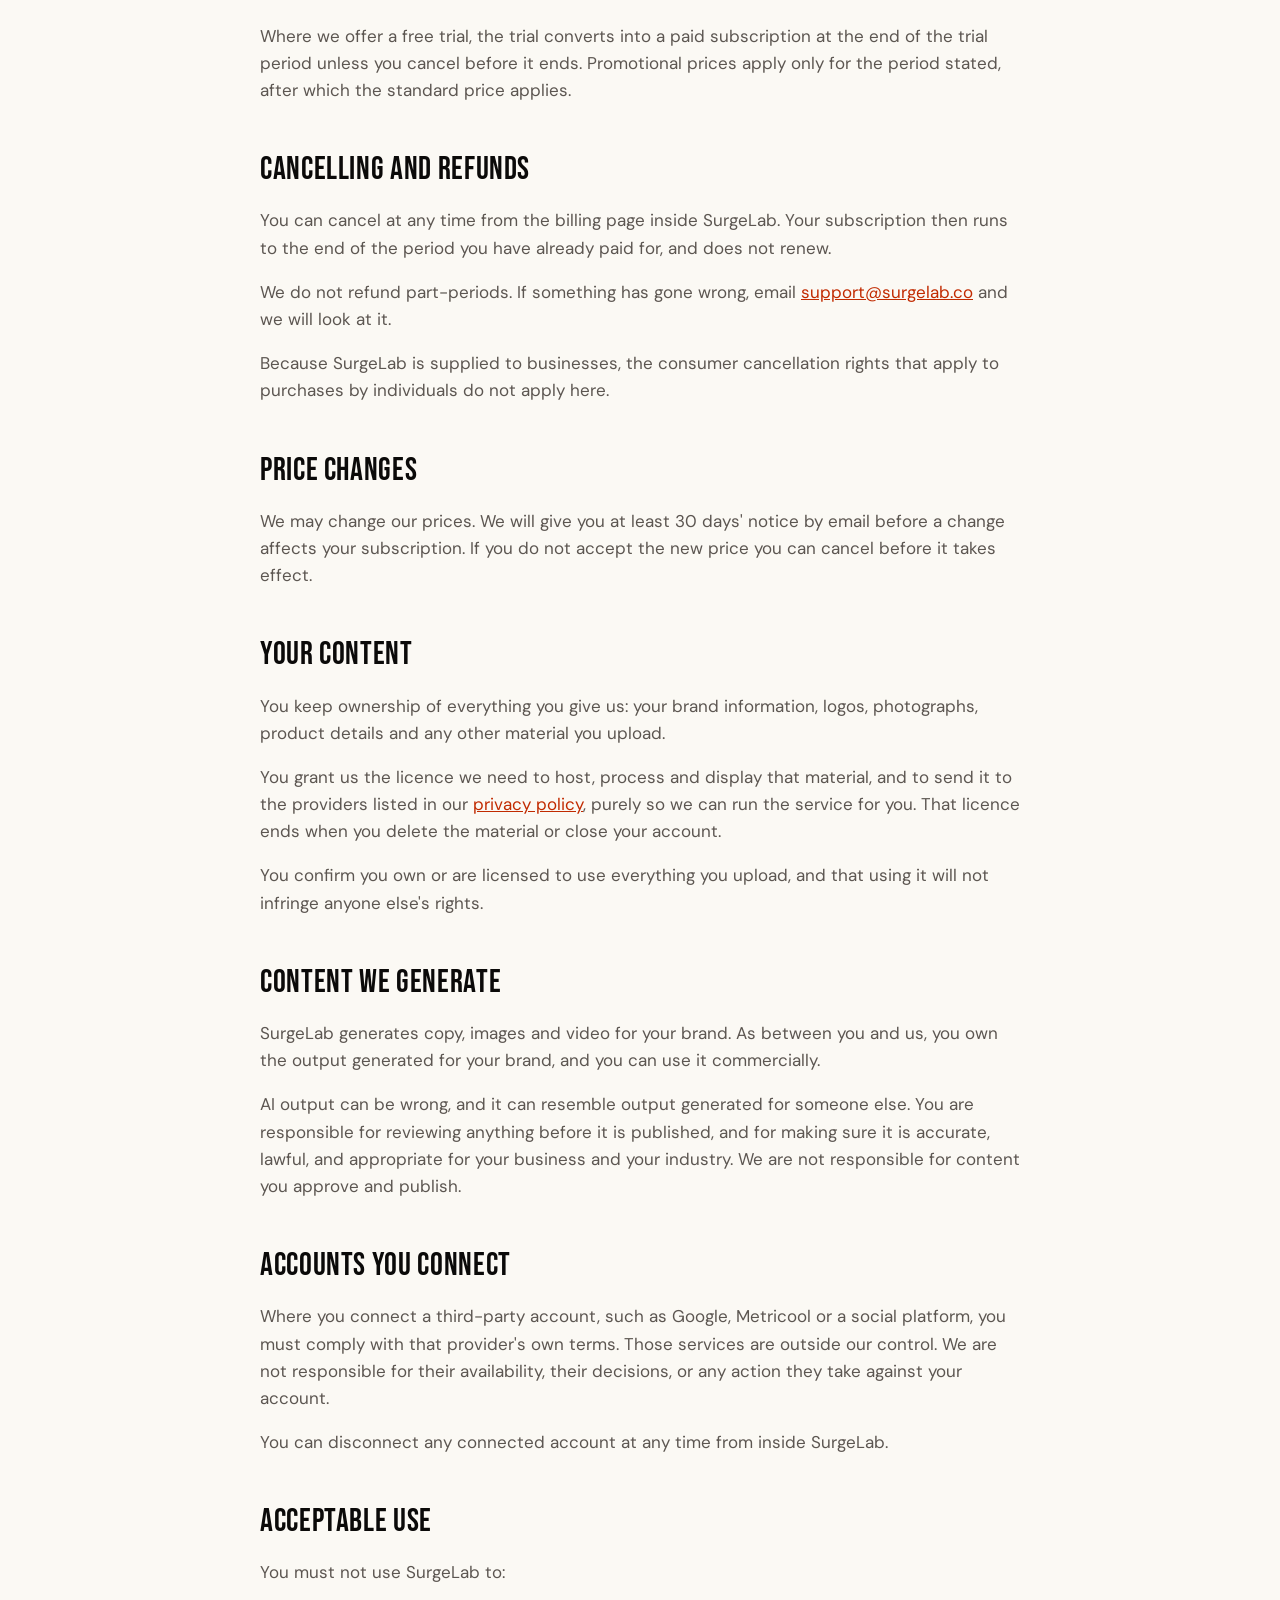
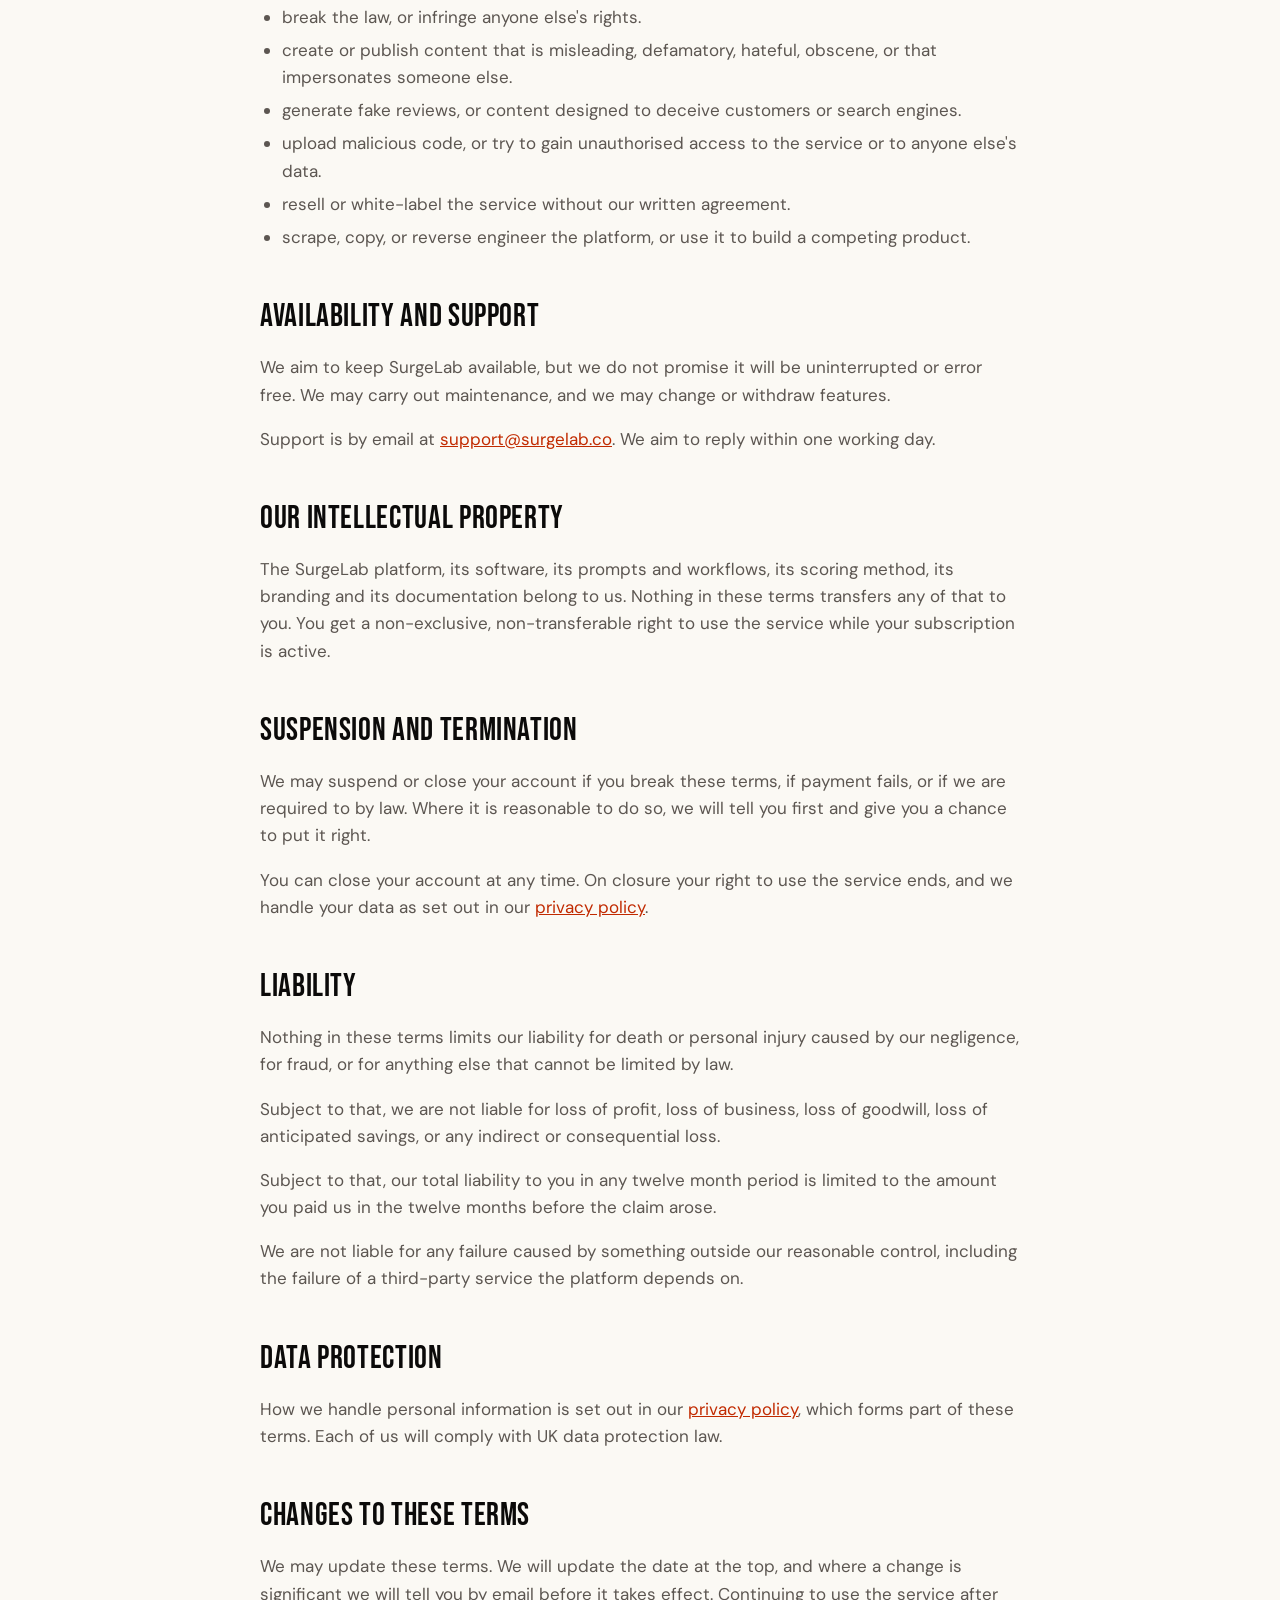
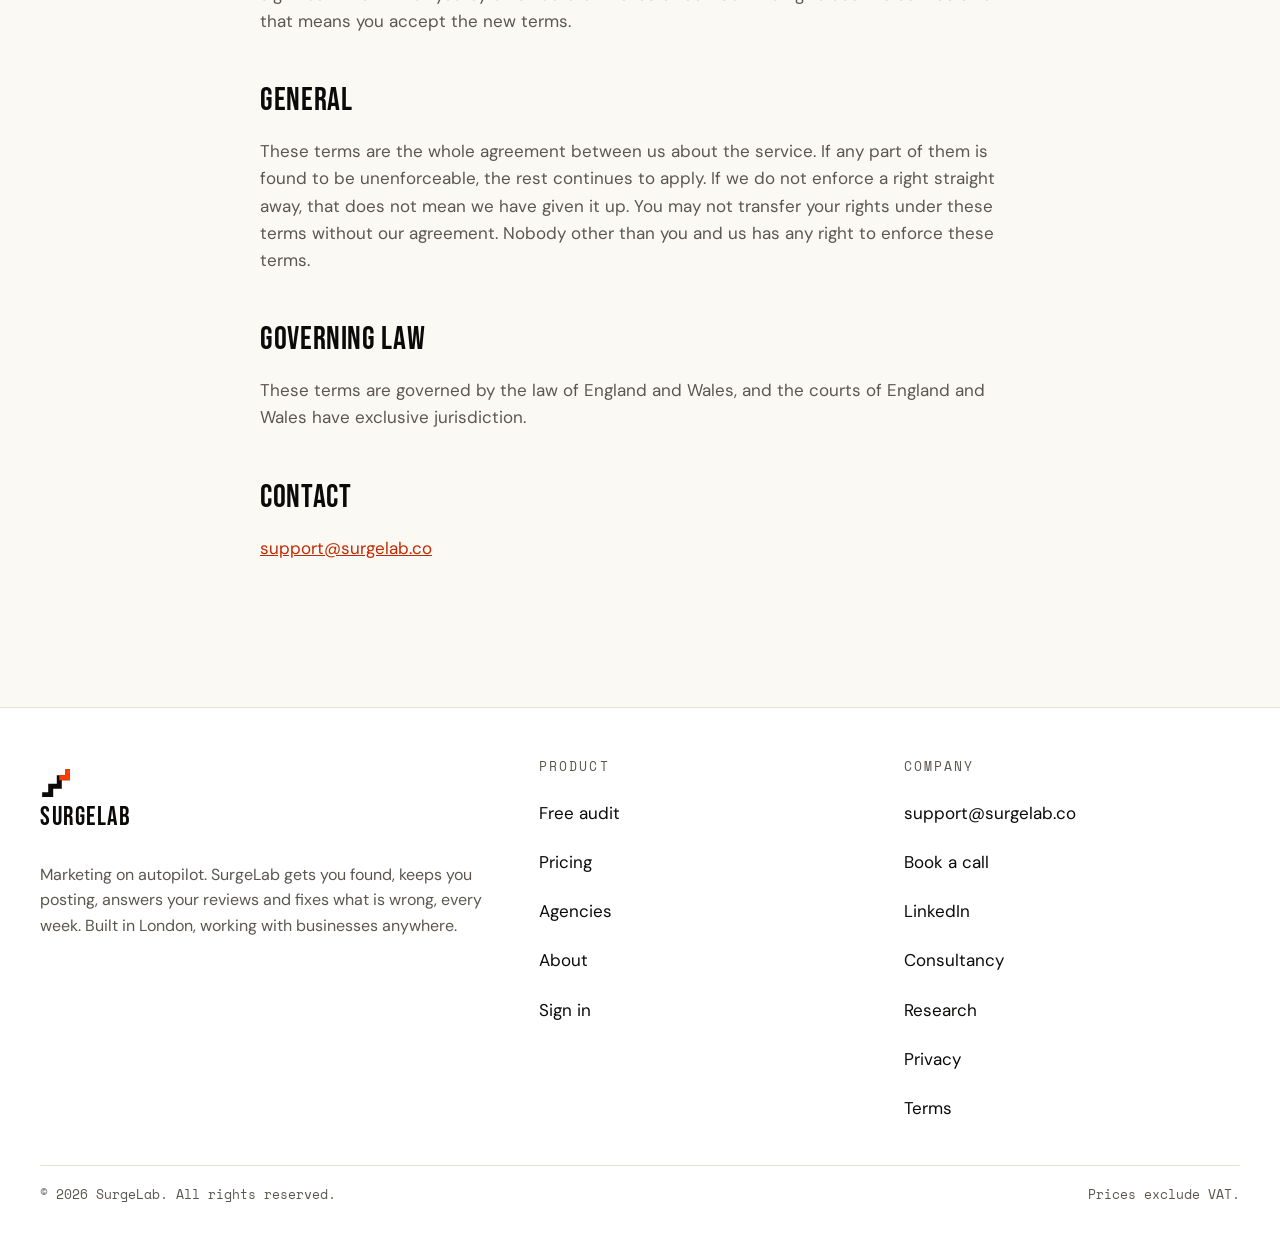
<file: terms.html>
<!DOCTYPE html>
<html lang="en-GB">
<head>
  <meta charset="utf-8">
  <meta name="viewport" content="width=device-width, initial-scale=1">
  <title>Terms of Service | SurgeLab</title>
  <meta name="description" content="The terms of service for a SurgeLab subscription: your account, billing, cancelling, content ownership, acceptable use and liability.">
  <link rel="canonical" href="https://surgelab.co/terms">
  <link rel="llms-txt" href="/llms.txt" type="text/plain">
  <meta name="theme-color" content="#FBF9F4">
  <link rel="icon" href="/assets/img/favicon.svg" type="image/svg+xml">
  <link rel="apple-touch-icon" href="/assets/img/apple-touch-icon.png">
  <meta property="og:type" content="website">
  <meta property="og:site_name" content="SurgeLab">
  <meta property="og:title" content="Terms of Service | SurgeLab">
  <meta property="og:description" content="The terms of service for a SurgeLab subscription.">
  <meta property="og:url" content="https://surgelab.co/terms">
  <meta property="og:image" content="https://surgelab.co/assets/img/og-image.png">
  <meta name="twitter:card" content="summary_large_image">
  <meta name="twitter:image" content="https://surgelab.co/assets/img/og-image.png">
  <script type="application/ld+json">
{"@context": "https://schema.org", "@graph": [{"@type": "WebPage", "@id": "https://surgelab.co/terms#page", "name": "Terms of Service", "url": "https://surgelab.co/terms", "description": "The terms of service for a SurgeLab subscription: your account, billing, cancelling, content ownership, acceptable use and liability.", "inLanguage": "en-GB", "dateModified": "2026-09-08", "isPartOf": {"@type": "WebSite", "@id": "https://surgelab.co/#website", "name": "SurgeLab", "url": "https://surgelab.co/"}, "about": {"@id": "https://surgelab.co/#org"}, "publisher": {"@id": "https://surgelab.co/#org"}, "speakable": {"@type": "SpeakableSpecification", "cssSelector": [".prose h2", ".prose > p"]}}, {"@type": "Organization", "@id": "https://surgelab.co/#org", "name": "SurgeLab", "legalName": "SurgeLab AI Ltd", "url": "https://surgelab.co/", "email": "support@surgelab.co", "address": {"@type": "PostalAddress", "streetAddress": "81 Fernhead Road, First Floor", "addressLocality": "London", "postalCode": "W9 3EA", "addressCountry": "GB"}}]}
  </script>
  <link rel="preload" href="/assets/fonts/bebas-neue-latin-400-normal.woff2" as="font" type="font/woff2" crossorigin>
  <link rel="preload" href="/assets/fonts/dm-sans-latin-400-normal.woff2" as="font" type="font/woff2" crossorigin>
  <script>if(!matchMedia("(prefers-reduced-motion: reduce)").matches)document.documentElement.classList.add("js-anime")</script>
  <!-- Google Analytics. Held off until the visitor accepts cookies. -->
  <script>
    window.dataLayer = window.dataLayer || [];
    function gtag(){dataLayer.push(arguments);}
    gtag('consent','default',{ad_storage:'denied',ad_user_data:'denied',ad_personalization:'denied',analytics_storage:'denied'});
    try{if(localStorage.getItem('sl-cookies')==='granted'){gtag('consent','update',{analytics_storage:'granted'});}}catch(e){}
    gtag('js',new Date());
    gtag('config','G-MWPDZ9F3QK');
  </script>
  <script async src="https://www.googletagmanager.com/gtag/js?id=G-MWPDZ9F3QK"></script>
  <link rel="stylesheet" href="/assets/css/site.min.css?v=f565749b">
</head>
<body>
<a class="skip-link" href="#main">Skip to content</a>

<header class="site-header">
  <div class="container">
    <a class="logo" href="/" aria-label="SurgeLab home">
      <svg viewBox="0 0 84 84" aria-hidden="true" fill="none"><path d="M6 78H30V54H54V30H78V6" stroke="currentColor" stroke-width="14"/><path class="logo-tick" d="M54 30H78V6" stroke="#FF3C00" stroke-width="14"/></svg>
      <span>SurgeLab</span>
    </a>
    <nav class="nav" aria-label="Main">
      <a href="/#score">The score</a>
      <a href="/#how">How it works</a>
      <a href="/#tool">The tool</a>
      <a href="/#pricing">Pricing</a>
      <a href="/agencies">Agencies</a>
      <a href="/about">About</a>
    </nav>
    <div class="header-actions">
      <a class="btn btn-ghost btn-signin" href="https://socialtool.surgelab.co/login">Sign in</a>
      <a class="btn" href="/audit">Free audit</a>
      <button class="menu-btn" type="button" aria-expanded="false" aria-controls="mobile-nav" aria-label="Menu"><span></span></button>
    </div>
  </div>
  <div class="mobile-nav" id="mobile-nav">
    <div class="container">
      <ul>
        <li><a href="/#score">The score</a></li>
        <li><a href="/#how">How it works</a></li>
        <li><a href="/#tool">The tool</a></li>
        <li><a href="/#pricing">Pricing</a></li>
        <li><a href="/agencies">Agencies</a></li>
        <li><a href="/about">About</a></li>
        <li><a href="https://socialtool.surgelab.co/login">Sign in</a></li>
      </ul>
    </div>
  </div>
</header>

<main id="main">
  <section class="section">
    <div class="container prose">
      <p class="eyebrow">Legal</p>
      <h1 class="display h2">Terms of Service</h1>
      <p class="meta">Last updated: <time datetime="2026-09-08">8 September 2026</time></p>

      <p>These terms are the agreement between you and us for the use of SurgeLab. By creating an account, or by using the service, you accept them.</p>

      <h2>Who we are</h2>
      <p>SurgeLab is operated by SurgeLab AI Ltd, company number 17297397, registered at 81 Fernhead Road, First Floor, London, United Kingdom, W9 3EA. In these terms "we", "us" and "our" mean SurgeLab AI Ltd, and "you" means the person or business with a SurgeLab account.</p>
      <p>You can contact us at <a href="mailto:support@surgelab.co">support@surgelab.co</a>.</p>

      <h2>The service</h2>
      <p>SurgeLab is a subscription platform that measures how AI assistants and search engines find and describe your business, generates marketing content for the brands you set up, and schedules that content to accounts you connect.</p>
      <p>We provide the service on a reasonable skill and care basis. We do not guarantee any particular commercial result, ranking, score, level of traffic, or level of sales.</p>

      <h2>Your account</h2>
      <p>You must be at least 18 and acting for a business. You are responsible for keeping your login details secure, and for everything done through your account.</p>
      <p>You must give accurate information when you sign up and keep it up to date. If you set up an account on behalf of a business, you confirm you are authorised to accept these terms for it.</p>

      <h2>Subscriptions and payment</h2>
      <p>Subscriptions are sold on the plan and billing period you choose at checkout, either monthly or annually. Payments are handled by Stripe. Prices are shown exclusive of VAT, which is added where it applies.</p>
      <p>Your subscription renews automatically at the end of each billing period, at the price then in effect, until you cancel. By subscribing you authorise us to charge your payment method for each renewal.</p>
      <p>Some features use metered add-ons, such as video generation. Where an add-on applies, the charge is shown to you before you use it.</p>
      <p>If a payment fails we may retry it, and we may suspend your access until payment succeeds.</p>

      <h2>Free trials and promotions</h2>
      <p>Where we offer a free trial, the trial converts into a paid subscription at the end of the trial period unless you cancel before it ends. Promotional prices apply only for the period stated, after which the standard price applies.</p>

      <h2>Cancelling and refunds</h2>
      <p>You can cancel at any time from the billing page inside SurgeLab. Your subscription then runs to the end of the period you have already paid for, and does not renew.</p>
      <p>We do not refund part-periods. If something has gone wrong, email <a href="mailto:support@surgelab.co">support@surgelab.co</a> and we will look at it.</p>
      <p>Because SurgeLab is supplied to businesses, the consumer cancellation rights that apply to purchases by individuals do not apply here.</p>

      <h2>Price changes</h2>
      <p>We may change our prices. We will give you at least 30 days' notice by email before a change affects your subscription. If you do not accept the new price you can cancel before it takes effect.</p>

      <h2>Your content</h2>
      <p>You keep ownership of everything you give us: your brand information, logos, photographs, product details and any other material you upload.</p>
      <p>You grant us the licence we need to host, process and display that material, and to send it to the providers listed in our <a href="/privacy">privacy policy</a>, purely so we can run the service for you. That licence ends when you delete the material or close your account.</p>
      <p>You confirm you own or are licensed to use everything you upload, and that using it will not infringe anyone else's rights.</p>

      <h2>Content we generate</h2>
      <p>SurgeLab generates copy, images and video for your brand. As between you and us, you own the output generated for your brand, and you can use it commercially.</p>
      <p>AI output can be wrong, and it can resemble output generated for someone else. You are responsible for reviewing anything before it is published, and for making sure it is accurate, lawful, and appropriate for your business and your industry. We are not responsible for content you approve and publish.</p>

      <h2>Accounts you connect</h2>
      <p>Where you connect a third-party account, such as Google, Metricool or a social platform, you must comply with that provider's own terms. Those services are outside our control. We are not responsible for their availability, their decisions, or any action they take against your account.</p>
      <p>You can disconnect any connected account at any time from inside SurgeLab.</p>

      <h2>Acceptable use</h2>
      <p>You must not use SurgeLab to:</p>
      <ul>
        <li>break the law, or infringe anyone else's rights.</li>
        <li>create or publish content that is misleading, defamatory, hateful, obscene, or that impersonates someone else.</li>
        <li>generate fake reviews, or content designed to deceive customers or search engines.</li>
        <li>upload malicious code, or try to gain unauthorised access to the service or to anyone else's data.</li>
        <li>resell or white-label the service without our written agreement.</li>
        <li>scrape, copy, or reverse engineer the platform, or use it to build a competing product.</li>
      </ul>

      <h2>Availability and support</h2>
      <p>We aim to keep SurgeLab available, but we do not promise it will be uninterrupted or error free. We may carry out maintenance, and we may change or withdraw features.</p>
      <p>Support is by email at <a href="mailto:support@surgelab.co">support@surgelab.co</a>. We aim to reply within one working day.</p>

      <h2>Our intellectual property</h2>
      <p>The SurgeLab platform, its software, its prompts and workflows, its scoring method, its branding and its documentation belong to us. Nothing in these terms transfers any of that to you. You get a non-exclusive, non-transferable right to use the service while your subscription is active.</p>

      <h2>Suspension and termination</h2>
      <p>We may suspend or close your account if you break these terms, if payment fails, or if we are required to by law. Where it is reasonable to do so, we will tell you first and give you a chance to put it right.</p>
      <p>You can close your account at any time. On closure your right to use the service ends, and we handle your data as set out in our <a href="/privacy">privacy policy</a>.</p>

      <h2>Liability</h2>
      <p>Nothing in these terms limits our liability for death or personal injury caused by our negligence, for fraud, or for anything else that cannot be limited by law.</p>
      <p>Subject to that, we are not liable for loss of profit, loss of business, loss of goodwill, loss of anticipated savings, or any indirect or consequential loss.</p>
      <p>Subject to that, our total liability to you in any twelve month period is limited to the amount you paid us in the twelve months before the claim arose.</p>
      <p>We are not liable for any failure caused by something outside our reasonable control, including the failure of a third-party service the platform depends on.</p>

      <h2>Data protection</h2>
      <p>How we handle personal information is set out in our <a href="/privacy">privacy policy</a>, which forms part of these terms. Each of us will comply with UK data protection law.</p>

      <h2>Changes to these terms</h2>
      <p>We may update these terms. We will update the date at the top, and where a change is significant we will tell you by email before it takes effect. Continuing to use the service after that means you accept the new terms.</p>

      <h2>General</h2>
      <p>These terms are the whole agreement between us about the service. If any part of them is found to be unenforceable, the rest continues to apply. If we do not enforce a right straight away, that does not mean we have given it up. You may not transfer your rights under these terms without our agreement. Nobody other than you and us has any right to enforce these terms.</p>

      <h2>Governing law</h2>
      <p>These terms are governed by the law of England and Wales, and the courts of England and Wales have exclusive jurisdiction.</p>

      <h2>Contact</h2>
      <p><a href="mailto:support@surgelab.co">support@surgelab.co</a></p>
    </div>
  </section>
</main>

<footer class="site-footer">
  <div class="container">
    <div class="foot-grid">
      <div>
        <a class="logo" href="/" aria-label="SurgeLab home">
          <svg viewBox="0 0 84 84" aria-hidden="true" fill="none"><path d="M6 78H30V54H54V30H78V6" stroke="currentColor" stroke-width="14"/><path class="logo-tick" d="M54 30H78V6" stroke="#FF3C00" stroke-width="14"/></svg>
          <span>SurgeLab</span>
        </a>
        <p style="margin-top: 12px">Marketing on autopilot. SurgeLab gets you found, keeps you posting, answers your reviews and fixes what is wrong, every week. Built in London, working with businesses anywhere.</p>
      </div>
      <div>
        <h3>Product</h3>
        <a href="/audit">Free audit</a><br>
        <a href="/#pricing">Pricing</a><br>
        <a href="/agencies">Agencies</a><br>
        <a href="/about">About</a><br>
        <a href="https://socialtool.surgelab.co/login">Sign in</a>
      </div>
      <div>
        <h3>Company</h3>
        <a href="mailto:support@surgelab.co">support@surgelab.co</a><br>
        <a href="https://cal.com/james-birnbaum-zgzeth/30min" rel="noopener">Book a call</a><br>
        <a href="https://www.linkedin.com/company/surgelab-ai/" rel="noopener">LinkedIn</a><br>
        <a href="/consultancy">Consultancy</a><br>
        <a href="/blog">Research</a><br>
        <a href="/privacy">Privacy</a><br>
        <a href="/terms">Terms</a>
      </div>
    </div>
    <div class="foot-bottom">
      <span>&copy; <span data-year>2026</span> SurgeLab. All rights reserved.</span>
      <span>Prices exclude VAT.</span>
    </div>
  </div>
</footer>

<script src="/assets/js/anime.umd.min.js" defer></script>
<script src="/assets/js/site.js?v=5ea0ce2c" defer></script>
</body>
</html>
</file>
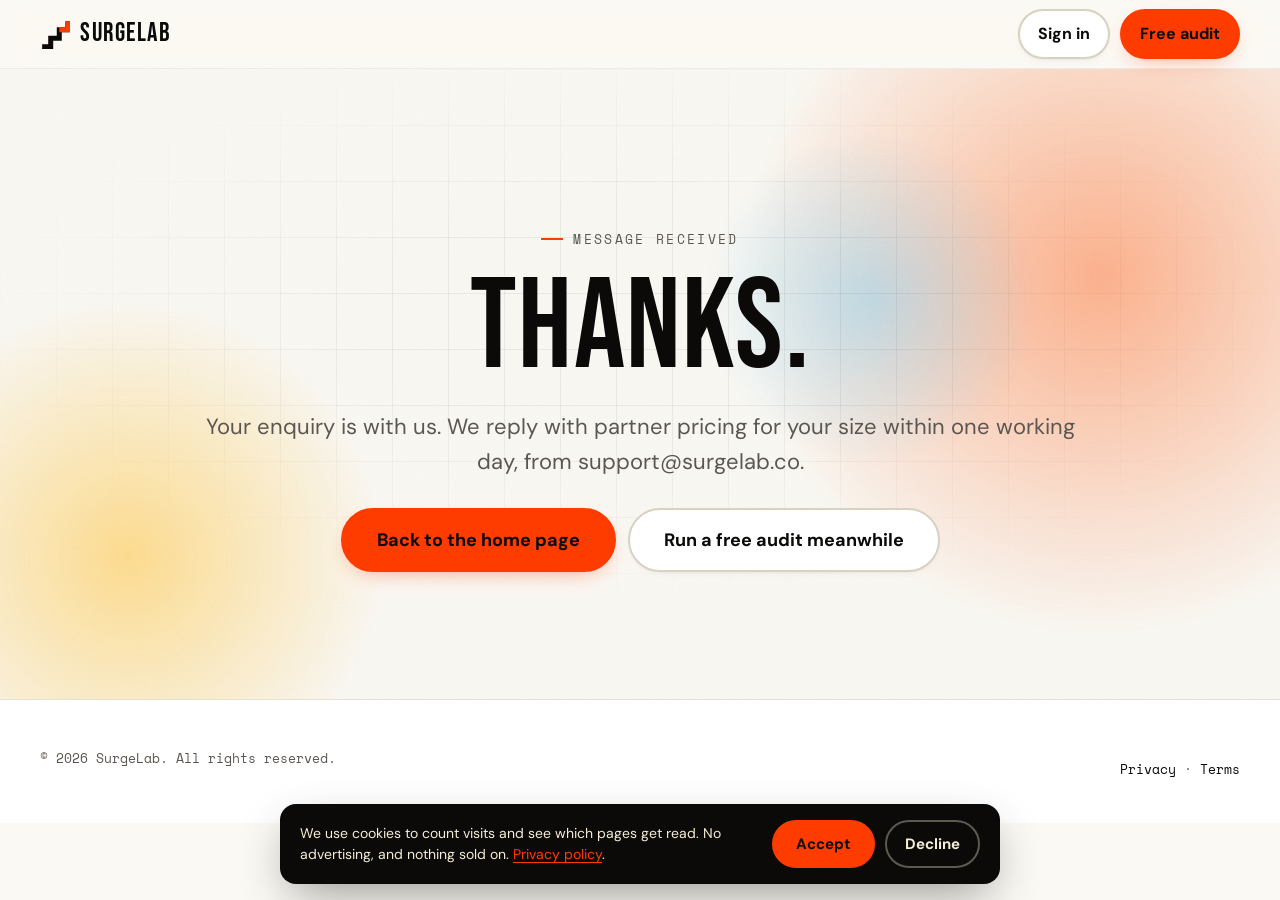
<file: thanks.html>
<!DOCTYPE html>
<html lang="en-GB">
<head>
  <meta charset="utf-8">
  <meta name="viewport" content="width=device-width, initial-scale=1">
  <title>Thanks | SurgeLab</title>
  <meta name="description" content="Your message is with us. We reply within one working day.">
  <meta name="robots" content="noindex">
  <link rel="canonical" href="https://surgelab.co/thanks">
  <link rel="llms-txt" href="/llms.txt" type="text/plain">
  <meta name="theme-color" content="#FBF9F4">
  <link rel="icon" href="/assets/img/favicon.svg" type="image/svg+xml">
  <link rel="apple-touch-icon" href="/assets/img/apple-touch-icon.png">
  <link rel="preload" href="/assets/fonts/bebas-neue-latin-400-normal.woff2" as="font" type="font/woff2" crossorigin>
  <link rel="preload" href="/assets/fonts/dm-sans-latin-400-normal.woff2" as="font" type="font/woff2" crossorigin>
  <script>if(!matchMedia("(prefers-reduced-motion: reduce)").matches)document.documentElement.classList.add("js-anime")</script>
  <!-- Google Analytics. Held off until the visitor accepts cookies. -->
  <script>
    window.dataLayer = window.dataLayer || [];
    function gtag(){dataLayer.push(arguments);}
    gtag('consent','default',{ad_storage:'denied',ad_user_data:'denied',ad_personalization:'denied',analytics_storage:'denied'});
    try{if(localStorage.getItem('sl-cookies')==='granted'){gtag('consent','update',{analytics_storage:'granted'});}}catch(e){}
    gtag('js',new Date());
    gtag('config','G-MWPDZ9F3QK');
  </script>
  <script async src="https://www.googletagmanager.com/gtag/js?id=G-MWPDZ9F3QK"></script>
  <link rel="stylesheet" href="/assets/css/site.min.css?v=f565749b">
</head>
<body>
<a class="skip-link" href="#main">Skip to content</a>
<header class="site-header">
  <div class="container">
    <a class="logo" href="/" aria-label="SurgeLab home">
      <svg viewBox="0 0 84 84" aria-hidden="true" fill="none"><path d="M6 78H30V54H54V30H78V6" stroke="currentColor" stroke-width="14"/><path class="logo-tick" d="M54 30H78V6" stroke="#FF3C00" stroke-width="14"/></svg>
      <span>SurgeLab</span>
    </a>
    <div class="header-actions">
      <a class="btn btn-ghost btn-signin" href="https://socialtool.surgelab.co/login">Sign in</a>
      <a class="btn" href="/audit">Free audit</a>
    </div>
  </div>
</header>
<main id="main">
  <section class="hero" style="min-height: 70vh">
    <div class="mesh" aria-hidden="true">
      <div class="hero-layer" data-depth="0.14"><div class="blob blob-1"></div><div class="blob blob-4"></div></div>
      <div class="hero-layer" data-depth="0.07"><div class="blob blob-2"></div></div>
      <div class="hero-layer grid-bg" data-depth="0.04"></div>
      <div class="noise"></div>
    </div>
    <div class="container" style="position: relative; text-align: center">
      <p class="eyebrow" style="justify-content: center">Message received</p>
      <h1 class="display h1">Thanks.</h1>
      <p class="lede" style="margin-inline: auto; margin-bottom: 28px">Your enquiry is with us. We reply with partner pricing for your size within one working day, from support@surgelab.co.</p>
      <div class="btn-row" style="justify-content: center">
        <a class="btn btn-lg" href="/">Back to the home page</a>
        <a class="btn btn-ghost btn-lg" href="/audit">Run a free audit meanwhile</a>
      </div>
    </div>
  </section>
</main>
<footer class="site-footer">
  <div class="container">
    <div class="foot-bottom" style="border: 0; margin: 0; padding: 0">
      <span>&copy; <span data-year>2026</span> SurgeLab. All rights reserved.</span>
      <span><a href="/privacy">Privacy</a> &middot; <a href="/terms">Terms</a></span>
    </div>
  </div>
</footer>
<script src="/assets/js/anime.umd.min.js" defer></script>
<script src="/assets/js/site.js?v=5ea0ce2c" defer></script>
</body>
</html>
</file>
<file: assets/css/site.min.css>
@keyframes grad-slide{to{background-position:200%0}}@keyframes shine{0%{transform:translateX(-130%) skewX(-14deg)}to{transform:translateX(240%) skewX(-14deg)}}@keyframes drift{0%{transform:translate(0,0) scale(1)}50%{transform:translate(4%,-6%) scale(1.08)}to{transform:translate(-3%,5%) scale(.96)}}@keyframes char-in{0%{transform:translateY(112%) rotate(5deg)}to{transform:none}}@keyframes rise-in{0%{transform:translateY(26px)}to{transform:none}}@keyframes hud-in{0%{opacity:0;transform:translateY(40px) scale(.96)}to{opacity:1;transform:none}}@keyframes pulse{0%{box-shadow:0 0 0 0 rgba(15,120,51,.5)}70%{box-shadow:0 0 0 9px transparent}to{box-shadow:0 0 0 0 transparent}}@keyframes floaty{0%,to{transform:translateY(0)}50%{transform:translateY(-10px)}}@keyframes ticker{0%{transform:translateX(0)}to{transform:translateX(-50%)}}@keyframes scan{0%,20%{transform:translateX(-100%)}60%,to{transform:translateX(100%)}}@keyframes band{0%,to{background-position:0 50%}50%{background-position:100% 50%}}@keyframes blink{0%,88%,to{transform:scaleY(1)}94%{transform:scaleY(.1)}}@keyframes ant-glow{0%,to{fill:#fff}50%{fill:var(--bc)}}@keyframes bob{0%,to{transform:translateY(0) rotate(0)}50%{transform:translateY(-4px) rotate(-3deg)}}@keyframes beam-spin{to{--beam-a:360deg}}@keyframes chip-run{0%{offset-distance:0}to{offset-distance:100%}}@keyframes spark{0%,to{opacity:0;transform:scale(.4)}50%{opacity:.9;transform:scale(1.3)}}@keyframes warn-pulse{0%,to{box-shadow:0 0 0 0 rgba(202,138,4,.45)}60%{box-shadow:0 0 0 7px transparent}}@keyframes slot-in{0%{transform:scale(.7);opacity:0}}@keyframes ar-spin{to{transform:rotate(360deg)}}@keyframes consult-spin{to{transform:rotate(360deg)}}@keyframes spectrum-slide{to{background-position:-300%0}}@font-face{font-family:"Bebas Neue";font-style:normal;font-weight:400;font-display:swap;src:url(/assets/fonts/bebas-neue-latin-400-normal.woff2)format("woff2")}@font-face{font-family:"DM Sans";font-style:normal;font-weight:400;font-display:swap;src:url(/assets/fonts/dm-sans-latin-400-normal.woff2)format("woff2")}@font-face{font-family:"DM Sans";font-style:normal;font-weight:500;font-display:swap;src:url(/assets/fonts/dm-sans-latin-500-normal.woff2)format("woff2")}@font-face{font-family:"DM Sans";font-style:normal;font-weight:700;font-display:swap;src:url(/assets/fonts/dm-sans-latin-700-normal.woff2)format("woff2")}@font-face{font-family:"Space Mono";font-style:normal;font-weight:400;font-display:swap;src:url(/assets/fonts/space-mono-latin-400-normal.woff2)format("woff2")}@font-face{font-family:"Space Mono";font-style:normal;font-weight:700;font-display:swap;src:url(/assets/fonts/space-mono-latin-700-normal.woff2)format("woff2")}:root{--bg:#fbf9f4;--bg-2:#f5edd6;--bg-3:#ffffff;--card:#ffffff;--ink:#0b0a09;--muted:#5c5651;--muted-2:#857e77;--line:#e8e1d2;--line-2:#d9d2c2;--line-focus:#857e77;--orange:#ff3c00;--orange-ink:#c12a00;--amber:#ffb800;--amber-ink:#ca8a04;--cyan:#22d3ee;--cyan-ink:#0891b2;--blue:#60a5fa;--blue-ink:#2563eb;--green:#34d399;--green-ink:#0f7833;--pink:#f472b6;--pink-ink:#be185d;--violet:#a78bfa;--violet-ink:#6d28d9;--gate-found:var(--cyan-ink);--gate-right:var(--blue-ink);--gate-clear:var(--amber-ink);--gate-bookable:var(--orange-ink);--gate-proven:var(--green-ink);--font-display:"Bebas Neue", "Arial Narrow", Impact, sans-serif;--font-body:"DM Sans", system-ui, -apple-system, "Segoe UI", sans-serif;--font-mono:"Space Mono", ui-monospace, "SFMono-Regular", Menlo, monospace;--radius:18px;--radius-lg:26px;--ease-out:cubic-bezier(0.16, 1, 0.3, 1);--shadow-sm:0 1px 2px rgba(30, 20, 0, 0.04), 0 4px 14px -6px rgba(30, 20, 0, 0.08);--shadow:0 1px 2px rgba(30, 20, 0, 0.04), 0 18px 50px -20px rgba(30, 20, 0, 0.18);--shadow-hover:0 2px 4px rgba(30, 20, 0, 0.04), 0 30px 70px -24px rgba(255, 60, 0, 0.35);--container:1200px;--gutter:clamp(18px, 4vw, 40px)}*,::after,::before{box-sizing:border-box}html{-webkit-text-size-adjust:100%;scroll-behavior:smooth}body{margin:0;background:var(--bg);color:var(--ink);font-family:var(--font-body);font-size:17px;line-height:1.6;-webkit-font-smoothing:antialiased;overflow-x:hidden}img,svg,video{max-width:100%;height:auto;display:block}a,button{color:inherit}button{font:inherit}h1,h2,h3,h4{margin:0;font-weight:400}p{margin:0 0 1em}ol,ul{margin:0;padding:0;list-style:none}details summary{cursor:pointer}:focus-visible{outline:3px solid var(--orange-ink);outline-offset:3px;border-radius:6px}::selection{background:var(--orange);color:#fff}.skip-link{position:absolute;left:12px;top:-60px;z-index:100;background:var(--ink);color:#fff;padding:10px 14px;border-radius:8px;font-family:var(--font-mono);font-size:14px;text-decoration:none}.skip-link:focus{top:12px}.display{font-family:var(--font-display);line-height:.92;letter-spacing:.01em;text-transform:uppercase;text-wrap:balance}.h1{font-size:clamp(54px,12vw,128px)}.h2{font-size:clamp(42px,7.5vw,84px)}.h3{font-size:clamp(26px,4vw,40px)}.card h3,.eyebrow{text-transform:uppercase}.eyebrow,.lede{color:var(--muted)}.eyebrow{font-family:var(--font-mono);font-size:13px;letter-spacing:.18em;display:inline-flex;align-items:center;gap:10px;margin-bottom:14px}.eyebrow::before{content:"";width:22px;height:2px;background:var(--orange);display:inline-block}.lede{font-size:clamp(18px,2.2vw,22px);max-width:58ch;text-wrap:pretty}.mono{font-family:var(--font-mono);font-size:13px;letter-spacing:.06em}.faq summary:hover,.orange{color:var(--orange-ink)}.green{color:var(--green-ink)}.floater b,.ink,.nav a:hover,.nav a[aria-current=page],.prose strong{color:var(--ink)}.case-fix .found dd,.case-fix .found dt,.muted{color:var(--muted)}.grad-text{background:linear-gradient(92deg,#ff3c00 0,#ff7a00 45%,#ff3c00 100%);-webkit-background-clip:text;background-clip:text;color:transparent;background-size:200% 100%;animation:grad-slide 6s linear infinite}.vh{position:absolute;width:1px;height:1px;overflow:hidden;clip:rect(0 0 0 0);white-space:nowrap}.char,.word{display:inline-block}.word{white-space:nowrap}.char{will-change:transform}.container{width:min(100% - 2*var(--gutter),var(--container));margin-inline:auto}.section{padding:clamp(64px,10vw,136px)0;position:relative}.section-tight{padding:clamp(40px,6vw,72px)0}.section-tint{background:var(--bg-2)}.section-white{background:var(--bg-3)}.section-head{max-width:780px;margin-bottom:clamp(32px,5vw,56px)}.section-head.center{text-align:center;margin-inline:auto}.section-head.center .eyebrow{justify-content:center}.section-head.center .lede{margin-inline:auto}.grid{display:grid;gap:16px}@media (min-width:560px) and (max-width:719px){.grid-3{grid-template-columns:repeat(2,1fr)}}@media (min-width:720px){.grid-2{grid-template-columns:repeat(2,1fr)}.grid-3{grid-template-columns:repeat(3,1fr)}}@media (min-width:980px){.grid-4{grid-template-columns:repeat(4,1fr)}.grid-5{grid-template-columns:repeat(5,1fr)}}@media (min-width:720px) and (max-width:979px){.grid-4,.grid-5{grid-template-columns:repeat(2,1fr)}}.btn{--btn-bg:var(--orange);--btn-ink:#0b0a09;--btn-border:var(--orange);display:inline-flex;align-items:center;justify-content:center;gap:10px;min-height:52px;padding:14px 26px;background:var(--btn-bg);color:var(--btn-ink);border:2px solid var(--btn-border);border-radius:999px;font-family:var(--font-body);font-weight:700;font-size:17px;text-decoration:none;cursor:pointer;position:relative;overflow:hidden;isolation:isolate;transform:translate(var(--mx-btn, 0),var(--my-btn, 0));transition:transform .35s var(--ease-out),box-shadow .35s var(--ease-out),background .2s,color .2s,border-color .2s;box-shadow:0 8px 24px -12px rgba(255,60,0,.6)}.btn::after,.card::before{content:"";position:absolute;inset:0;pointer-events:none;opacity:0}.btn::after{z-index:-1;background:linear-gradient(90deg,transparent 0,rgba(255,255,255,.45) 50%,transparent 100%);transform:translateX(-130%) skewX(-14deg)}.btn:hover{box-shadow:0 18px 40px -12px rgba(255,60,0,.55);transform:translate(var(--mx-btn, 0),calc(var(--my-btn, 0) - 2px))}.btn:hover::after{opacity:1;animation:shine .9s var(--ease-out)}.btn:active{transform:scale(.97)}.btn-ghost{--btn-bg:#fff;--btn-ink:var(--ink);--btn-border:var(--line-2);box-shadow:var(--shadow-sm)}.btn-dark,.btn-ghost:hover{--btn-border:var(--ink);box-shadow:0 18px 40px -18px rgba(11,10,9,.3)}.btn-dark{--btn-bg:var(--ink);--btn-ink:#fff;box-shadow:0 8px 24px -12px rgba(11,10,9,.5)}.btn-dark:hover{box-shadow:0 18px 40px -12px rgba(11,10,9,.45)}.btn-lg{min-height:60px;padding:16px 34px;font-size:18px}.btn .arrow{transition:transform .28s var(--ease-out)}.btn:hover .arrow{transform:translateX(4px)}.btn-row{display:flex;flex-direction:column;gap:12px}@media (min-width:560px){.btn-row{flex-direction:row;flex-wrap:wrap;align-items:center}}@media (max-width:559px){.btn{width:100%}}.btn-note{font-family:var(--font-mono);font-size:13px;color:var(--muted);letter-spacing:.04em}.card,.card>*{position:relative}.card{--accent:var(--orange);--accent-ink:var(--orange-ink);overflow:hidden;background:var(--card);border:1px solid var(--line);border-radius:var(--radius);padding:clamp(20px,3vw,28px);box-shadow:var(--shadow-sm);transition:transform .35s var(--ease-out),box-shadow .35s var(--ease-out),border-color .3s ease;will-change:transform}.card::before{background:radial-gradient(420px circle at var(--mx, 50%) var(--my, 50%),color-mix(in srgb,var(--accent) 14%,transparent),transparent 60%);transition:opacity .35s ease}.card::after,.nav a::after{content:"";position:absolute;left:0}.card::after{top:0;width:60%;height:100%;pointer-events:none;opacity:0;background:linear-gradient(90deg,transparent 0,rgba(255,255,255,.7) 50%,transparent 100%);transform:translateX(-120%) skewX(-12deg)}.card:hover{transform:translateY(-5px);border-color:color-mix(in srgb,var(--accent) 45%,var(--line));box-shadow:0 2px 4px rgba(30,20,0,.04),0 30px 60px -24px color-mix(in srgb,var(--accent) 45%,transparent)}.card:hover::before{opacity:1}.card:hover::after{opacity:1;animation:shine 1.1s ease-out}.card>*{z-index:1}.card h3{font-family:var(--font-display);font-size:30px;line-height:1;letter-spacing:.02em;margin-bottom:8px}.card p{margin:0}.card p+p{margin-top:10px}.card-accent h3,.gate-card .lvl b,.icon{color:var(--accent-ink)}.icon{width:40px;height:40px;border-radius:12px;display:grid;place-items:center;background:color-mix(in srgb,var(--accent) 16%,#fff);margin-bottom:14px}.chip,.tag{font-family:var(--font-mono);letter-spacing:.12em;text-transform:uppercase}.chip{display:inline-flex;align-items:center;gap:8px;font-size:13px;padding:7px 13px;border-radius:999px;border:1px solid var(--line-2);color:var(--muted);background:#fff;box-shadow:var(--shadow-sm)}.chip .dot{width:8px;height:8px;border-radius:50%;background:var(--accent, var(--orange));box-shadow:0 0 10px var(--accent, var(--orange))}.tag{font-size:12px;padding:5px 10px;border-radius:8px;background:color-mix(in srgb,var(--accent) 14%,#fff);color:var(--accent-ink)}.site-header{position:sticky;top:0;z-index:50;background:rgba(251,249,244,.78);backdrop-filter:blur(16px) saturate(1.4);-webkit-backdrop-filter:blur(16px) saturate(1.4);border-bottom:1px solid rgba(11,10,9,.06)}.site-header .container{display:flex;align-items:center;justify-content:space-between;gap:16px;min-height:68px}.logo{display:inline-flex;align-items:center;gap:10px;min-height:44px;text-decoration:none;font-family:var(--font-display);font-size:26px;letter-spacing:.06em;text-transform:uppercase;color:var(--ink)}.logo svg{width:30px;height:30px}.logo:hover .logo-tick{transform:translate(2px,-2px)}.logo-tick{transition:transform .28s var(--ease-out)}.nav{display:none;align-items:center;gap:28px}.card p,.hud-verdict p,.nav a{color:var(--muted);font-size:16px}.nav a{text-decoration:none;font-weight:500;position:relative;padding:12px 0;display:inline-block}.nav a::after{right:100%;bottom:8px;height:2px;background:var(--orange);transition:right .28s var(--ease-out)}.nav a:hover::after,.nav a[aria-current=page]::after{right:0}.header-actions{display:flex;align-items:center;gap:10px}.header-actions .btn{min-height:44px;padding:10px 18px;font-size:16px;width:auto}.header-actions .btn-signin{display:none}.menu-btn{display:inline-flex;align-items:center;justify-content:center;width:44px;height:44px;flex:none;background:#fff;border:1px solid var(--line-2);border-radius:12px;cursor:pointer}.menu-btn span,.menu-btn span::after,.menu-btn span::before{display:block;width:18px;height:2px;background:var(--ink);position:relative;transition:transform .25s var(--ease-out),opacity .2s}.menu-btn span::after,.menu-btn span::before{content:"";position:absolute;left:0}.menu-btn span::before{top:-6px}.menu-btn span::after{top:6px}.menu-btn[aria-expanded=true] span{background:0 0}.menu-btn[aria-expanded=true] span::before{transform:translateY(6px) rotate(45deg)}.menu-btn[aria-expanded=true] span::after{transform:translateY(-6px) rotate(-45deg)}.mobile-nav{display:none;border-top:1px solid var(--line);background:rgba(251,249,244,.98)}.checklist li b,.consult li b,.gate .bar i,.mobile-nav.is-open{display:block}.mobile-nav ul{padding:12px 0 18px}.mobile-nav a{display:block;padding:14px 0;font-size:18px;text-decoration:none;border-bottom:1px solid var(--line)}.mobile-nav .btn{margin-top:14px}@media (min-width:900px){.nav{display:flex}.menu-btn,.mobile-nav{display:none!important}.header-actions .btn-signin{display:inline-flex}}.blob,.mesh{position:absolute}.mesh{inset:0;overflow:hidden;pointer-events:none}.blob{border-radius:50%;opacity:.55;will-change:transform;animation:drift 22s ease-in-out infinite alternate;background:radial-gradient(closest-side,var(--bc),transparent 100%)!important}.blob-1{width:56vw;height:56vw;max-width:720px;max-height:720px;--bc:#ff7a3d;top:-24%;right:-14%;opacity:.55}.blob-2{width:40vw;height:40vw;max-width:520px;max-height:520px;--bc:#ffd166;bottom:-18%;left:-10%;opacity:.7;animation-delay:-6s}.blob-3{width:30vw;height:30vw;max-width:380px;max-height:380px;--bc:#f9a8d4;top:40%;left:30%;opacity:.45;animation-delay:-11s}.blob-4{width:26vw;height:26vw;max-width:340px;max-height:340px;--bc:#7dd3fc;top:10%;left:55%;opacity:.45;animation-delay:-15s}.grid-bg,.noise{position:absolute;inset:0}.grid-bg{background-image:linear-gradient(rgba(11,10,9,.06) 1px,transparent 1px),linear-gradient(90deg,rgba(11,10,9,.06) 1px,transparent 1px);background-size:56px 56px;mask-image:radial-gradient(ellipse 70% 60%at 50% 40%,#000 30%,transparent 75%);-webkit-mask-image:radial-gradient(ellipse 70% 60%at 50% 40%,#000 30%,transparent 75%)}.noise{opacity:.35;pointer-events:none;background-image:url("data:image/svg+xml,%3Csvg xmlns='http://www.w3.org/2000/svg' width='180' height='180'%3E%3Cfilter id='n'%3E%3CfeTurbulence type='fractalNoise' baseFrequency='0.85' numOctaves='2' stitchTiles='stitch'/%3E%3CfeColorMatrix values='0 0 0 0 0 0 0 0 0 0 0 0 0 0 0 0 0 0 0.06 0'/%3E%3C/filter%3E%3Crect width='100%25' height='100%25' filter='url(%23n)'/%3E%3C/svg%3E")}.hero{position:relative;overflow:hidden;padding:clamp(56px,9vw,120px)0 clamp(48px,7vw,96px);min-height:80vh;display:flex;align-items:center}.hero-layer{position:absolute;inset:0;will-change:transform}.hero-inner{position:relative;display:grid;gap:44px;align-items:center}@media (min-width:980px){.hero-inner{grid-template-columns:1.1fr .9fr;gap:56px}}.hero .h1{margin:6px 0 22px}.hero .h1 .line{display:block;overflow:hidden;padding-bottom:.06em;margin-bottom:-.06em}.hero .h1 .char{animation:char-in 1.1s var(--ease-out) backwards;animation-delay:calc(var(--i, 0)*28ms + 60ms)}.hero .lede{margin-bottom:30px}.hero-sub{display:flex;flex-wrap:wrap;gap:10px;margin-top:22px}.hero-enter{animation:rise-in 1s var(--ease-out) backwards;animation-delay:calc(var(--i, 0)*110ms + 300ms)}.hud{animation:hud-in 1.3s cubic-bezier(.2,1.4,.4,1) backwards;animation-delay:500ms;position:relative;border-radius:var(--radius-lg);padding:clamp(20px,3vw,30px);background:rgba(255,255,255,.86);backdrop-filter:blur(14px);-webkit-backdrop-filter:blur(14px);border:1px solid rgba(11,10,9,.08);box-shadow:0 40px 90px -30px rgba(30,20,0,.35),0 0 0 1px rgba(255,255,255,.6) inset;transform-style:preserve-3d;will-change:transform}.hud-top{display:flex;justify-content:space-between;align-items:center;gap:12px;margin-bottom:18px}.live,.ring .num small{font-family:var(--font-mono)}.hud-score,.live{align-items:center}.live{display:inline-flex;gap:8px;font-size:13px;letter-spacing:.14em;color:var(--green-ink);white-space:nowrap}.floater::before,.live i{width:8px;height:8px;border-radius:50%}.live i{background:var(--green-ink);box-shadow:0 0 0 0 rgba(15,120,51,.5);animation:pulse 1.8s infinite}.hud-score{display:grid;grid-template-columns:auto 1fr;gap:20px;margin-bottom:20px}.ring{width:122px;height:122px;position:relative}.ring svg{width:100%;height:100%;transform:rotate(-90deg)}.ring circle{fill:none;stroke-width:10;stroke-linecap:round}.ring .track{stroke:rgba(11,10,9,.08)}.ring .bar{stroke:var(--orange);stroke-dasharray:314;stroke-dashoffset:314;transition:stroke-dashoffset 1.6s var(--ease-out)}.ring .num{position:absolute;inset:0;display:flex;flex-direction:column;align-items:center;justify-content:center;gap:2px;font-family:var(--font-display);font-size:44px;line-height:1}.ring .num small{display:block;font-size:10px;letter-spacing:.12em;color:var(--muted);line-height:1}.hud-verdict .display{font-size:30px;line-height:1}.hud-verdict p{margin:6px 0 0}.gate,.gates{display:grid;gap:10px}.gate{grid-template-columns:22px 1fr auto;align-items:center;font-size:16px;opacity:0;transform:translateX(-10px);transition:opacity .5s var(--ease-out),transform .5s var(--ease-out)}.gate.is-in{opacity:1;transform:none}.gate .k{font-family:var(--font-mono);font-size:12px;letter-spacing:.1em;color:var(--muted);width:22px}.gate .name{display:flex;align-items:center;gap:10px;font-weight:500}.gate .bar{height:8px;border-radius:999px;background:rgba(11,10,9,.07);flex:1;overflow:hidden;min-width:60px}.gate .bar i{height:100%;width:0;background:var(--g, var(--orange));transition:width 1.2s var(--ease-out);border-radius:inherit}.gate .pts,.hud-foot{font-family:var(--font-mono);font-size:13px}.gate .pts{min-width:44px;text-align:right;font-variant-numeric:tabular-nums}.hud-foot{margin-top:18px;color:var(--muted);letter-spacing:.04em}.floaters{position:absolute;inset:0;pointer-events:none;display:none;z-index:2}@media (min-width:980px){.floaters{display:block}}.floater,.marquee-track span{font-family:var(--font-mono);text-transform:uppercase}.floater{position:absolute;padding:9px 13px;border-radius:12px;font-size:13px;letter-spacing:.1em;background:#fff;border:1px solid var(--line-2);color:var(--ink);box-shadow:var(--shadow);animation:floaty 6s ease-in-out infinite}.floater::before{content:"";display:inline-block;background:var(--f, var(--orange));margin-right:8px;vertical-align:1px}.marquee{overflow:hidden;padding:16px 0;border-top:1px solid var(--line);border-bottom:1px solid var(--line);background:#fff}.marquee-track{display:flex;gap:48px;width:max-content;animation:ticker 44s linear infinite}.marquee:hover .marquee-track{animation-play-state:paused}.marquee-track span{font-size:14px;letter-spacing:.16em;color:var(--muted);white-space:nowrap;display:inline-flex;align-items:center;gap:14px}.marquee-track span::after{content:"";width:6px;height:6px;background:var(--orange);border-radius:50%}.marquee-logos .marquee-track{gap:64px;animation-duration:60s}.marquee-logos .marquee-track span{font-family:var(--font-display);font-size:26px;letter-spacing:.06em;color:var(--muted-2);text-transform:uppercase}.marquee-logos .marquee-track span::after{display:none}[data-reveal]{opacity:0;transform:translateY(28px);transition:opacity .9s var(--ease-out),transform .9s var(--ease-out);transition-delay:var(--d, 0ms)}.feed.is-in li,.js-anime [data-reveal].is-in,.js-anime [data-stagger].is-in>*,[data-reveal].is-in{opacity:1;transform:none}[data-reveal=scale]{transform:scale(.94) translateY(20px)}[data-reveal=left]{transform:translateX(-36px)}[data-reveal=right]{transform:translateX(36px)}.js-anime [data-reveal]{transition:none;opacity:0;transform:translateY(36px)}.js-anime [data-reveal=left]{transform:translateX(-40px)}.js-anime [data-reveal=right]{transform:translateX(40px)}.js-anime [data-reveal=scale]{transform:translateY(24px) scale(.94)}.js-anime [data-stagger]>*{opacity:0;transform:translateY(40px) scale(.97)}.section-tight,.section:not(.how){content-visibility:auto;contain-intrinsic-size:auto 900px}.gate-card{min-height:280px;display:flex;flex-direction:column}.gate-card .lvl{font-family:var(--font-mono);font-size:12px;letter-spacing:.12em;color:var(--muted);display:flex;justify-content:space-between;gap:8px;margin-bottom:14px;padding-right:44px;white-space:nowrap}.gate-card h3{font-size:clamp(32px,2.6vw,42px);color:var(--accent-ink)}.gate-card .q{color:var(--ink);font-size:17px;font-weight:500;margin-bottom:6px}.gate-card .xp{margin-top:auto;padding-top:18px}.gate-card .xp .bar{height:8px;border-radius:999px;background:rgba(11,10,9,.07);overflow:hidden}.gate-card .xp .bar i{display:block;height:100%;width:0;background:var(--accent-ink);transition-delay:var(--d, 0ms);border-radius:inherit}.gate-card .xp .lbl{display:flex;justify-content:space-between;gap:8px;font-family:var(--font-mono);font-size:13px;color:var(--muted);margin-top:8px}.gate-card .xp .lbl span:last-child{white-space:nowrap;font-variant-numeric:tabular-nums}.gate-card .badge{position:absolute;top:18px;right:18px;width:34px;height:34px;border-radius:50%;display:grid;place-items:center;background:color-mix(in srgb,var(--accent) 16%,#fff);color:var(--accent-ink);font-size:18px}.total-line{display:flex;flex-wrap:wrap;align-items:baseline;gap:10px 22px;margin-top:28px;font-family:var(--font-mono);font-size:14px;color:var(--muted)}.gate-card .badge,.step .n,.total-line b{font-family:var(--font-display)}.total-line b{font-size:44px;color:var(--ink);letter-spacing:.02em;font-variant-numeric:tabular-nums}.how{position:relative}.how-track{display:grid;gap:16px}.step .n{font-size:92px;line-height:.85;color:transparent;-webkit-text-stroke:1.5px var(--accent-ink);margin-bottom:14px}.step h3{font-size:36px}.step .tag-row{margin-top:18px}@media (min-width:1024px){.how-track{grid-template-columns:repeat(3,minmax(0,1fr));gap:24px}.step{padding:34px 32px}.step .n{font-size:80px}.step h3{font-size:32px}}.how-progress{display:none}.demo-wrap{position:relative}.section{overflow:hidden}.demo-glow{position:absolute;inset:-10% -6%;background:radial-gradient(60% 60%at 30% 30%,rgba(255,122,61,.35),transparent 70%),radial-gradient(50% 50%at 75% 70%,rgba(125,211,252,.35),transparent 70%),radial-gradient(40% 40%at 60% 20%,rgba(249,168,212,.3),transparent 70%);pointer-events:none}.window{position:relative;background:#fff;border:1px solid var(--line-2);border-radius:var(--radius-lg);box-shadow:0 50px 110px -40px rgba(30,20,0,.35),0 0 0 1px rgba(255,255,255,.8) inset;overflow:hidden}.window-bar{display:flex;align-items:center;gap:8px;padding:12px 16px;border-bottom:1px solid var(--line);background:var(--bg)}.window-bar i{width:11px;height:11px;border-radius:50%;background:var(--line-2)}.window-bar i:nth-child(1){background:#ff5f57}.window-bar i:nth-child(2){background:#febc2e}.window-bar i:nth-child(3){background:#28c840}.window-bar .url{margin-left:10px;font-family:var(--font-mono);font-size:12px;color:var(--muted);background:#fff;border:1px solid var(--line);border-radius:8px;padding:5px 12px;flex:1;letter-spacing:.04em}.panel .ph,.window-bar .demo-tag{font-family:var(--font-mono);letter-spacing:.14em}.window-bar .demo-tag{font-size:11px;color:#7a5200;background:#fff4d6;padding:4px 8px;border-radius:6px}.window-body{display:grid;gap:14px;padding:16px;background:linear-gradient(180deg,#fff,#fbf9f4)}@media (min-width:760px){.window-body{grid-template-columns:1.3fr 1fr;grid-template-rows:auto auto}.panel-wide{grid-column:1/-1}}@media (min-width:1024px){.window-body{grid-template-columns:1.4fr 1fr 1fr;grid-template-rows:auto auto}.panel-tall{grid-row:1/3}.panel-wide{grid-column:2/-1}}.panel{background:#fff;border:1px solid var(--line);border-radius:14px;padding:16px;box-shadow:var(--shadow-sm);min-width:0}.panel .ph{font-size:12px;text-transform:uppercase;color:var(--muted);margin:0 0 10px;display:flex;justify-content:space-between;gap:8px}.panel .ph span{color:var(--ink);letter-spacing:0;text-transform:none;font-family:var(--font-body);font-weight:600}.panel .big{font-family:var(--font-display);font-size:42px;line-height:1;letter-spacing:.02em;font-variant-numeric:tabular-nums}.chart text,.panel .delta{font-family:var(--font-mono)}.panel .delta{font-size:13px;color:var(--green-ink)}.chart{width:100%;height:auto;overflow:visible}.chart text{font-size:10px;fill:var(--muted)}.chart .grid-line{stroke:rgba(11,10,9,.08);stroke-width:1}.chart .line{fill:none;stroke:var(--orange-ink);stroke-width:2.5;stroke-linecap:round;stroke-linejoin:round}.chart .area{fill:url(#areaGrad);opacity:0;transition:opacity 1s ease 1s}.chart.is-in .area,.chart.is-in .pt{opacity:1}.chart .pt{fill:#fff;stroke:var(--orange-ink);stroke-width:2.5;r:5;opacity:0;transition:opacity .4s ease 1.4s}.chart .bar{transform-origin:bottom;transform:scaleY(0);transition:transform 1s var(--ease-out)}.chart.is-in .bar{transform:scaleY(1)}.chart .bar:nth-child(2){transition-delay:.1s}.chart .bar:nth-child(3){transition-delay:.2s}.chart .bar:nth-child(4){transition-delay:.3s}.brow,.legend li{align-items:center}.brow{display:grid;grid-template-columns:82px 1fr auto;gap:10px;font-size:14px}.brow .b{height:12px;border-radius:6px;background:rgba(11,10,9,.06);overflow:hidden}.brow .b i{display:block;height:100%;width:0;border-radius:inherit;background:var(--c);transition:width 1.1s var(--ease-out);transition-delay:var(--d, 0ms)}.brow .v{font-family:var(--font-mono);font-size:13px;color:var(--ink);font-variant-numeric:tabular-nums;min-width:42px;text-align:right}.donut{display:grid;grid-template-columns:96px 1fr;gap:14px;align-items:center}.donut svg{transform:rotate(-90deg)}.donut circle{fill:none;stroke-width:14}.donut .d-track{stroke:rgba(11,10,9,.07)}.donut .d-seg{stroke-dasharray:251;stroke-dashoffset:251;transition:stroke-dashoffset 1.3s var(--ease-out);stroke-linecap:butt}.legend{display:grid;gap:6px;font-size:14px}.legend li{display:flex;gap:8px}.legend i{width:10px;height:10px;border-radius:3px;background:var(--c);flex:none}.legend b{margin-left:auto;font-size:13px;font-weight:400}.feed,.feed li{display:grid;gap:8px}.feed li{grid-template-columns:30px 1fr auto;gap:10px;align-items:center;font-size:14px;padding:8px 10px;border-radius:10px;background:var(--bg);opacity:0;transform:translateY(8px);transition:opacity .5s var(--ease-out),transform .5s var(--ease-out);transition-delay:var(--d, 0ms)}.feed .av{width:30px;height:30px;border-radius:9px;display:grid;place-items:center;background:color-mix(in srgb,var(--c) 18%,#fff);color:var(--c);font-family:var(--font-display);font-size:15px}.feed .t,.legend b{font-family:var(--font-mono)}.feed .t{font-size:11px;color:var(--muted)}.gate-strip,.gate-strip+.lbls{display:grid;grid-template-columns:repeat(5,1fr);gap:6px;margin-top:12px}.gate-strip div{height:8px;border-radius:4px;background:var(--c);opacity:.85}.gate-strip+.lbls{font-family:var(--font-mono);font-size:10px;color:var(--muted);margin-top:6px;text-align:center}.bento{display:grid;gap:16px}@media (min-width:720px){.bento{grid-template-columns:repeat(2,1fr)}}@media (min-width:1024px){.bento{grid-template-columns:repeat(3,1fr)}.bento .span-2{grid-column:span 2}}.bento .card{padding:clamp(22px,3vw,30px)}.bento .card h3{font-size:32px}.agents-scroller{display:flex;overflow-x:auto;scroll-snap-type:x mandatory;gap:14px;margin-inline:calc(-1*var(--gutter));padding:8px var(--gutter) 22px;scrollbar-width:thin;-webkit-overflow-scrolling:touch;cursor:grab}.agents-scroller:active{cursor:grabbing}.agents-scroller .agent{flex:0 0 min(80%,300px);scroll-snap-align:start}.agent{padding:22px}.agent .role{font-family:var(--font-mono);font-size:12px;letter-spacing:.16em;text-transform:uppercase;color:var(--accent-ink);margin-bottom:8px;display:flex;justify-content:space-between}.agent h3{font-size:28px;color:var(--ink)}.agent p{font-size:16px}.agent .av{width:46px;height:46px;border-radius:14px;display:grid;place-items:center;background:color-mix(in srgb,var(--accent) 18%,#fff);color:var(--accent-ink);font-family:var(--font-display);font-size:24px;margin-bottom:12px}.sowhat{display:grid;gap:14px}@media (min-width:720px){.sowhat{grid-template-columns:repeat(3,1fr)}}.sowhat .card b{display:block;font-size:18px;margin-bottom:6px}.video-feature{display:grid;gap:24px;align-items:center}@media (min-width:900px){.video-feature{grid-template-columns:1fr 1fr;gap:48px}}.lock,.lock .frame-unused{box-shadow:var(--shadow);display:grid;place-items:center;overflow:hidden}.lock{--accent:var(--pink);--accent-ink:var(--pink-ink);position:relative;border-radius:var(--radius-lg);background:linear-gradient(135deg,#fff1eb,#fff8e1 50%,#ecfeff);border:1px solid var(--line-2)}.lock .frame-unused{position:absolute;inset:12%;border-radius:18px;background:#fff;border:1px solid var(--line)}.lock .frame::before{content:"";position:absolute;inset:0;background:linear-gradient(120deg,transparent 30%,rgba(255,255,255,.8) 50%,transparent 70%);transform:translateX(-100%);animation:scan 4s ease-in-out infinite}.lock .mark{width:34%}.lock .pin{position:absolute;padding:8px 12px;border-radius:10px;background:#fff;border:1px solid var(--line-2);box-shadow:var(--shadow);font-family:var(--font-mono);font-size:12px;letter-spacing:.1em;text-transform:uppercase;animation:floaty 5s ease-in-out infinite}.addon li::before,.lock .pin b{color:var(--accent-ink)}.addon ul,.checklist,.checklist li{display:grid;gap:12px}.checklist li{grid-template-columns:28px 1fr;align-items:start;font-size:17px}.checklist li span,.stat .big small{color:var(--muted);font-size:16px}.checklist .tick{width:28px;height:28px;border-radius:50%;display:grid;place-items:center;background:color-mix(in srgb,var(--accent, var(--orange)) 16%,#fff);color:var(--accent-ink, var(--orange-ink))}.stat .big{font-family:var(--font-display);font-size:clamp(64px,9vw,110px);line-height:.9;color:var(--accent-ink);font-variant-numeric:tabular-nums}.stat .big small{font-size:.42em}.stat p{margin-top:12px}.sample::before,.stat .src{font-family:var(--font-mono)}.stat .src{font-size:12px;color:var(--muted);margin-top:14px;letter-spacing:.06em}.sample{position:relative}.sample::before{content:"SAMPLE — REPLACE ME";position:absolute;top:12px;right:12px;font-size:10px;letter-spacing:.14em;color:var(--amber-ink);background:#fff4d6;padding:4px 8px;border-radius:6px;z-index:2}.quote{font-size:19px;line-height:1.5;color:var(--ink);margin:0 0 16px}.quote::before,.who .av{font-family:var(--font-display)}.quote::before{content:"“";color:var(--orange);font-size:48px;line-height:0;vertical-align:-14px;margin-right:6px}.inc b,.who{font-size:16px}.who{display:flex;align-items:center;gap:12px;color:var(--muted)}.who .av{width:40px;height:40px;border-radius:50%;background:linear-gradient(135deg,var(--orange),var(--amber));display:grid;place-items:center;font-size:20px;color:#fff}.seg,.seg .pill,.seg button{border-radius:999px}.seg{display:inline-flex;padding:5px;border:1px solid var(--line-2);background:#fff;position:relative;box-shadow:var(--shadow-sm)}.seg button{position:relative;z-index:1;border:0;background:0 0;padding:10px 22px;min-height:44px;font-weight:600;cursor:pointer;transition:color .2s;white-space:nowrap}.seg button[aria-pressed=true]{color:#fff}.seg .pill{position:absolute;top:5px;bottom:5px;left:5px;width:calc(50% - 5px);background:var(--ink);transition:transform .4s var(--ease-out)}.seg[data-mode=agencies] .pill,.seg[data-mode=annual] .pill{transform:translateX(100%)}.seg .save{font-family:var(--font-mono);font-size:11px;margin-left:6px;letter-spacing:.08em;color:var(--green-ink)}.seg button[aria-pressed=true] .save{color:#9be4b2}.quiz-steps span.on,.seg-orange .pill{background:var(--orange)}.seg-orange button[aria-pressed=true],.seg-orange button[aria-pressed=true] .save{color:#0b0a09}.plan{padding:clamp(24px,4vw,44px);border-color:color-mix(in srgb,var(--orange) 40%,var(--line));box-shadow:0 2px 4px rgba(30,20,0,.04),0 40px 90px -36px rgba(255,60,0,.45);max-width:860px;margin-inline:auto}.faq summary,.plan-head{display:flex;justify-content:space-between}.plan-head{flex-wrap:wrap;gap:18px;align-items:flex-end;margin-bottom:26px}.plan h3{font-size:clamp(42px,6vw,68px);margin:0}.plan .price{font-family:var(--font-display);font-size:clamp(60px,9vw,100px);line-height:.9;color:var(--orange-ink);display:flex;align-items:baseline;gap:8px;font-variant-numeric:tabular-nums}.plan .price small,.vat{font-family:var(--font-mono);font-size:13px;color:var(--muted);letter-spacing:.08em}.plan .price .amt{display:inline-block;min-width:3ch;transition:transform .35s var(--ease-out),opacity .35s}.plan .price.is-flipping .amt{transform:translateY(-14px) rotateX(70deg);opacity:0}.vat{letter-spacing:.06em;margin-top:6px}.includes{display:grid;gap:12px;margin:22px 0 26px}@media (min-width:640px){.includes{grid-template-columns:repeat(3,1fr)}}.inc{--accent:var(--orange);--accent-ink:var(--orange-ink);padding:16px;border-radius:14px;border:1px solid var(--line);background:var(--bg);transition:transform .3s var(--ease-out),border-color .3s,box-shadow .3s}.inc:hover{transform:translateY(-3px);border-color:color-mix(in srgb,var(--accent) 45%,var(--line));box-shadow:var(--shadow)}.inc .ic{width:34px;height:34px;border-radius:9px;display:grid;place-items:center;background:color-mix(in srgb,var(--accent) 16%,#fff);color:var(--accent-ink);margin-bottom:10px}.inc b{display:block;margin-bottom:4px}.addon li,.addons h4,.inc span,.seg button,.tl span{font-size:16px;color:var(--muted)}.addons{max-width:860px;margin:28px auto 0}.addons h4{font-family:var(--font-mono);font-size:13px;letter-spacing:.16em;text-transform:uppercase;margin-bottom:12px}.addon{display:grid;gap:14px;padding:22px}@media (min-width:640px){.addon{grid-template-columns:1fr auto;align-items:start}}.addon h3{font-size:30px;margin-bottom:6px}.addon ul{gap:6px;margin-top:10px}.addon li{display:flex;gap:10px}.addon li::before{content:"✓";font-weight:700;flex:none}.addon .tag{align-self:start;white-space:nowrap}.pricing-panel[hidden]{display:none}.agency-plan{max-width:860px;margin-inline:auto;padding:clamp(24px,4vw,44px);--accent:var(--cyan);--accent-ink:var(--cyan-ink)}.agency-plan h3{font-size:clamp(42px,6vw,68px)}.agency-plan .includes{grid-template-columns:1fr}@media (min-width:640px){.agency-plan .includes{grid-template-columns:repeat(2,1fr)}}.consult,.consult ul{display:grid;position:relative}.consult{overflow:hidden;border-radius:var(--radius-lg);background:var(--ink);color:#fff;padding:clamp(32px,5vw,64px);gap:28px;align-items:center}@media (min-width:900px){.consult{grid-template-columns:1.2fr .8fr}}.consult .eyebrow{color:#c9c2b6}.consult .display{color:#fff}.consult .lede{color:#c9c2b6}.consult .btn{--btn-bg:var(--orange);--btn-ink:#0b0a09;--btn-border:var(--orange)}.consult .btn-ghost{--btn-bg:transparent;--btn-ink:#fff;--btn-border:rgba(255,255,255,0.35)}.consult .btn-ghost:hover{--btn-border:#fff}.consult .orb{position:absolute;width:60%;aspect-ratio:1;border-radius:50%;background:radial-gradient(circle,rgba(255,60,0,.6),transparent 65%);right:-20%;top:-30%;animation:drift 18s ease-in-out infinite alternate}.consult ul{gap:12px}.consult li{display:grid;grid-template-columns:34px 1fr;gap:12px;align-items:start}.consult li span{color:#c9c2b6;font-size:16px}.consult .n{width:34px;height:34px;border-radius:10px;display:grid;place-items:center;background:rgba(255,255,255,.1);font-family:var(--font-display);font-size:18px;color:var(--orange)}.faq details{border-bottom:1px solid var(--line)}.faq summary{list-style:none;align-items:center;gap:16px;padding:20px 0;font-size:18px;font-weight:600;min-height:44px}.faq summary::-webkit-details-marker{display:none}.faq summary .plus{width:32px;height:32px;border-radius:50%;border:1px solid var(--line-2);background:#fff;display:grid;place-items:center;flex:none;position:relative;transition:transform .3s var(--ease-out),background .2s,border-color .2s}.faq summary .plus::after,.faq summary .plus::before{content:"";position:absolute;background:var(--ink);width:12px;height:2px}.faq summary .plus::after{transform:rotate(90deg)}.faq details[open] summary .plus{transform:rotate(45deg);background:var(--orange);border-color:var(--orange)}.faq .a{padding:0 0 22px;color:var(--muted);max-width:70ch}.faq .a p:last-child{margin:0}.faq .a a,.site-footer a:hover{color:var(--orange-ink)}.cta-band,.video-band{position:relative;overflow:hidden}.cta-band{border-radius:var(--radius-lg);padding:clamp(36px,6vw,80px);text-align:center;background:linear-gradient(120deg,#ff3c00,#ff7a00,#ffb800,#ff3c00);background-size:300% 300%;animation:band 14s ease infinite;box-shadow:0 40px 90px -36px rgba(255,60,0,.6)}.cta-band,.cta-band .display{color:#0b0a09}.cta-band .lede{color:rgba(11,10,9,.72);margin:14px auto 26px}.cta-band .btn{--btn-bg:#0b0a09;--btn-ink:#fff;--btn-border:#0b0a09}.cta-band .btn-ghost{--btn-bg:transparent;--btn-ink:#0b0a09;--btn-border:rgba(11,10,9,0.4)}.cta-band .btn-row{justify-content:center}.video-band{background:#050505}.video-band video{width:100%;max-height:70vh;object-fit:cover;display:block}.prose h2,.video-band .fallback{font-family:var(--font-display);text-transform:uppercase}.video-band .fallback{display:grid;place-items:center;min-height:240px;color:#f5edd6;font-size:clamp(40px,8vw,96px);letter-spacing:.04em}.site-footer{border-top:1px solid var(--line);padding:48px 0 32px;background:#fff}.foot-grid{display:grid;gap:28px}@media (min-width:720px){.foot-grid{grid-template-columns:1.4fr 1fr 1fr}}.site-footer h3{letter-spacing:.16em;text-transform:uppercase;color:var(--muted);margin-bottom:12px}.site-footer a{text-decoration:none;color:var(--ink);display:inline-block;padding:11px 0}.foot-bottom,.site-footer p{color:var(--muted);font-size:16px}.foot-bottom,.site-footer h3{font-family:var(--font-mono);font-size:13px}.foot-bottom{margin-top:32px;padding-top:18px;border-top:1px solid var(--line);display:flex;flex-wrap:wrap;gap:8px 20px;justify-content:space-between}.prose{max-width:760px}.prose h1{margin-bottom:8px}.prose h2{font-size:32px;letter-spacing:.02em;margin:40px 0 12px;color:var(--ink)}.prose h2:first-of-type{margin-top:28px}.prose li,.prose p{color:var(--muted);font-size:17px}.prose ul{list-style:disc;padding-left:22px;margin-bottom:1em}.prose li{margin-bottom:6px}.prose a{color:var(--orange-ink)}.prose code{font-family:var(--font-mono);font-size:.9em;background:var(--bg-2);padding:2px 6px;border-radius:6px}.field label,.prose .meta{font-family:var(--font-mono);font-size:14px;color:var(--muted);letter-spacing:.06em}.form{display:grid;gap:16px;max-width:560px}.field label{display:block;font-size:13px;letter-spacing:.14em;text-transform:uppercase;margin-bottom:8px}.field input,.field select,.field textarea{width:100%;min-height:52px;padding:12px 16px;border-radius:12px;background:#fff;border:1px solid var(--line-focus);color:var(--ink);font:inherit;font-size:17px;transition:border-color .2s,box-shadow .2s}.field input:focus,.field select:focus,.field textarea:focus{outline:0;border-color:var(--orange);box-shadow:0 0 0 4px rgba(255,60,0,.18)}.field select{appearance:none;-webkit-appearance:none;background-image:url("data:image/svg+xml,%3Csvg xmlns='http://www.w3.org/2000/svg' width='14' height='9' viewBox='0 0 14 9'%3E%3Cpath d='M1 1l6 6 6-6' stroke='%235c5651' stroke-width='2' fill='none'/%3E%3C/svg%3E");background-repeat:no-repeat;background-position:right 16px center;padding-right:44px}.field .hint{font-size:16px;color:var(--muted);margin-top:6px}.hp{position:absolute;left:-9999px}.audit-form{padding:clamp(20px,3vw,28px);border-color:color-mix(in srgb,var(--orange) 40%,var(--line));box-shadow:0 2px 4px rgba(30,20,0,.04),0 40px 90px -36px rgba(255,60,0,.45)}.audit-form .row{display:grid;gap:10px}@media (min-width:640px){.audit-form .row{grid-template-columns:1fr auto}.audit-form .row .btn{width:auto}}.audit-form input{min-height:56px;font-size:18px}.audit-form .note{display:flex;align-items:center;gap:8px;margin-top:12px;font-family:var(--font-mono);font-size:13px;color:var(--muted);letter-spacing:.04em}.timeline{gap:14px}.timeline,.tl,.tl .n{display:grid}.tl{grid-template-columns:44px 1fr;gap:16px;align-items:start;padding:18px}.tl .n{width:44px;height:44px;border-radius:12px;place-items:center;font-family:var(--font-display);font-size:24px;background:color-mix(in srgb,var(--accent) 16%,#fff);color:var(--accent-ink)}.tl b{display:block;font-size:17px;margin-bottom:4px}.result-demo{padding:clamp(20px,3vw,28px)}.result-demo .row{display:grid;grid-template-columns:1fr auto;gap:12px;align-items:center;padding:12px 0;border-bottom:1px solid var(--line);font-size:16px}.ar-table tr:last-child td,.result-demo .row:last-child{border-bottom:0}.result-demo .row b{color:var(--ink)}.doors .door text,.pill{font-family:var(--font-mono)}.pill{font-size:12px;letter-spacing:.12em;text-transform:uppercase;padding:5px 10px;border-radius:999px}.pill-ok{background:#dfede3;color:var(--green-ink)}.pill-warn{background:#fff4d6;color:var(--amber-ink)}.pill-bad{background:#ffe4da;color:var(--orange-ink)}.pillars .card h3{font-size:30px}.agency-form-wrap{padding:clamp(22px,3.5vw,36px)}@media (prefers-reduced-motion:reduce){html{scroll-behavior:auto}*,::after,::before{animation:none!important;transition:none!important}.feed li,.gate,.hero-enter,[data-reveal]{opacity:1!important;transform:none!important}.blob,.hero-layer,.hud{transform:none!important}.marquee-track{animation:none!important;flex-wrap:wrap;width:auto;justify-content:center}.btn:hover,.card:hover,.inc:hover,.plan:hover{transform:none}.brow .b i,.donut .d-seg,.gate .bar i,.gate-card .xp .bar i,.ring .bar{transition:none}.chart .bar{transform:none}.chart .area,.chart .pt{opacity:1}.how,.how-sticky{height:auto!important}.how-sticky{position:static!important;overflow:visible!important}.how-track{grid-template-columns:1fr!important;width:auto!important;transform:none!important}.how-progress{display:none!important}.grad-text{animation:none}.char,.word{transform:none!important;opacity:1!important}}.progress{position:absolute;left:0;right:0;top:0;height:3px;background:0 0}.progress i{display:block;height:100%;width:0;background:linear-gradient(90deg,var(--orange),var(--amber));transition:width .15s linear}.bot{width:64px;height:64px;margin-bottom:12px}.bot .eye{transform-origin:center}.agent:hover .bot .eye{animation:blink 1.8s ease-in-out infinite}.agent:hover .bot .ant{animation:ant-glow 1.2s ease-in-out infinite}.agent:hover .bot{animation:bob 1.6s ease-in-out infinite}.agent .role .lvl{color:var(--muted);letter-spacing:.12em}.gate-card .lbl-fixed,.gate-card .pts-fixed{display:none}.gate-card .xp .bar i{transition:width .9s var(--ease-out),background .3s}@media (hover:hover){.gate-card:hover .lbl-now,.gate-card:hover .pts-now{display:none}.gate-card:hover .lbl-fixed,.gate-card:hover .pts-fixed{display:inline;color:var(--green-ink);font-weight:700}.gate-card:hover .xp .bar i{width:var(--fixed, 100%)!important;background:var(--green-ink)}.gate-card:hover .badge{background:var(--green-ink);color:#fff}}.hud-actions{display:flex;flex-wrap:wrap;align-items:center;gap:12px;margin-top:18px}.hud-actions .hud-foot{margin:0;flex:1;min-width:160px}.hud .fixbtn{min-height:44px;padding:10px 18px;font-size:15px;width:auto}.hud.is-fixed .ring .bar{stroke:var(--green-ink)}.case-fix .fixed dt,.hud .pop,.hud.is-fixed .live{color:var(--green-ink)}.hud.is-fixed .gate .bar i{background:var(--green-ink)}.hud.is-fixed .fixbtn{--btn-bg:var(--ink);--btn-ink:#fff;--btn-border:var(--ink)}.hud .pop{display:inline-block;margin-top:10px;font-family:var(--font-mono);font-size:13px;background:#dfede3;padding:5px 10px;border-radius:999px;opacity:0;transform:translateY(8px);transition:opacity .4s,transform .4s var(--ease-out);pointer-events:none}.hud.is-fixed .pop{opacity:1;transform:none}.statement{text-align:center}.statement .eyebrow,.usp-row{justify-content:center}.statement .usp{font-size:clamp(48px,9vw,120px)}.statement .usp-a{display:block;color:var(--muted-2)}.phone video,.statement .usp-b{display:block}.statement .lede{margin:16px auto 22px}.usp-row{display:flex;flex-wrap:wrap;gap:10px}.lock{aspect-ratio:4/3.4}.phone,.phone::before{position:absolute;left:50%;transform:translateX(-50%);background:#0b0a09}.phone{top:7%;bottom:7%;aspect-ratio:9/16;border-radius:34px;padding:9px;box-shadow:0 40px 90px -30px rgba(30,20,0,.5),0 0 0 1px rgba(255,255,255,.4) inset}.phone::before{content:"";top:16px;width:26%;height:18px;border-radius:999px;z-index:2}.phone video{width:100%;height:100%;object-fit:cover;border-radius:26px;background:#f5f5f5}@media (max-width:899px){.lock{aspect-ratio:4/4.6}}.lock .pin{z-index:3}.lede strong{font-weight:700}.calc label,.step-top{display:flex;justify-content:space-between}.step-top{align-items:flex-start;gap:12px;margin-bottom:14px}.step .ill{width:64px;height:64px;color:var(--accent-ink);flex:none;opacity:.9}.js-anime .chief.is-in .cc-agent:hover .bot,.step:hover .ill{animation:bob 1.6s ease-in-out infinite}.journey{margin:0 0 28px}.doors{width:100%;height:auto;overflow:visible}.doors .path{stroke:rgba(11,10,9,.12);stroke-width:3;stroke-dasharray:8 8;fill:none}.doors .door .frame,.doors .walker{fill:none;stroke:var(--dc);stroke-width:3}.doors .door .leaf{fill:var(--dc);opacity:.9;transform-origin:-26px 0;transition:transform .9s var(--ease-out);transition-delay:var(--dd, 0ms)}.doors .door .knob{fill:#fff}.doors .door text{font-size:11px;letter-spacing:.14em;fill:var(--muted);text-anchor:middle}.doors.is-in .door .leaf{transform:rotateY(70deg) skewY(-6deg) scaleX(.35);opacity:.55}.doors .walker{stroke:var(--ink);stroke-linecap:round;stroke-linejoin:round;transform:translate(30px,78px);transition:transform 3.2s cubic-bezier(.45,0,.2,1);transition-delay:300ms}.doors .walker circle{fill:var(--ink)}.doors.is-in .walker{transform:translate(935px,78px)}.doors .end{font-family:var(--font-display);font-size:36px;fill:var(--green-ink);text-anchor:middle;opacity:0;transition:opacity .5s ease 3.3s}.doors.is-in .end{opacity:1}@media (max-width:720px){.doors .door text{font-size:16px}}.case-fix dt,.vertical-pick{display:flex;align-items:center}.vertical-pick{flex-wrap:wrap;gap:12px;margin-bottom:22px}.seg-vertical{flex-wrap:wrap}.seg-vertical .pill{display:none}.seg-vertical button[aria-pressed=true]{background:var(--ink);color:#fff}.seg-vertical button{padding:8px 16px}.case .case-num{font-family:var(--font-display);font-size:clamp(48px,6vw,72px);line-height:.9;color:var(--accent-ink);margin:14px 0 8px;font-variant-numeric:tabular-nums}.case .case-num small{font-size:.4em;color:var(--muted)}.case .who{margin-bottom:4px}.case-fix{display:grid;gap:10px;margin-top:4px}.case-fix>div{display:grid;grid-template-columns:62px 1fr;gap:10px;align-items:start}.case-fix dt{font-family:var(--font-mono);font-size:11px;letter-spacing:.14em;text-transform:uppercase;padding:4px 0 0;gap:6px}.brand::before,.case-fix dt::before{content:"";width:8px;height:8px;border-radius:50%}.case-fix dt::before{flex:none}.case-fix .found dt::before{background:var(--muted)}.case-fix .fixed dt::before{background:var(--green);box-shadow:0 0 0 3px color-mix(in srgb,var(--green) 25%,#fff)}.case-fix dd{font-size:15px;line-height:1.5}.case-fix .fixed dd{color:var(--ink);font-weight:500}.agency-window{align-self:center}.brand-grid{display:grid;grid-template-columns:repeat(2,1fr);gap:10px;padding:14px;background:linear-gradient(180deg,#fff,#fbf9f4)}@media (min-width:560px){.brand-grid{grid-template-columns:repeat(3,1fr)}}.brand,.calc-out div{border:1px solid var(--line);border-radius:12px;padding:12px}.brand{position:relative;background:#fff;box-shadow:var(--shadow-sm);display:grid;gap:4px}.brand b{font-size:14px}.brand .sc,.calc output{font-family:var(--font-display)}.brand .sc{font-size:34px;line-height:1;color:var(--c)}.brand i,.level .lvl-badge{font-family:var(--font-mono)}.brand i{font-style:normal;font-size:11px;color:var(--muted);letter-spacing:.04em}.brand::before{position:absolute;top:12px;right:12px;background:var(--c)}.brand-add{border-style:dashed;background:var(--bg)}.brand-add::before{display:none}.brand-add b{color:var(--orange-ink)}.levels{display:grid;gap:16px}@media (min-width:720px){.levels{grid-template-columns:repeat(3,1fr)}}.level{display:grid;gap:10px}.level .lvl-badge{font-size:12px;letter-spacing:.16em;color:var(--accent-ink)}.level h3{font-size:34px}.level .lvl-bar{height:120px;display:flex;align-items:flex-end;background:linear-gradient(180deg,transparent,rgba(11,10,9,.04));border-radius:12px;padding:8px}.level .lvl-bar i{display:block;width:100%;height:0;border-radius:8px;background:linear-gradient(180deg,var(--accent),var(--accent-ink));transition:height 1.2s var(--ease-out)}.js-anime .level .lvl-bar i,.level.is-in .lvl-bar i{height:var(--h)}.calc{padding:clamp(22px,3.5vw,36px);border-color:color-mix(in srgb,var(--orange) 40%,var(--line))}.calc .field{margin-bottom:18px}.calc label{align-items:baseline}.calc output{font-size:26px;letter-spacing:.02em}.calc input[type=range]{width:100%;min-height:44px;accent-color:var(--orange)}.calc-out{display:grid;grid-template-columns:repeat(3,1fr);gap:10px;margin:8px 0 16px}.calc-out div{background:var(--bg)}.calc-out .k{display:block;font-family:var(--font-mono);font-size:11px;letter-spacing:.14em;text-transform:uppercase;color:var(--muted);margin-bottom:4px}.calc-out b{font-size:clamp(22px,3vw,34px);line-height:1;color:var(--ink);font-variant-numeric:tabular-nums}.calc-out b.lv1{color:var(--cyan-ink)}.calc-out b.lv2{color:var(--amber-ink)}.calc-out b.lv3,.cc-agent em.ok{color:var(--green-ink)}.tiles{display:grid;grid-template-columns:repeat(10,1fr);gap:6px}.tiles i{display:block;aspect-ratio:1;border-radius:6px;background:rgba(11,10,9,.06);transition:background .3s,transform .3s var(--ease-out)}.tiles i.on{background:var(--orange);transform:scale(1.06)}.tiles i.on.l2{background:var(--amber-ink)}.tiles i.on.l3{background:var(--green-ink)}.beam{position:relative}.beam::after,.orbit{position:absolute;pointer-events:none}.beam::after{content:"";inset:-1px;border-radius:inherit;padding:2px;z-index:2;background:conic-gradient(from var(--beam-a, 0deg),transparent 0 70%,var(--orange) 85%,#fff 92%,transparent 100%);-webkit-mask:linear-gradient(#000 0 0) content-box,linear-gradient(#000 0 0);mask:linear-gradient(#000 0 0) content-box,linear-gradient(#000 0 0);-webkit-mask-composite:xor;mask-composite:exclude;animation:beam-spin 6s linear infinite}@property --beam-a{syntax:"<angle>";inherits:false;initial-value:0deg}.card.beam::after{opacity:.9}.btn-shimmer::after{opacity:1;animation:shine 2.8s var(--ease-out) infinite;animation-delay:1.6s}.orbit{inset:-16px;display:none;z-index:3}@media (min-width:980px){.orbit{display:block}}.orb-chip{position:absolute;top:0;left:0;padding:7px 12px;border-radius:10px;background:#fff;border:1px solid var(--line-2);box-shadow:var(--shadow);font-family:var(--font-mono);font-size:12px;letter-spacing:.12em;text-transform:uppercase;color:var(--f);white-space:nowrap;offset-path:inset(0 round 34px);offset-rotate:0deg;offset-distance:0;animation:chip-run 36s linear infinite;animation-delay:calc(var(--i)*-7.2s)}.orb-chip b{font-weight:700}@supports not (offset-path:inset(0)){.orb-chip{display:none}}.text-reveal .w{color:rgba(11,10,9,.6);transition:color .3s ease}.calc output,.chief h3,.text-reveal .w.on{color:var(--ink)}.icon svg,.inc .ic svg,.tl .n{transition:transform .4s var(--ease-out)}.card:hover .icon svg{transform:rotate(-8deg) scale(1.15)}.inc:hover .ic svg{transform:scale(1.18)}.tl:hover .n{transform:rotate(-6deg) scale(1.08)}.cta-band .spark{position:absolute;width:6px;height:6px;border-radius:50%;background:#fff;opacity:0;animation:spark 5s ease-in-out infinite;animation-delay:var(--d);left:var(--x);top:var(--y);box-shadow:0 0 12px 3px rgba(255,255,255,.7)}@media (prefers-reduced-motion:reduce){.beam::after,.btn-shimmer::after,.cta-band .spark,.orb-chip{animation:none!important}.orb-chip{offset-distance:calc(var(--i)*20%)}.text-reveal .w{color:var(--ink)}}.chief{--accent:var(--orange);--accent-ink:var(--orange-ink);display:grid;gap:26px;padding:26px;margin-bottom:26px;border-radius:var(--radius-lg);border:1px solid color-mix(in srgb,var(--orange) 45%,var(--line));background:linear-gradient(135deg,#fff 0,#fff4ee 60%,#fff 100%);box-shadow:0 18px 50px -30px rgba(255,60,0,.35)}@media (min-width:900px){.chief{grid-template-columns:1.1fr 1fr;align-items:center;padding:36px 40px;gap:40px}}.chief .role{font-family:var(--font-mono);font-size:12px;letter-spacing:.16em;text-transform:uppercase;color:var(--orange-ink);display:flex;justify-content:space-between;margin-bottom:12px}.chief .role .lvl{color:var(--muted);letter-spacing:.12em}.chief-who>.bot{width:92px;height:92px;margin-bottom:10px;animation:bob 2.4s ease-in-out infinite}.chief-who>.bot .eye{animation:blink 3.2s ease-in-out infinite}.chief h3{font-family:var(--font-display);font-size:clamp(38px,5vw,56px);line-height:.95;letter-spacing:.01em;margin-bottom:12px}.chief p{font-size:17px;max-width:52ch}.chief .tag{display:inline-block;margin-top:16px}.chief-chart{display:grid;justify-items:center}.cc-agent em,.cc-top{font-family:var(--font-mono);text-transform:uppercase}.cc-top{font-size:12px;letter-spacing:.16em;background:var(--ink);color:#f5edd6;padding:10px 18px;border-radius:999px;box-shadow:0 0 0 6px color-mix(in srgb,var(--orange) 16%,transparent)}.cc-lines{width:100%;height:44px;display:block}.cc-lines path{fill:none;stroke:var(--orange);stroke-width:2;stroke-linecap:round}.cc-row{display:grid;grid-template-columns:repeat(3,1fr);gap:10px;width:100%}.cc-agent{background:#fff;border:1px solid var(--line);border-radius:14px;padding:12px 8px;text-align:center;display:grid;gap:6px;justify-items:center}.cc-agent .bot{width:40px;height:40px;margin:0}.cc-agent b{font-size:13px;line-height:1.2}.cc-agent em{font-style:normal;font-size:10px;letter-spacing:.1em;padding:4px 8px;border-radius:6px;white-space:nowrap}.cc-agent em.ok{background:color-mix(in srgb,var(--green) 20%,#fff)}.cc-agent em.warn{background:color-mix(in srgb,var(--amber) 26%,#fff);color:var(--amber-ink);animation:warn-pulse 1.6s ease-in-out infinite}.chief .cc-note{font-family:var(--font-mono);font-size:12px;color:var(--muted);margin-top:14px;text-align:center}.js-anime .cc-lines path{stroke-dasharray:120;stroke-dashoffset:120;transition:stroke-dashoffset .9s var(--ease-out) .35s}.js-anime .chief.is-in .cc-lines path{stroke-dashoffset:0}.js-anime .cc-agent{opacity:0;transform:translateY(12px);transition:opacity .6s var(--ease-out) var(--d, 0ms),transform .6s var(--ease-out) var(--d, 0ms)}.js-anime .chief.is-in .cc-agent{opacity:1;transform:none}.agent-more{border-style:dashed;border-color:color-mix(in srgb,var(--cyan) 50%,var(--line));--accent:var(--cyan);--accent-ink:var(--cyan-ink);text-decoration:none;color:inherit;display:block}.agent-more:hover{border-style:solid}.agent-more .more-bots{display:flex;margin-bottom:8px}.agent-more .more-bots .bot{width:48px;height:48px;margin:0-8px 0 0}.agent-more:hover .more-bots .bot:nth-child(1){animation:bob 1.6s ease-in-out infinite}.agent-more:hover .more-bots .bot:nth-child(2){animation:bob 1.6s ease-in-out infinite .2s}.agent-more:hover .more-bots .bot:nth-child(3){animation:bob 1.6s ease-in-out infinite .4s}.agent-more .tag{display:inline-block;margin-top:12px}[hidden]{display:none!important}.agent{display:flex;flex-direction:column}.agent>p{flex:1}.hire,.q-opts button{background:#fff;font-family:var(--font-body);cursor:pointer}.hire{margin-top:14px;align-self:flex-start;border:2px solid var(--accent-ink);color:var(--accent-ink);font-weight:700;font-size:14px;line-height:1;padding:10px 18px;min-height:40px;border-radius:999px;transition:background .2s,color .2s,transform .2s}.hire:hover{transform:translateY(-1px)}.hire[aria-pressed=true]{background:var(--accent-ink);color:#fff}.hire[aria-pressed=true]::before{content:"✓ "}.team{margin-top:6px;padding:22px;display:grid;gap:16px;--accent:var(--orange);--accent-ink:var(--orange-ink)}@media (min-width:720px){.team{padding:26px 30px}}.team-head,.team-slots{display:flex;flex-wrap:wrap}.team-head{justify-content:space-between;gap:10px 20px;align-items:flex-end}.team-head b{font-family:var(--font-display);font-size:28px;letter-spacing:.01em;line-height:1;display:block}.team-slots{gap:8px}.qr-team .card .role,.slot{font-family:var(--font-mono);text-transform:uppercase}.slot{font-size:12px;letter-spacing:.08em;padding:10px 14px;border-radius:999px;border:1px dashed var(--line-2);color:var(--muted)}.slot.on{border-style:solid;border-color:var(--ink);background:var(--ink);color:#fff;animation:slot-in .45s var(--ease-out)}.team-chief,.team-cta{gap:14px;align-items:center}.team-chief{display:grid;grid-template-columns:72px 1fr;padding:16px;border-radius:16px;background:linear-gradient(135deg,#fff,#fff4ee);border:1px solid color-mix(in srgb,var(--orange) 45%,var(--line));opacity:0;transform:translateY(14px) scale(.98);transition:opacity .6s var(--ease-out),transform .6s var(--ease-out)}.team-chief.on{opacity:1;transform:none}.team-chief .bot{width:72px;height:72px;margin:0;animation:bob 2.4s ease-in-out infinite}.qr-team .card b,.team-chief b{display:block;font-size:18px;margin-bottom:4px}.team-chief p{font-size:15px}.team-cta{display:flex;flex-wrap:wrap}.quiz{padding:24px;max-width:840px;margin:0 auto}@media (min-width:720px){.quiz{padding:36px 40px}}.quiz-steps{display:flex;gap:6px;margin-bottom:22px}.quiz-steps span{flex:1;height:6px;border-radius:999px;background:var(--line);transition:background .3s}.q-title{font-family:var(--font-display);font-size:clamp(30px,4vw,44px);line-height:1;letter-spacing:.01em;text-transform:uppercase;margin-bottom:18px}.q-opts{display:grid;gap:10px}@media (min-width:600px){.q-opts{grid-template-columns:1fr 1fr}}.q-opts button{text-align:left;padding:16px 18px;min-height:56px;border-radius:14px;border:2px solid var(--line-2);font-weight:600;font-size:17px;line-height:1.3;color:var(--ink);transition:border-color .2s,transform .2s,box-shadow .2s,background .2s}.q-opts button:hover{border-color:var(--ink);transform:translateY(-2px);box-shadow:var(--shadow-sm)}.q-opts button[aria-pressed=true]{border-color:var(--orange);background:#fff4ee}.q-result h3{font-size:clamp(34px,5vw,56px);margin-bottom:18px}.qr-fixes{list-style:none}.qr-fixes li{display:flex;gap:12px;align-items:flex-start;font-size:17px}.qr-fixes li::before{content:"✓";flex:0 0 24px;height:24px;border-radius:50%;background:color-mix(in srgb,var(--green) 22%,#fff);color:var(--green-ink);font-family:var(--font-mono);font-size:13px;font-weight:700;line-height:24px;text-align:center;margin-top:1px}.qr-fixes,.qr-team{display:grid;gap:10px}@media (min-width:720px){.qr-team{grid-template-columns:repeat(3,1fr)}}.qr-team .card{padding:14px 16px}.qr-team .card .role{font-size:11px;letter-spacing:.14em;color:var(--accent-ink);margin-bottom:6px;display:block}.qr-team .card b{font-size:17px}.qr-team .card p{font-size:14px;color:var(--muted)}.qr-actions{display:flex;flex-wrap:wrap;gap:12px;align-items:center;margin-top:22px}.linkish{background:0 0;border:0;color:var(--muted);text-decoration:underline;cursor:pointer;font-family:var(--font-body);font-size:15px;padding:8px 4px}.js-anime .q,.js-anime .q-result{animation:rise-in .5s var(--ease-out) both}.q-result:focus{outline:0}.toasts{position:fixed;left:16px;bottom:16px;z-index:60;display:grid;gap:8px;pointer-events:none;max-width:min(380px,calc(100vw - 32px))}.toast{display:flex;gap:12px;align-items:center;padding:12px 18px 12px 12px;border-radius:14px;background:var(--ink);color:#fff;box-shadow:0 18px 40px -18px rgba(0,0,0,.5);text-decoration:none;opacity:0;transform:translateY(16px) scale(.96);transition:opacity .45s var(--ease-out),transform .45s var(--ease-out);pointer-events:auto}.toast.on{opacity:1;transform:none}.ar-ring .mid b,.toast .t-ic{font-family:var(--font-display)}.toast .t-ic{flex:0 0 36px;height:36px;border-radius:10px;background:var(--orange);color:#0b0a09;display:grid;place-items:center;font-size:20px}.toast b{display:block;font-size:15px;color:#fff}.toast small{font-size:13px;opacity:.8;display:block}a.toast:hover{background:#1c1a18}@media (max-width:600px){.toasts{left:12px;right:12px;bottom:12px;max-width:none}}.audit-run{margin-top:16px;display:grid;gap:12px}.ar-progress{display:flex;align-items:center;gap:12px;padding:16px 18px;border-radius:14px;background:#fff;border:1px solid var(--line);font-size:16px;color:var(--muted)}.ar-progress .spin{width:18px;height:18px;border-radius:50%;border:3px solid var(--line-2);border-top-color:var(--orange);animation:ar-spin .9s linear infinite;flex:none}.ar-error{padding:14px 18px;border-radius:12px;background:#ffe4da;color:var(--orange-ink);font-size:16px}.ar-result{padding:clamp(20px,3vw,28px);display:grid;gap:20px;animation:rise-in .5s var(--ease-out) both}.ar-head{display:grid;gap:18px;align-items:center}@media (min-width:640px){.ar-head{grid-template-columns:148px 1fr}}.ar-head h2{font-size:clamp(30px,4vw,40px);margin-bottom:8px}.ar-ring,.ar-ring svg{width:148px;height:148px}.ar-ring{position:relative;margin-inline:auto}.ar-ring svg{transform:rotate(-90deg)}.ar-ring circle{fill:none;stroke-width:10}.ar-ring .bg{stroke:var(--line)}.ar-ring .fg{stroke:var(--orange);stroke-linecap:round;transition:stroke-dashoffset 1.1s var(--ease-out)}.ar-ring .mid{position:absolute;inset:0;display:grid;place-content:center;text-align:center}.ar-ring .mid b{font-size:48px;line-height:1}.ar-ring .mid span{font-family:var(--font-mono);font-size:12px;color:var(--muted);letter-spacing:.08em}.ar-lead{display:grid;gap:14px;padding:18px;border-radius:14px;border:1px solid color-mix(in srgb,var(--orange) 40%,var(--line));background:#fff8f4}.ar-lead .row{display:grid;gap:12px}@media (min-width:640px){.ar-lead .row{grid-template-columns:1fr 1fr}}.ar-lead .field{margin:0}.ar-sent{padding:14px 18px;border-radius:12px;background:#dfede3;color:var(--green-ink);font-size:16px}.ar-gate ul,.ar-gates{display:grid;gap:10px}.ar-gate,.ar-table table{background:#fff;border:1px solid var(--line)}.ar-gate{padding:14px 16px;border-radius:14px;animation:rise-in .5s var(--ease-out) both;animation-delay:var(--d, 0ms)}.ar-gate .top{display:flex;flex-wrap:wrap;justify-content:space-between;gap:8px 14px;align-items:center;font-size:16px;color:var(--muted)}.ar-gate .top b,.ar-ring .mid b,.plan .vat b{color:var(--ink)}.ar-gate ul{list-style:none;margin-top:8px;gap:4px}.ar-gate li{font-size:15px;color:var(--muted)}.ar-table{display:grid;gap:8px;overflow-x:auto}.ar-table table{width:100%;border-collapse:collapse;font-size:15px;border-radius:12px;overflow:hidden}.ar-table td,.ar-table th{padding:10px 12px;border-bottom:1px solid var(--line);text-align:center}.ar-table td:first-child,.ar-table th:first-child{text-align:left}.ar-table th,.facts .card small,.org-chart .node small{font-family:var(--font-mono);text-transform:uppercase;color:var(--muted)}.ar-table th{font-size:12px;letter-spacing:.1em;background:var(--bg-2)}.ar-table td.yes{color:var(--green-ink);font-weight:700}.ar-table td.no{color:var(--orange-ink);font-weight:700}.ar-cta{display:flex;flex-wrap:wrap;gap:12px}.small{font-size:12px}.plan .vat s{color:var(--muted);text-decoration-thickness:2px;text-decoration-color:var(--orange)}.plan .monthly-note{color:var(--green-ink)}.about-hero{padding:clamp(56px,8vw,110px)0 clamp(32px,5vw,60px)}.about-hero .lede{max-width:62ch}.founder{display:grid;gap:22px;align-items:center;padding:clamp(22px,3vw,34px);--accent:var(--orange);--accent-ink:var(--orange-ink)}@media (min-width:720px){.founder{grid-template-columns:180px 1fr;gap:34px}}.founder .photo{width:180px;height:180px;border-radius:28px;overflow:hidden;background:linear-gradient(135deg,#fff4ee,#fff);border:1px solid color-mix(in srgb,var(--orange) 40%,var(--line));display:grid;place-items:center;margin-inline:auto}.founder .photo img{width:100%;height:100%;object-fit:cover;display:block}.founder .photo .bot{width:120px;height:120px;margin:0}.founder h3{font-size:30px;margin-bottom:4px}.founder .role{font-family:var(--font-mono);font-size:12px;letter-spacing:.16em;text-transform:uppercase;color:var(--orange-ink);margin-bottom:12px}.founder p{font-size:16px}.founder .links,.org-chart .tier{display:flex;flex-wrap:wrap;gap:10px}.founder .links{margin-top:16px}.org-chart{text-align:center}.org-chart .tier{justify-content:center}.org-chart .node{padding:12px 18px;border-radius:14px;background:#fff;border:1px solid var(--line);font-weight:600;font-size:15px}.org-chart .node.lead{background:var(--ink);color:#fff}.org-chart .node.boss{border-color:color-mix(in srgb,var(--orange) 45%,var(--line));background:#fff4ee}.facts .card small,.org-chart .node small{display:block;font-size:11px}.org-chart .node small{letter-spacing:.12em;font-weight:400;margin-top:3px}.org-chart .node.lead small{color:#f5edd6}.org-chart .line{width:2px;height:22px;background:var(--orange);margin:0 auto}.beliefs .card b{display:block;font-family:var(--font-display);font-size:28px;letter-spacing:.01em;margin-bottom:8px}.facts,.org-chart{display:grid;gap:12px}@media (min-width:640px){.facts{grid-template-columns:repeat(2,1fr)}}@media (min-width:1024px){.facts{grid-template-columns:repeat(4,1fr)}}.facts .card{padding:18px}.facts .card small{letter-spacing:.14em;margin-bottom:6px}.facts .card b{font-size:18px}.cookie-bar{position:fixed;left:16px;right:16px;bottom:16px;z-index:60;max-width:720px;margin:0 auto;display:flex;flex-wrap:wrap;align-items:center;justify-content:space-between;gap:16px;padding:16px 20px;background:var(--ink);color:var(--bg-2);border-radius:16px;box-shadow:0 18px 50px -12px rgba(11,10,9,.45)}.cookie-bar p{margin:0;flex:1 1 260px;font-size:14px;line-height:1.5;color:var(--bg-2)}.cookie-bar a{color:var(--orange);text-underline-offset:3px}.cookie-actions{display:flex;gap:10px;flex-shrink:0}.cookie-bar .cookie-yes{min-height:42px;padding:10px 22px;font-size:15px;box-shadow:none}.cookie-bar .cookie-no{min-height:42px;padding:10px 18px;background:0 0;color:var(--bg-2);border:2px solid rgba(245,237,214,.35);border-radius:999px;font-family:var(--font-body);font-weight:700;font-size:15px;cursor:pointer;transition:border-color .2s,color .2s}.cookie-bar .cookie-no:hover{border-color:var(--bg-2)}@media (max-width:560px){.cookie-bar{flex-direction:column;align-items:stretch}.cookie-bar p{flex:0 0 auto}.cookie-actions .cookie-no,.cookie-actions .cookie-yes{flex:1}}.page-dark{background:var(--d-bg);--d-bg:#050505;--d-bg-2:#0b0a09;--d-card:#121110;--d-fg:#f2f0ec;--d-muted:#a29c93;--d-line:#26241f}.page-dark .site-header{background:color-mix(in srgb,var(--d-bg) 86%,transparent);border-bottom-color:var(--d-line)}.page-dark,.page-dark .logo,.page-dark .nav a:hover,.page-dark .site-footer a{color:var(--d-fg)}.page-dark .nav a{color:var(--d-muted)}.page-dark .faq details,.page-dark .menu-btn,.page-dark .mobile-nav{border-color:var(--d-line)}.page-dark .faq summary .plus::after,.page-dark .faq summary .plus::before,.page-dark .menu-btn span,.page-dark .menu-btn span::after,.page-dark .menu-btn span::before{background:var(--d-fg)}.page-dark .mobile-nav{background:var(--d-bg)}.page-dark .faq summary,.page-dark .mobile-nav a,.page-dark b,.page-dark h1,.page-dark h2,.page-dark h3,.page-dark strong{color:var(--d-fg)}.page-dark .btn-ghost{--btn-bg:transparent;--btn-ink:var(--d-fg);--btn-border:#3a3630;box-shadow:none}.page-dark .btn-ghost:hover{--btn-border:var(--d-fg);box-shadow:none}.page-dark .site-footer{background:var(--d-bg);border-top-color:var(--d-line)}.page-dark .eyebrow,.page-dark .foot-bottom,.page-dark .lede,.page-dark .prose p,.page-dark .site-footer h3,.page-dark .site-footer p,.page-dark li,.page-dark p{color:var(--d-muted)}.page-dark .prose a{color:var(--orange)}.page-dark .about-hero,.page-dark .section,.page-dark .section-tight{background:0 0}.page-dark .section-tint,.page-dark .section-white{background:var(--d-bg-2)}.page-dark .card{background:var(--d-card);border-color:var(--d-line);box-shadow:none}.page-dark .card-accent::before{opacity:.9}.pair,.pairs{display:grid;gap:18px}.pair{gap:12px;grid-template-columns:1fr;align-items:stretch}@media (min-width:900px){.pair{grid-template-columns:1fr 72px 1fr;gap:0}}.pair-side{border-radius:20px;padding:clamp(22px,3vw,30px);display:flex;flex-direction:column;gap:10px}.pair-problem{background:var(--bg-2);border:1px solid var(--line)}.pair-solution{background:var(--card);border:1px solid color-mix(in srgb,var(--orange) 45%,transparent);box-shadow:0 30px 70px -44px color-mix(in srgb,var(--orange) 60%,transparent)}.pair-arrow,.pair-tag{display:flex;align-items:center}.pair-tag{font-family:var(--font-mono);font-size:11px;letter-spacing:.18em;text-transform:uppercase;gap:8px}.pair-problem .pair-tag{color:var(--muted-2)}.pair-solution .pair-tag{color:var(--orange-ink)}.pair-side p{margin:0;font-size:clamp(17px,2vw,20px);line-height:1.45}.pair-problem .pair-icon,.pair-problem p{color:var(--muted-2)}.article>p>strong,.pair-solution p,.post-card h3{color:var(--ink)}.pair-arrow{justify-content:center;color:var(--line-2)}.pair-arrow svg{width:26px;height:26px;transform:rotate(90deg)}@media (min-width:900px){.pair-arrow svg{transform:none}}.pair-icon{width:34px;height:34px;flex:none}.article a,.pair-solution .pair-icon{color:var(--orange-ink)}.post-list{display:grid;gap:18px}@media (min-width:820px){.post-list{grid-template-columns:repeat(2,1fr)}}.post-card{display:flex;flex-direction:column;gap:12px;text-decoration:none;color:inherit;background:var(--card);border:1px solid var(--line);border-radius:var(--radius-lg);padding:clamp(22px,3vw,30px);transition:transform .3s var(--ease-out),box-shadow .3s var(--ease-out),border-color .2s}.post-card:hover{transform:translateY(-3px);border-color:var(--line-2);box-shadow:0 24px 50px -30px rgba(11,10,9,.35)}.post-card .kicker{font-family:var(--font-mono);font-size:12px;letter-spacing:.14em;text-transform:uppercase;color:var(--muted-2);display:flex;gap:10px;align-items:center}.post-card h3{font-family:var(--font-display);font-size:clamp(26px,3.2vw,34px);letter-spacing:.02em;text-transform:uppercase;line-height:1.02}.post-card p{color:var(--muted);font-size:16px;margin:0}.post-card .more{font-weight:700;color:var(--orange-ink);margin-top:auto}.article{max-width:720px}.article>ol,.article>p,.article>ul{color:var(--muted);font-size:18px;line-height:1.65}.article>h2,.post-meta{text-transform:uppercase}.article>h2{font-size:clamp(30px,4.2vw,44px);letter-spacing:.02em;color:var(--ink);margin:48px 0 14px;line-height:1.04}.article>h3{font-size:21px;color:var(--ink);margin:30px 0 8px}.article ul,.method ul{list-style:disc;padding-left:22px}.article li{margin-bottom:8px}.article .standfirst{font-size:21px;line-height:1.5;color:var(--ink)}.post-meta{font-family:var(--font-mono);font-size:13px;letter-spacing:.08em;color:var(--muted-2)}.keynum{margin:34px 0;padding:26px 30px;border-left:4px solid var(--orange);background:var(--bg-2);border-radius:0 16px 16px 0}.article>h2,.bar-row .lab b,.keynum b{font-family:var(--font-display)}.keynum b{display:block;font-size:clamp(48px,8vw,76px);line-height:.95;color:var(--ink);letter-spacing:.01em}.keynum span{display:block;margin-top:8px;color:var(--muted);font-size:17px}.method{margin:40px 0;padding:24px 28px;border:1px solid var(--line);border-radius:16px;background:var(--card)}.method h3,figure.chart figcaption{font-family:var(--font-mono);color:var(--muted-2);text-transform:uppercase}.method h3{margin:0 0 10px;font-size:15px;letter-spacing:.14em}.method li,.method p{font-size:15px;color:var(--muted)}.method ul{padding-left:20px;margin:0}figure.chart{margin:38px 0}figure.chart figcaption{font-size:12px;letter-spacing:.08em;margin-top:12px}.bar-row,.bars{display:grid;gap:18px}.bar-row{gap:6px}.bar-row .lab{display:flex;justify-content:space-between;align-items:baseline;gap:12px;font-size:16px;color:var(--ink)}.bar-row .lab b{font-size:26px;letter-spacing:.02em}.bar-track{height:18px;border-radius:4px;background:var(--bg-2);overflow:hidden}.bar-fill{display:block;height:100%;border-radius:4px;width:0;transition:width 1.1s var(--ease-out)}.bars.is-in .bar-fill{width:var(--w)}.dotgrid{display:grid;grid-template-columns:repeat(auto-fill,11px);gap:5px}.dotgrid i{width:7px;height:7px;border-radius:50%;background:#8a8175;opacity:.42;display:block}.dotgrid i.hit{background:var(--orange);opacity:1;box-shadow:0 0 0 3px color-mix(in srgb,var(--orange) 22%,transparent)}.dot-key{display:flex;gap:20px;flex-wrap:wrap;margin-top:14px;font-size:14px;color:var(--muted)}.dot-key span{display:inline-flex;align-items:center;gap:8px}.dot-key i{width:9px;height:9px;border-radius:50%;display:inline-block}.post-card{padding-top:0;overflow:hidden}.post-thumb{display:block;width:calc(100% + 2px);margin:-1px -1px 4px;aspect-ratio:1200/630;object-fit:cover;border-bottom:1px solid var(--line);background:var(--bg-2)}.post-card>:not(.post-thumb){padding-left:0;padding-right:0}.answer{margin:34px 0;border:1px solid var(--line);border-radius:18px;background:var(--card);padding:22px 24px}.answer-q{font-family:var(--font-mono);font-size:13px;letter-spacing:.06em;color:var(--muted-2);text-transform:uppercase;margin:0 0 14px}.answer-q b{text-transform:none;letter-spacing:0;font-family:var(--font-body);margin-top:6px;font-weight:500}.answer-a{font-size:17px;line-height:1.6;color:var(--muted);margin:0;padding-top:14px;border-top:1px solid var(--line)}.redact{display:inline-block;vertical-align:baseline;background:var(--orange);color:#fff;font-family:var(--font-mono);font-size:11px;letter-spacing:.1em;text-transform:uppercase;padding:2px 8px;border-radius:5px}.redact.other{background:var(--muted-2)}.ladder{display:grid;gap:8px;margin:0}.ladder-row{display:flex;align-items:center;gap:14px;padding:13px 16px;border-radius:12px;background:var(--bg-2);border:1px solid transparent}.ladder-rank{font-family:var(--font-mono);font-size:12px;letter-spacing:.1em;color:var(--muted-2);width:22px}.consult-inner h2,.ladder-name{font-family:var(--font-display);text-transform:uppercase;letter-spacing:.02em}.ladder-name{font-size:24px;color:var(--ink);line-height:1}.ladder-note{margin-left:auto;font-family:var(--font-mono);font-size:11px;letter-spacing:.1em;text-transform:uppercase;color:var(--muted-2)}.ladder-row.is-new{background:var(--card);border-color:var(--orange)}.ladder-row.is-new .ladder-note,.ladder-row.is-new .ladder-rank{color:var(--orange-ink)}.consult-band{position:relative;display:block;border-radius:28px;padding:3px;overflow:hidden;text-decoration:none;isolation:isolate}.consult-edge{position:absolute;inset:-75%;z-index:0;background:conic-gradient(from 0deg,#ff3c00,#ffb800,#34d399,#22d3ee,#60a5fa,#a78bfa,#f472b6,#ff3c00);animation:consult-spin 11s linear infinite}.consult-inner{position:relative;z-index:1;display:grid;border-radius:25px;background:#050505;color:#f5edd6;padding:clamp(28px,4.4vw,52px);gap:clamp(18px,3vw,40px)}@media (min-width:880px){.consult-inner{grid-template-columns:1.15fr 1fr;align-items:end}}.consult-col{display:block}.consult-inner .eyebrow{color:#ffb800}.consult-inner h2{color:#f5edd6;font-size:clamp(32px,5vw,56px);line-height:.98;margin:10px 0 0;max-width:17ch}.consult-inner p{color:#b8b0a2;font-size:clamp(16px,1.6vw,19px);margin:0;max-width:46ch}.consult-actions{margin-top:24px}.consult-actions .btn-ghost{--btn-bg:transparent;--btn-ink:#F5EDD6;--btn-border:#45403a;box-shadow:none}.consult-actions .btn-ghost:hover{--btn-border:#F5EDD6;box-shadow:none}@media (prefers-reduced-motion:reduce){.consult-edge{animation:none}}.post-card.compact p{display:none}.post-card.compact h3{font-size:clamp(22px,2.4vw,27px)}.spectrum-rule{display:block;width:190px;height:5px;border-radius:3px;margin:26px 0 24px;background:linear-gradient(90deg,#ff3c00,#ffb800,#34d399,#22d3ee,#60a5fa,#a78bfa,#f472b6,#ff3c00);background-size:300% 100%;animation:spectrum-slide 7s linear infinite}@media (prefers-reduced-motion:reduce){.spectrum-rule{animation:none}}.research-strip{border-top:1px solid var(--line);padding-top:22px}.research-strip .eyebrow{margin-bottom:14px}.mini-list{grid-template-columns:1fr;align-items:stretch}@media (min-width:820px){.mini-list{grid-template-columns:1fr 1fr auto;gap:14px;align-items:center}}.post-card.mini{flex-direction:row;align-items:center;gap:16px;padding:12px 16px 12px 12px;border-radius:14px}.post-card.mini .post-thumb{width:104px;flex:none;margin:0;border:1px solid var(--line);border-radius:8px;aspect-ratio:1200/630}.post-card.mini .mini-body{display:flex;flex-direction:column;gap:4px}.post-card.mini .kicker{font-size:11px}.post-card.mini h3{font-family:var(--font-body);font-weight:700;font-size:16px;line-height:1.3;text-transform:none;letter-spacing:0;color:var(--ink)}.mini-all{align-self:center;white-space:nowrap;font-weight:700;color:var(--orange-ink);text-decoration:none;font-size:15px}.mini-all:hover{text-decoration:underline}.ar-verdict{padding:18px 20px;border-radius:16px;background:var(--bg-2);gap:10px}.ar-verdict>p{margin:0;font-size:16px}.ar-next,.ar-note,.ar-verdict{border:1px solid var(--line);display:grid}.ar-next{padding:12px 14px;border-radius:12px;background:#fff;gap:4px}.ar-alert h3,.ar-next p,.ar-verdict h3{margin:0}.ar-note{padding:14px 16px;border-radius:14px;background:var(--bg-2);gap:6px}.ar-note p{margin:0;font-size:15px}.ar-gate .ar-fix,.ar-gate .ar-sowhat{margin-top:8px;font-size:15px;color:var(--ink)}.ar-gate .ar-fix{color:var(--muted)}.answer-q b,.ar-gate .ar-fix b{color:var(--ink)}.addons-note{max-width:62ch;margin:0 0 clamp(28px,4vw,48px);color:var(--muted);font-size:clamp(16px,1.7vw,19px);line-height:1.55}.ar-alert{padding:18px 20px;border-radius:16px;border:1px solid var(--brand);background:#fff;display:grid;gap:10px}.ar-alert p{margin:0;font-size:16px}.ar-snippet{margin:0;padding:12px 14px;border-radius:12px;background:var(--bg-2);border:1px solid var(--line);font-family:var(--font-mono);font-size:13px;white-space:pre-wrap;overflow-x:auto}.ar-findings{display:grid;gap:10px}.ar-findings h3{margin:0 0 2px}.ar-finding{padding:14px 16px;border-radius:14px;border:1px solid var(--line);background:#fff;animation:rise-in .5s var(--ease-out) both;animation-delay:var(--d, 0ms)}.answer-q b,.ar-finding b{display:block;font-size:16px}.ar-finding p{margin:6px 0 0;font-size:15px}.ar-tease{margin:0;font-size:17px}.ar-coverage{margin:0}.face{width:64px;height:64px;border-radius:16px;display:block;margin-bottom:12px;background:color-mix(in srgb,var(--accent, var(--orange)) 16%,#fff)}.face-lg{width:92px;height:92px;border-radius:22px;margin-bottom:10px}.cc-agent .face-sm{width:40px;height:40px;border-radius:12px;margin:0}.feed .face-xs{width:30px;height:30px;border-radius:9px;margin:0;background:color-mix(in srgb,var(--c) 16%,#fff)}.face-more{display:grid;place-items:center;background:0 0;border:1.5px dashed color-mix(in srgb,var(--orange) 45%,var(--line));color:color-mix(in srgb,var(--orange) 70%,var(--muted));font-family:var(--font-display);font-size:22px;line-height:1}
</file>
